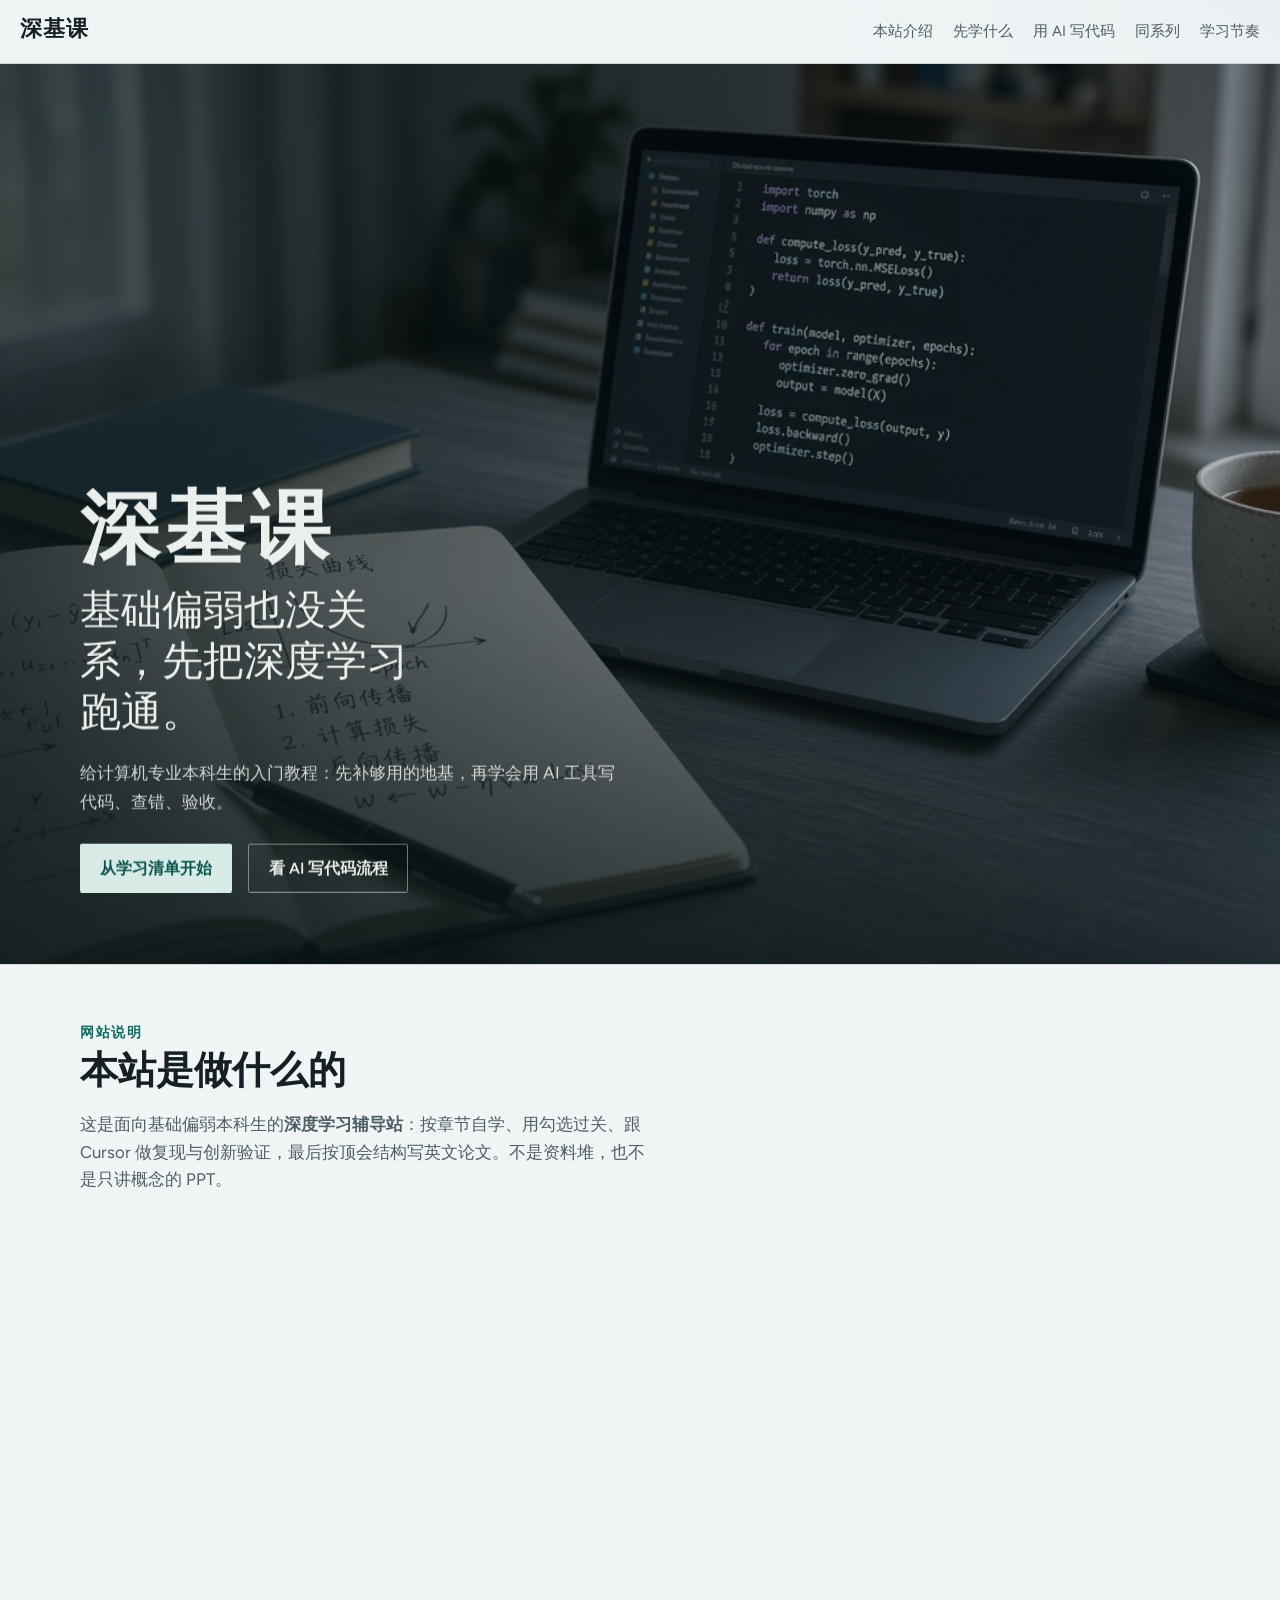
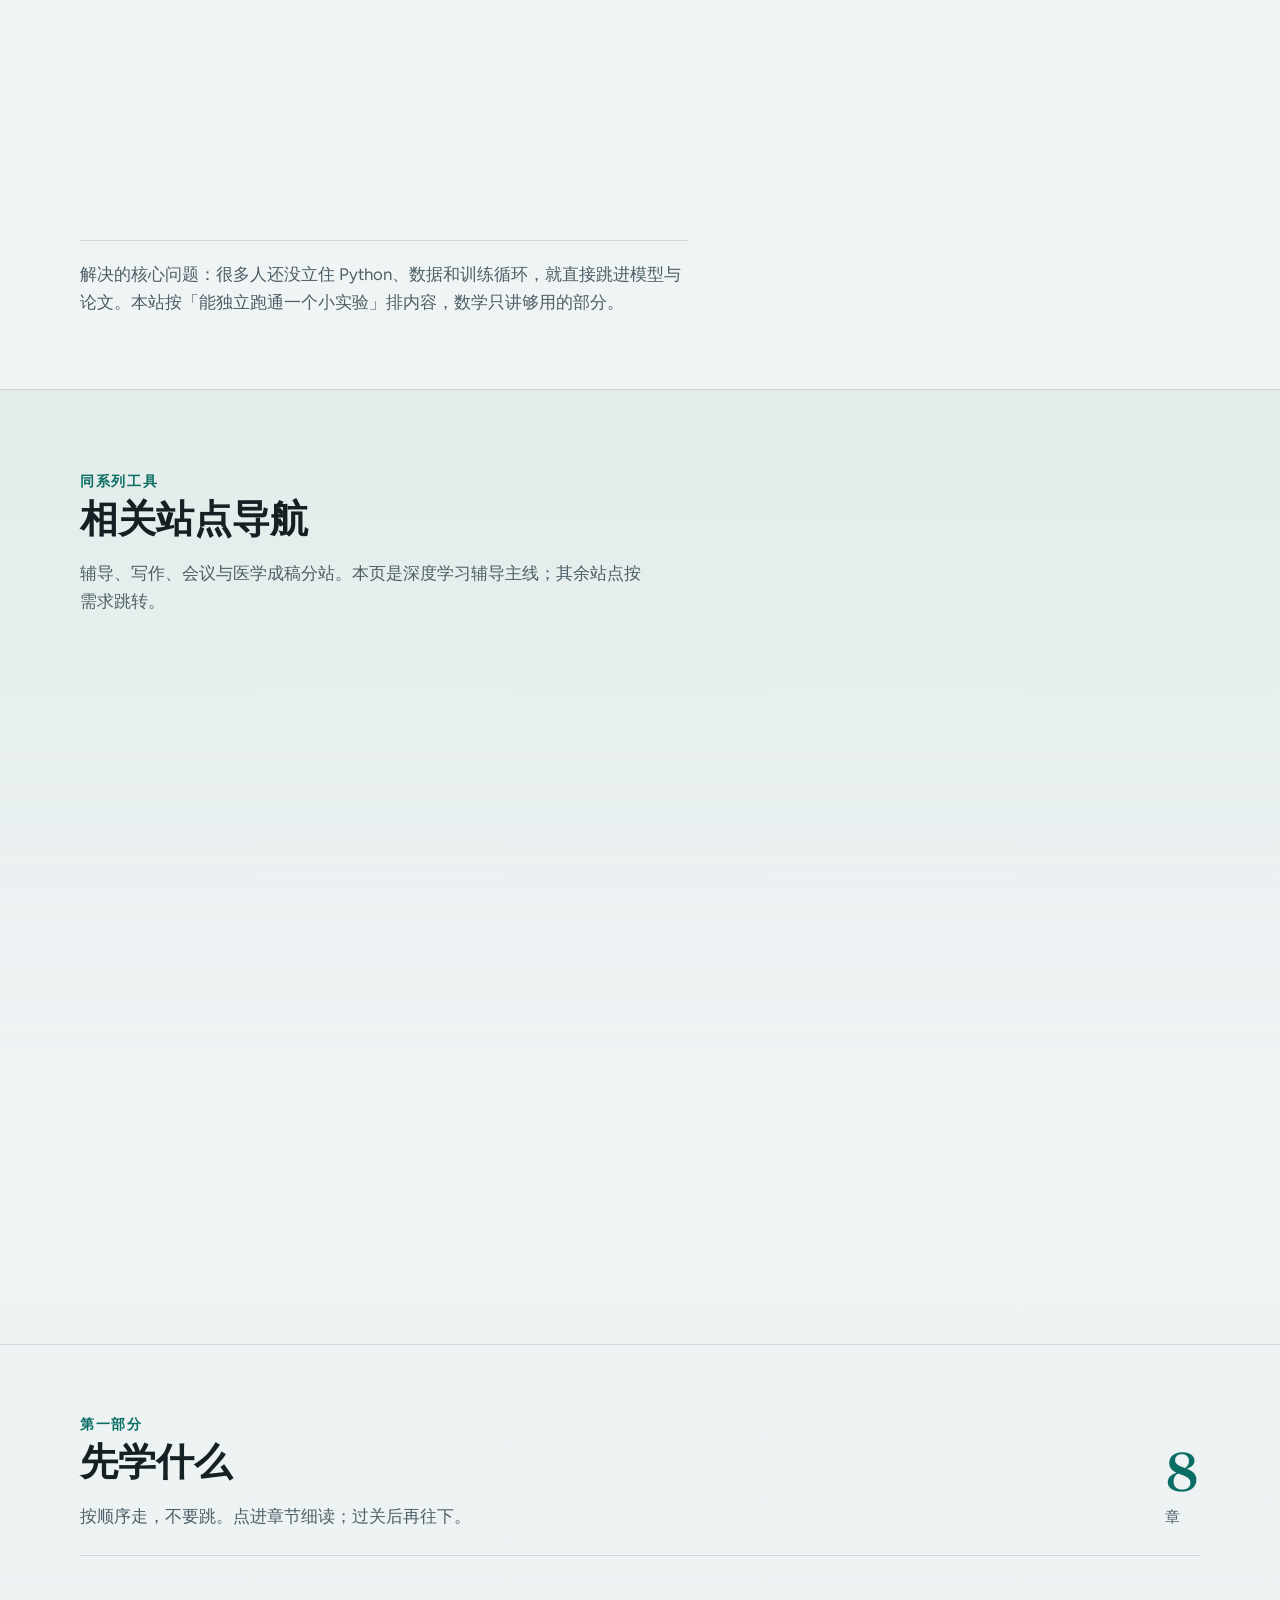
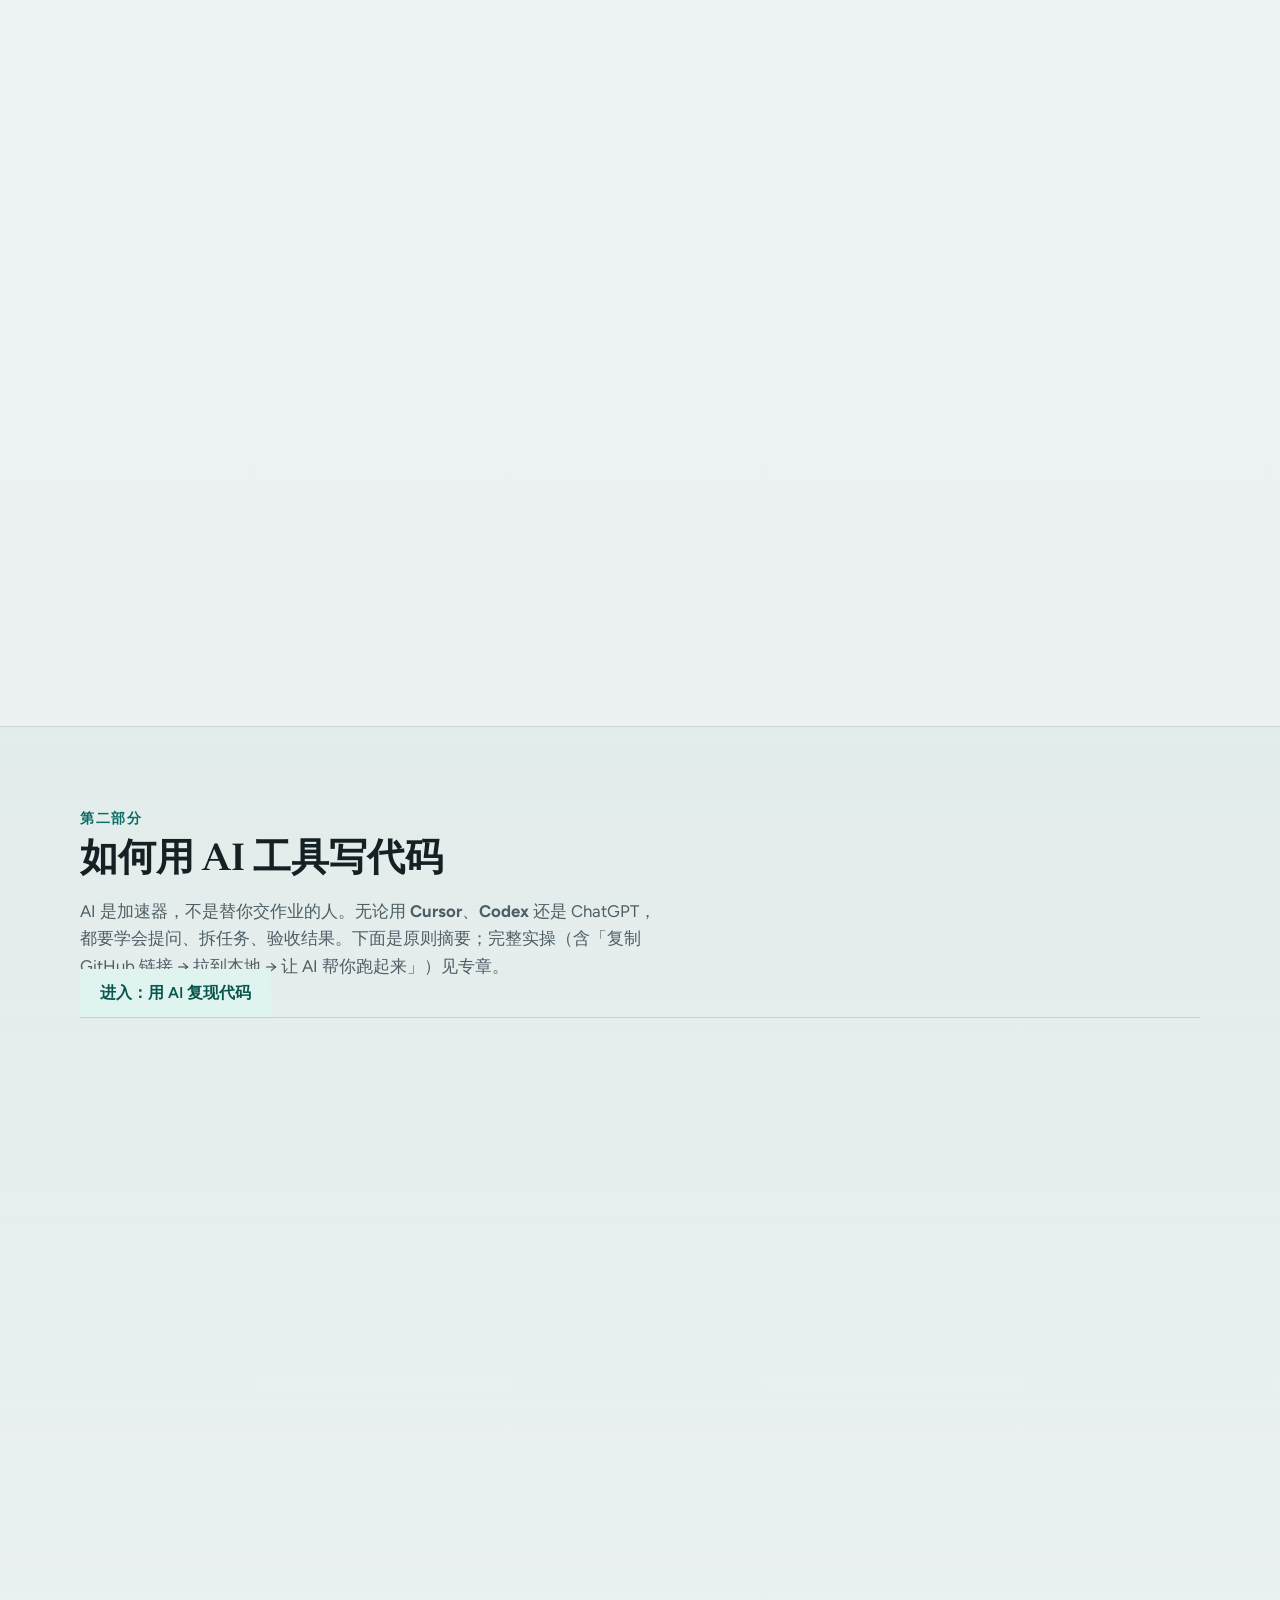
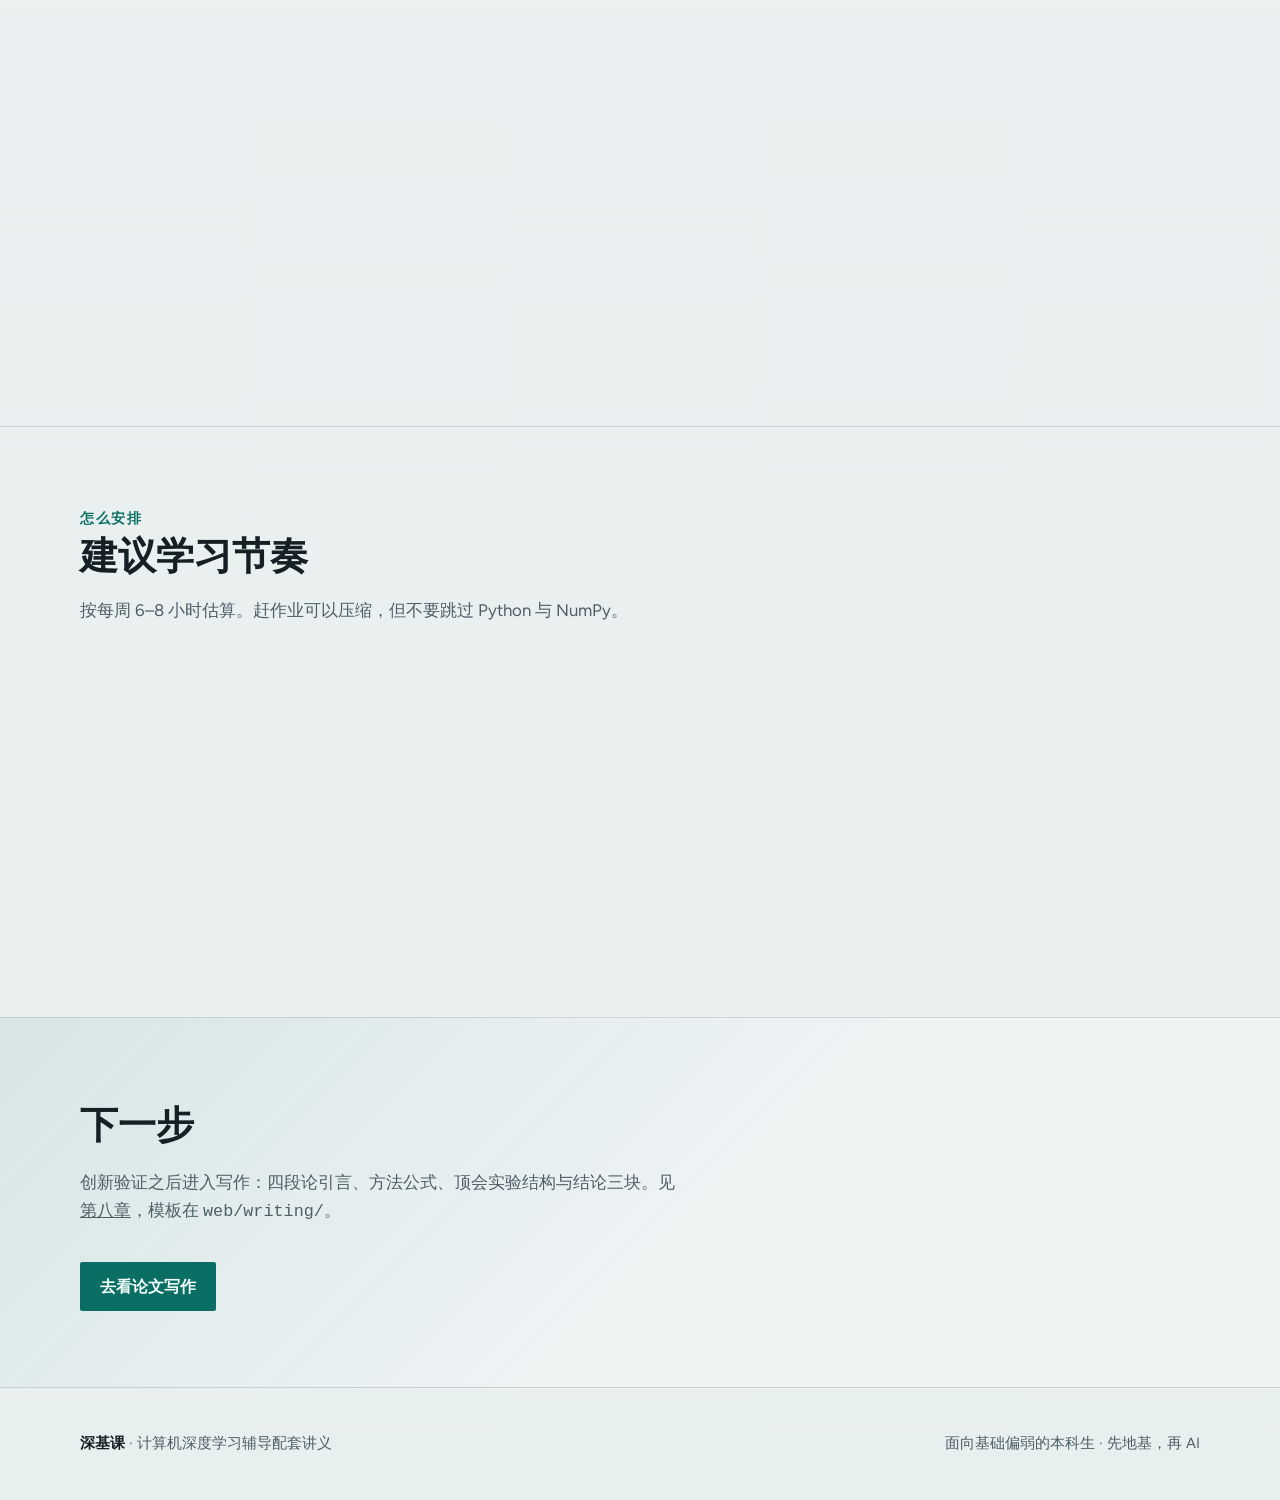
<file: index.html>
<!DOCTYPE html>
<html lang="zh-CN">
<head>
  <meta charset="UTF-8" />
  <meta http-equiv="refresh" content="0; url=web/index.html" />
  <link rel="canonical" href="web/index.html" />
  <title>深基课</title>
</head>
<body>
  <p><a href="web/index.html">进入深基课</a></p>
</body>
</html>
</file>
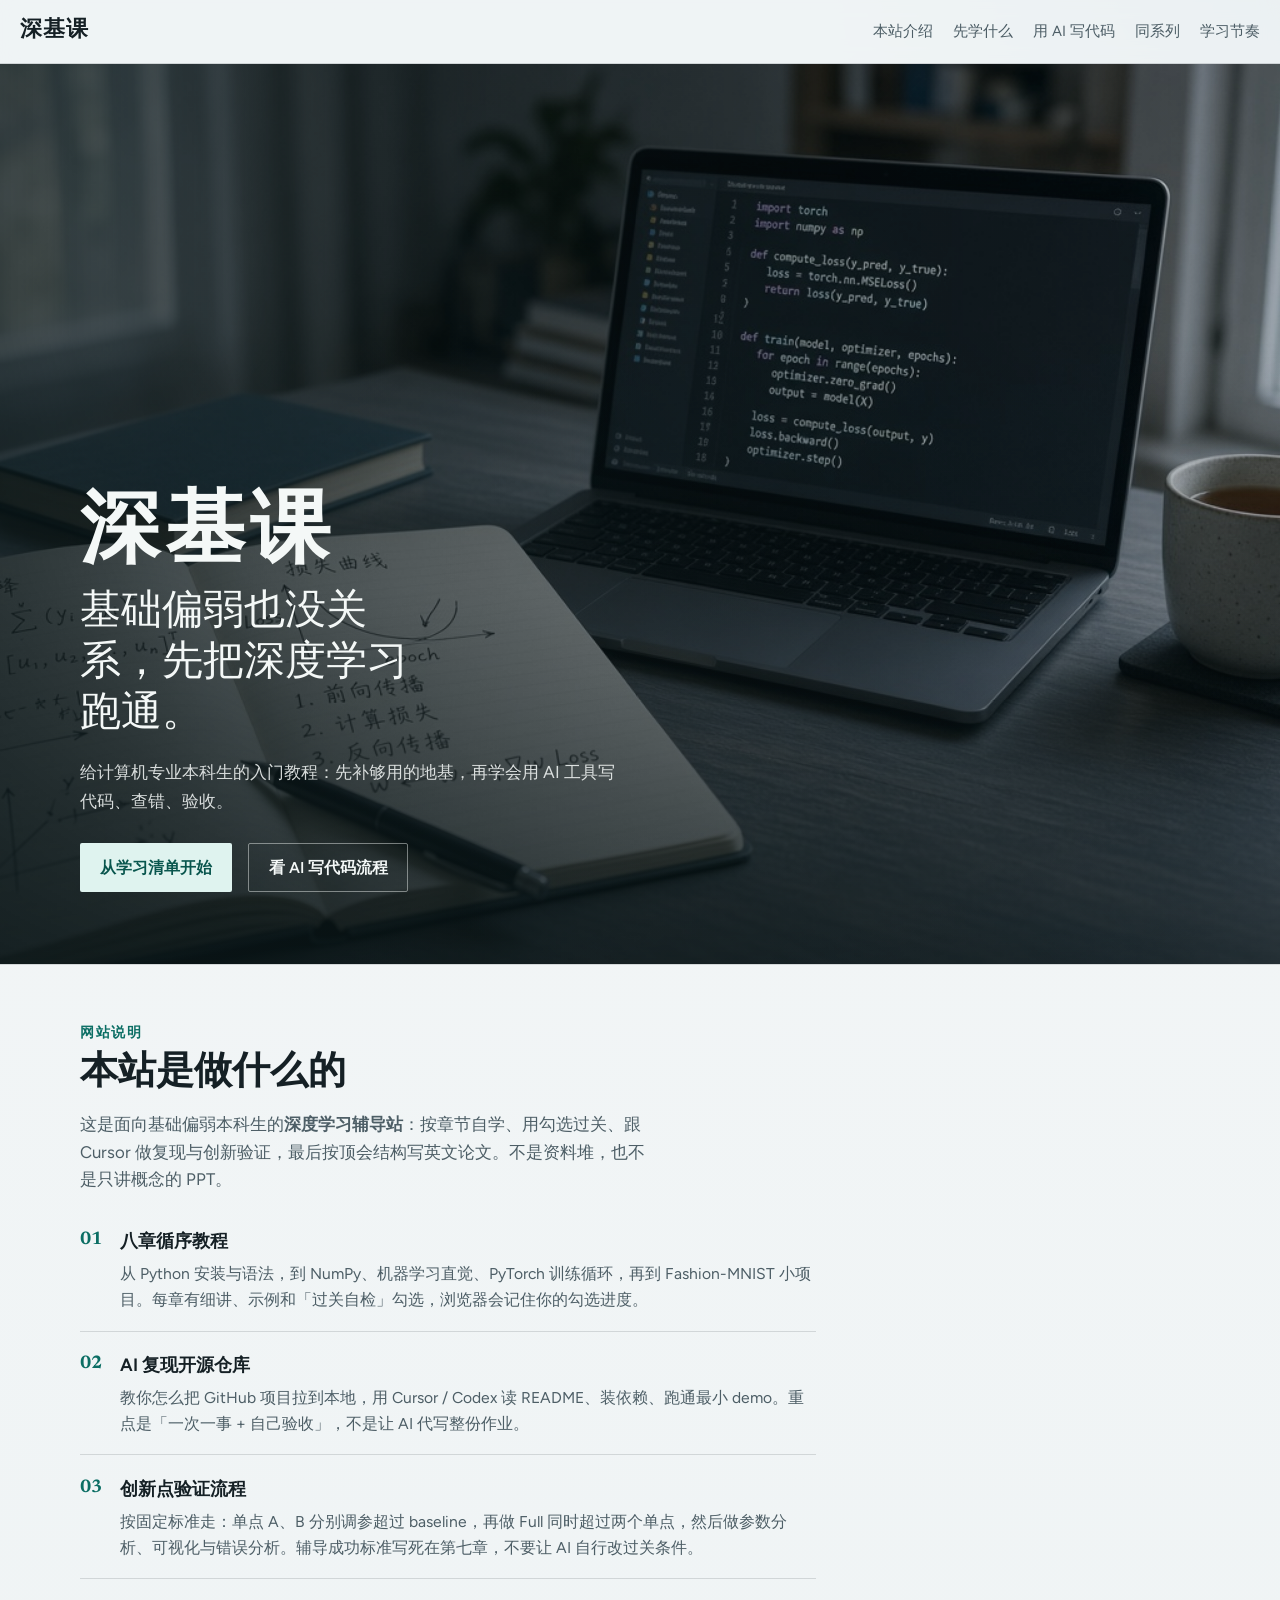
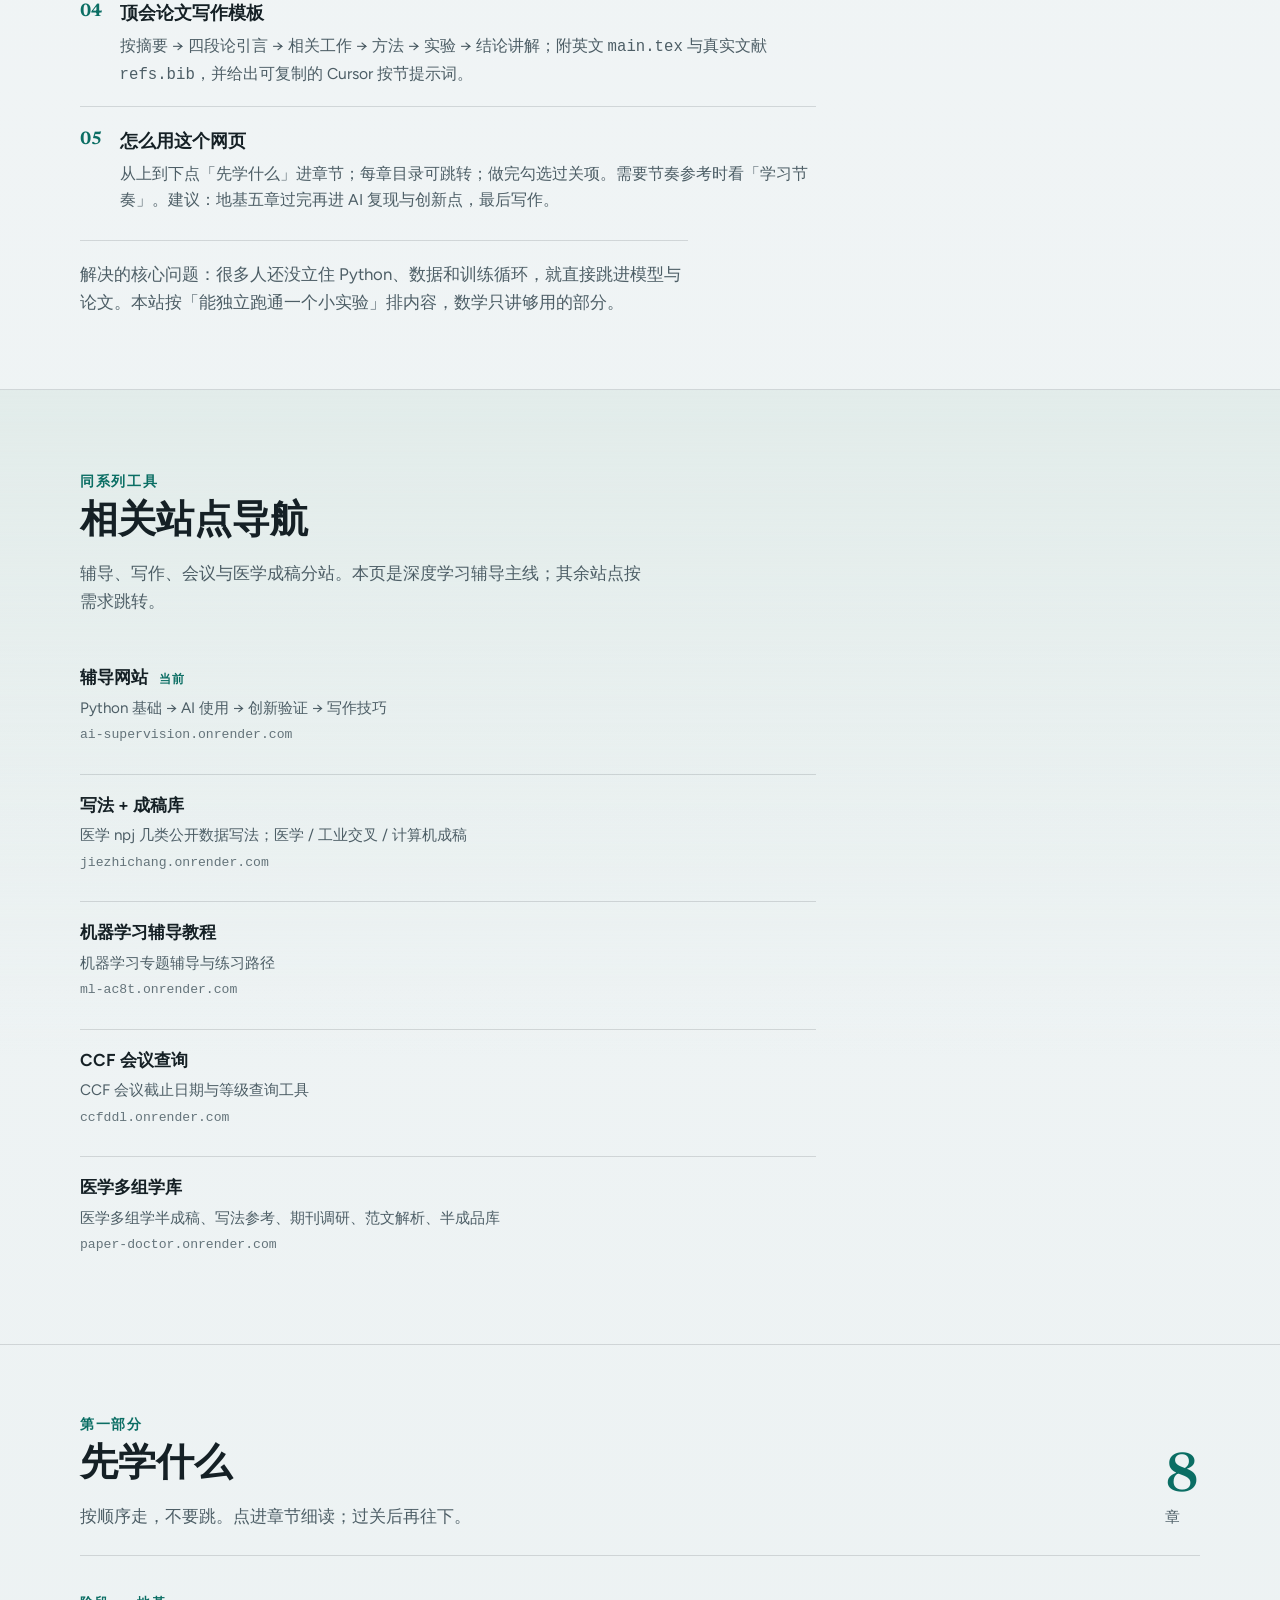
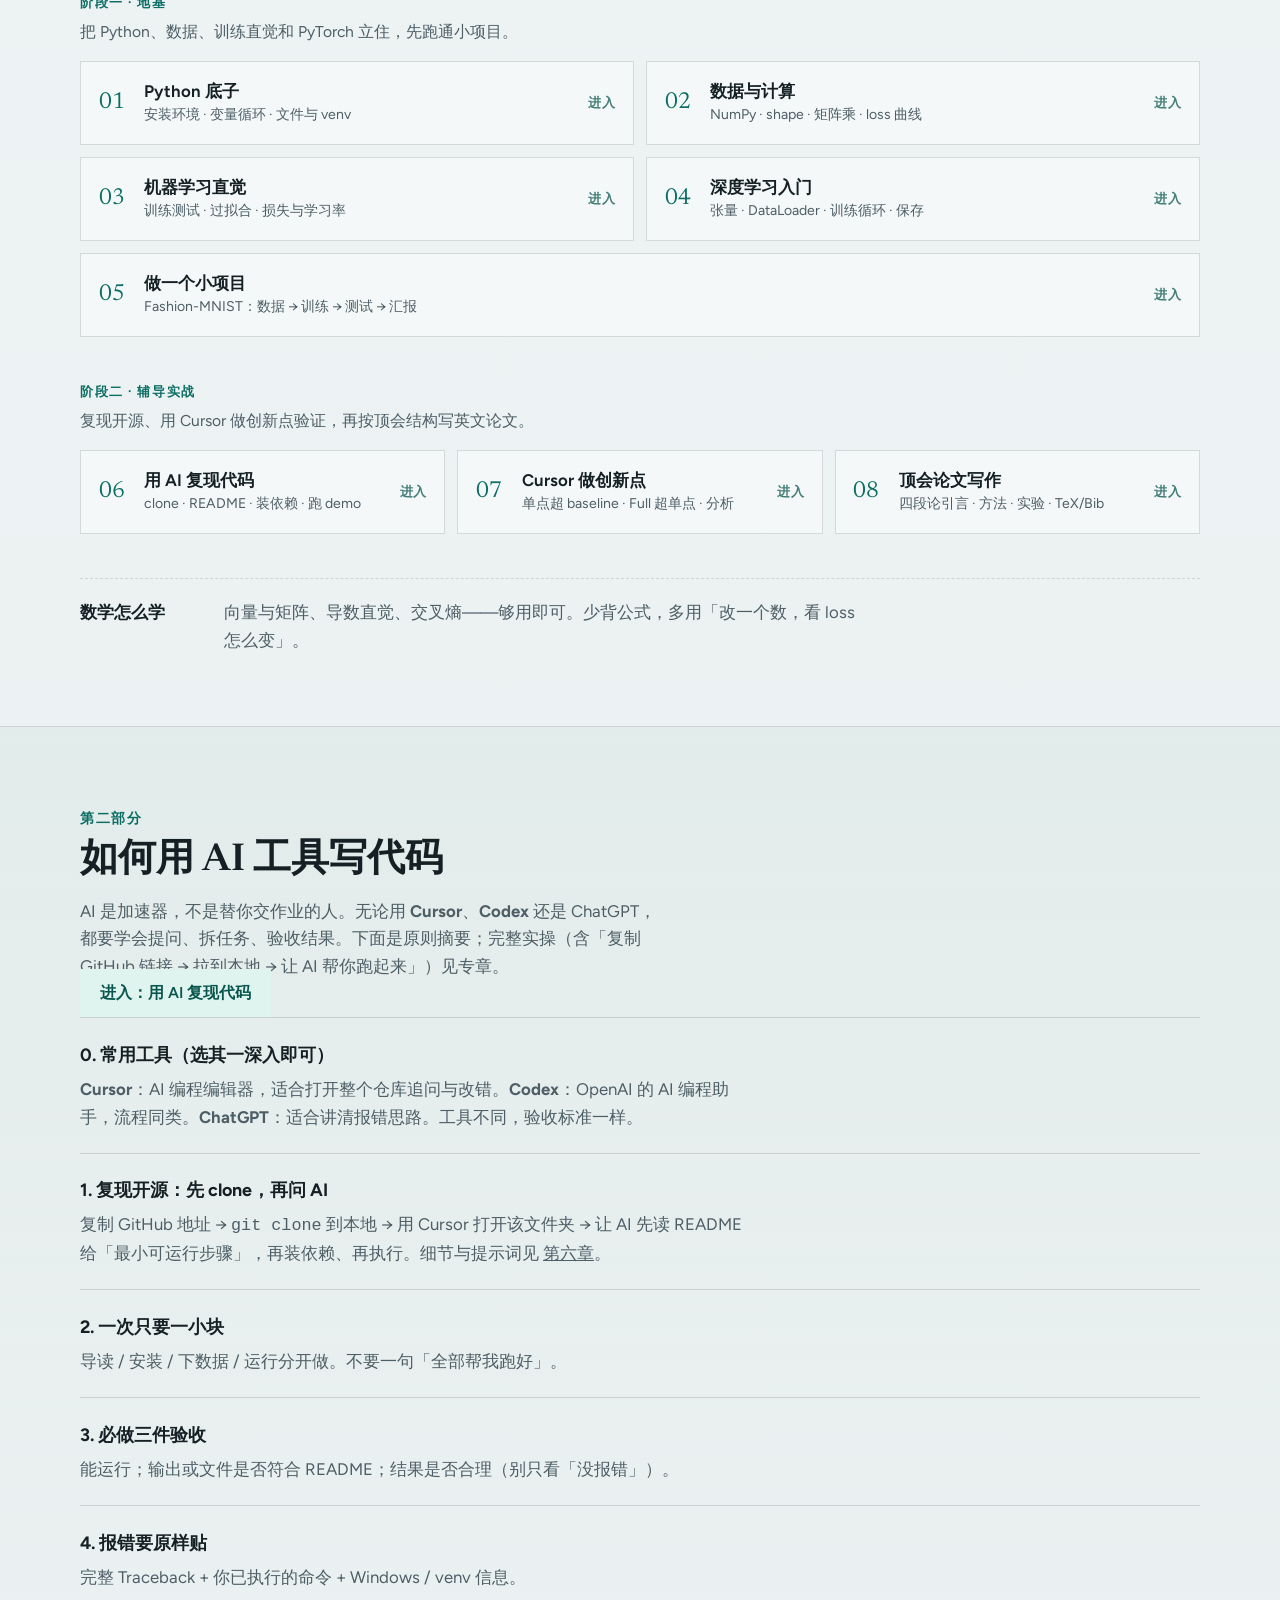
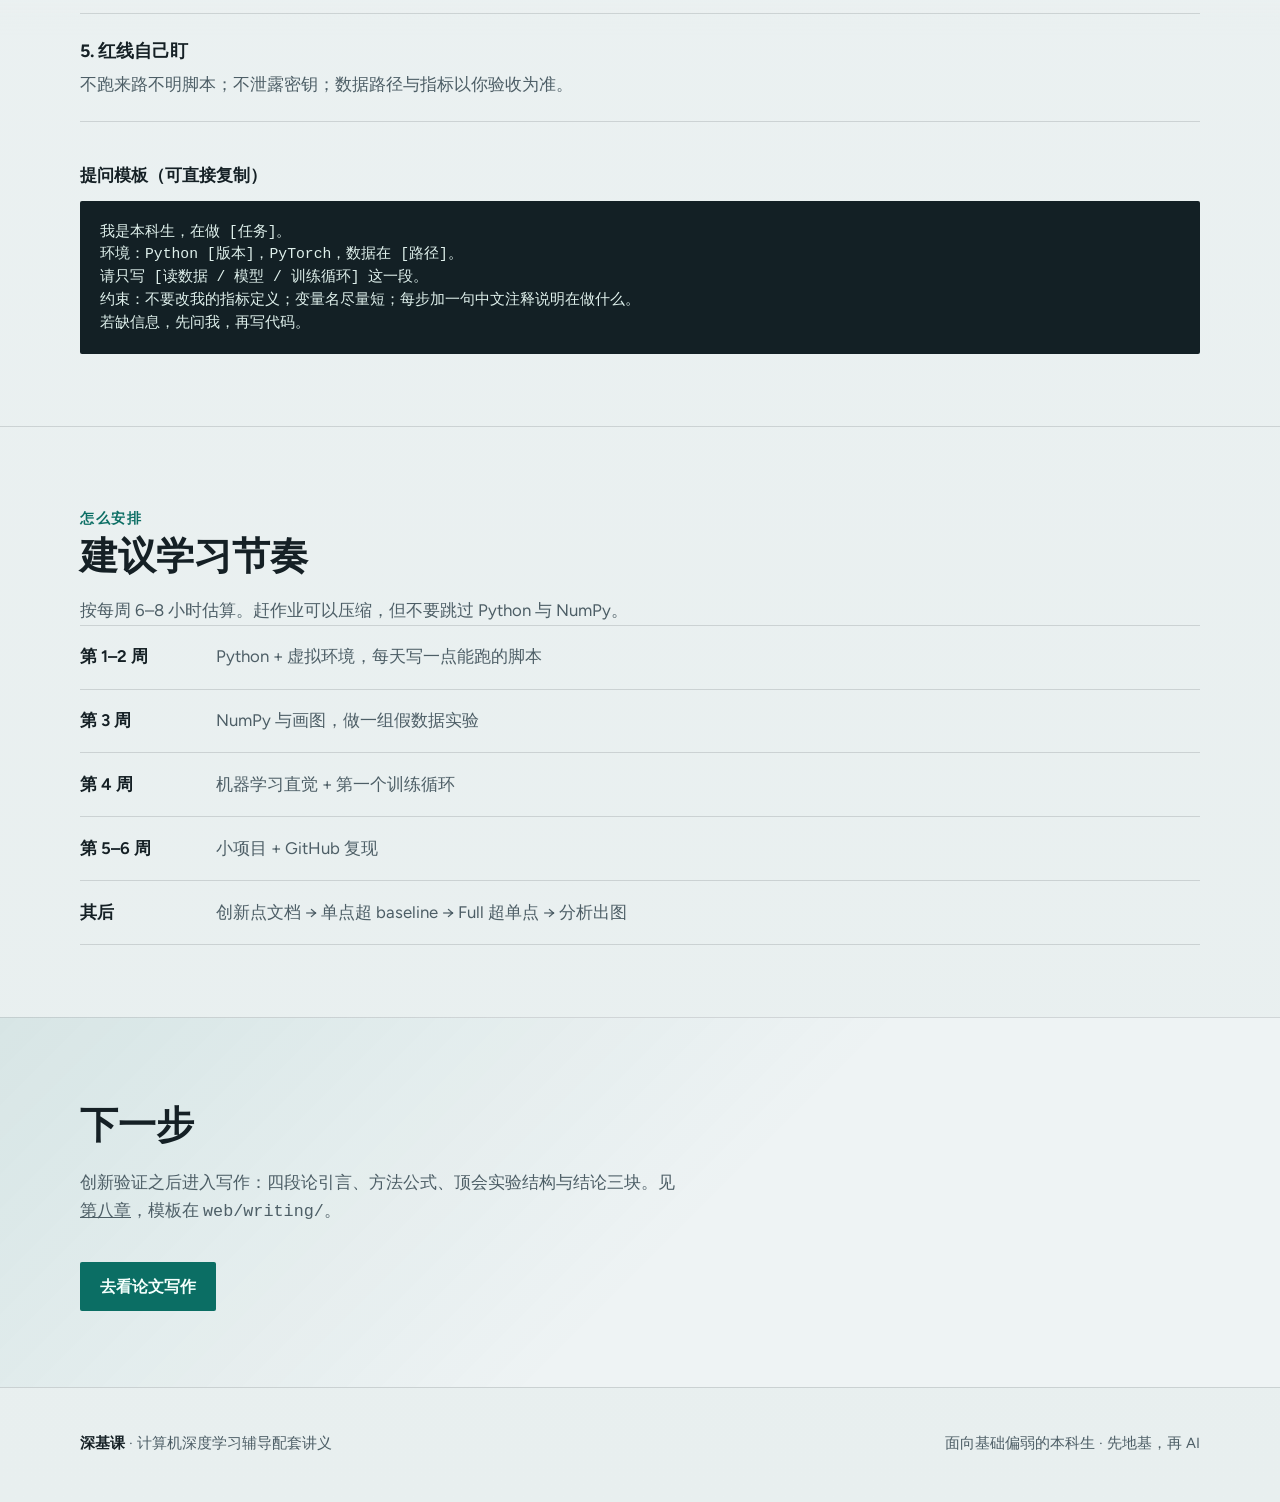
<file: web/index.html>
<!DOCTYPE html>
<html lang="zh-CN">
<head>
  <meta charset="UTF-8" />
  <meta name="viewport" content="width=device-width, initial-scale=1" />
  <title>深基课 · 本科深度学习入门</title>
  <meta name="description" content="给基础偏弱本科生的深度学习入门教程：先补地基，再用 AI 工具写代码。" />
  <link rel="preconnect" href="https://fonts.googleapis.com" />
  <link rel="preconnect" href="https://fonts.gstatic.com" crossorigin />
  <link href="https://fonts.googleapis.com/css2?family=Figtree:wght@400;500;600;700&family=Newsreader:opsz,wght@6..72,500;6..72,600;6..72,700&display=swap" rel="stylesheet" />
  <link rel="stylesheet" href="styles.css" />
</head>
<body>
  <a class="skip" href="#main">跳到正文</a>

  <header class="top">
    <a class="brand-mark" href="#top" aria-label="深基课首页">深基课</a>
    <nav class="nav" aria-label="页面导航">
      <a href="#about">本站介绍</a>
      <a href="#learn">先学什么</a>
      <a href="#ai">用 AI 写代码</a>
      <a href="#sites">同系列</a>
      <a href="#plan">学习节奏</a>
    </nav>
  </header>

  <main id="main">
    <section class="hero" id="top" aria-labelledby="hero-brand">
      <div class="hero-media" aria-hidden="true">
        <img src="assets/hero-desk.jpg" alt="" width="1600" height="900" />
      </div>
      <div class="hero-veil"></div>
      <div class="hero-copy">
        <p class="brand" id="hero-brand">深基课</p>
        <h1>基础偏弱也没关系，先把深度学习跑通。</h1>
        <p class="lede">给计算机专业本科生的入门教程：先补够用的地基，再学会用 AI 工具写代码、查错、验收。</p>
        <div class="cta-row">
          <a class="btn btn-primary" href="#learn">从学习清单开始</a>
          <a class="btn btn-ghost" href="#ai">看 AI 写代码流程</a>
        </div>
      </div>
    </section>

    <section class="band intro" id="about" aria-labelledby="about-title">
      <div class="wrap">
        <p class="section-kicker">网站说明</p>
        <h2 id="about-title">本站是做什么的</h2>
        <p class="section-lead measure">这是面向基础偏弱本科生的<strong>深度学习辅导站</strong>：按章节自学、用勾选过关、跟 Cursor 做复现与创新验证，最后按顶会结构写英文论文。不是资料堆，也不是只讲概念的 PPT。</p>

        <ol class="site-guide">
          <li class="reveal">
            <span class="site-guide-num" aria-hidden="true">01</span>
            <div>
              <h3>八章循序教程</h3>
              <p>从 Python 安装与语法，到 NumPy、机器学习直觉、PyTorch 训练循环，再到 Fashion-MNIST 小项目。每章有细讲、示例和「过关自检」勾选，浏览器会记住你的勾选进度。</p>
            </div>
          </li>
          <li class="reveal">
            <span class="site-guide-num" aria-hidden="true">02</span>
            <div>
              <h3>AI 复现开源仓库</h3>
              <p>教你怎么把 GitHub 项目拉到本地，用 Cursor / Codex 读 README、装依赖、跑通最小 demo。重点是「一次一事 + 自己验收」，不是让 AI 代写整份作业。</p>
            </div>
          </li>
          <li class="reveal">
            <span class="site-guide-num" aria-hidden="true">03</span>
            <div>
              <h3>创新点验证流程</h3>
              <p>按固定标准走：单点 A、B 分别调参超过 baseline，再做 Full 同时超过两个单点，然后做参数分析、可视化与错误分析。辅导成功标准写死在第七章，不要让 AI 自行改过关条件。</p>
            </div>
          </li>
          <li class="reveal">
            <span class="site-guide-num" aria-hidden="true">04</span>
            <div>
              <h3>顶会论文写作模板</h3>
              <p>按摘要 → 四段论引言 → 相关工作 → 方法 → 实验 → 结论讲解；附英文 <code>main.tex</code> 与真实文献 <code>refs.bib</code>，并给出可复制的 Cursor 按节提示词。</p>
            </div>
          </li>
          <li class="reveal">
            <span class="site-guide-num" aria-hidden="true">05</span>
            <div>
              <h3>怎么用这个网页</h3>
              <p>从上到下点「先学什么」进章节；每章目录可跳转；做完勾选过关项。需要节奏参考时看「学习节奏」。建议：地基五章过完再进 AI 复现与创新点，最后写作。</p>
            </div>
          </li>
        </ol>

        <p class="site-guide-foot measure">解决的核心问题：很多人还没立住 Python、数据和训练循环，就直接跳进模型与论文。本站按「能独立跑通一个小实验」排内容，数学只讲够用的部分。</p>
      </div>
    </section>

    <section class="band band-tint" id="sites" aria-labelledby="sites-title">
      <div class="wrap">
        <p class="section-kicker">同系列工具</p>
        <h2 id="sites-title">相关站点导航</h2>
        <p class="section-lead measure">辅导、写作、会议与医学成稿分站。本页是深度学习辅导主线；其余站点按需求跳转。</p>

        <ul class="sister-list">
          <li class="reveal sister-current">
            <p class="sister-name">辅导网站 <span class="sister-tag">当前</span></p>
            <p class="sister-desc">Python 基础 → AI 使用 → 创新验证 → 写作技巧</p>
            <p class="sister-url">ai-supervision.onrender.com</p>
          </li>
          <li class="reveal">
            <a class="sister-hit" href="https://jiezhichang.onrender.com" target="_blank" rel="noopener noreferrer">
              <p class="sister-name">写法 + 成稿库</p>
              <p class="sister-desc">医学 npj 几类公开数据写法；医学 / 工业交叉 / 计算机成稿</p>
              <p class="sister-url">jiezhichang.onrender.com</p>
            </a>
          </li>
          <li class="reveal">
            <a class="sister-hit" href="https://ml-ac8t.onrender.com" target="_blank" rel="noopener noreferrer">
              <p class="sister-name">机器学习辅导教程</p>
              <p class="sister-desc">机器学习专题辅导与练习路径</p>
              <p class="sister-url">ml-ac8t.onrender.com</p>
            </a>
          </li>
          <li class="reveal">
            <a class="sister-hit" href="https://ccfddl.onrender.com/" target="_blank" rel="noopener noreferrer">
              <p class="sister-name">CCF 会议查询</p>
              <p class="sister-desc">CCF 会议截止日期与等级查询工具</p>
              <p class="sister-url">ccfddl.onrender.com</p>
            </a>
          </li>
          <li class="reveal">
            <a class="sister-hit" href="https://paper-doctor.onrender.com/" target="_blank" rel="noopener noreferrer">
              <p class="sister-name">医学多组学库</p>
              <p class="sister-desc">医学多组学半成稿、写法参考、期刊调研、范文解析、半成品库</p>
              <p class="sister-url">paper-doctor.onrender.com</p>
            </a>
          </li>
        </ul>
      </div>
    </section>

    <section class="band learn-band" id="learn" aria-labelledby="learn-title">
      <div class="wrap">
        <header class="learn-head">
          <div>
            <p class="section-kicker">第一部分</p>
            <h2 id="learn-title">先学什么</h2>
            <p class="section-lead">按顺序走，不要跳。点进章节细读；过关后再往下。</p>
          </div>
          <p class="learn-count" aria-hidden="true"><span>8</span> 章</p>
        </header>

        <div class="learn-stages">
          <div class="learn-stage reveal">
            <div class="learn-stage-head">
              <p class="learn-stage-label">阶段一 · 地基</p>
              <p class="learn-stage-desc">把 Python、数据、训练直觉和 PyTorch 立住，先跑通小项目。</p>
            </div>
            <ol class="path-grid">
              <li>
                <a class="path-tile" href="python-basics.html">
                  <span class="path-num">01</span>
                  <span class="path-body">
                    <span class="path-title">Python 底子</span>
                    <span class="path-sum">安装环境 · 变量循环 · 文件与 venv</span>
                  </span>
                  <span class="path-go">进入</span>
                </a>
              </li>
              <li>
                <a class="path-tile" href="data-computing.html">
                  <span class="path-num">02</span>
                  <span class="path-body">
                    <span class="path-title">数据与计算</span>
                    <span class="path-sum">NumPy · shape · 矩阵乘 · loss 曲线</span>
                  </span>
                  <span class="path-go">进入</span>
                </a>
              </li>
              <li>
                <a class="path-tile" href="ml-intuition.html">
                  <span class="path-num">03</span>
                  <span class="path-body">
                    <span class="path-title">机器学习直觉</span>
                    <span class="path-sum">训练测试 · 过拟合 · 损失与学习率</span>
                  </span>
                  <span class="path-go">进入</span>
                </a>
              </li>
              <li>
                <a class="path-tile" href="pytorch-intro.html">
                  <span class="path-num">04</span>
                  <span class="path-body">
                    <span class="path-title">深度学习入门</span>
                    <span class="path-sum">张量 · DataLoader · 训练循环 · 保存</span>
                  </span>
                  <span class="path-go">进入</span>
                </a>
              </li>
              <li class="path-span">
                <a class="path-tile" href="project-mini.html">
                  <span class="path-num">05</span>
                  <span class="path-body">
                    <span class="path-title">做一个小项目</span>
                    <span class="path-sum">Fashion-MNIST：数据 → 训练 → 测试 → 汇报</span>
                  </span>
                  <span class="path-go">进入</span>
                </a>
              </li>
            </ol>
          </div>

          <div class="learn-stage reveal">
            <div class="learn-stage-head">
              <p class="learn-stage-label">阶段二 · 辅导实战</p>
              <p class="learn-stage-desc">复现开源、用 Cursor 做创新点验证，再按顶会结构写英文论文。</p>
            </div>
            <ol class="path-grid path-grid-3">
              <li>
                <a class="path-tile" href="ai-tools.html">
                  <span class="path-num">06</span>
                  <span class="path-body">
                    <span class="path-title">用 AI 复现代码</span>
                    <span class="path-sum">clone · README · 装依赖 · 跑 demo</span>
                  </span>
                  <span class="path-go">进入</span>
                </a>
              </li>
              <li>
                <a class="path-tile" href="innovation-pipeline.html">
                  <span class="path-num">07</span>
                  <span class="path-body">
                    <span class="path-title">Cursor 做创新点</span>
                    <span class="path-sum">单点超 baseline · Full 超单点 · 分析</span>
                  </span>
                  <span class="path-go">进入</span>
                </a>
              </li>
              <li>
                <a class="path-tile" href="paper-writing.html">
                  <span class="path-num">08</span>
                  <span class="path-body">
                    <span class="path-title">顶会论文写作</span>
                    <span class="path-sum">四段论引言 · 方法 · 实验 · TeX/Bib</span>
                  </span>
                  <span class="path-go">进入</span>
                </a>
              </li>
            </ol>
          </div>
        </div>

        <aside class="note learn-note reveal">
          <h3>数学怎么学</h3>
          <p>向量与矩阵、导数直觉、交叉熵——够用即可。少背公式，多用「改一个数，看 loss 怎么变」。</p>
        </aside>
      </div>
    </section>

    <section class="band band-tint" id="ai" aria-labelledby="ai-title">
      <div class="wrap">
        <p class="section-kicker">第二部分</p>
        <h2 id="ai-title">如何用 AI 工具写代码</h2>
        <p class="section-lead measure">AI 是加速器，不是替你交作业的人。无论用 <strong>Cursor</strong>、<strong>Codex</strong> 还是 ChatGPT，都要学会提问、拆任务、验收结果。下面是原则摘要；完整实操（含「复制 GitHub 链接 → 拉到本地 → 让 AI 帮你跑起来」）见专章。</p>
        <p class="section-lead measure" style="margin-top:-1.25rem"><a class="btn btn-primary" href="ai-tools.html" style="display:inline-flex;margin-top:0.5rem">进入：用 AI 复现代码</a></p>

        <div class="flow">
          <article class="flow-step reveal">
            <h3>0. 常用工具（选其一深入即可）</h3>
            <p><strong>Cursor</strong>：AI 编程编辑器，适合打开整个仓库追问与改错。<strong>Codex</strong>：OpenAI 的 AI 编程助手，流程同类。<strong>ChatGPT</strong>：适合讲清报错思路。工具不同，验收标准一样。</p>
          </article>
          <article class="flow-step reveal">
            <h3>1. 复现开源：先 clone，再问 AI</h3>
            <p>复制 GitHub 地址 → <code>git clone</code> 到本地 → 用 Cursor 打开该文件夹 → 让 AI 先读 README 给「最小可运行步骤」，再装依赖、再执行。细节与提示词见 <a href="ai-tools.html">第六章</a>。</p>
          </article>
          <article class="flow-step reveal">
            <h3>2. 一次只要一小块</h3>
            <p>导读 / 安装 / 下数据 / 运行分开做。不要一句「全部帮我跑好」。</p>
          </article>
          <article class="flow-step reveal">
            <h3>3. 必做三件验收</h3>
            <p>能运行；输出或文件是否符合 README；结果是否合理（别只看「没报错」）。</p>
          </article>
          <article class="flow-step reveal">
            <h3>4. 报错要原样贴</h3>
            <p>完整 Traceback + 你已执行的命令 + Windows / venv 信息。</p>
          </article>
          <article class="flow-step reveal">
            <h3>5. 红线自己盯</h3>
            <p>不跑来路不明脚本；不泄露密钥；数据路径与指标以你验收为准。</p>
          </article>
        </div>

        <div class="prompt-block reveal">
          <h3>提问模板（可直接复制）</h3>
          <pre><code>我是本科生，在做 [任务]。
环境：Python [版本]，PyTorch，数据在 [路径]。
请只写 [读数据 / 模型 / 训练循环] 这一段。
约束：不要改我的指标定义；变量名尽量短；每步加一句中文注释说明在做什么。
若缺信息，先问我，再写代码。</code></pre>
        </div>
      </div>
    </section>

    <section class="band" id="plan" aria-labelledby="plan-title">
      <div class="wrap">
        <p class="section-kicker">怎么安排</p>
        <h2 id="plan-title">建议学习节奏</h2>
        <p class="section-lead measure">按每周 6–8 小时估算。赶作业可以压缩，但不要跳过 Python 与 NumPy。</p>

        <ul class="weeks">
          <li class="reveal"><strong>第 1–2 周</strong><span>Python + 虚拟环境，每天写一点能跑的脚本</span></li>
          <li class="reveal"><strong>第 3 周</strong><span>NumPy 与画图，做一组假数据实验</span></li>
          <li class="reveal"><strong>第 4 周</strong><span>机器学习直觉 + 第一个训练循环</span></li>
          <li class="reveal"><strong>第 5–6 周</strong><span>小项目 + GitHub 复现</span></li>
          <li class="reveal"><strong>其后</strong><span>创新点文档 → 单点超 baseline → Full 超单点 → 分析出图</span></li>
        </ul>
      </div>
    </section>

    <section class="band close" aria-labelledby="close-title">
      <div class="wrap close-inner">
        <h2 id="close-title">下一步</h2>
        <p class="measure">创新验证之后进入写作：四段论引言、方法公式、顶会实验结构与结论三块。见 <a href="paper-writing.html">第八章</a>，模板在 <code>web/writing/</code>。</p>
        <a class="btn btn-primary" href="paper-writing.html">去看论文写作</a>
      </div>
    </section>
  </main>

  <footer class="foot">
    <div class="wrap foot-inner">
      <p><span class="brand-inline">深基课</span> · 计算机深度学习辅导配套讲义</p>
      <p class="muted">面向基础偏弱的本科生 · 先地基，再 AI</p>
    </div>
  </footer>

  <script src="main.js"></script>
</body>
</html>
</file>
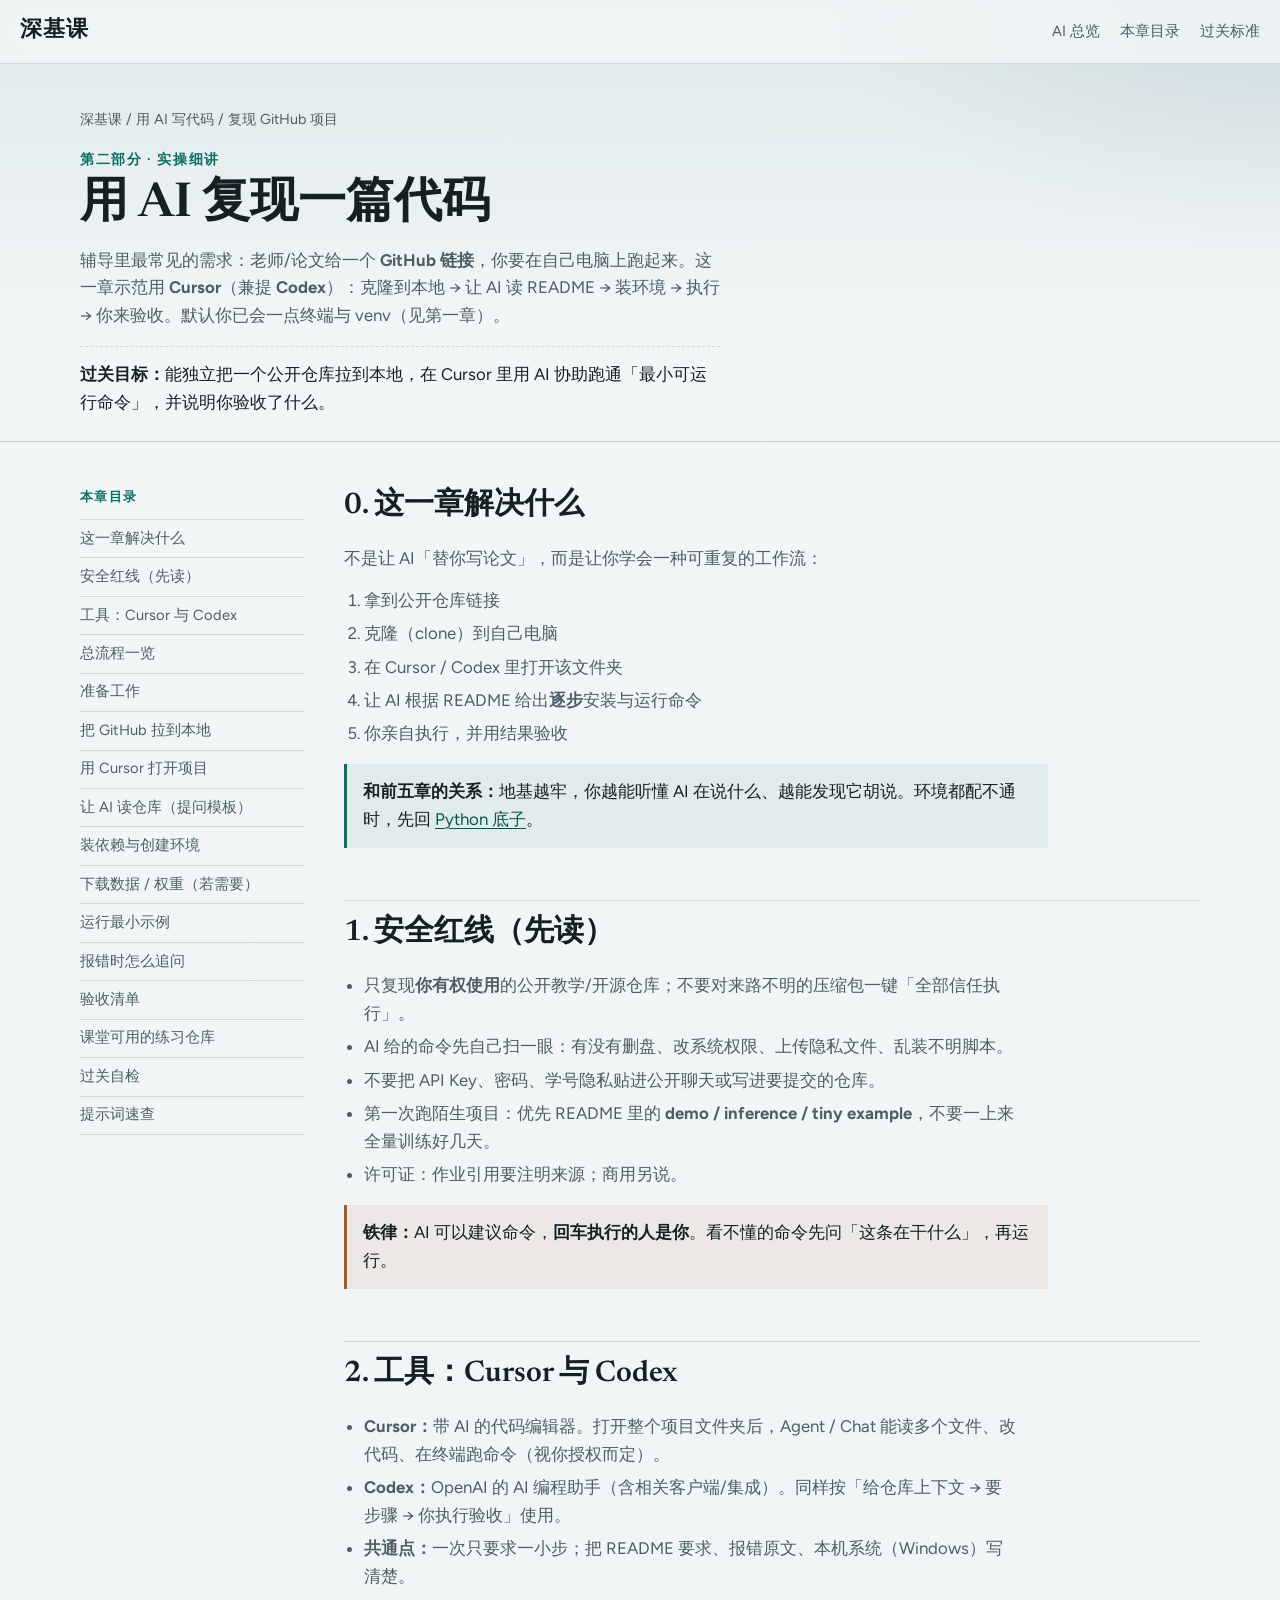
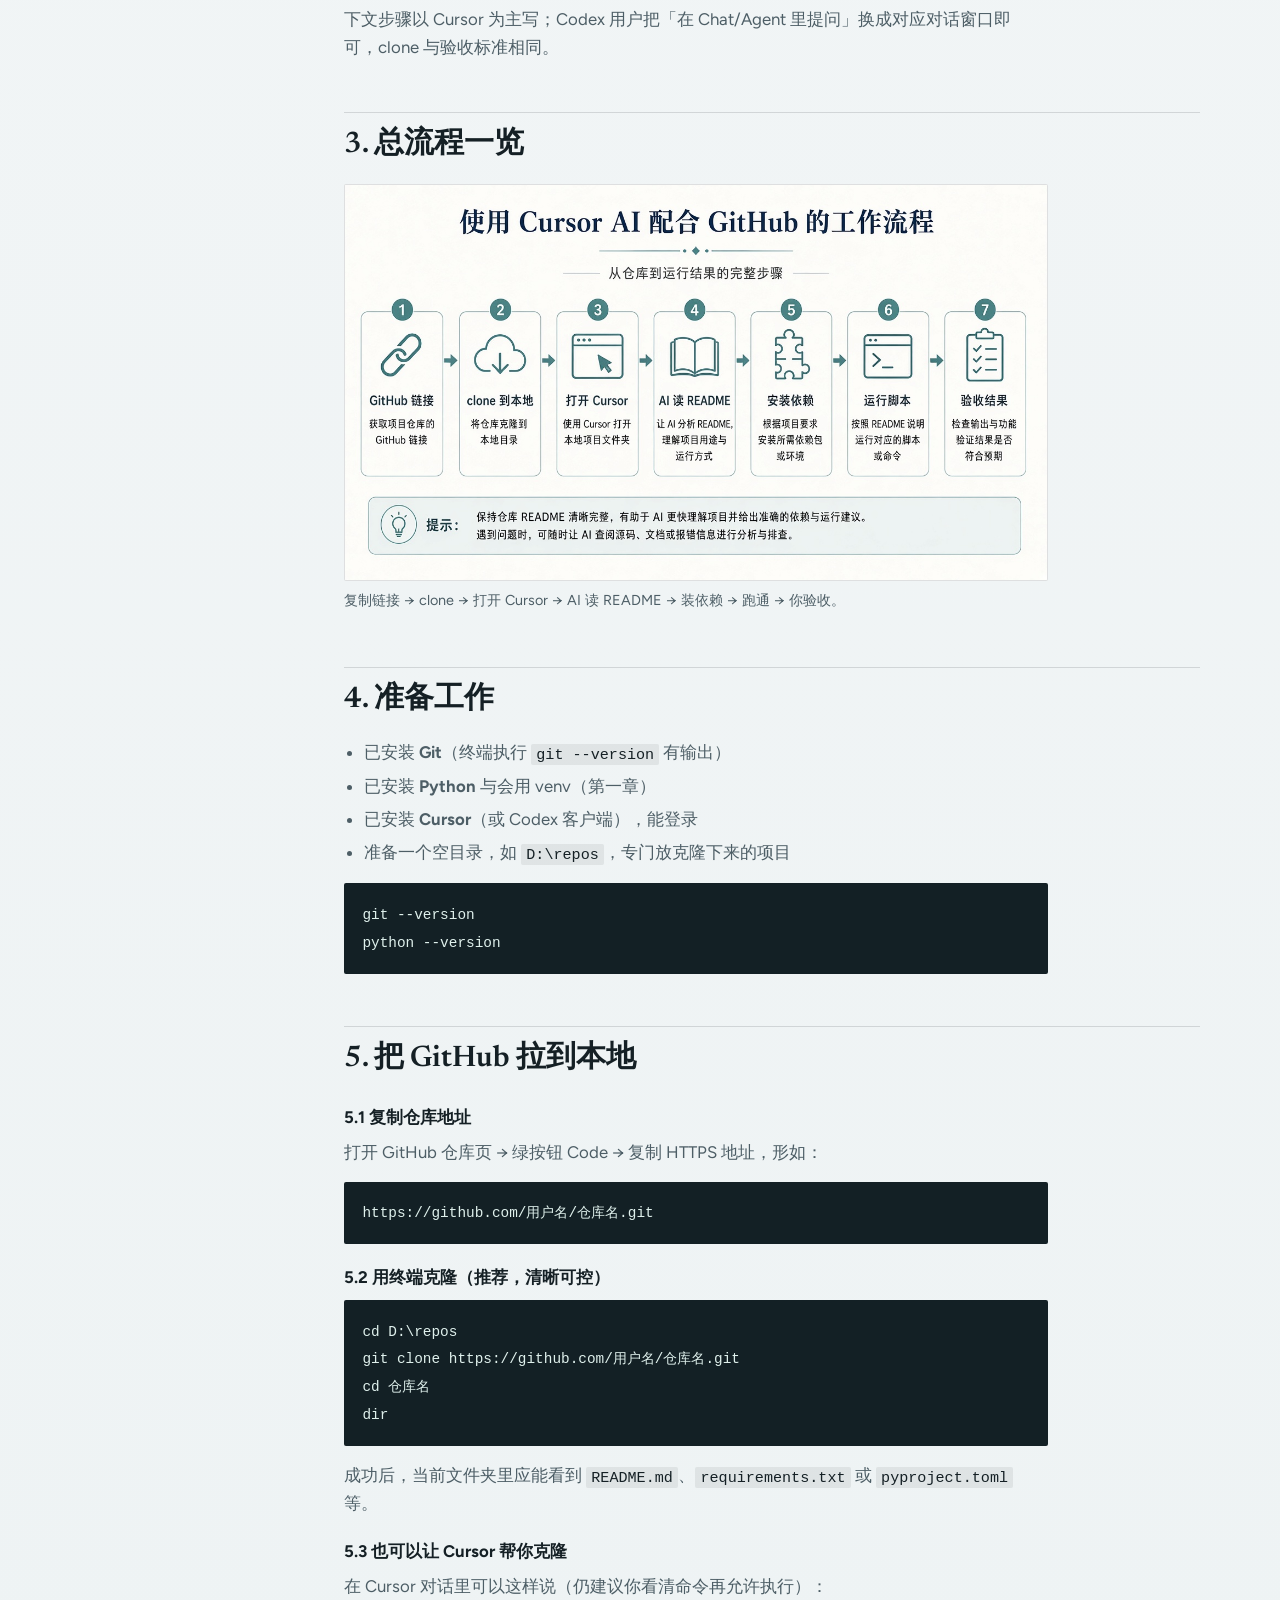
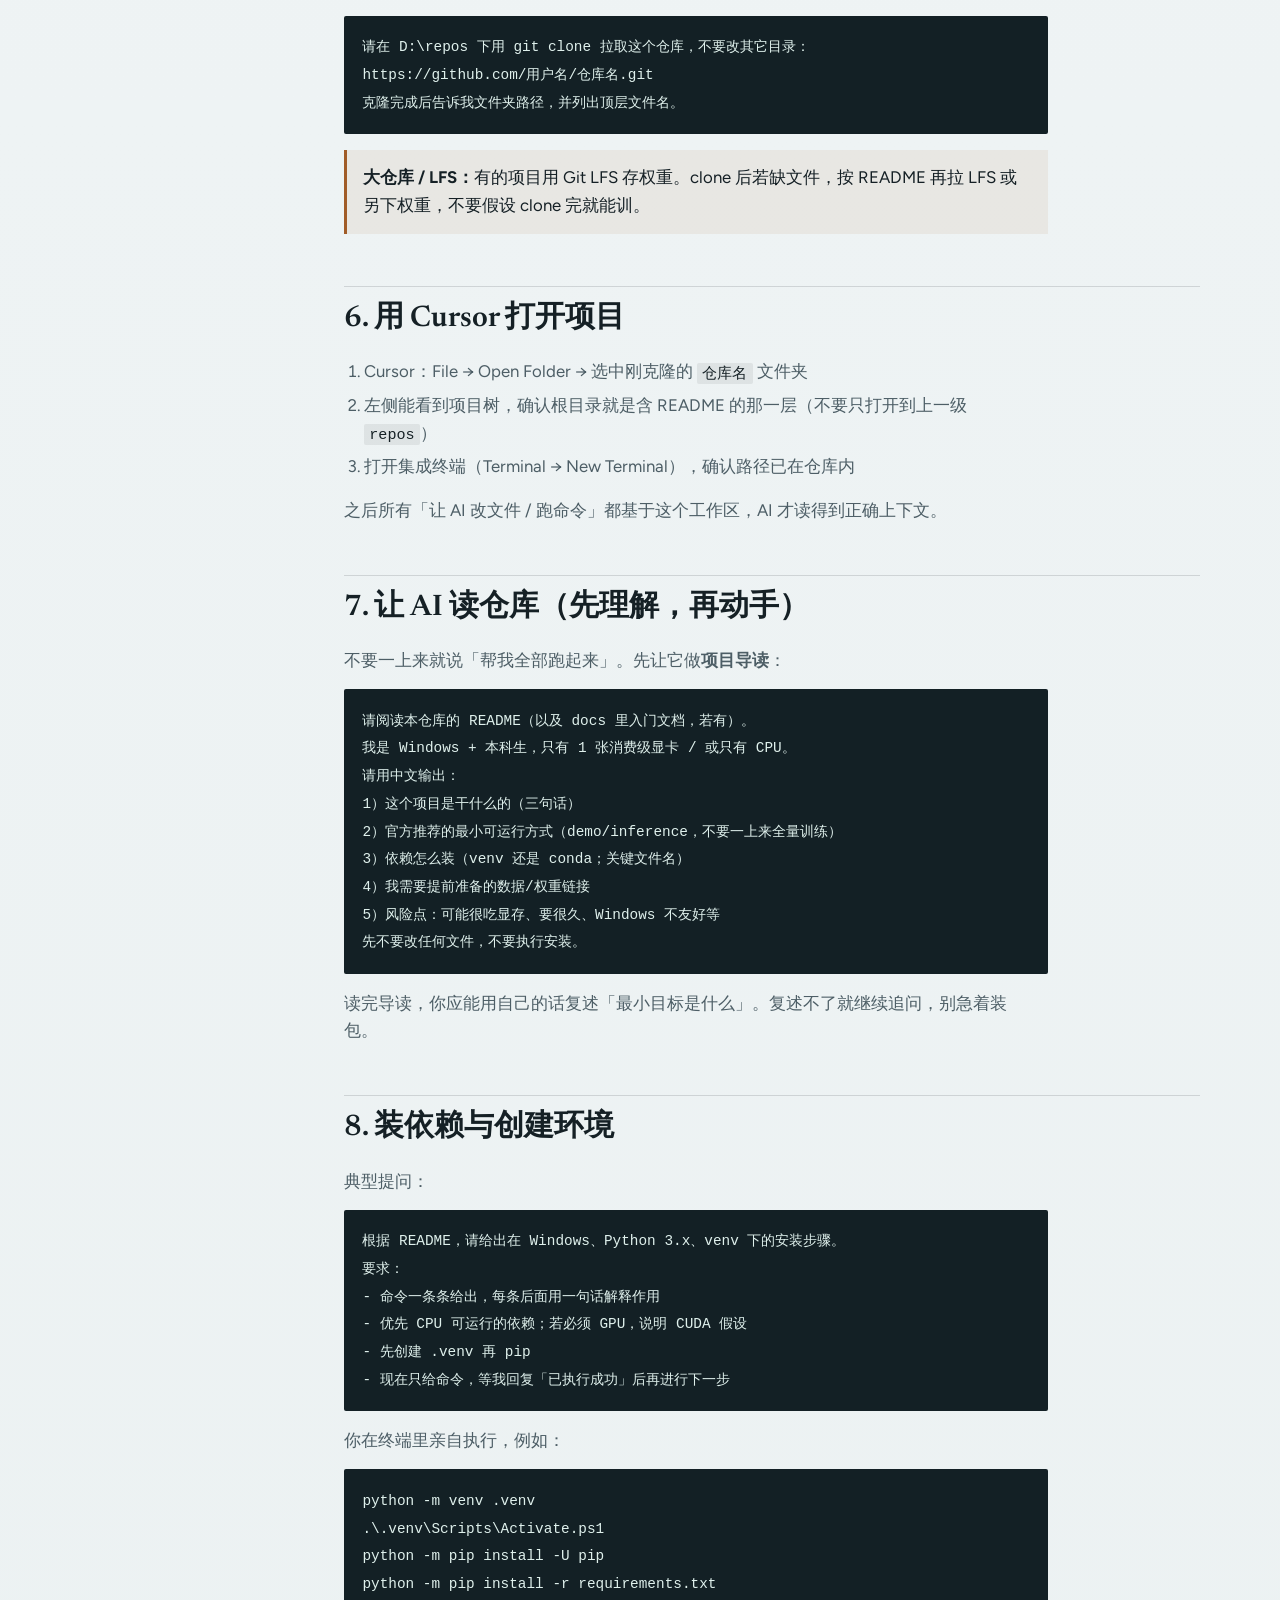
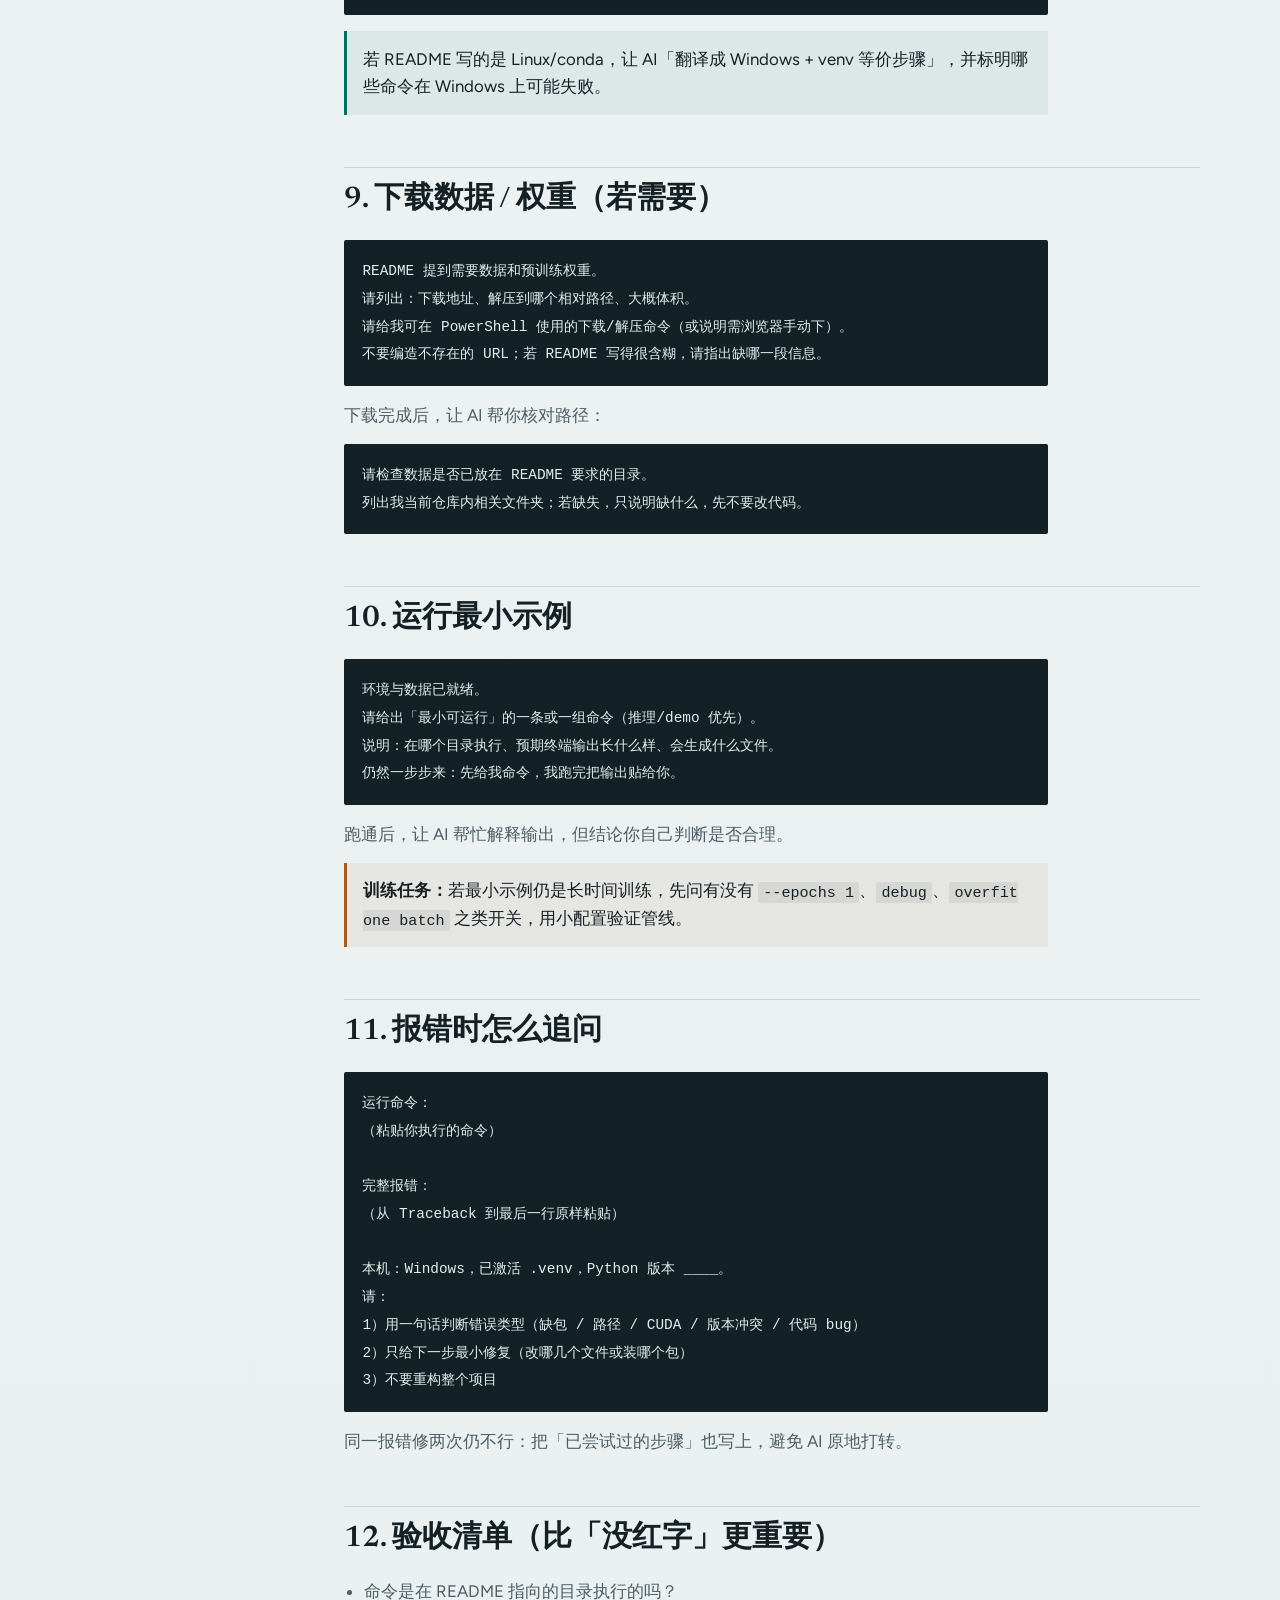
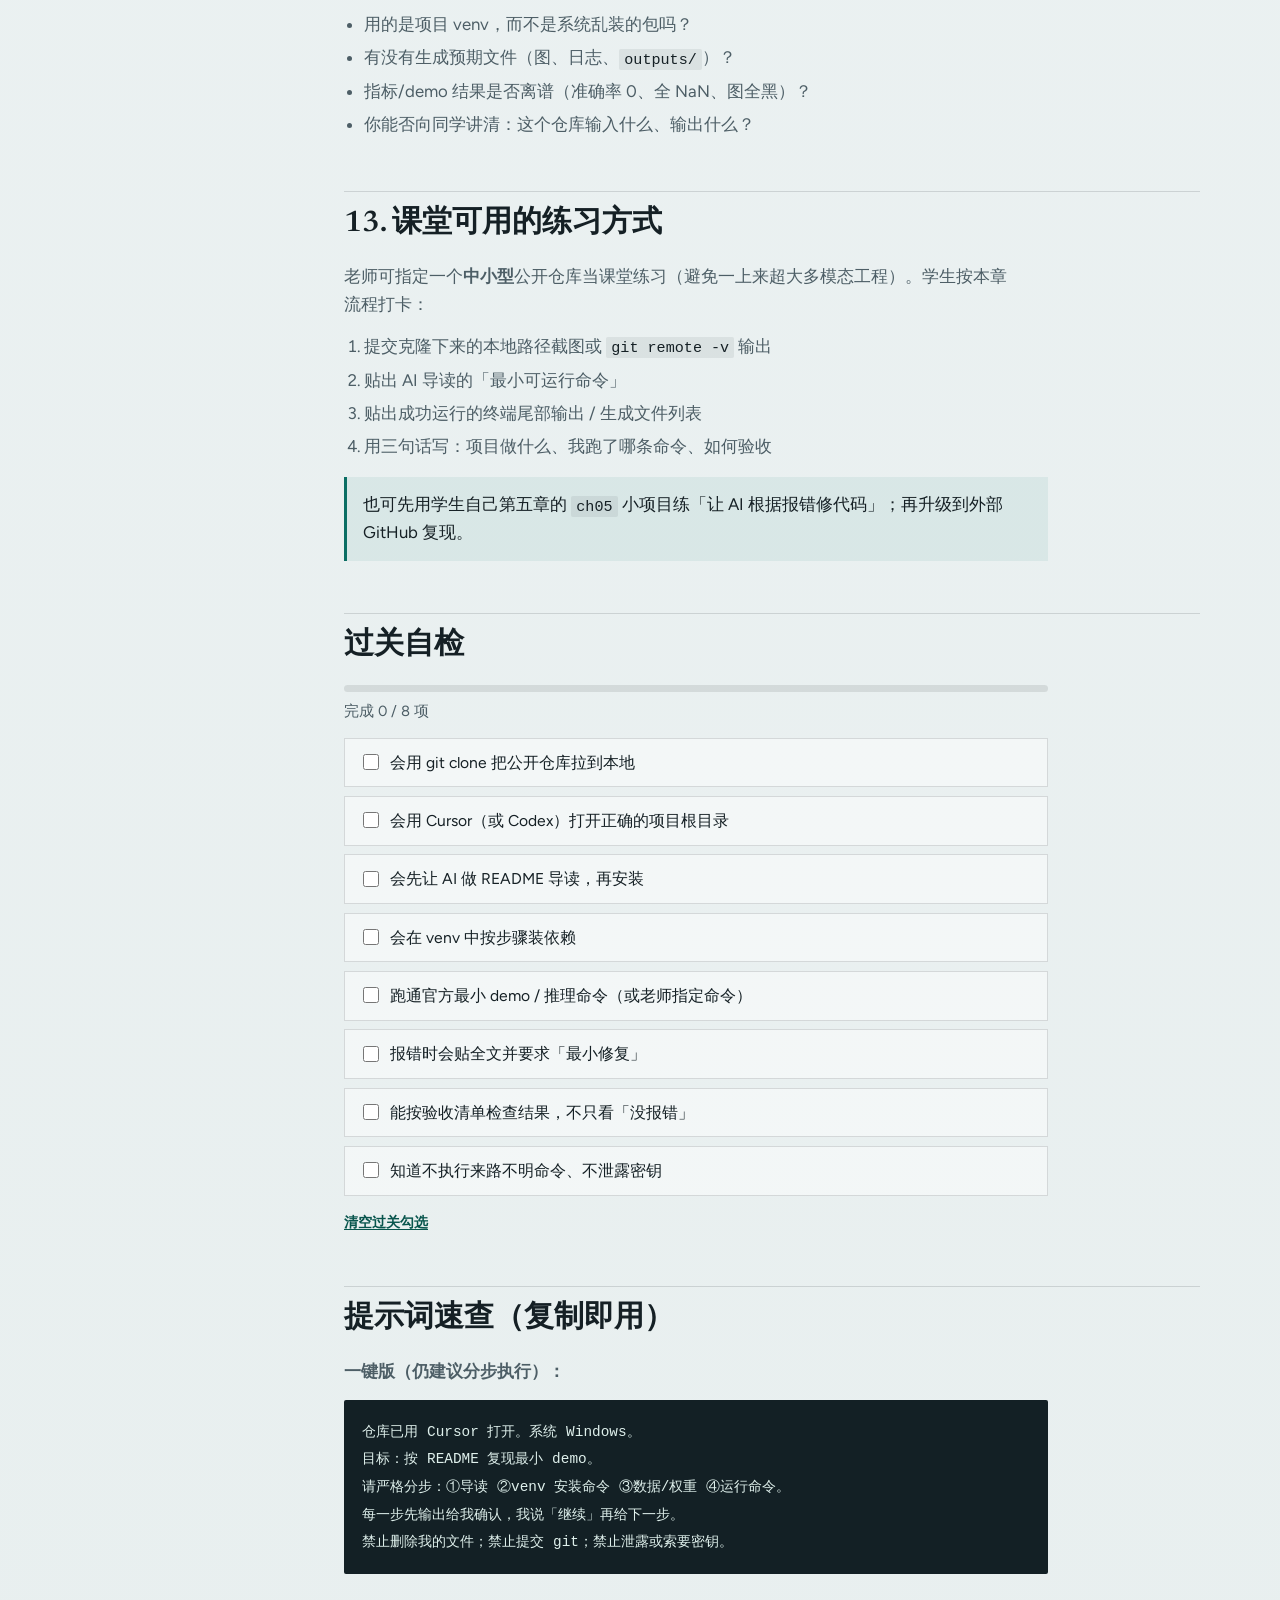
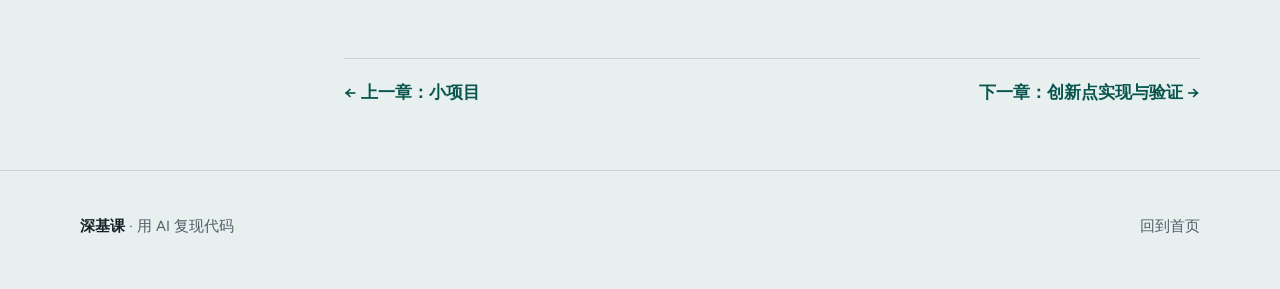
<file: web/ai-tools.html>
<!DOCTYPE html>
<html lang="zh-CN">
<head>
  <meta charset="UTF-8" />
  <meta name="viewport" content="width=device-width, initial-scale=1" />
  <title>用 AI 复现代码 · 深基课</title>
  <meta name="description" content="深基课：用 Cursor / Codex 从 GitHub 链接克隆到本地、读 README、装依赖、运行并验收。面向本科生。" />
  <link rel="preconnect" href="https://fonts.googleapis.com" />
  <link rel="preconnect" href="https://fonts.gstatic.com" crossorigin />
  <link href="https://fonts.googleapis.com/css2?family=Figtree:wght@400;500;600;700&family=Newsreader:opsz,wght@6..72,500;6..72,600;6..72,700&display=swap" rel="stylesheet" />
  <link rel="stylesheet" href="styles.css" />
</head>
<body class="page-chapter">
  <a class="skip" href="#chapter-main">跳到正文</a>

  <header class="top">
    <a class="brand-mark" href="index.html">深基课</a>
    <nav class="nav" aria-label="页面导航">
      <a href="index.html#ai">AI 总览</a>
      <a href="#toc">本章目录</a>
      <a href="#ch-pass">过关标准</a>
    </nav>
  </header>

  <main id="chapter-main">
    <header class="chapter-hero">
      <div class="wrap">
        <p class="crumb"><a href="index.html">深基课</a> / <a href="index.html#ai">用 AI 写代码</a> / 复现 GitHub 项目</p>
        <p class="section-kicker">第二部分 · 实操细讲</p>
        <h1>用 AI 复现一篇代码</h1>
        <p class="chapter-lead">辅导里最常见的需求：老师/论文给一个 <strong>GitHub 链接</strong>，你要在自己电脑上跑起来。这一章示范用 <strong>Cursor</strong>（兼提 <strong>Codex</strong>）：克隆到本地 → 让 AI 读 README → 装环境 → 执行 → 你来验收。默认你已会一点终端与 venv（见第一章）。</p>
        <p class="chapter-goal"><strong>过关目标：</strong>能独立把一个公开仓库拉到本地，在 Cursor 里用 AI 协助跑通「最小可运行命令」，并说明你验收了什么。</p>
      </div>
    </header>

    <div class="chapter-layout wrap">
      <nav class="toc" id="toc" aria-label="章节目录">
        <p class="toc-title">本章目录</p>
        <ol>
          <li><a href="#ch-0">这一章解决什么</a></li>
          <li><a href="#ch-1">安全红线（先读）</a></li>
          <li><a href="#ch-2">工具：Cursor 与 Codex</a></li>
          <li><a href="#ch-3">总流程一览</a></li>
          <li><a href="#ch-4">准备工作</a></li>
          <li><a href="#ch-5">把 GitHub 拉到本地</a></li>
          <li><a href="#ch-6">用 Cursor 打开项目</a></li>
          <li><a href="#ch-7">让 AI 读仓库（提问模板）</a></li>
          <li><a href="#ch-8">装依赖与创建环境</a></li>
          <li><a href="#ch-9">下载数据 / 权重（若需要）</a></li>
          <li><a href="#ch-10">运行最小示例</a></li>
          <li><a href="#ch-11">报错时怎么追问</a></li>
          <li><a href="#ch-12">验收清单</a></li>
          <li><a href="#ch-13">课堂可用的练习仓库</a></li>
          <li><a href="#ch-pass">过关自检</a></li>
          <li><a href="#ch-ai">提示词速查</a></li>
        </ol>
      </nav>

      <article class="prose">

        <section id="ch-0" class="chapter-block reveal">
          <h2>0. 这一章解决什么</h2>
          <p>不是让 AI「替你写论文」，而是让你学会一种可重复的工作流：</p>
          <ol>
            <li>拿到公开仓库链接</li>
            <li>克隆（clone）到自己电脑</li>
            <li>在 Cursor / Codex 里打开该文件夹</li>
            <li>让 AI 根据 README 给出<strong>逐步</strong>安装与运行命令</li>
            <li>你亲自执行，并用结果验收</li>
          </ol>
          <div class="callout">
            <p><strong>和前五章的关系：</strong>地基越牢，你越能听懂 AI 在说什么、越能发现它胡说。环境都配不通时，先回 <a href="python-basics.html">Python 底子</a>。</p>
          </div>
        </section>

        <section id="ch-1" class="chapter-block reveal">
          <h2>1. 安全红线（先读）</h2>
          <ul>
            <li>只复现<strong>你有权使用</strong>的公开教学/开源仓库；不要对来路不明的压缩包一键「全部信任执行」。</li>
            <li>AI 给的命令先自己扫一眼：有没有删盘、改系统权限、上传隐私文件、乱装不明脚本。</li>
            <li>不要把 API Key、密码、学号隐私贴进公开聊天或写进要提交的仓库。</li>
            <li>第一次跑陌生项目：优先 README 里的 <strong>demo / inference / tiny example</strong>，不要一上来全量训练好几天。</li>
            <li>许可证：作业引用要注明来源；商用另说。</li>
          </ul>
          <div class="callout callout-warn">
            <p><strong>铁律：</strong>AI 可以建议命令，<strong>回车执行的人是你</strong>。看不懂的命令先问「这条在干什么」，再运行。</p>
          </div>
        </section>

        <section id="ch-2" class="chapter-block reveal">
          <h2>2. 工具：Cursor 与 Codex</h2>
          <ul>
            <li><strong>Cursor：</strong>带 AI 的代码编辑器。打开整个项目文件夹后，Agent / Chat 能读多个文件、改代码、在终端跑命令（视你授权而定）。</li>
            <li><strong>Codex：</strong>OpenAI 的 AI 编程助手（含相关客户端/集成）。同样按「给仓库上下文 → 要步骤 → 你执行验收」使用。</li>
            <li><strong>共通点：</strong>一次只要求一小步；把 README 要求、报错原文、本机系统（Windows）写清楚。</li>
          </ul>
          <p>下文步骤以 Cursor 为主写；Codex 用户把「在 Chat/Agent 里提问」换成对应对话窗口即可，clone 与验收标准相同。</p>
        </section>

        <section id="ch-3" class="chapter-block reveal">
          <h2>3. 总流程一览</h2>
          <figure class="figure">
            <img src="assets/ai-cursor-workflow.png" alt="GitHub 链接到 Cursor 运行验收的流程图" width="1600" height="900" loading="lazy" />
            <figcaption>复制链接 → clone → 打开 Cursor → AI 读 README → 装依赖 → 跑通 → 你验收。</figcaption>
          </figure>
        </section>

        <section id="ch-4" class="chapter-block reveal">
          <h2>4. 准备工作</h2>
          <ul>
            <li>已安装 <strong>Git</strong>（终端执行 <code>git --version</code> 有输出）</li>
            <li>已安装 <strong>Python</strong> 与会用 venv（第一章）</li>
            <li>已安装 <strong>Cursor</strong>（或 Codex 客户端），能登录</li>
            <li>准备一个空目录，如 <code>D:\repos</code>，专门放克隆下来的项目</li>
          </ul>
          <pre><code>git --version
python --version</code></pre>
        </section>

        <section id="ch-5" class="chapter-block reveal">
          <h2>5. 把 GitHub 拉到本地</h2>
          <h3>5.1 复制仓库地址</h3>
          <p>打开 GitHub 仓库页 → 绿按钮 Code → 复制 HTTPS 地址，形如：</p>
          <pre><code>https://github.com/用户名/仓库名.git</code></pre>
          <h3>5.2 用终端克隆（推荐，清晰可控）</h3>
          <pre><code>cd D:\repos
git clone https://github.com/用户名/仓库名.git
cd 仓库名
dir</code></pre>
          <p>成功后，当前文件夹里应能看到 <code>README.md</code>、<code>requirements.txt</code> 或 <code>pyproject.toml</code> 等。</p>
          <h3>5.3 也可以让 Cursor 帮你克隆</h3>
          <p>在 Cursor 对话里可以这样说（仍建议你看清命令再允许执行）：</p>
          <pre><code>请在 D:\repos 下用 git clone 拉取这个仓库，不要改其它目录：
https://github.com/用户名/仓库名.git
克隆完成后告诉我文件夹路径，并列出顶层文件名。</code></pre>
          <div class="callout callout-warn">
            <p><strong>大仓库 / LFS：</strong>有的项目用 Git LFS 存权重。clone 后若缺文件，按 README 再拉 LFS 或另下权重，不要假设 clone 完就能训。</p>
          </div>
        </section>

        <section id="ch-6" class="chapter-block reveal">
          <h2>6. 用 Cursor 打开项目</h2>
          <ol>
            <li>Cursor：File → Open Folder → 选中刚克隆的 <code>仓库名</code> 文件夹</li>
            <li>左侧能看到项目树，确认根目录就是含 README 的那一层（不要只打开到上一级 <code>repos</code>）</li>
            <li>打开集成终端（Terminal → New Terminal），确认路径已在仓库内</li>
          </ol>
          <p>之后所有「让 AI 改文件 / 跑命令」都基于这个工作区，AI 才读得到正确上下文。</p>
        </section>

        <section id="ch-7" class="chapter-block reveal">
          <h2>7. 让 AI 读仓库（先理解，再动手）</h2>
          <p>不要一上来就说「帮我全部跑起来」。先让它做<strong>项目导读</strong>：</p>
          <pre><code>请阅读本仓库的 README（以及 docs 里入门文档，若有）。
我是 Windows + 本科生，只有 1 张消费级显卡 / 或只有 CPU。
请用中文输出：
1）这个项目是干什么的（三句话）
2）官方推荐的最小可运行方式（demo/inference，不要一上来全量训练）
3）依赖怎么装（venv 还是 conda；关键文件名）
4）我需要提前准备的数据/权重链接
5）风险点：可能很吃显存、要很久、Windows 不友好等
先不要改任何文件，不要执行安装。</code></pre>
          <p>读完导读，你应能用自己的话复述「最小目标是什么」。复述不了就继续追问，别急着装包。</p>
        </section>

        <section id="ch-8" class="chapter-block reveal">
          <h2>8. 装依赖与创建环境</h2>
          <p>典型提问：</p>
          <pre><code>根据 README，请给出在 Windows、Python 3.x、venv 下的安装步骤。
要求：
- 命令一条条给出，每条后面用一句话解释作用
- 优先 CPU 可运行的依赖；若必须 GPU，说明 CUDA 假设
- 先创建 .venv 再 pip
- 现在只给命令，等我回复「已执行成功」后再进行下一步</code></pre>
          <p>你在终端里亲自执行，例如：</p>
          <pre><code>python -m venv .venv
.\.venv\Scripts\Activate.ps1
python -m pip install -U pip
python -m pip install -r requirements.txt</code></pre>
          <div class="callout">
            <p>若 README 写的是 Linux/conda，让 AI「翻译成 Windows + venv 等价步骤」，并标明哪些命令在 Windows 上可能失败。</p>
          </div>
        </section>

        <section id="ch-9" class="chapter-block reveal">
          <h2>9. 下载数据 / 权重（若需要）</h2>
          <pre><code>README 提到需要数据和预训练权重。
请列出：下载地址、解压到哪个相对路径、大概体积。
请给我可在 PowerShell 使用的下载/解压命令（或说明需浏览器手动下）。
不要编造不存在的 URL；若 README 写得很含糊，请指出缺哪一段信息。</code></pre>
          <p>下载完成后，让 AI 帮你核对路径：</p>
          <pre><code>请检查数据是否已放在 README 要求的目录。
列出我当前仓库内相关文件夹；若缺失，只说明缺什么，先不要改代码。</code></pre>
        </section>

        <section id="ch-10" class="chapter-block reveal">
          <h2>10. 运行最小示例</h2>
          <pre><code>环境与数据已就绪。
请给出「最小可运行」的一条或一组命令（推理/demo 优先）。
说明：在哪个目录执行、预期终端输出长什么样、会生成什么文件。
仍然一步步来：先给我命令，我跑完把输出贴给你。</code></pre>
          <p>跑通后，让 AI 帮忙解释输出，但结论你自己判断是否合理。</p>
          <div class="callout callout-warn">
            <p><strong>训练任务：</strong>若最小示例仍是长时间训练，先问有没有 <code>--epochs 1</code>、<code>debug</code>、<code>overfit one batch</code> 之类开关，用小配置验证管线。</p>
          </div>
        </section>

        <section id="ch-11" class="chapter-block reveal">
          <h2>11. 报错时怎么追问</h2>
          <pre><code>运行命令：
（粘贴你执行的命令）

完整报错：
（从 Traceback 到最后一行原样粘贴）

本机：Windows，已激活 .venv，Python 版本 ____。
请：
1）用一句话判断错误类型（缺包 / 路径 / CUDA / 版本冲突 / 代码 bug）
2）只给下一步最小修复（改哪几个文件或装哪个包）
3）不要重构整个项目</code></pre>
          <p>同一报错修两次仍不行：把「已尝试过的步骤」也写上，避免 AI 原地打转。</p>
        </section>

        <section id="ch-12" class="chapter-block reveal">
          <h2>12. 验收清单（比「没红字」更重要）</h2>
          <ul>
            <li>命令是在 README 指向的目录执行的吗？</li>
            <li>用的是项目 venv，而不是系统乱装的包吗？</li>
            <li>有没有生成预期文件（图、日志、<code>outputs/</code>）？</li>
            <li>指标/demo 结果是否离谱（准确率 0、全 NaN、图全黑）？</li>
            <li>你能否向同学讲清：这个仓库输入什么、输出什么？</li>
          </ul>
        </section>

        <section id="ch-13" class="chapter-block reveal">
          <h2>13. 课堂可用的练习方式</h2>
          <p>老师可指定一个<strong>中小型</strong>公开仓库当课堂练习（避免一上来超大多模态工程）。学生按本章流程打卡：</p>
          <ol>
            <li>提交克隆下来的本地路径截图或 <code>git remote -v</code> 输出</li>
            <li>贴出 AI 导读的「最小可运行命令」</li>
            <li>贴出成功运行的终端尾部输出 / 生成文件列表</li>
            <li>用三句话写：项目做什么、我跑了哪条命令、如何验收</li>
          </ol>
          <div class="callout">
            <p>也可先用学生自己第五章的 <code>ch05</code> 小项目练「让 AI 根据报错修代码」；再升级到外部 GitHub 复现。</p>
          </div>
        </section>

        <section id="ch-pass" class="chapter-block reveal">
          <h2>过关自检</h2>
          <div class="progress-bar" data-progress-for="ai-pass" aria-hidden="true"><div class="progress-fill"></div></div>
          <p class="progress-text" data-progress-text-for="ai-pass">完成 0 / 8 项</p>
          <div class="check-panel" data-check-group="ai-pass">
            <label class="check-item"><input type="checkbox" data-key="ai-p1" /><span>会用 git clone 把公开仓库拉到本地</span></label>
            <label class="check-item"><input type="checkbox" data-key="ai-p2" /><span>会用 Cursor（或 Codex）打开正确的项目根目录</span></label>
            <label class="check-item"><input type="checkbox" data-key="ai-p3" /><span>会先让 AI 做 README 导读，再安装</span></label>
            <label class="check-item"><input type="checkbox" data-key="ai-p4" /><span>会在 venv 中按步骤装依赖</span></label>
            <label class="check-item"><input type="checkbox" data-key="ai-p5" /><span>跑通官方最小 demo / 推理命令（或老师指定命令）</span></label>
            <label class="check-item"><input type="checkbox" data-key="ai-p6" /><span>报错时会贴全文并要求「最小修复」</span></label>
            <label class="check-item"><input type="checkbox" data-key="ai-p7" /><span>能按验收清单检查结果，不只看「没报错」</span></label>
            <label class="check-item"><input type="checkbox" data-key="ai-p8" /><span>知道不执行来路不明命令、不泄露密钥</span></label>
          </div>
          <p class="panel-actions"><button type="button" class="btn-text" data-reset-group="ai-pass">清空过关勾选</button></p>
        </section>

        <section id="ch-ai" class="chapter-block reveal">
          <h2>提示词速查（复制即用）</h2>
          <p><strong>一键版（仍建议分步执行）：</strong></p>
          <pre><code>仓库已用 Cursor 打开。系统 Windows。
目标：按 README 复现最小 demo。
请严格分步：①导读 ②venv 安装命令 ③数据/权重 ④运行命令。
每一步先输出给我确认，我说「继续」再给下一步。
禁止删除我的文件；禁止提交 git；禁止泄露或索要密钥。</code></pre>
        </section>

        <nav class="chapter-pager" aria-label="章节翻页">
          <a class="pager-link" href="project-mini.html">← 上一章：小项目</a>
          <a class="pager-link" href="innovation-pipeline.html">下一章：创新点实现与验证 →</a>
        </nav>
      </article>
    </div>
  </main>

  <footer class="foot">
    <div class="wrap foot-inner">
      <p><span class="brand-inline">深基课</span> · 用 AI 复现代码</p>
      <p class="muted"><a href="index.html">回到首页</a></p>
    </div>
  </footer>

  <script src="main.js"></script>
</body>
</html>
</file>
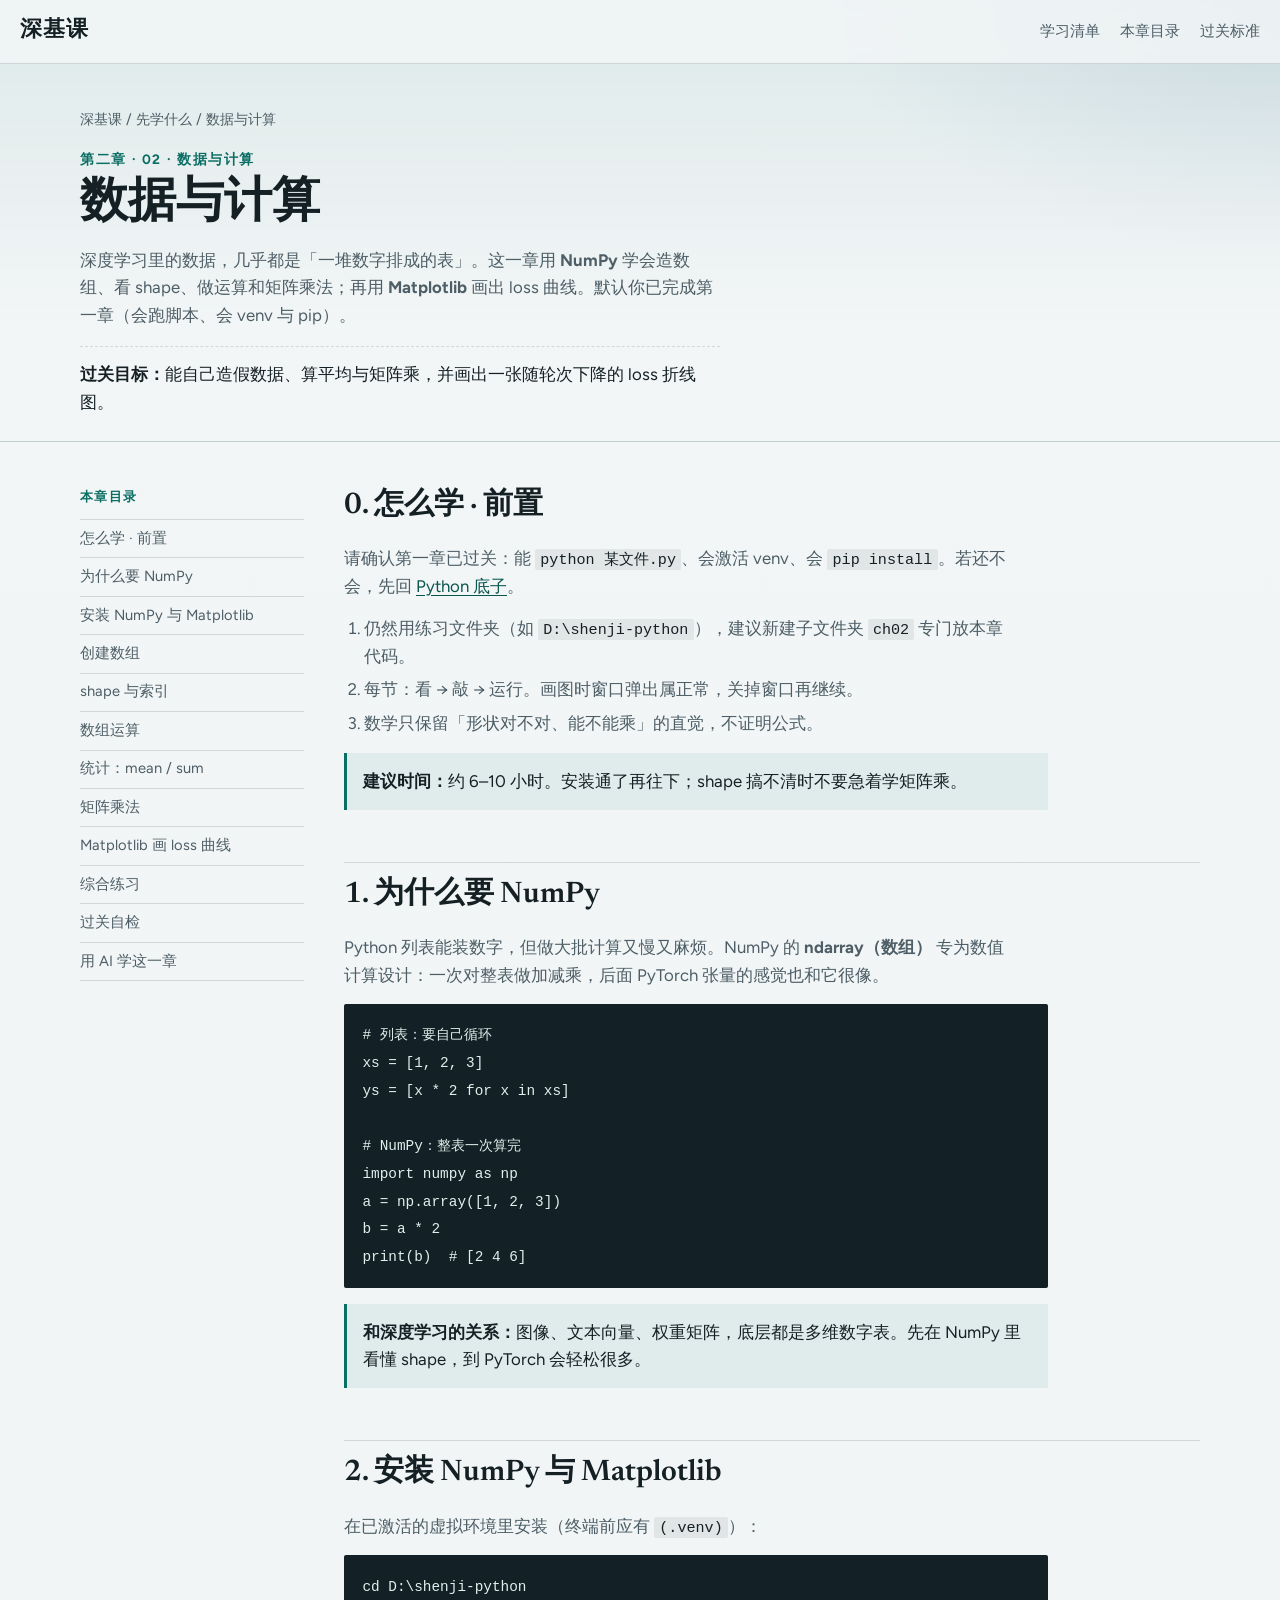
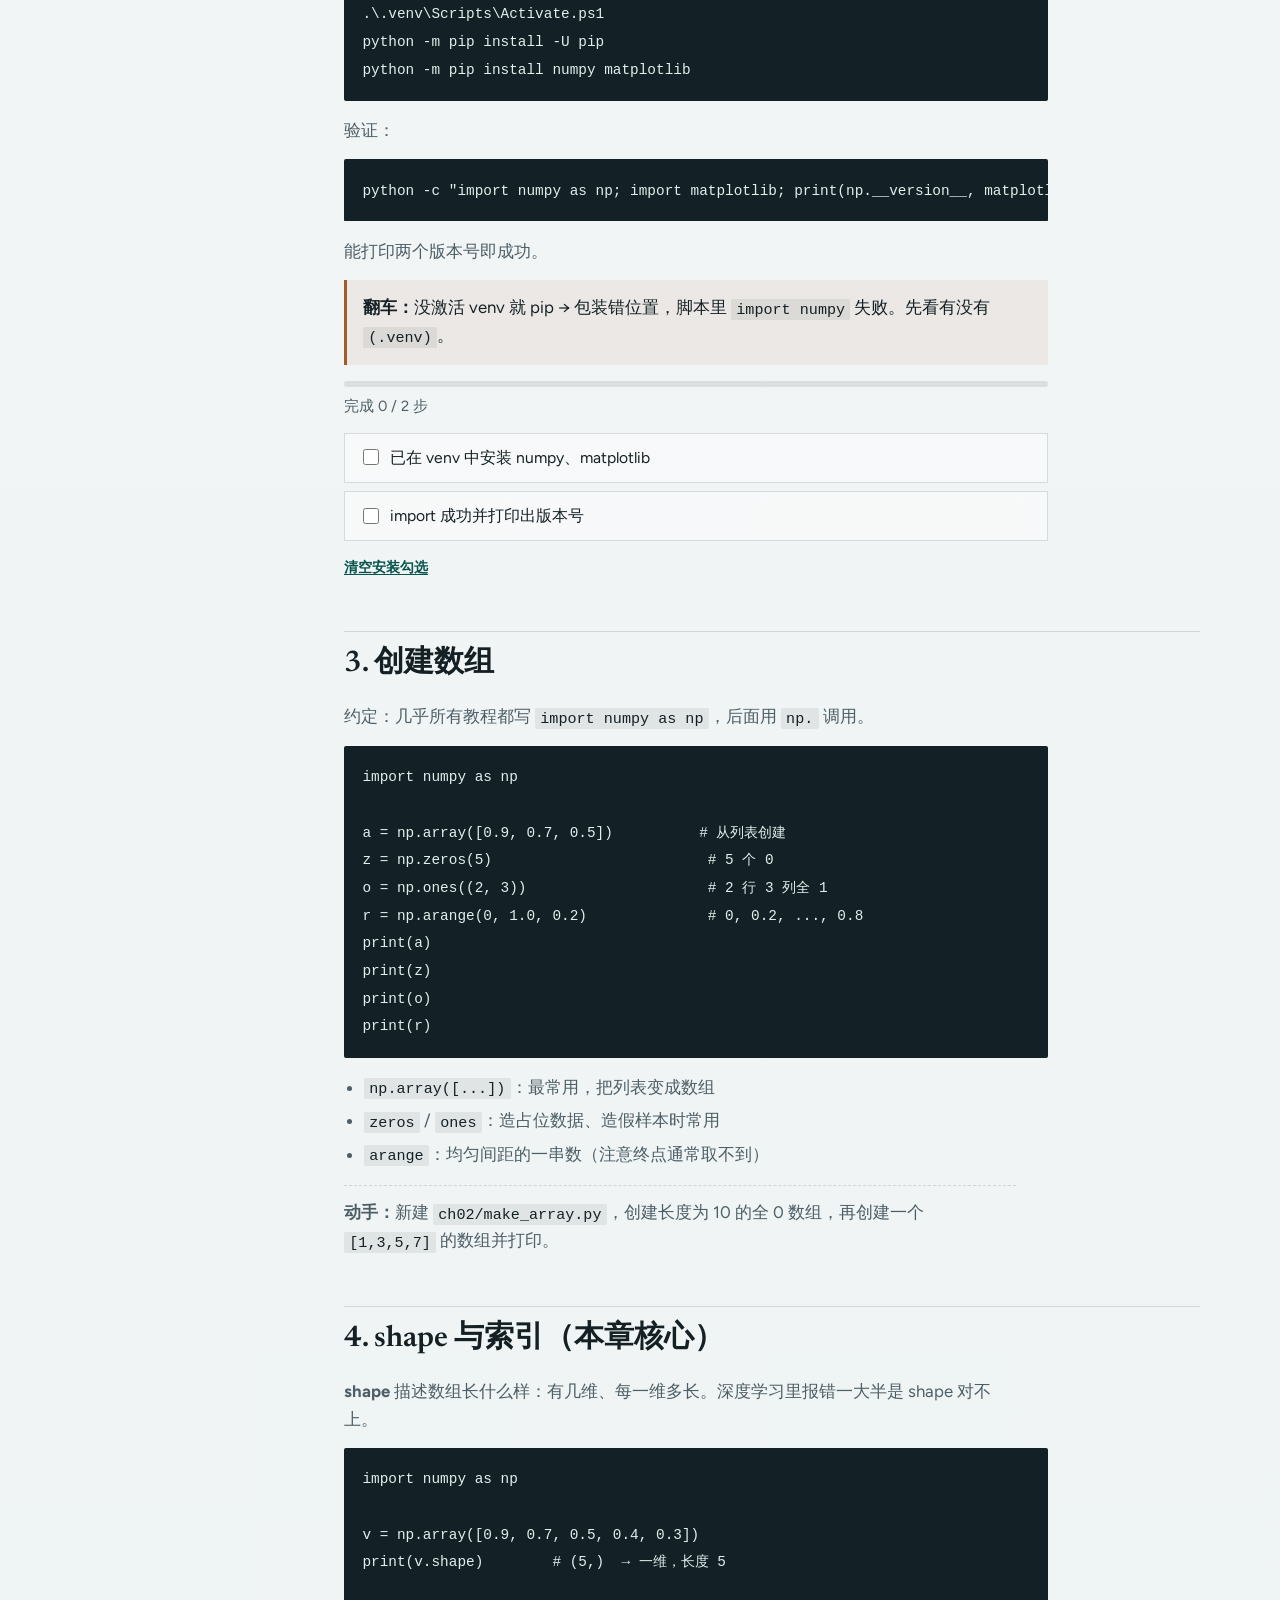
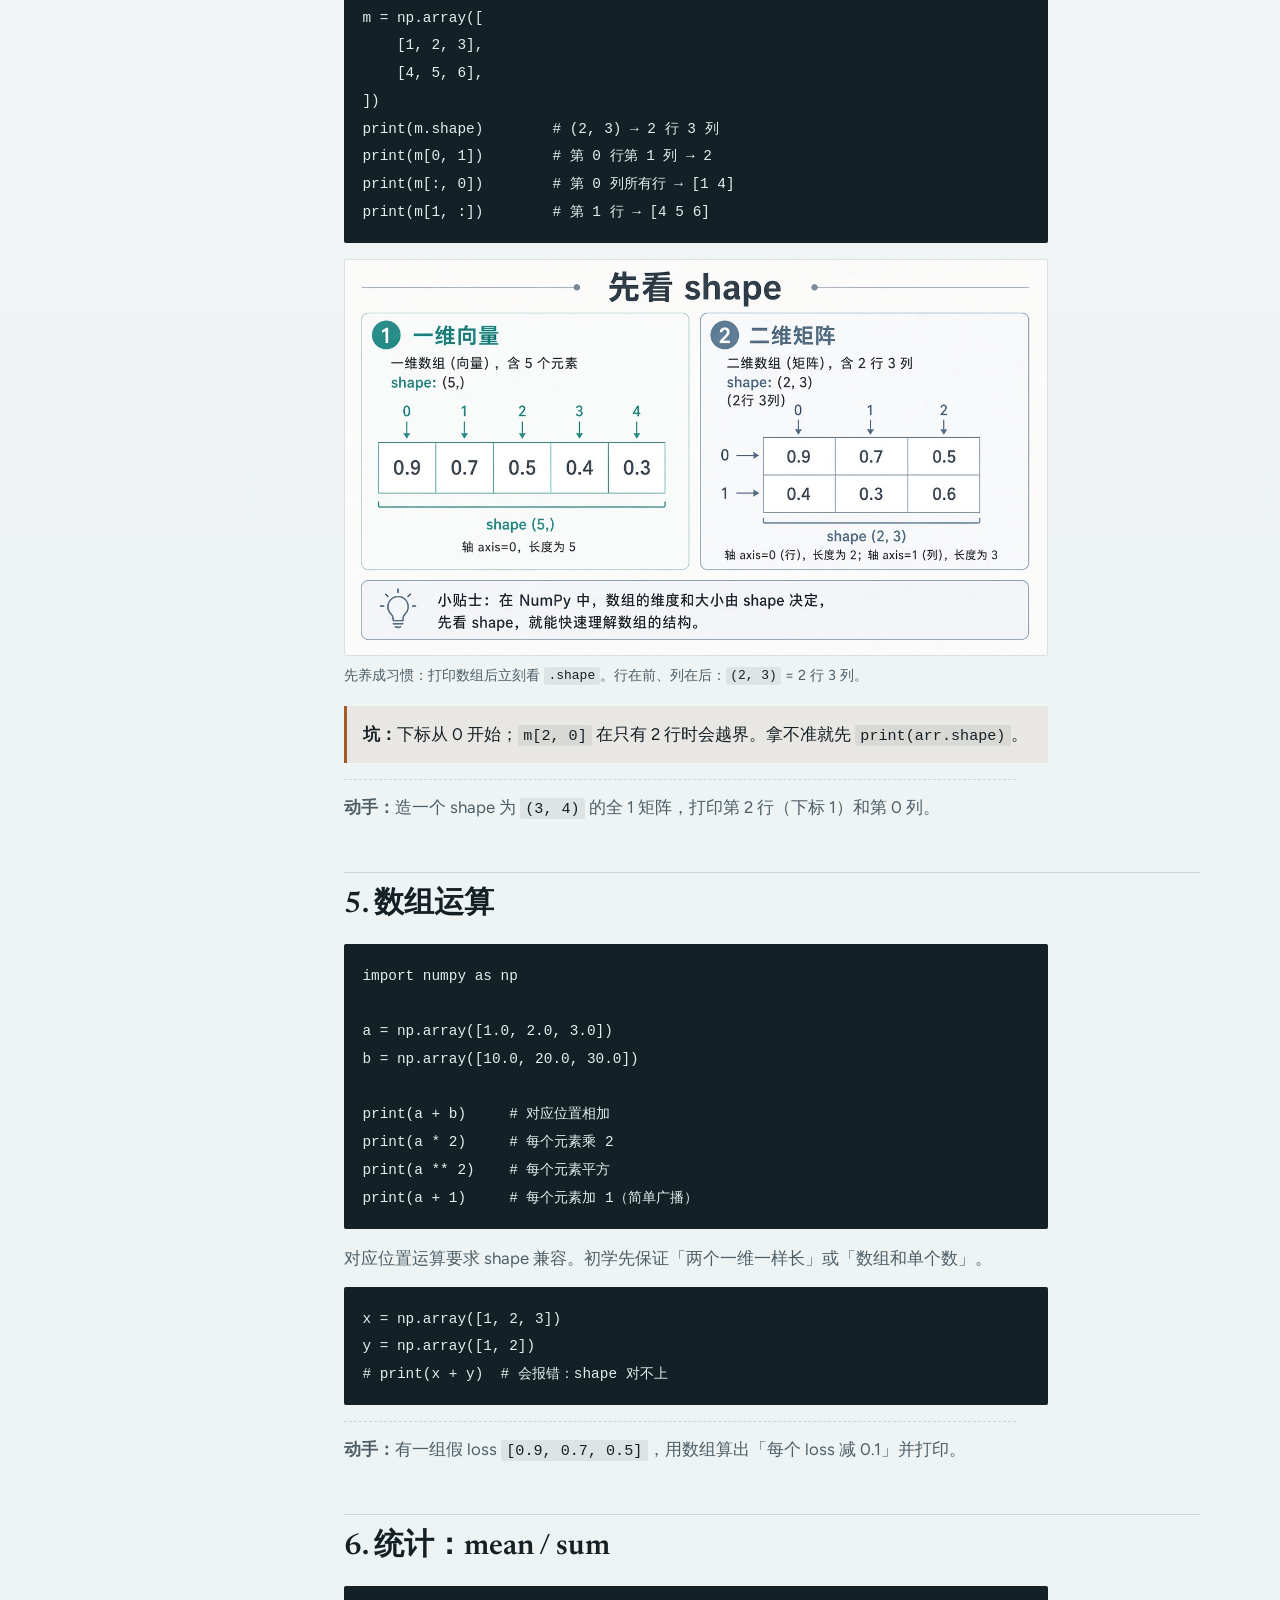
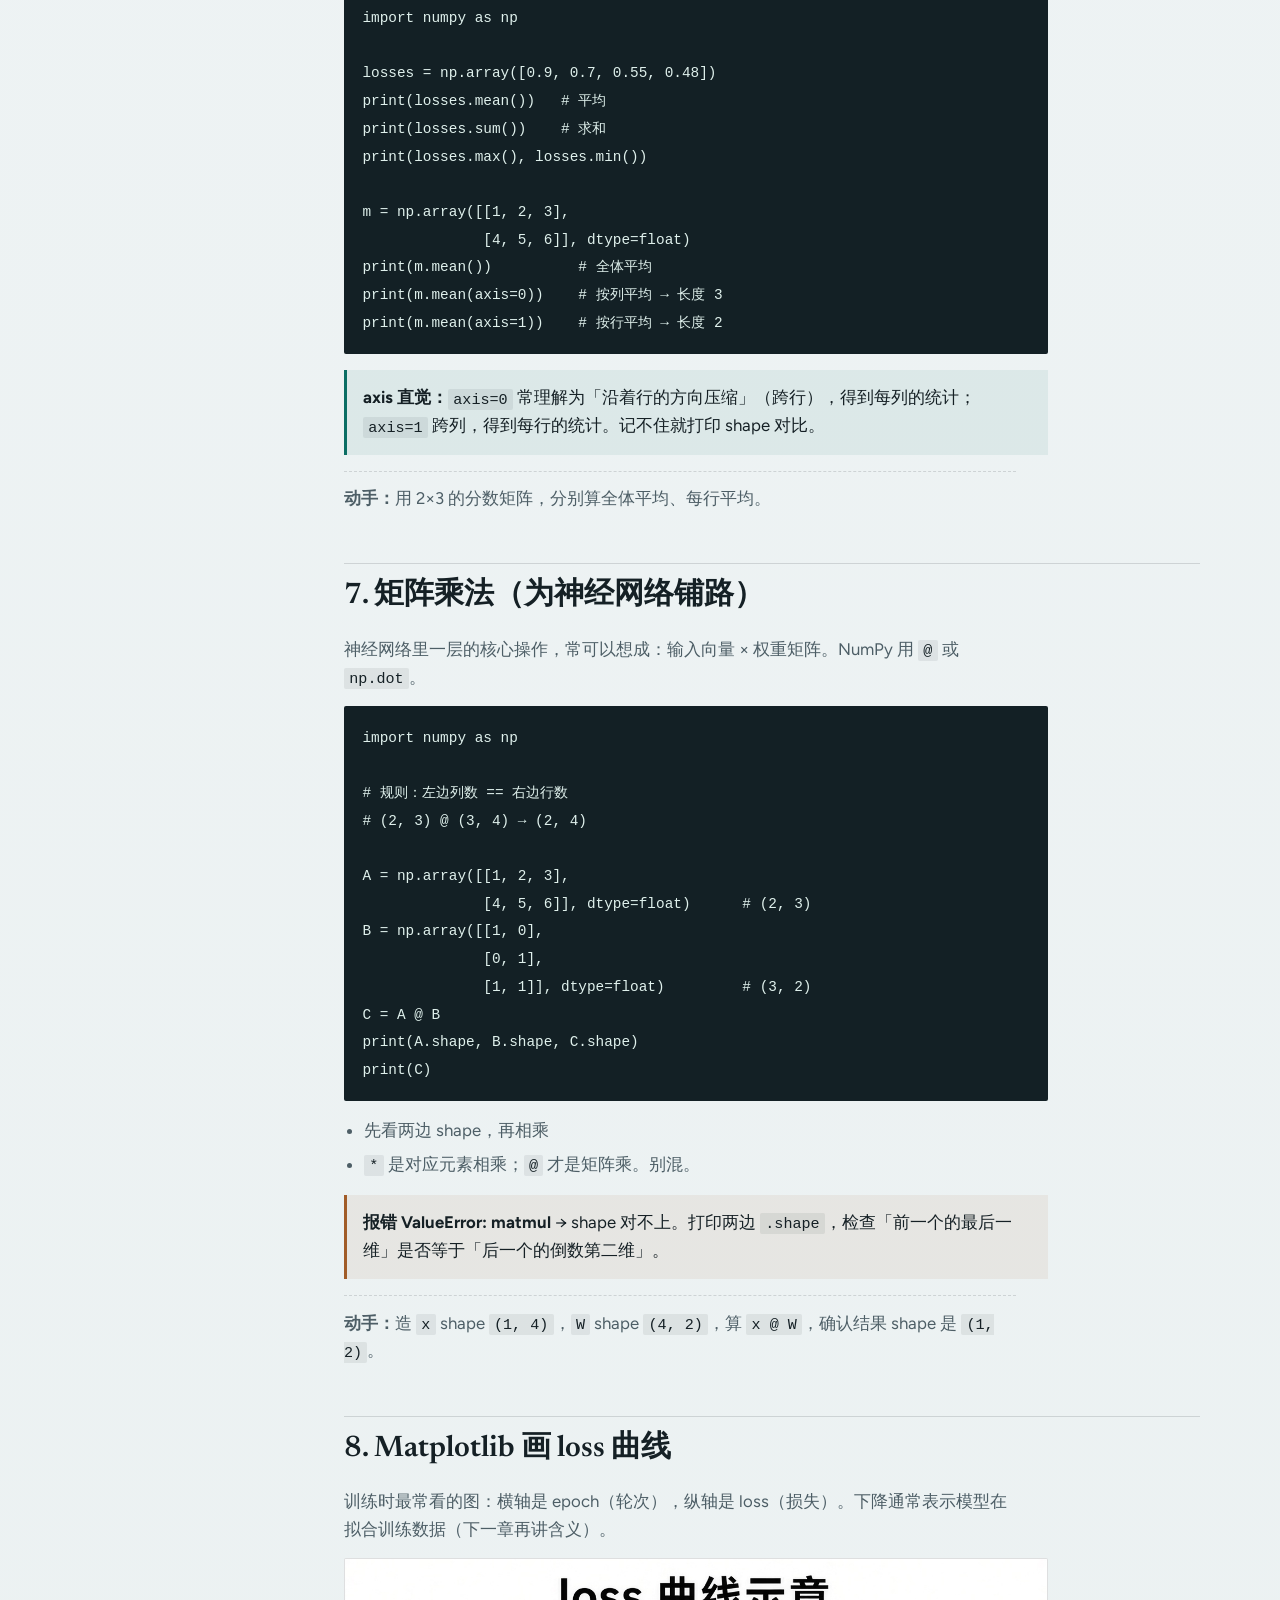
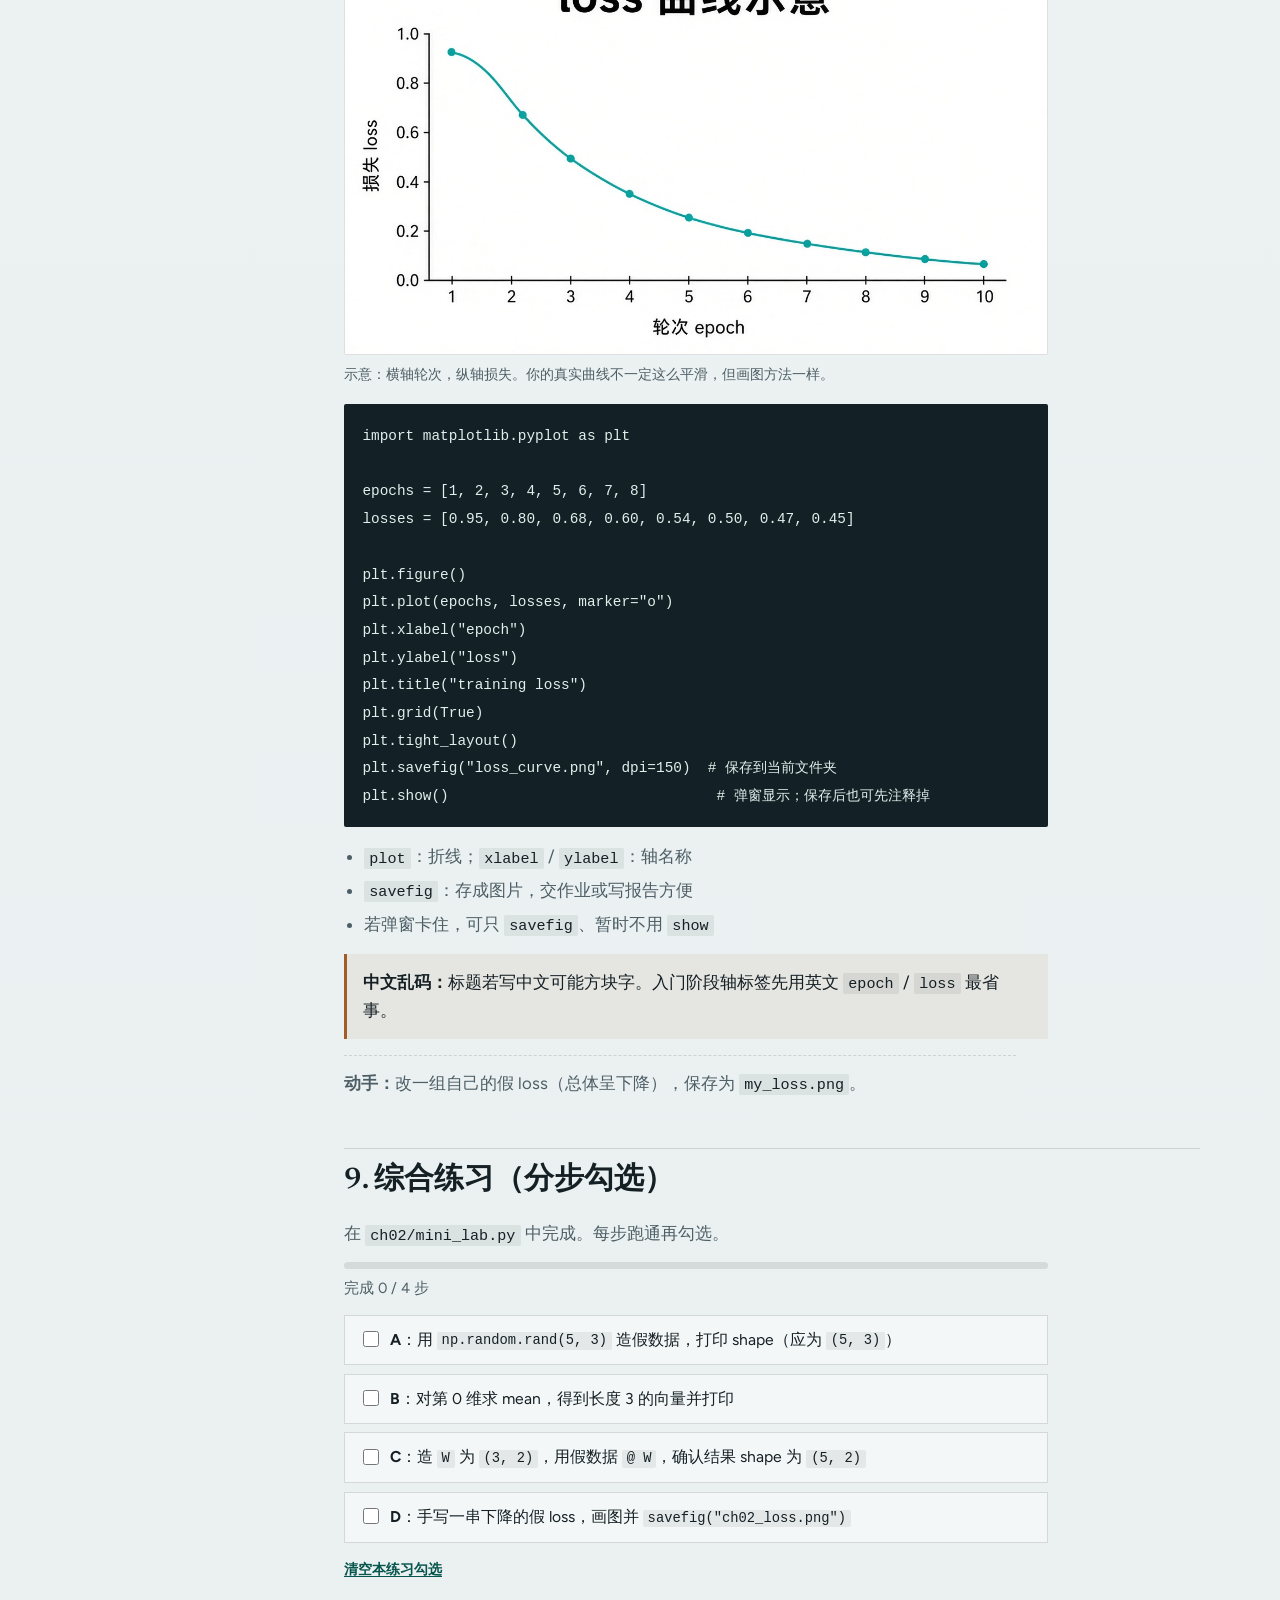
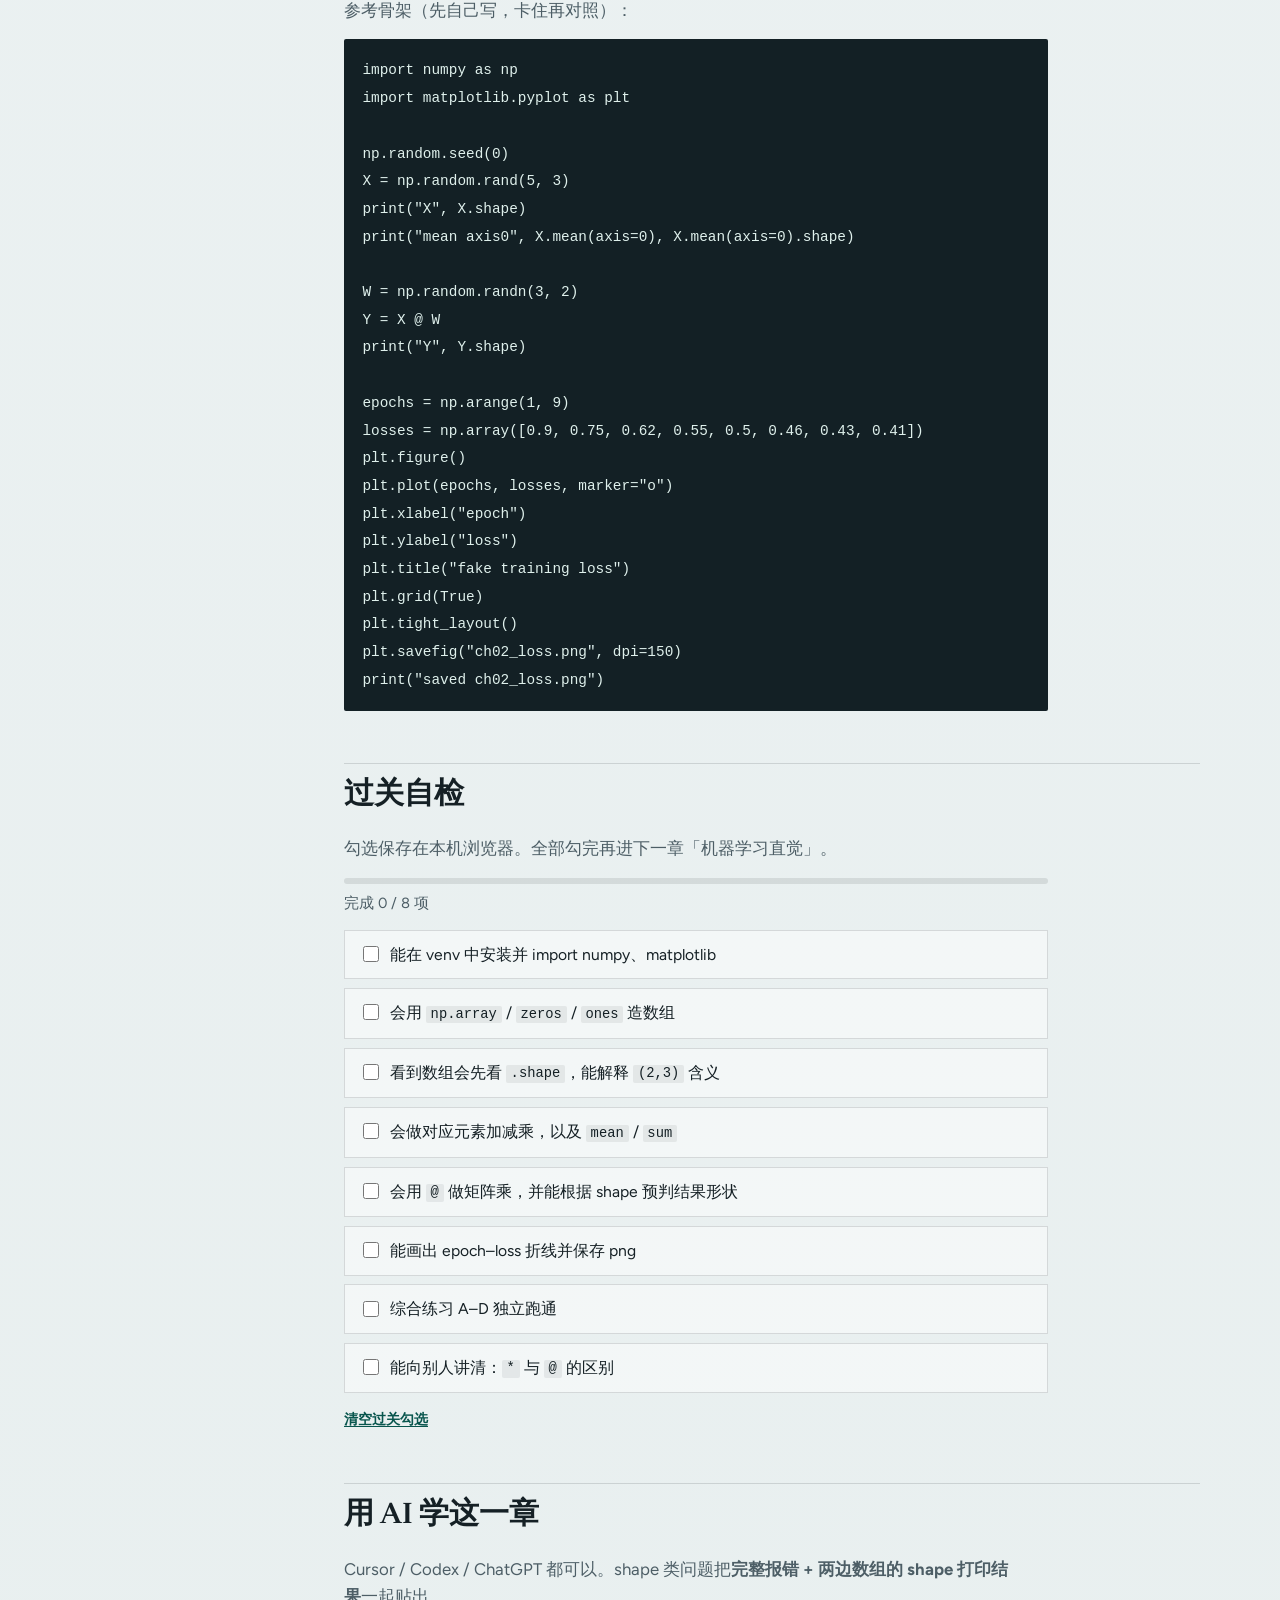
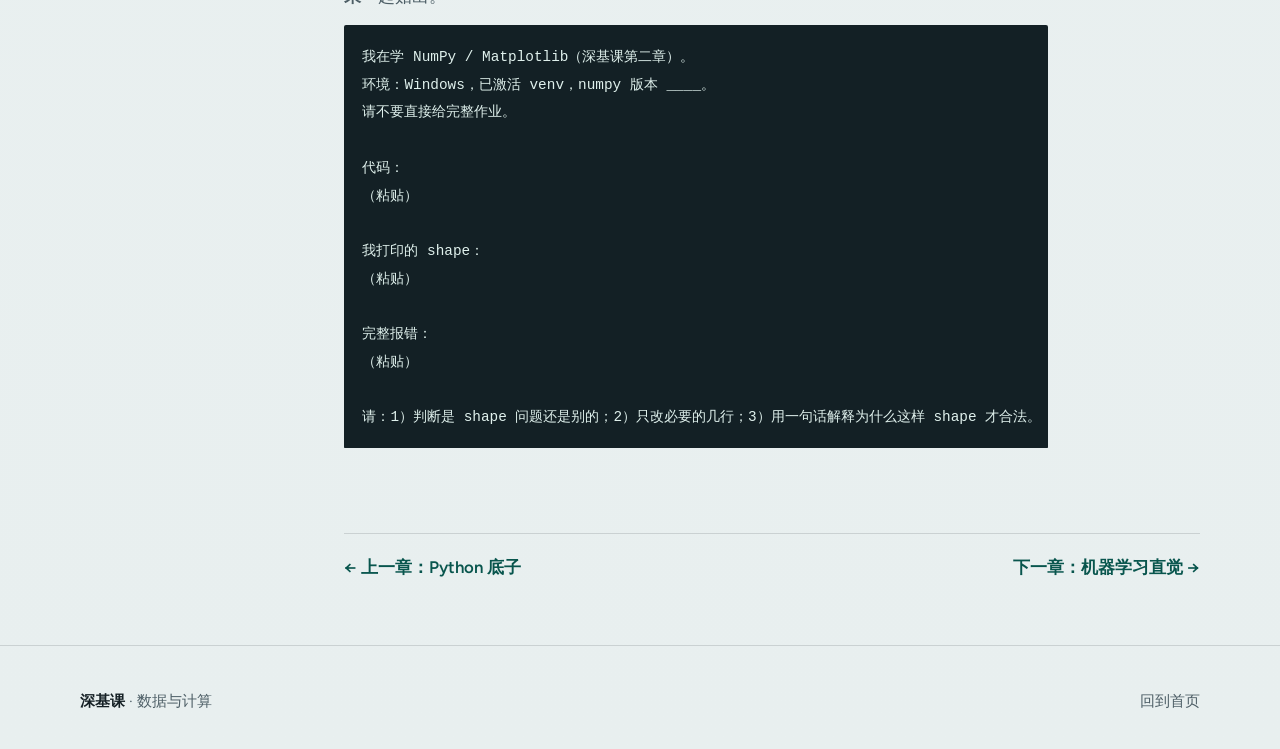
<file: web/data-computing.html>
<!DOCTYPE html>
<html lang="zh-CN">
<head>
  <meta charset="UTF-8" />
  <meta name="viewport" content="width=device-width, initial-scale=1" />
  <title>数据与计算 · 深基课</title>
  <meta name="description" content="深基课第二章：NumPy 数组、shape、运算与矩阵乘法，Matplotlib 画 loss 曲线。面向刚学完 Python 底子的本科生。" />
  <link rel="preconnect" href="https://fonts.googleapis.com" />
  <link rel="preconnect" href="https://fonts.gstatic.com" crossorigin />
  <link href="https://fonts.googleapis.com/css2?family=Figtree:wght@400;500;600;700&family=Newsreader:opsz,wght@6..72,500;6..72,600;6..72,700&display=swap" rel="stylesheet" />
  <link rel="stylesheet" href="styles.css" />
</head>
<body class="page-chapter">
  <a class="skip" href="#chapter-main">跳到正文</a>

  <header class="top">
    <a class="brand-mark" href="index.html">深基课</a>
    <nav class="nav" aria-label="页面导航">
      <a href="index.html#learn">学习清单</a>
      <a href="#toc">本章目录</a>
      <a href="#ch-pass">过关标准</a>
    </nav>
  </header>

  <main id="chapter-main">
    <header class="chapter-hero">
      <div class="wrap">
        <p class="crumb"><a href="index.html">深基课</a> / <a href="index.html#learn">先学什么</a> / 数据与计算</p>
        <p class="section-kicker">第二章 · 02 · 数据与计算</p>
        <h1>数据与计算</h1>
        <p class="chapter-lead">深度学习里的数据，几乎都是「一堆数字排成的表」。这一章用 <strong>NumPy</strong> 学会造数组、看 shape、做运算和矩阵乘法；再用 <strong>Matplotlib</strong> 画出 loss 曲线。默认你已完成第一章（会跑脚本、会 venv 与 pip）。</p>
        <p class="chapter-goal"><strong>过关目标：</strong>能自己造假数据、算平均与矩阵乘，并画出一张随轮次下降的 loss 折线图。</p>
      </div>
    </header>

    <div class="chapter-layout wrap">
      <nav class="toc" id="toc" aria-label="章节目录">
        <p class="toc-title">本章目录</p>
        <ol>
          <li><a href="#ch-0">怎么学 · 前置</a></li>
          <li><a href="#ch-1">为什么要 NumPy</a></li>
          <li><a href="#ch-2">安装 NumPy 与 Matplotlib</a></li>
          <li><a href="#ch-3">创建数组</a></li>
          <li><a href="#ch-4">shape 与索引</a></li>
          <li><a href="#ch-5">数组运算</a></li>
          <li><a href="#ch-6">统计：mean / sum</a></li>
          <li><a href="#ch-7">矩阵乘法</a></li>
          <li><a href="#ch-8">Matplotlib 画 loss 曲线</a></li>
          <li><a href="#ch-9">综合练习</a></li>
          <li><a href="#ch-pass">过关自检</a></li>
          <li><a href="#ch-ai">用 AI 学这一章</a></li>
        </ol>
      </nav>

      <article class="prose">

        <section id="ch-0" class="chapter-block reveal">
          <h2>0. 怎么学 · 前置</h2>
          <p>请确认第一章已过关：能 <code>python 某文件.py</code>、会激活 venv、会 <code>pip install</code>。若还不会，先回 <a href="python-basics.html">Python 底子</a>。</p>
          <ol>
            <li>仍然用练习文件夹（如 <code>D:\shenji-python</code>），建议新建子文件夹 <code>ch02</code> 专门放本章代码。</li>
            <li>每节：看 → 敲 → 运行。画图时窗口弹出属正常，关掉窗口再继续。</li>
            <li>数学只保留「形状对不对、能不能乘」的直觉，不证明公式。</li>
          </ol>
          <div class="callout">
            <p><strong>建议时间：</strong>约 6–10 小时。安装通了再往下；shape 搞不清时不要急着学矩阵乘。</p>
          </div>
        </section>

        <section id="ch-1" class="chapter-block reveal">
          <h2>1. 为什么要 NumPy</h2>
          <p>Python 列表能装数字，但做大批计算又慢又麻烦。NumPy 的 <strong>ndarray（数组）</strong> 专为数值计算设计：一次对整表做加减乘，后面 PyTorch 张量的感觉也和它很像。</p>
          <pre><code># 列表：要自己循环
xs = [1, 2, 3]
ys = [x * 2 for x in xs]

# NumPy：整表一次算完
import numpy as np
a = np.array([1, 2, 3])
b = a * 2
print(b)  # [2 4 6]</code></pre>
          <div class="callout">
            <p><strong>和深度学习的关系：</strong>图像、文本向量、权重矩阵，底层都是多维数字表。先在 NumPy 里看懂 shape，到 PyTorch 会轻松很多。</p>
          </div>
        </section>

        <section id="ch-2" class="chapter-block reveal">
          <h2>2. 安装 NumPy 与 Matplotlib</h2>
          <p>在已激活的虚拟环境里安装（终端前应有 <code>(.venv)</code>）：</p>
          <pre><code>cd D:\shenji-python
.\.venv\Scripts\Activate.ps1
python -m pip install -U pip
python -m pip install numpy matplotlib</code></pre>
          <p>验证：</p>
          <pre><code>python -c "import numpy as np; import matplotlib; print(np.__version__, matplotlib.__version__)"</code></pre>
          <p>能打印两个版本号即成功。</p>
          <div class="callout callout-warn">
            <p><strong>翻车：</strong>没激活 venv 就 pip → 包装错位置，脚本里 <code>import numpy</code> 失败。先看有没有 <code>(.venv)</code>。</p>
          </div>

          <div class="progress-bar" data-progress-for="np-install" aria-hidden="true"><div class="progress-fill"></div></div>
          <p class="progress-text" data-progress-text-for="np-install">完成 0 / 2 步</p>
          <div class="check-panel" data-check-group="np-install">
            <label class="check-item">
              <input type="checkbox" data-key="np-pip" />
              <span>已在 venv 中安装 numpy、matplotlib</span>
            </label>
            <label class="check-item">
              <input type="checkbox" data-key="np-import" />
              <span>import 成功并打印出版本号</span>
            </label>
          </div>
          <p class="panel-actions"><button type="button" class="btn-text" data-reset-group="np-install">清空安装勾选</button></p>
        </section>

        <section id="ch-3" class="chapter-block reveal">
          <h2>3. 创建数组</h2>
          <p>约定：几乎所有教程都写 <code>import numpy as np</code>，后面用 <code>np.</code> 调用。</p>
          <pre><code>import numpy as np

a = np.array([0.9, 0.7, 0.5])          # 从列表创建
z = np.zeros(5)                         # 5 个 0
o = np.ones((2, 3))                     # 2 行 3 列全 1
r = np.arange(0, 1.0, 0.2)              # 0, 0.2, ..., 0.8
print(a)
print(z)
print(o)
print(r)</code></pre>
          <ul>
            <li><code>np.array([...])</code>：最常用，把列表变成数组</li>
            <li><code>zeros</code> / <code>ones</code>：造占位数据、造假样本时常用</li>
            <li><code>arange</code>：均匀间距的一串数（注意终点通常取不到）</li>
          </ul>
          <p class="tip"><strong>动手：</strong>新建 <code>ch02/make_array.py</code>，创建长度为 10 的全 0 数组，再创建一个 <code>[1,3,5,7]</code> 的数组并打印。</p>
        </section>

        <section id="ch-4" class="chapter-block reveal">
          <h2>4. shape 与索引（本章核心）</h2>
          <p><strong>shape</strong> 描述数组长什么样：有几维、每一维多长。深度学习里报错一大半是 shape 对不上。</p>
          <pre><code>import numpy as np

v = np.array([0.9, 0.7, 0.5, 0.4, 0.3])
print(v.shape)        # (5,)  → 一维，长度 5

m = np.array([
    [1, 2, 3],
    [4, 5, 6],
])
print(m.shape)        # (2, 3) → 2 行 3 列
print(m[0, 1])        # 第 0 行第 1 列 → 2
print(m[:, 0])        # 第 0 列所有行 → [1 4]
print(m[1, :])        # 第 1 行 → [4 5 6]</code></pre>
          <figure class="figure">
            <img src="assets/numpy-shape.png" alt="一维 shape (5,) 与二维 shape (2,3) 示意图" width="1600" height="900" loading="lazy" />
            <figcaption>先养成习惯：打印数组后立刻看 <code>.shape</code>。行在前、列在后：<code>(2, 3)</code> = 2 行 3 列。</figcaption>
          </figure>
          <div class="callout callout-warn">
            <p><strong>坑：</strong>下标从 0 开始；<code>m[2, 0]</code> 在只有 2 行时会越界。拿不准就先 <code>print(arr.shape)</code>。</p>
          </div>
          <p class="tip"><strong>动手：</strong>造一个 shape 为 <code>(3, 4)</code> 的全 1 矩阵，打印第 2 行（下标 1）和第 0 列。</p>
        </section>

        <section id="ch-5" class="chapter-block reveal">
          <h2>5. 数组运算</h2>
          <pre><code>import numpy as np

a = np.array([1.0, 2.0, 3.0])
b = np.array([10.0, 20.0, 30.0])

print(a + b)     # 对应位置相加
print(a * 2)     # 每个元素乘 2
print(a ** 2)    # 每个元素平方
print(a + 1)     # 每个元素加 1（简单广播）</code></pre>
          <p>对应位置运算要求 shape 兼容。初学先保证「两个一维一样长」或「数组和单个数」。</p>
          <pre><code>x = np.array([1, 2, 3])
y = np.array([1, 2])
# print(x + y)  # 会报错：shape 对不上</code></pre>
          <p class="tip"><strong>动手：</strong>有一组假 loss <code>[0.9, 0.7, 0.5]</code>，用数组算出「每个 loss 减 0.1」并打印。</p>
        </section>

        <section id="ch-6" class="chapter-block reveal">
          <h2>6. 统计：mean / sum</h2>
          <pre><code>import numpy as np

losses = np.array([0.9, 0.7, 0.55, 0.48])
print(losses.mean())   # 平均
print(losses.sum())    # 求和
print(losses.max(), losses.min())

m = np.array([[1, 2, 3],
              [4, 5, 6]], dtype=float)
print(m.mean())          # 全体平均
print(m.mean(axis=0))    # 按列平均 → 长度 3
print(m.mean(axis=1))    # 按行平均 → 长度 2</code></pre>
          <div class="callout">
            <p><strong>axis 直觉：</strong><code>axis=0</code> 常理解为「沿着行的方向压缩」（跨行），得到每列的统计；<code>axis=1</code> 跨列，得到每行的统计。记不住就打印 shape 对比。</p>
          </div>
          <p class="tip"><strong>动手：</strong>用 2×3 的分数矩阵，分别算全体平均、每行平均。</p>
        </section>

        <section id="ch-7" class="chapter-block reveal">
          <h2>7. 矩阵乘法（为神经网络铺路）</h2>
          <p>神经网络里一层的核心操作，常可以想成：输入向量 × 权重矩阵。NumPy 用 <code>@</code> 或 <code>np.dot</code>。</p>
          <pre><code>import numpy as np

# 规则：左边列数 == 右边行数
# (2, 3) @ (3, 4) → (2, 4)

A = np.array([[1, 2, 3],
              [4, 5, 6]], dtype=float)      # (2, 3)
B = np.array([[1, 0],
              [0, 1],
              [1, 1]], dtype=float)         # (3, 2)
C = A @ B
print(A.shape, B.shape, C.shape)
print(C)</code></pre>
          <ul>
            <li>先看两边 shape，再相乘</li>
            <li><code>*</code> 是对应元素相乘；<code>@</code> 才是矩阵乘。别混。</li>
          </ul>
          <div class="callout callout-warn">
            <p><strong>报错 ValueError: matmul</strong> → shape 对不上。打印两边 <code>.shape</code>，检查「前一个的最后一维」是否等于「后一个的倒数第二维」。</p>
          </div>
          <p class="tip"><strong>动手：</strong>造 <code>x</code> shape <code>(1, 4)</code>，<code>W</code> shape <code>(4, 2)</code>，算 <code>x @ W</code>，确认结果 shape 是 <code>(1, 2)</code>。</p>
        </section>

        <section id="ch-8" class="chapter-block reveal">
          <h2>8. Matplotlib 画 loss 曲线</h2>
          <p>训练时最常看的图：横轴是 epoch（轮次），纵轴是 loss（损失）。下降通常表示模型在拟合训练数据（下一章再讲含义）。</p>
          <figure class="figure">
            <img src="assets/loss-curve.png" alt="loss 随 epoch 下降的折线示意" width="1600" height="900" loading="lazy" />
            <figcaption>示意：横轴轮次，纵轴损失。你的真实曲线不一定这么平滑，但画图方法一样。</figcaption>
          </figure>
          <pre><code>import matplotlib.pyplot as plt

epochs = [1, 2, 3, 4, 5, 6, 7, 8]
losses = [0.95, 0.80, 0.68, 0.60, 0.54, 0.50, 0.47, 0.45]

plt.figure()
plt.plot(epochs, losses, marker="o")
plt.xlabel("epoch")
plt.ylabel("loss")
plt.title("training loss")
plt.grid(True)
plt.tight_layout()
plt.savefig("loss_curve.png", dpi=150)  # 保存到当前文件夹
plt.show()                               # 弹窗显示；保存后也可先注释掉</code></pre>
          <ul>
            <li><code>plot</code>：折线；<code>xlabel</code> / <code>ylabel</code>：轴名称</li>
            <li><code>savefig</code>：存成图片，交作业或写报告方便</li>
            <li>若弹窗卡住，可只 <code>savefig</code>、暂时不用 <code>show</code></li>
          </ul>
          <div class="callout callout-warn">
            <p><strong>中文乱码：</strong>标题若写中文可能方块字。入门阶段轴标签先用英文 <code>epoch</code> / <code>loss</code> 最省事。</p>
          </div>
          <p class="tip"><strong>动手：</strong>改一组自己的假 loss（总体呈下降），保存为 <code>my_loss.png</code>。</p>
        </section>

        <section id="ch-9" class="chapter-block reveal">
          <h2>9. 综合练习（分步勾选）</h2>
          <p>在 <code>ch02/mini_lab.py</code> 中完成。每步跑通再勾选。</p>

          <div class="progress-bar" data-progress-for="np-practice" aria-hidden="true"><div class="progress-fill"></div></div>
          <p class="progress-text" data-progress-text-for="np-practice">完成 0 / 4 步</p>
          <div class="check-panel" data-check-group="np-practice">
            <label class="check-item">
              <input type="checkbox" data-key="np-p-a" />
              <span><strong>A</strong>：用 <code>np.random.rand(5, 3)</code> 造假数据，打印 shape（应为 <code>(5, 3)</code>）</span>
            </label>
            <label class="check-item">
              <input type="checkbox" data-key="np-p-b" />
              <span><strong>B</strong>：对第 0 维求 mean，得到长度 3 的向量并打印</span>
            </label>
            <label class="check-item">
              <input type="checkbox" data-key="np-p-c" />
              <span><strong>C</strong>：造 <code>W</code> 为 <code>(3, 2)</code>，用假数据 <code>@ W</code>，确认结果 shape 为 <code>(5, 2)</code></span>
            </label>
            <label class="check-item">
              <input type="checkbox" data-key="np-p-d" />
              <span><strong>D</strong>：手写一串下降的假 loss，画图并 <code>savefig("ch02_loss.png")</code></span>
            </label>
          </div>
          <p class="panel-actions"><button type="button" class="btn-text" data-reset-group="np-practice">清空本练习勾选</button></p>

          <p>参考骨架（先自己写，卡住再对照）：</p>
          <pre><code>import numpy as np
import matplotlib.pyplot as plt

np.random.seed(0)
X = np.random.rand(5, 3)
print("X", X.shape)
print("mean axis0", X.mean(axis=0), X.mean(axis=0).shape)

W = np.random.randn(3, 2)
Y = X @ W
print("Y", Y.shape)

epochs = np.arange(1, 9)
losses = np.array([0.9, 0.75, 0.62, 0.55, 0.5, 0.46, 0.43, 0.41])
plt.figure()
plt.plot(epochs, losses, marker="o")
plt.xlabel("epoch")
plt.ylabel("loss")
plt.title("fake training loss")
plt.grid(True)
plt.tight_layout()
plt.savefig("ch02_loss.png", dpi=150)
print("saved ch02_loss.png")</code></pre>
        </section>

        <section id="ch-pass" class="chapter-block reveal">
          <h2>过关自检</h2>
          <p>勾选保存在本机浏览器。全部勾完再进下一章「机器学习直觉」。</p>
          <div class="progress-bar" data-progress-for="np-pass" aria-hidden="true"><div class="progress-fill"></div></div>
          <p class="progress-text" data-progress-text-for="np-pass">完成 0 / 8 项</p>
          <div class="check-panel" data-check-group="np-pass">
            <label class="check-item">
              <input type="checkbox" data-key="np-pass-1" />
              <span>能在 venv 中安装并 import numpy、matplotlib</span>
            </label>
            <label class="check-item">
              <input type="checkbox" data-key="np-pass-2" />
              <span>会用 <code>np.array</code> / <code>zeros</code> / <code>ones</code> 造数组</span>
            </label>
            <label class="check-item">
              <input type="checkbox" data-key="np-pass-3" />
              <span>看到数组会先看 <code>.shape</code>，能解释 <code>(2,3)</code> 含义</span>
            </label>
            <label class="check-item">
              <input type="checkbox" data-key="np-pass-4" />
              <span>会做对应元素加减乘，以及 <code>mean</code> / <code>sum</code></span>
            </label>
            <label class="check-item">
              <input type="checkbox" data-key="np-pass-5" />
              <span>会用 <code>@</code> 做矩阵乘，并能根据 shape 预判结果形状</span>
            </label>
            <label class="check-item">
              <input type="checkbox" data-key="np-pass-6" />
              <span>能画出 epoch–loss 折线并保存 png</span>
            </label>
            <label class="check-item">
              <input type="checkbox" data-key="np-pass-7" />
              <span>综合练习 A–D 独立跑通</span>
            </label>
            <label class="check-item">
              <input type="checkbox" data-key="np-pass-8" />
              <span>能向别人讲清：<code>*</code> 与 <code>@</code> 的区别</span>
            </label>
          </div>
          <p class="panel-actions"><button type="button" class="btn-text" data-reset-group="np-pass">清空过关勾选</button></p>
        </section>

        <section id="ch-ai" class="chapter-block reveal">
          <h2>用 AI 学这一章</h2>
          <p>Cursor / Codex / ChatGPT 都可以。shape 类问题把<strong>完整报错 + 两边数组的 shape 打印结果</strong>一起贴出。</p>
          <pre><code>我在学 NumPy / Matplotlib（深基课第二章）。
环境：Windows，已激活 venv，numpy 版本 ____。
请不要直接给完整作业。

代码：
（粘贴）

我打印的 shape：
（粘贴）

完整报错：
（粘贴）

请：1）判断是 shape 问题还是别的；2）只改必要的几行；3）用一句话解释为什么这样 shape 才合法。</code></pre>
        </section>

        <nav class="chapter-pager" aria-label="章节翻页">
          <a class="pager-link" href="python-basics.html">← 上一章：Python 底子</a>
          <a class="pager-link" href="ml-intuition.html">下一章：机器学习直觉 →</a>
        </nav>
      </article>
    </div>
  </main>

  <footer class="foot">
    <div class="wrap foot-inner">
      <p><span class="brand-inline">深基课</span> · 数据与计算</p>
      <p class="muted"><a href="index.html">回到首页</a></p>
    </div>
  </footer>

  <script src="main.js"></script>
</body>
</html>
</file>
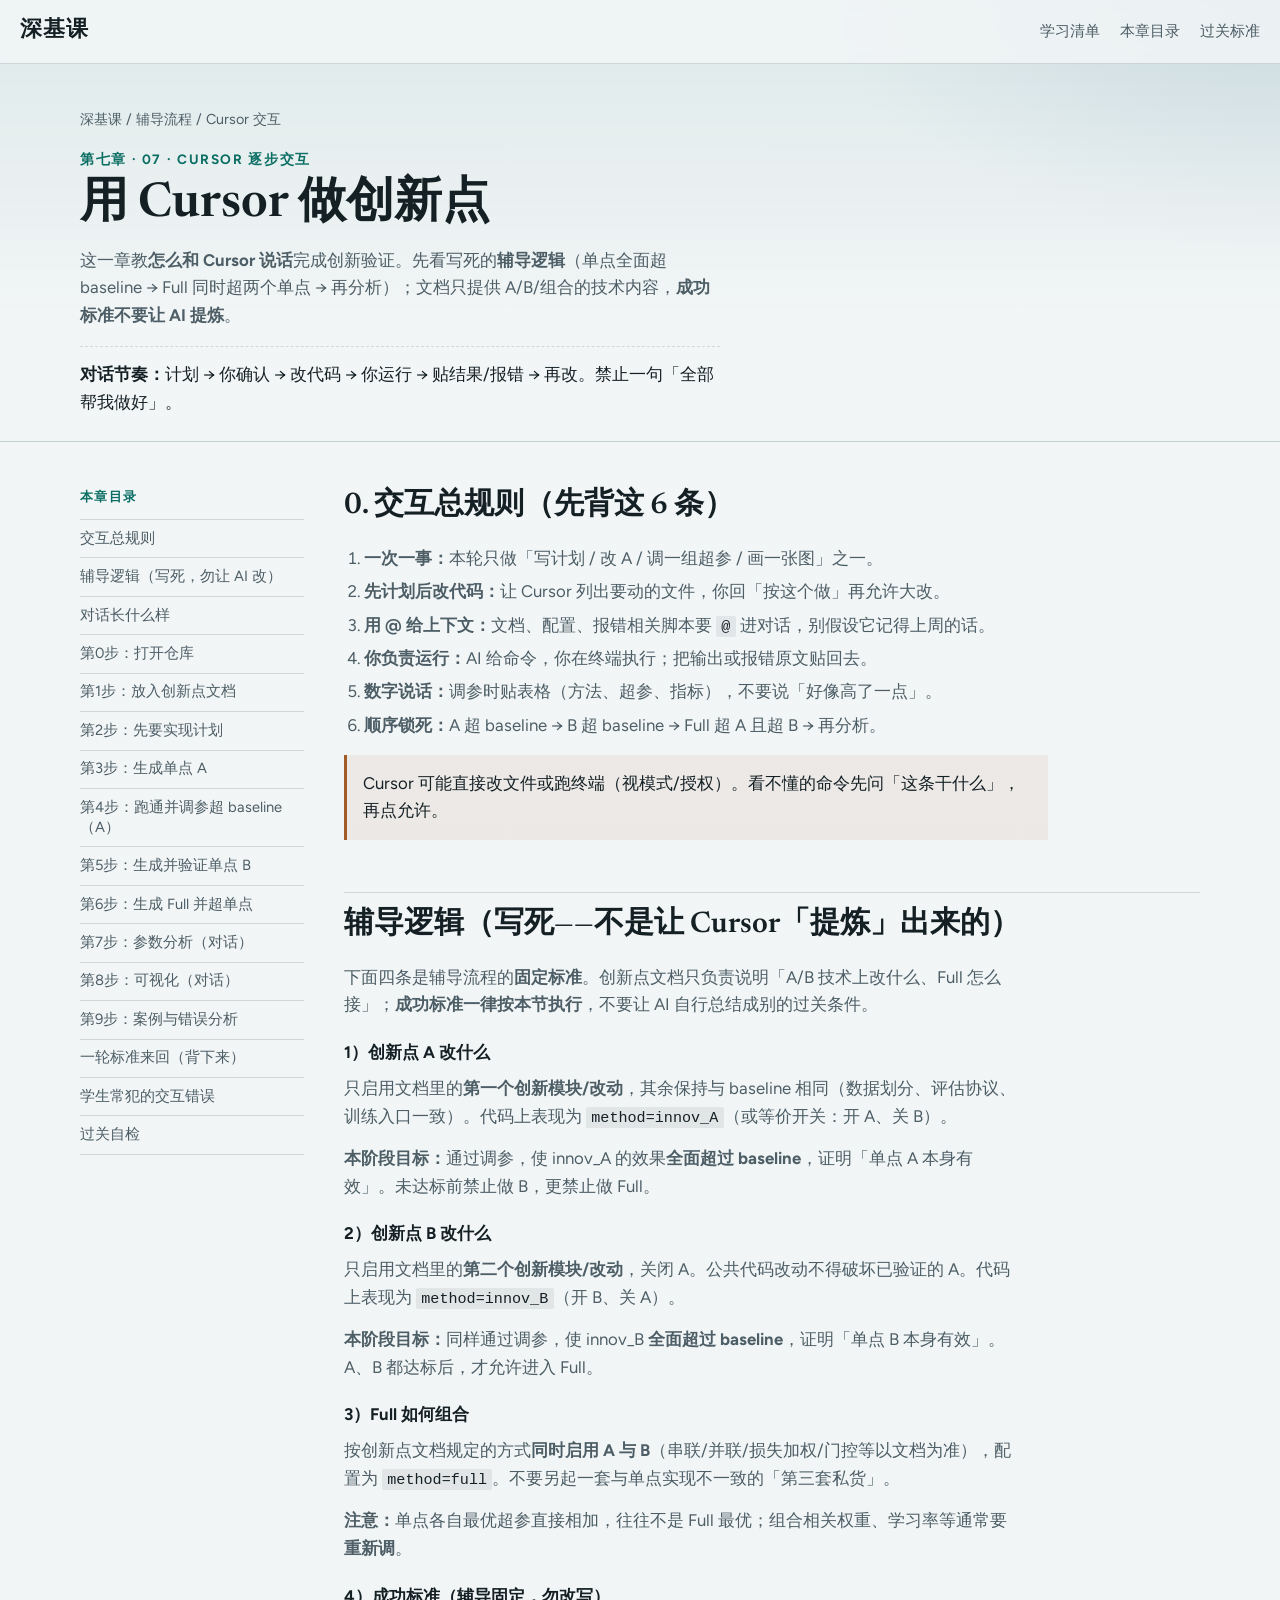
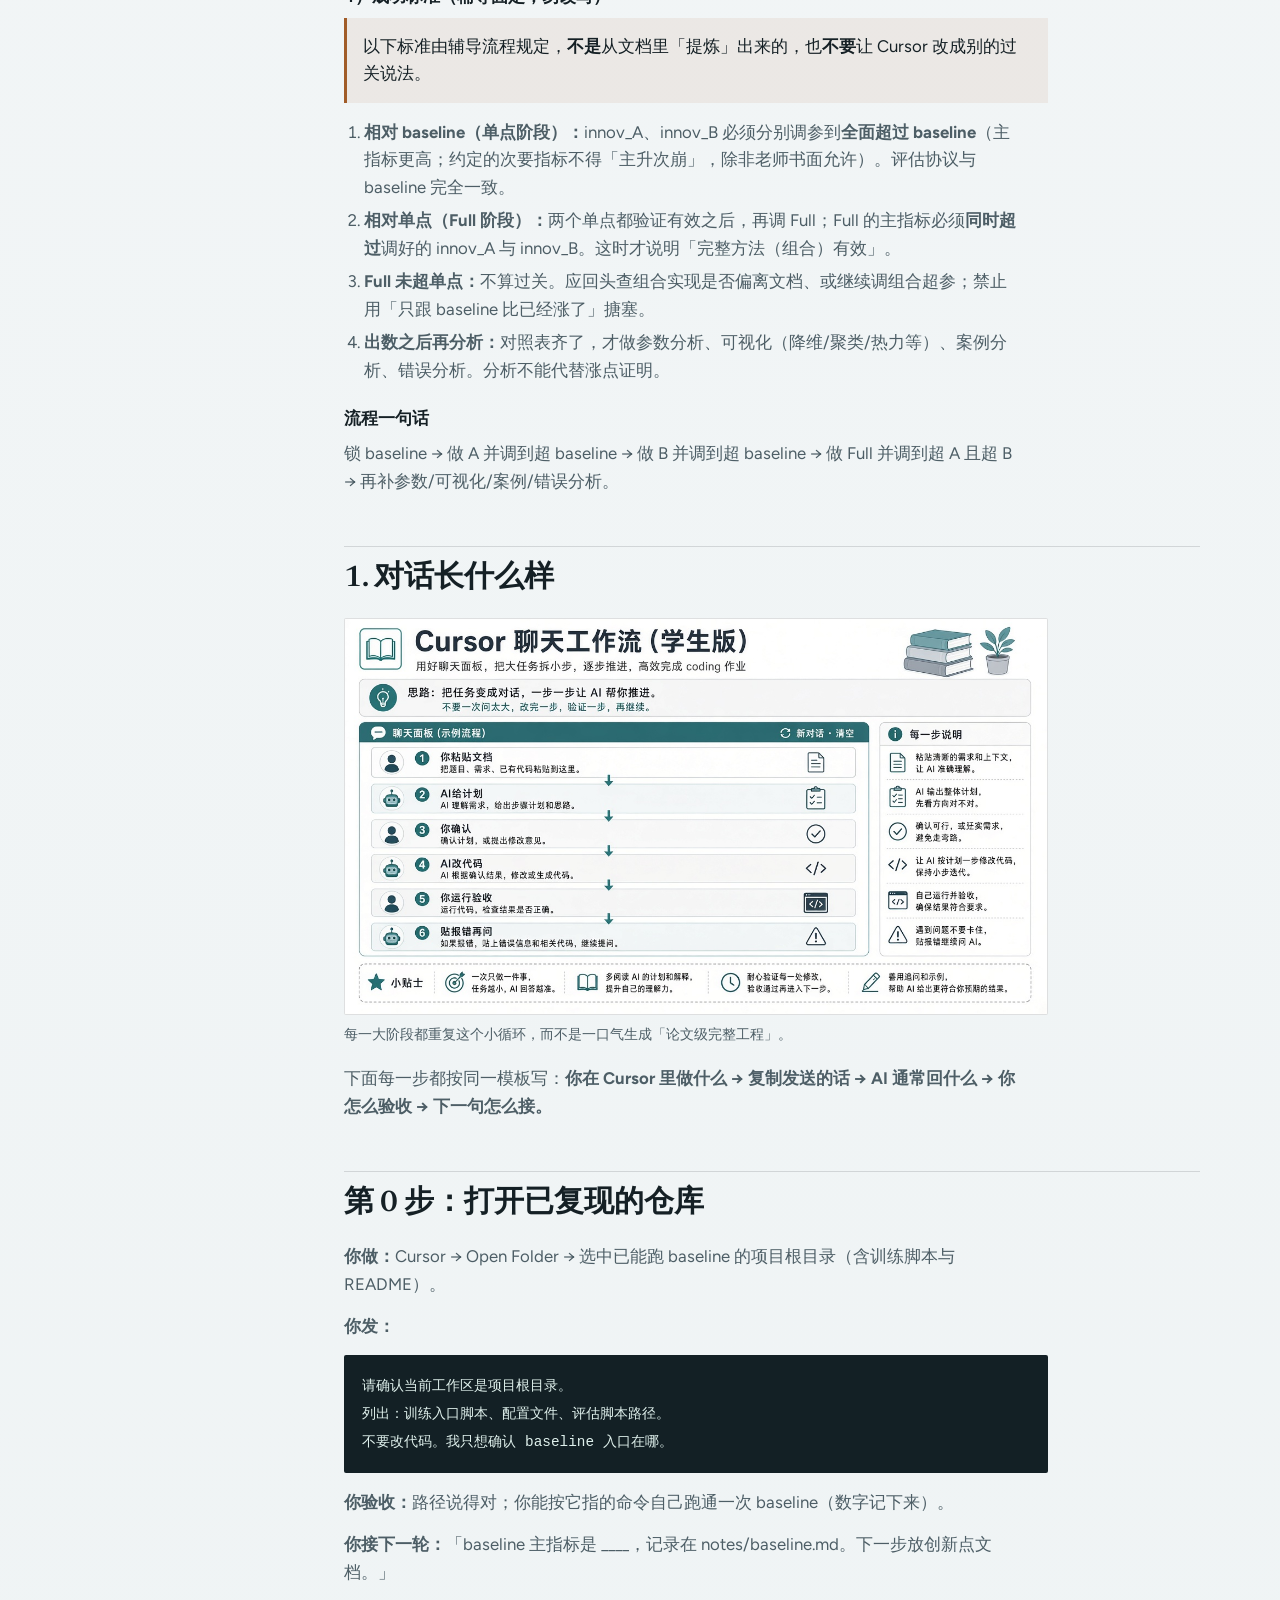
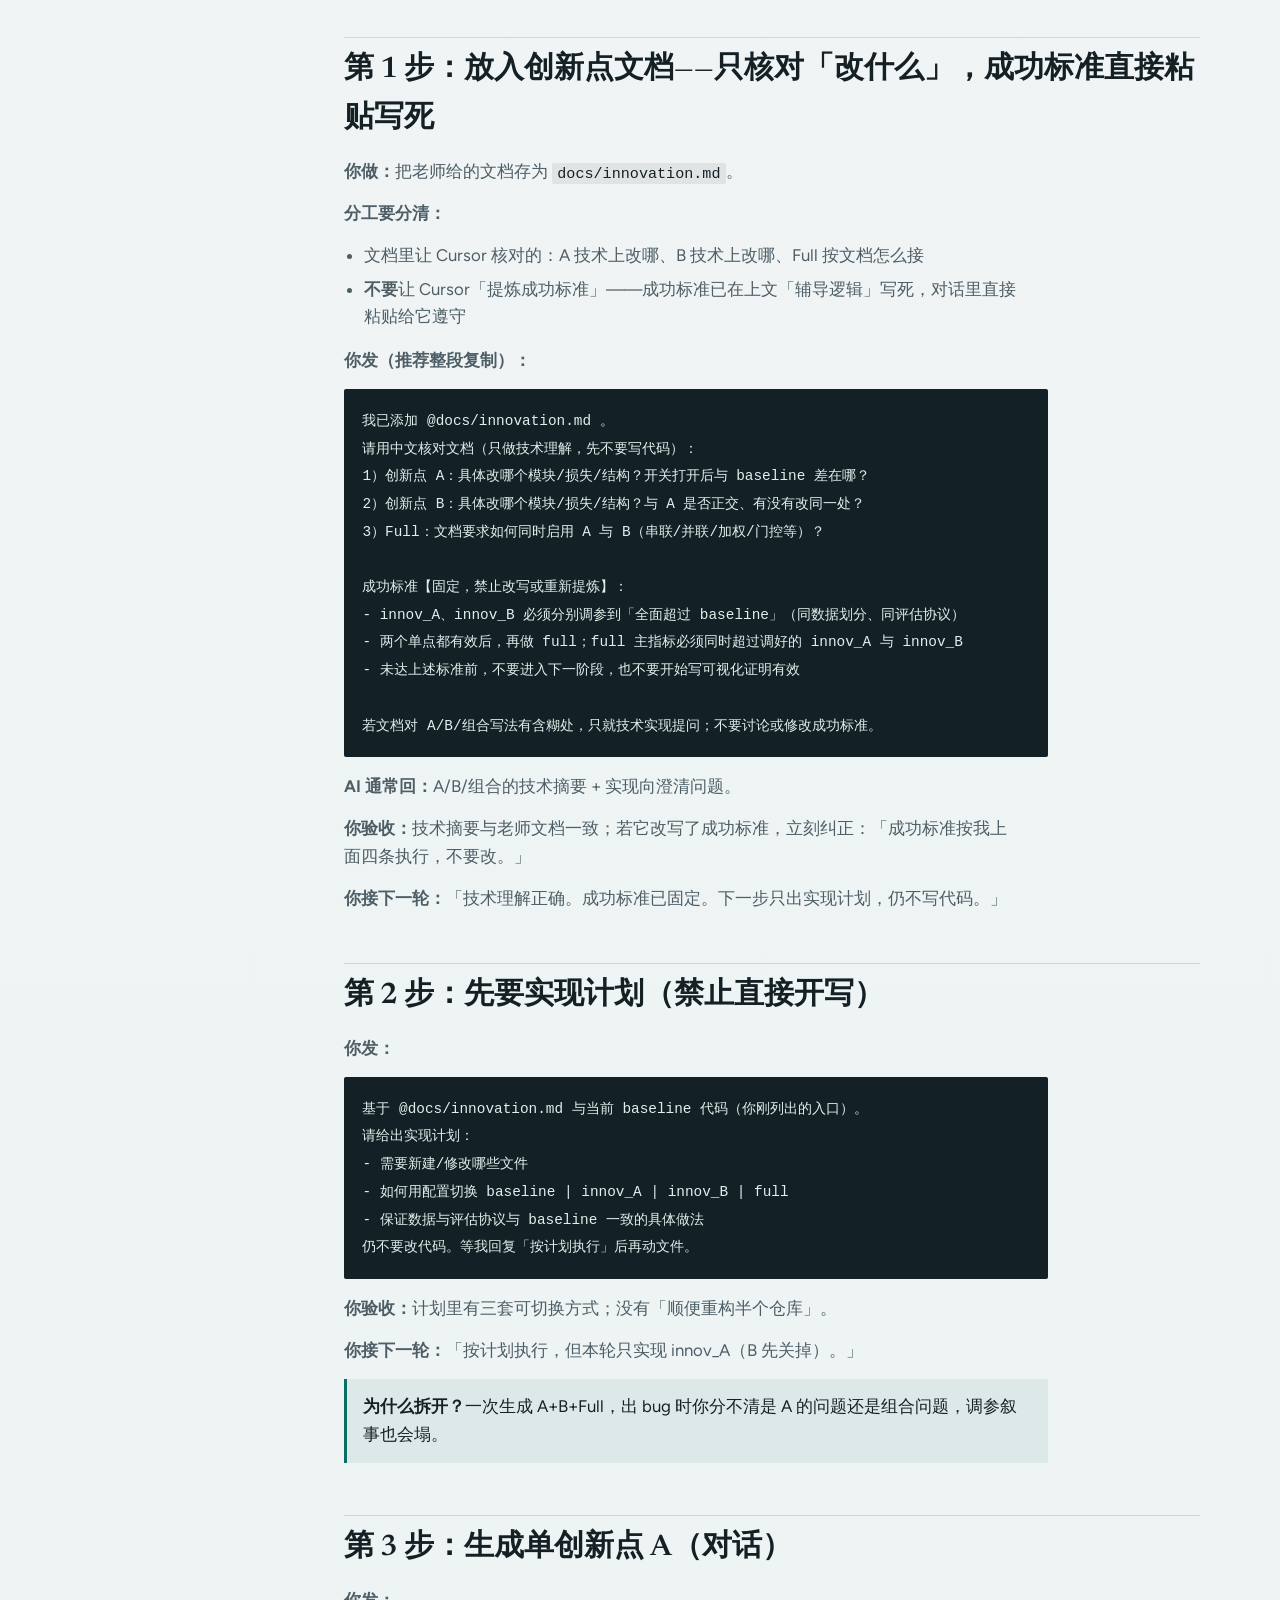
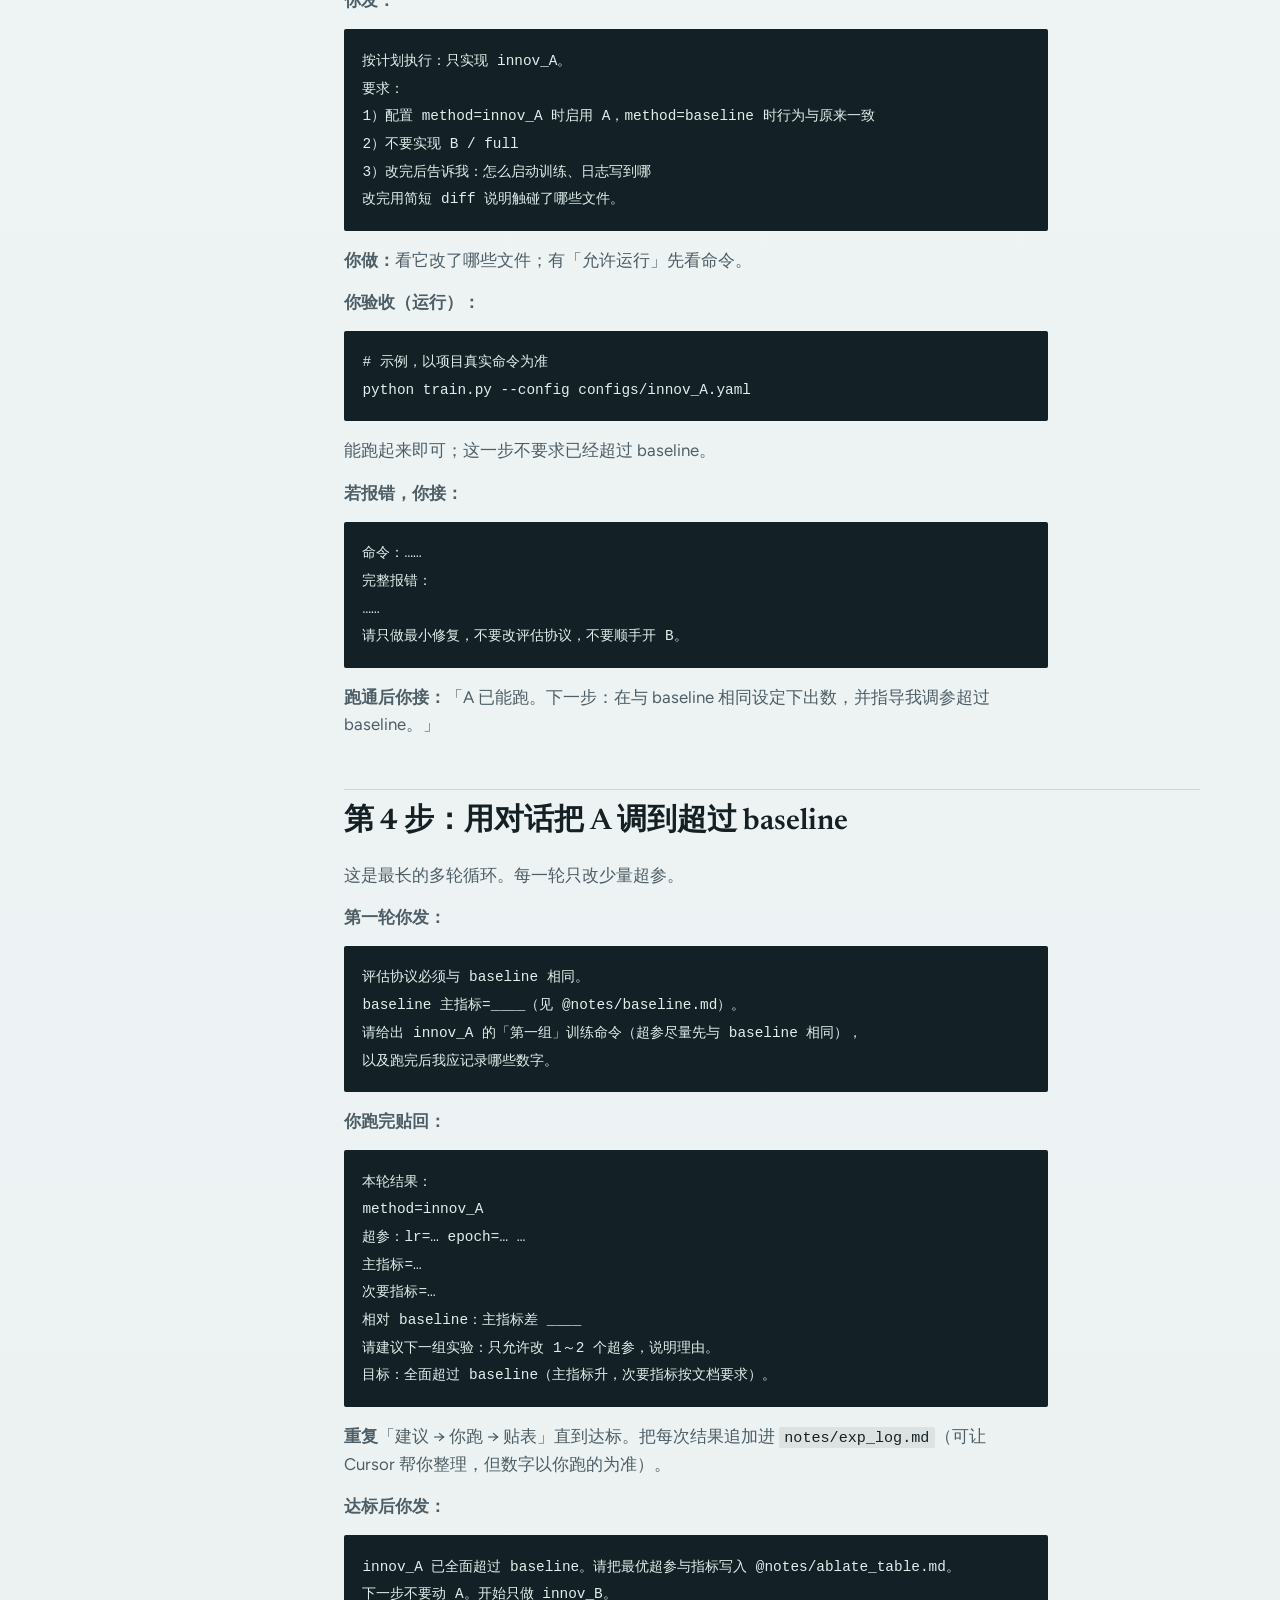
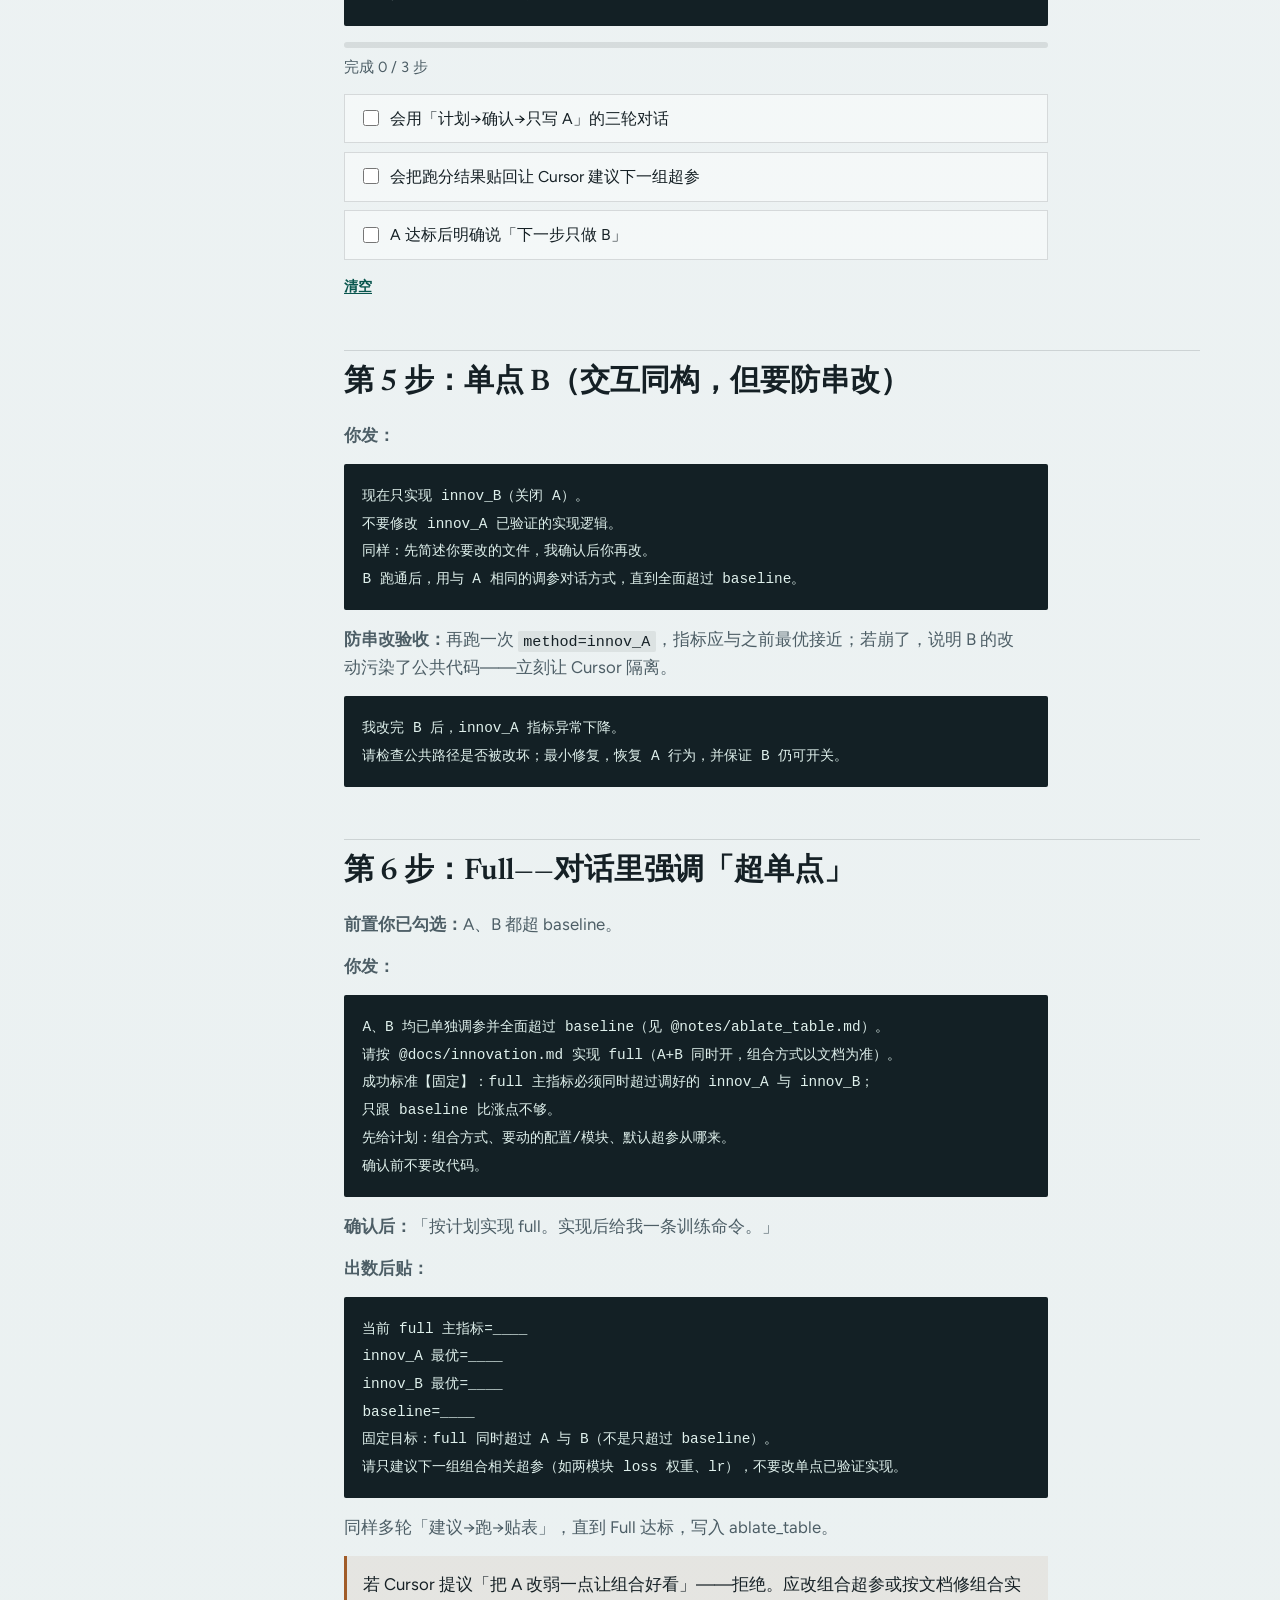
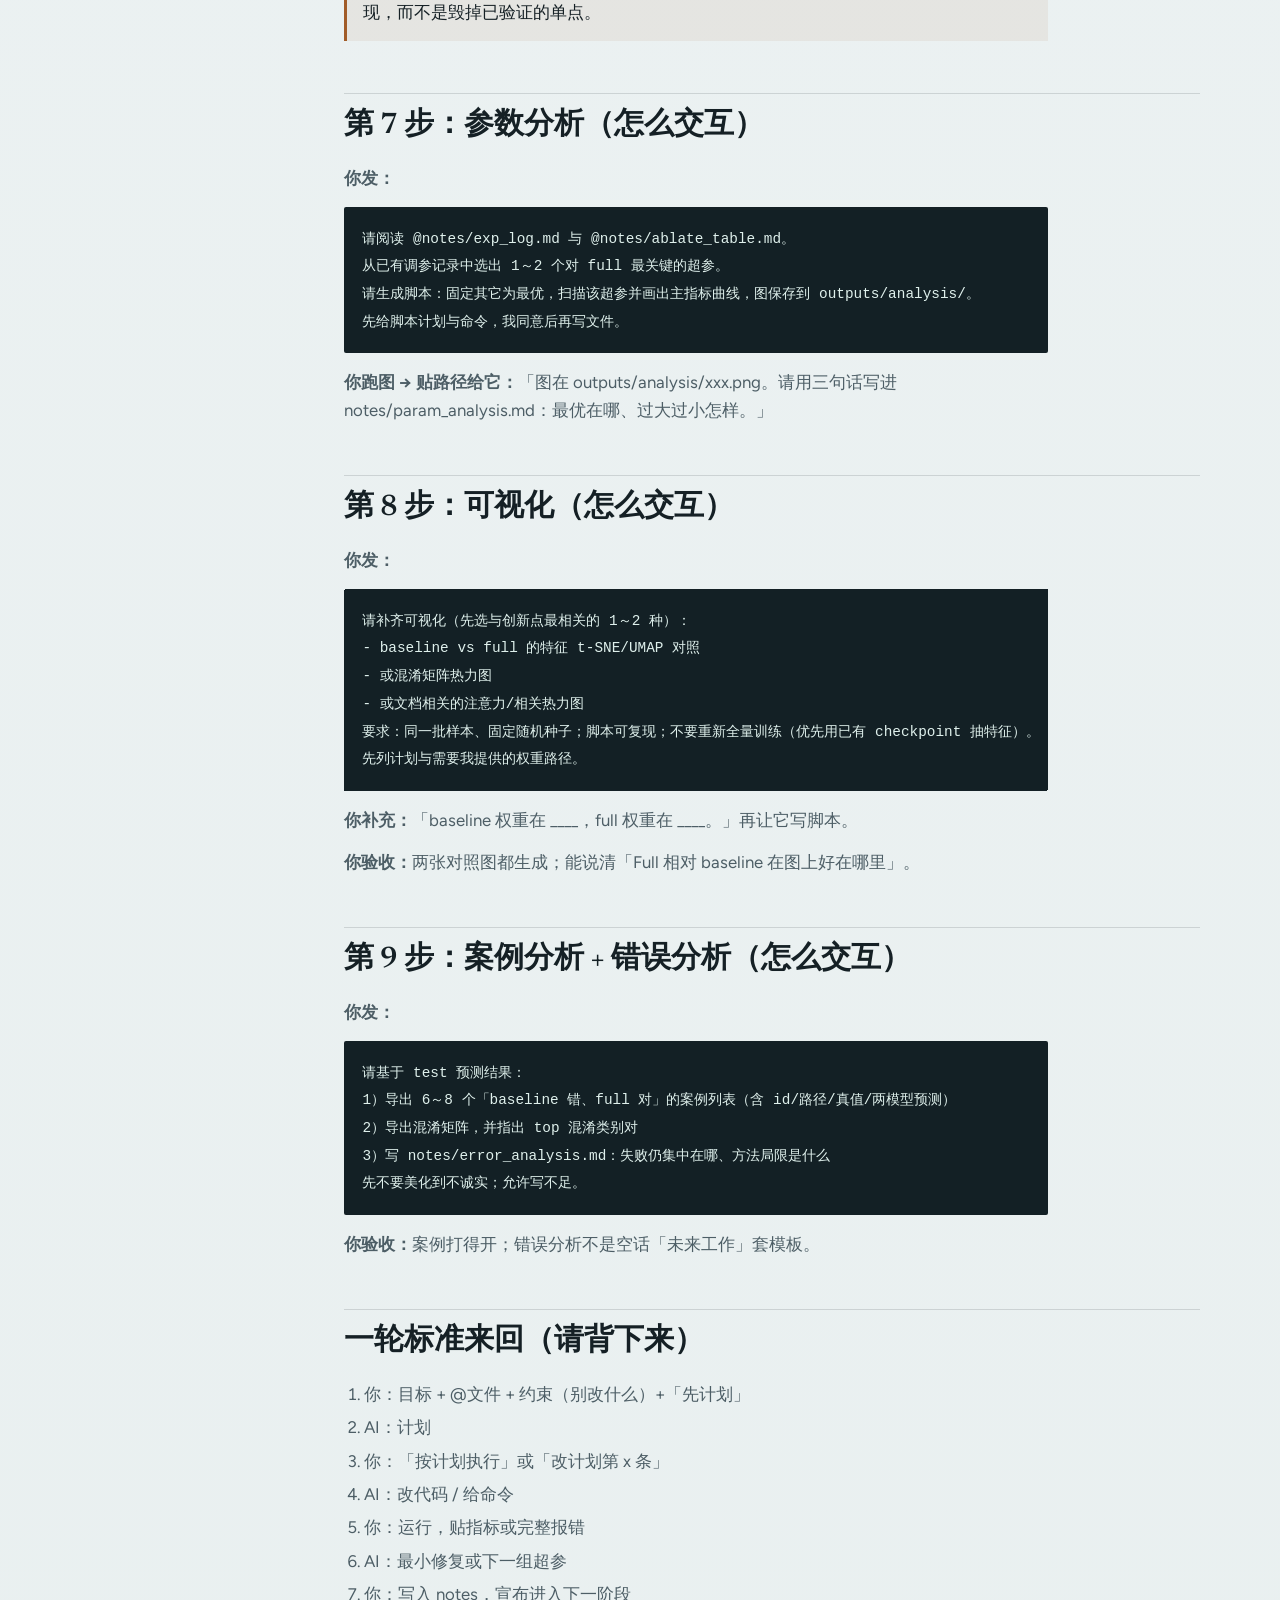
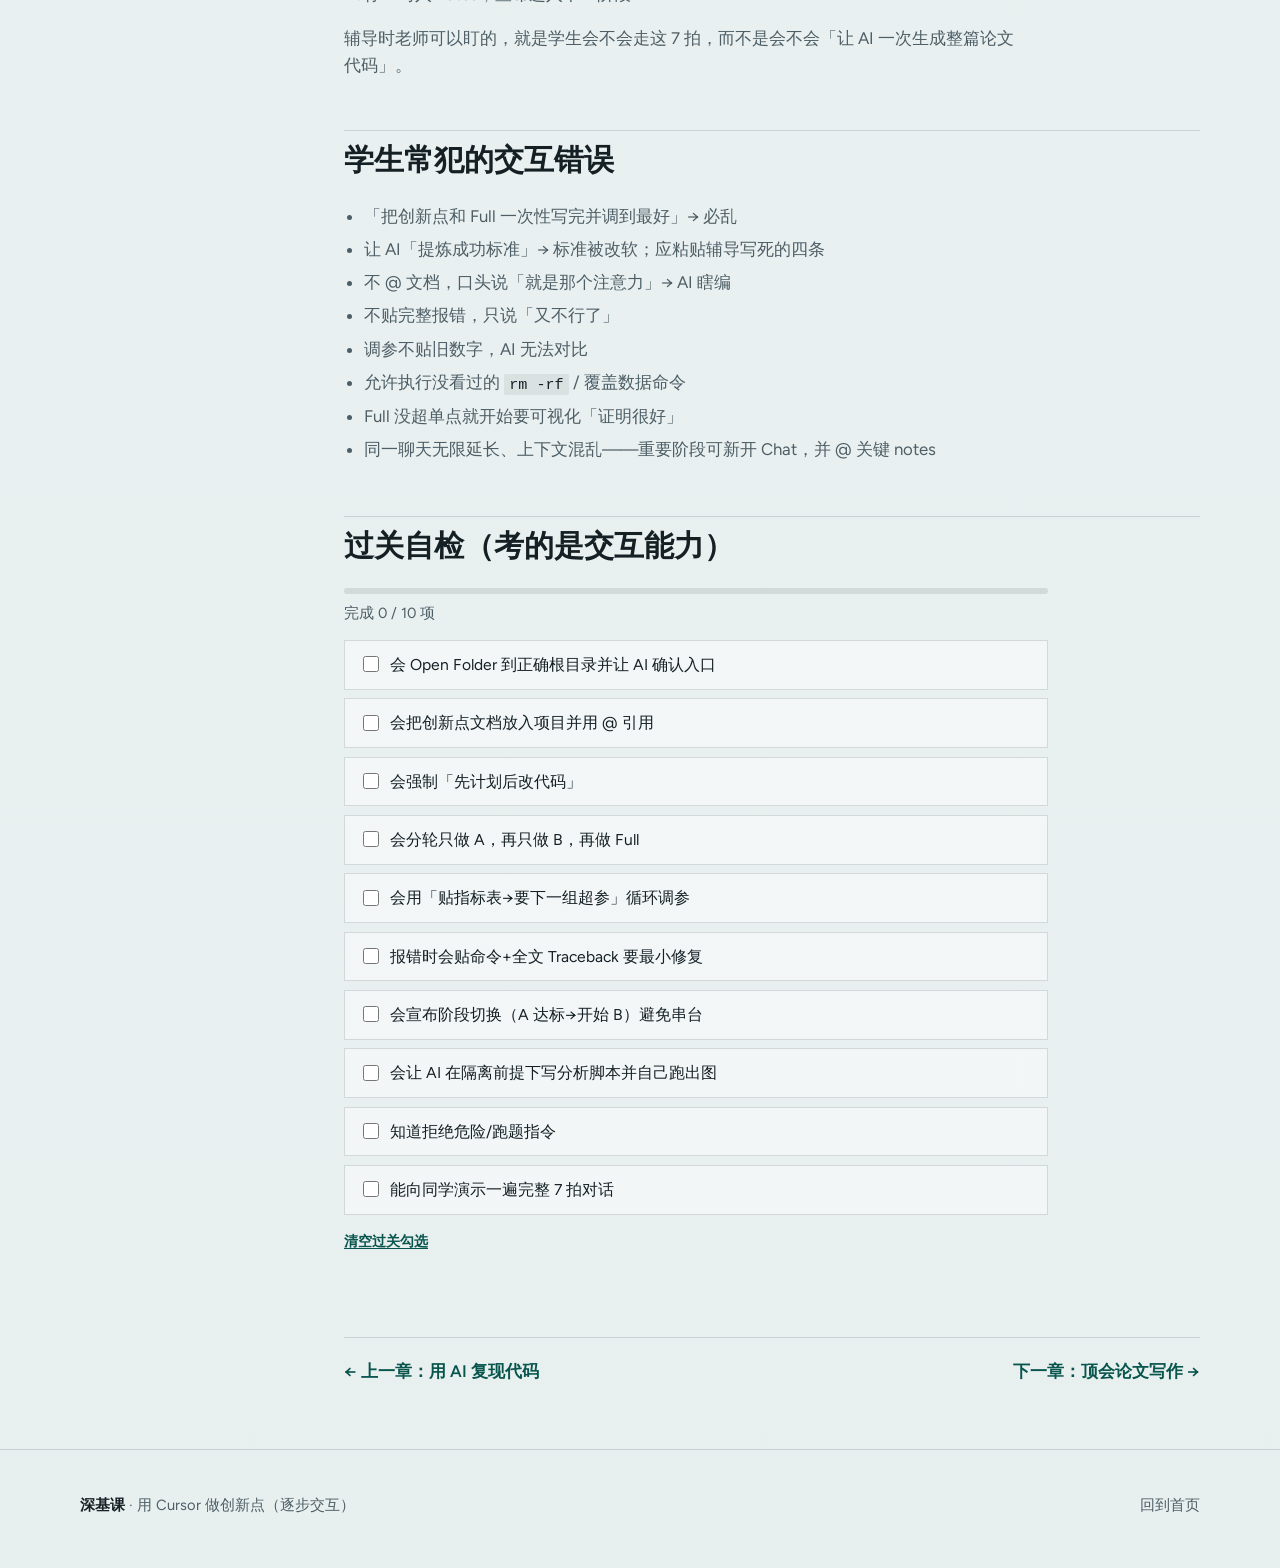
<file: web/innovation-pipeline.html>
<!DOCTYPE html>
<html lang="zh-CN">
<head>
  <meta charset="UTF-8" />
  <meta name="viewport" content="width=device-width, initial-scale=1" />
  <title>用 Cursor 做创新点：逐步交互教程 · 深基课</title>
  <meta name="description" content="教学生逐步用 Cursor 对话完成：创新点文档、单点A/B与Full、调参超baseline、Full超单点、参数与可视化分析。" />
  <link rel="preconnect" href="https://fonts.googleapis.com" />
  <link rel="preconnect" href="https://fonts.gstatic.com" crossorigin />
  <link href="https://fonts.googleapis.com/css2?family=Figtree:wght@400;500;600;700&family=Newsreader:opsz,wght@6..72,500;6..72,600;6..72,700&display=swap" rel="stylesheet" />
  <link rel="stylesheet" href="styles.css" />
</head>
<body class="page-chapter">
  <a class="skip" href="#chapter-main">跳到正文</a>

  <header class="top">
    <a class="brand-mark" href="index.html">深基课</a>
    <nav class="nav" aria-label="页面导航">
      <a href="index.html#learn">学习清单</a>
      <a href="#toc">本章目录</a>
      <a href="#ch-pass">过关标准</a>
    </nav>
  </header>

  <main id="chapter-main">
    <header class="chapter-hero">
      <div class="wrap">
        <p class="crumb"><a href="index.html">深基课</a> / 辅导流程 / Cursor 交互</p>
        <p class="section-kicker">第七章 · 07 · Cursor 逐步交互</p>
        <h1>用 Cursor 做创新点</h1>
        <p class="chapter-lead">这一章教<strong>怎么和 Cursor 说话</strong>完成创新验证。先看写死的<strong>辅导逻辑</strong>（单点全面超 baseline → Full 同时超两个单点 → 再分析）；文档只提供 A/B/组合的技术内容，<strong>成功标准不要让 AI 提炼</strong>。</p>
        <p class="chapter-goal"><strong>对话节奏：</strong>计划 → 你确认 → 改代码 → 你运行 → 贴结果/报错 → 再改。禁止一句「全部帮我做好」。</p>
      </div>
    </header>

    <div class="chapter-layout wrap">
      <nav class="toc" id="toc" aria-label="章节目录">
        <p class="toc-title">本章目录</p>
        <ol>
          <li><a href="#ch-0">交互总规则</a></li>
          <li><a href="#ch-logic">辅导逻辑（写死，勿让 AI 改）</a></li>
          <li><a href="#ch-1">对话长什么样</a></li>
          <li><a href="#ch-2">第0步：打开仓库</a></li>
          <li><a href="#ch-3">第1步：放入创新点文档</a></li>
          <li><a href="#ch-4">第2步：先要实现计划</a></li>
          <li><a href="#ch-5">第3步：生成单点 A</a></li>
          <li><a href="#ch-6">第4步：跑通并调参超 baseline（A）</a></li>
          <li><a href="#ch-7">第5步：生成并验证单点 B</a></li>
          <li><a href="#ch-8">第6步：生成 Full 并超单点</a></li>
          <li><a href="#ch-9">第7步：参数分析（对话）</a></li>
          <li><a href="#ch-10">第8步：可视化（对话）</a></li>
          <li><a href="#ch-11">第9步：案例与错误分析</a></li>
          <li><a href="#ch-12">一轮标准来回（背下来）</a></li>
          <li><a href="#ch-13">学生常犯的交互错误</a></li>
          <li><a href="#ch-pass">过关自检</a></li>
        </ol>
      </nav>

      <article class="prose">

        <section id="ch-0" class="chapter-block reveal">
          <h2>0. 交互总规则（先背这 6 条）</h2>
          <ol>
            <li><strong>一次一事：</strong>本轮只做「写计划 / 改 A / 调一组超参 / 画一张图」之一。</li>
            <li><strong>先计划后改代码：</strong>让 Cursor 列出要动的文件，你回「按这个做」再允许大改。</li>
            <li><strong>用 @ 给上下文：</strong>文档、配置、报错相关脚本要 <code>@</code> 进对话，别假设它记得上周的话。</li>
            <li><strong>你负责运行：</strong>AI 给命令，你在终端执行；把输出或报错原文贴回去。</li>
            <li><strong>数字说话：</strong>调参时贴表格（方法、超参、指标），不要说「好像高了一点」。</li>
            <li><strong>顺序锁死：</strong>A 超 baseline → B 超 baseline → Full 超 A 且超 B → 再分析。</li>
          </ol>
          <div class="callout callout-warn">
            <p>Cursor 可能直接改文件或跑终端（视模式/授权）。看不懂的命令先问「这条干什么」，再点允许。</p>
          </div>
        </section>

        <section id="ch-logic" class="chapter-block reveal">
          <h2>辅导逻辑（写死——不是让 Cursor「提炼」出来的）</h2>
          <p>下面四条是辅导流程的<strong>固定标准</strong>。创新点文档只负责说明「A/B 技术上改什么、Full 怎么接」；<strong>成功标准一律按本节执行</strong>，不要让 AI 自行总结成别的过关条件。</p>

          <h3>1）创新点 A 改什么</h3>
          <p>只启用文档里的<strong>第一个创新模块/改动</strong>，其余保持与 baseline 相同（数据划分、评估协议、训练入口一致）。代码上表现为 <code>method=innov_A</code>（或等价开关：开 A、关 B）。</p>
          <p><strong>本阶段目标：</strong>通过调参，使 innov_A 的效果<strong>全面超过 baseline</strong>，证明「单点 A 本身有效」。未达标前禁止做 B，更禁止做 Full。</p>

          <h3>2）创新点 B 改什么</h3>
          <p>只启用文档里的<strong>第二个创新模块/改动</strong>，关闭 A。公共代码改动不得破坏已验证的 A。代码上表现为 <code>method=innov_B</code>（开 B、关 A）。</p>
          <p><strong>本阶段目标：</strong>同样通过调参，使 innov_B <strong>全面超过 baseline</strong>，证明「单点 B 本身有效」。A、B 都达标后，才允许进入 Full。</p>

          <h3>3）Full 如何组合</h3>
          <p>按创新点文档规定的方式<strong>同时启用 A 与 B</strong>（串联/并联/损失加权/门控等以文档为准），配置为 <code>method=full</code>。不要另起一套与单点实现不一致的「第三套私货」。</p>
          <p><strong>注意：</strong>单点各自最优超参直接相加，往往不是 Full 最优；组合相关权重、学习率等通常要<strong>重新调</strong>。</p>

          <h3>4）成功标准（辅导固定，勿改写）</h3>
          <div class="callout callout-warn">
            <p>以下标准由辅导流程规定，<strong>不是</strong>从文档里「提炼」出来的，也<strong>不要</strong>让 Cursor 改成别的过关说法。</p>
          </div>
          <ol>
            <li><strong>相对 baseline（单点阶段）：</strong>innov_A、innov_B 必须分别调参到<strong>全面超过 baseline</strong>（主指标更高；约定的次要指标不得「主升次崩」，除非老师书面允许）。评估协议与 baseline 完全一致。</li>
            <li><strong>相对单点（Full 阶段）：</strong>两个单点都验证有效之后，再调 Full；Full 的主指标必须<strong>同时超过</strong>调好的 innov_A 与 innov_B。这时才说明「完整方法（组合）有效」。</li>
            <li><strong>Full 未超单点：</strong>不算过关。应回头查组合实现是否偏离文档、或继续调组合超参；禁止用「只跟 baseline 比已经涨了」搪塞。</li>
            <li><strong>出数之后再分析：</strong>对照表齐了，才做参数分析、可视化（降维/聚类/热力等）、案例分析、错误分析。分析不能代替涨点证明。</li>
          </ol>

          <h3>流程一句话</h3>
          <p>锁 baseline → 做 A 并调到超 baseline → 做 B 并调到超 baseline → 做 Full 并调到超 A 且超 B → 再补参数/可视化/案例/错误分析。</p>
        </section>

        <section id="ch-1" class="chapter-block reveal">
          <h2>1. 对话长什么样</h2>
          <figure class="figure">
            <img src="assets/cursor-dialogue.png" alt="Cursor 多轮对话：计划确认改代码运行贴报错" width="1600" height="900" loading="lazy" />
            <figcaption>每一大阶段都重复这个小循环，而不是一口气生成「论文级完整工程」。</figcaption>
          </figure>
          <p>下面每一步都按同一模板写：<strong>你在 Cursor 里做什么 → 复制发送的话 → AI 通常回什么 → 你怎么验收 → 下一句怎么接。</strong></p>
        </section>

        <section id="ch-2" class="chapter-block reveal">
          <h2>第 0 步：打开已复现的仓库</h2>
          <p><strong>你做：</strong>Cursor → Open Folder → 选中已能跑 baseline 的项目根目录（含训练脚本与 README）。</p>
          <p><strong>你发：</strong></p>
          <pre><code>请确认当前工作区是项目根目录。
列出：训练入口脚本、配置文件、评估脚本路径。
不要改代码。我只想确认 baseline 入口在哪。</code></pre>
          <p><strong>你验收：</strong>路径说得对；你能按它指的命令自己跑通一次 baseline（数字记下来）。</p>
          <p><strong>你接下一轮：</strong>「baseline 主指标是 ____，记录在 notes/baseline.md。下一步放创新点文档。」</p>
        </section>

        <section id="ch-3" class="chapter-block reveal">
          <h2>第 1 步：放入创新点文档——只核对「改什么」，成功标准直接粘贴写死</h2>
          <p><strong>你做：</strong>把老师给的文档存为 <code>docs/innovation.md</code>。</p>
          <p><strong>分工要分清：</strong></p>
          <ul>
            <li>文档里让 Cursor 核对的：A 技术上改哪、B 技术上改哪、Full 按文档怎么接</li>
            <li><strong>不要</strong>让 Cursor「提炼成功标准」——成功标准已在上文「辅导逻辑」写死，对话里直接粘贴给它遵守</li>
          </ul>
          <p><strong>你发（推荐整段复制）：</strong></p>
          <pre><code>我已添加 @docs/innovation.md 。
请用中文核对文档（只做技术理解，先不要写代码）：
1）创新点 A：具体改哪个模块/损失/结构？开关打开后与 baseline 差在哪？
2）创新点 B：具体改哪个模块/损失/结构？与 A 是否正交、有没有改同一处？
3）Full：文档要求如何同时启用 A 与 B（串联/并联/加权/门控等）？

成功标准【固定，禁止改写或重新提炼】：
- innov_A、innov_B 必须分别调参到「全面超过 baseline」（同数据划分、同评估协议）
- 两个单点都有效后，再做 full；full 主指标必须同时超过调好的 innov_A 与 innov_B
- 未达上述标准前，不要进入下一阶段，也不要开始写可视化证明有效

若文档对 A/B/组合写法有含糊处，只就技术实现提问；不要讨论或修改成功标准。</code></pre>
          <p><strong>AI 通常回：</strong>A/B/组合的技术摘要 + 实现向澄清问题。</p>
          <p><strong>你验收：</strong>技术摘要与老师文档一致；若它改写了成功标准，立刻纠正：「成功标准按我上面四条执行，不要改。」</p>
          <p><strong>你接下一轮：</strong>「技术理解正确。成功标准已固定。下一步只出实现计划，仍不写代码。」</p>
        </section>

        <section id="ch-4" class="chapter-block reveal">
          <h2>第 2 步：先要实现计划（禁止直接开写）</h2>
          <p><strong>你发：</strong></p>
          <pre><code>基于 @docs/innovation.md 与当前 baseline 代码（你刚列出的入口）。
请给出实现计划：
- 需要新建/修改哪些文件
- 如何用配置切换 baseline | innov_A | innov_B | full
- 保证数据与评估协议与 baseline 一致的具体做法
仍不要改代码。等我回复「按计划执行」后再动文件。</code></pre>
          <p><strong>你验收：</strong>计划里有三套可切换方式；没有「顺便重构半个仓库」。</p>
          <p><strong>你接下一轮：</strong>「按计划执行，但本轮只实现 innov_A（B 先关掉）。」</p>
          <div class="callout">
            <p><strong>为什么拆开？</strong>一次生成 A+B+Full，出 bug 时你分不清是 A 的问题还是组合问题，调参叙事也会塌。</p>
          </div>
        </section>

        <section id="ch-5" class="chapter-block reveal">
          <h2>第 3 步：生成单创新点 A（对话）</h2>
          <p><strong>你发：</strong></p>
          <pre><code>按计划执行：只实现 innov_A。
要求：
1）配置 method=innov_A 时启用 A，method=baseline 时行为与原来一致
2）不要实现 B / full
3）改完后告诉我：怎么启动训练、日志写到哪
改完用简短 diff 说明触碰了哪些文件。</code></pre>
          <p><strong>你做：</strong>看它改了哪些文件；有「允许运行」先看命令。</p>
          <p><strong>你验收（运行）：</strong></p>
          <pre><code># 示例，以项目真实命令为准
python train.py --config configs/innov_A.yaml</code></pre>
          <p>能跑起来即可；这一步不要求已经超过 baseline。</p>
          <p><strong>若报错，你接：</strong></p>
          <pre><code>命令：……
完整报错：
……
请只做最小修复，不要改评估协议，不要顺手开 B。</code></pre>
          <p><strong>跑通后你接：</strong>「A 已能跑。下一步：在与 baseline 相同设定下出数，并指导我调参超过 baseline。」</p>
        </section>

        <section id="ch-6" class="chapter-block reveal">
          <h2>第 4 步：用对话把 A 调到超过 baseline</h2>
          <p>这是最长的多轮循环。每一轮只改少量超参。</p>
          <p><strong>第一轮你发：</strong></p>
          <pre><code>评估协议必须与 baseline 相同。
baseline 主指标=____（见 @notes/baseline.md）。
请给出 innov_A 的「第一组」训练命令（超参尽量先与 baseline 相同），
以及跑完后我应记录哪些数字。</code></pre>
          <p><strong>你跑完贴回：</strong></p>
          <pre><code>本轮结果：
method=innov_A
超参：lr=… epoch=… …
主指标=…
次要指标=…
相对 baseline：主指标差 ____
请建议下一组实验：只允许改 1～2 个超参，说明理由。
目标：全面超过 baseline（主指标升，次要指标按文档要求）。</code></pre>
          <p><strong>重复</strong>「建议 → 你跑 → 贴表」直到达标。把每次结果追加进 <code>notes/exp_log.md</code>（可让 Cursor 帮你整理，但数字以你跑的为准）。</p>
          <p><strong>达标后你发：</strong></p>
          <pre><code>innov_A 已全面超过 baseline。请把最优超参与指标写入 @notes/ablate_table.md。
下一步不要动 A。开始只做 innov_B。</code></pre>

          <div class="progress-bar" data-progress-for="cur-a" aria-hidden="true"><div class="progress-fill"></div></div>
          <p class="progress-text" data-progress-text-for="cur-a">完成 0 / 3 步</p>
          <div class="check-panel" data-check-group="cur-a">
            <label class="check-item"><input type="checkbox" data-key="cur-a1" /><span>会用「计划→确认→只写 A」的三轮对话</span></label>
            <label class="check-item"><input type="checkbox" data-key="cur-a2" /><span>会把跑分结果贴回让 Cursor 建议下一组超参</span></label>
            <label class="check-item"><input type="checkbox" data-key="cur-a3" /><span>A 达标后明确说「下一步只做 B」</span></label>
          </div>
          <p class="panel-actions"><button type="button" class="btn-text" data-reset-group="cur-a">清空</button></p>
        </section>

        <section id="ch-7" class="chapter-block reveal">
          <h2>第 5 步：单点 B（交互同构，但要防串改）</h2>
          <p><strong>你发：</strong></p>
          <pre><code>现在只实现 innov_B（关闭 A）。
不要修改 innov_A 已验证的实现逻辑。
同样：先简述你要改的文件，我确认后你再改。
B 跑通后，用与 A 相同的调参对话方式，直到全面超过 baseline。</code></pre>
          <p><strong>防串改验收：</strong>再跑一次 <code>method=innov_A</code>，指标应与之前最优接近；若崩了，说明 B 的改动污染了公共代码——立刻让 Cursor 隔离。</p>
          <pre><code>我改完 B 后，innov_A 指标异常下降。
请检查公共路径是否被改坏；最小修复，恢复 A 行为，并保证 B 仍可开关。</code></pre>
        </section>

        <section id="ch-8" class="chapter-block reveal">
          <h2>第 6 步：Full——对话里强调「超单点」</h2>
          <p><strong>前置你已勾选：</strong>A、B 都超 baseline。</p>
          <p><strong>你发：</strong></p>
          <pre><code>A、B 均已单独调参并全面超过 baseline（见 @notes/ablate_table.md）。
请按 @docs/innovation.md 实现 full（A+B 同时开，组合方式以文档为准）。
成功标准【固定】：full 主指标必须同时超过调好的 innov_A 与 innov_B；
只跟 baseline 比涨点不够。
先给计划：组合方式、要动的配置/模块、默认超参从哪来。
确认前不要改代码。</code></pre>
          <p><strong>确认后：</strong>「按计划实现 full。实现后给我一条训练命令。」</p>
          <p><strong>出数后贴：</strong></p>
          <pre><code>当前 full 主指标=____
innov_A 最优=____
innov_B 最优=____
baseline=____
固定目标：full 同时超过 A 与 B（不是只超过 baseline）。
请只建议下一组组合相关超参（如两模块 loss 权重、lr），不要改单点已验证实现。</code></pre>
          <p>同样多轮「建议→跑→贴表」，直到 Full 达标，写入 ablate_table。</p>
          <div class="callout callout-warn">
            <p>若 Cursor 提议「把 A 改弱一点让组合好看」——拒绝。应改组合超参或按文档修组合实现，而不是毁掉已验证的单点。</p>
          </div>
        </section>

        <section id="ch-9" class="chapter-block reveal">
          <h2>第 7 步：参数分析（怎么交互）</h2>
          <p><strong>你发：</strong></p>
          <pre><code>请阅读 @notes/exp_log.md 与 @notes/ablate_table.md。
从已有调参记录中选出 1～2 个对 full 最关键的超参。
请生成脚本：固定其它为最优，扫描该超参并画出主指标曲线，图保存到 outputs/analysis/。
先给脚本计划与命令，我同意后再写文件。</code></pre>
          <p><strong>你跑图 → 贴路径给它：</strong>「图在 outputs/analysis/xxx.png。请用三句话写进 notes/param_analysis.md：最优在哪、过大过小怎样。」</p>
        </section>

        <section id="ch-10" class="chapter-block reveal">
          <h2>第 8 步：可视化（怎么交互）</h2>
          <p><strong>你发：</strong></p>
          <pre><code>请补齐可视化（先选与创新点最相关的 1～2 种）：
- baseline vs full 的特征 t-SNE/UMAP 对照
- 或混淆矩阵热力图
- 或文档相关的注意力/相关热力图
要求：同一批样本、固定随机种子；脚本可复现；不要重新全量训练（优先用已有 checkpoint 抽特征）。
先列计划与需要我提供的权重路径。</code></pre>
          <p><strong>你补充：</strong>「baseline 权重在 ____，full 权重在 ____。」再让它写脚本。</p>
          <p><strong>你验收：</strong>两张对照图都生成；能说清「Full 相对 baseline 在图上好在哪里」。</p>
        </section>

        <section id="ch-11" class="chapter-block reveal">
          <h2>第 9 步：案例分析 + 错误分析（怎么交互）</h2>
          <p><strong>你发：</strong></p>
          <pre><code>请基于 test 预测结果：
1）导出 6～8 个「baseline 错、full 对」的案例列表（含 id/路径/真值/两模型预测）
2）导出混淆矩阵，并指出 top 混淆类别对
3）写 notes/error_analysis.md：失败仍集中在哪、方法局限是什么
先不要美化到不诚实；允许写不足。</code></pre>
          <p><strong>你验收：</strong>案例打得开；错误分析不是空话「未来工作」套模板。</p>
        </section>

        <section id="ch-12" class="chapter-block reveal">
          <h2>一轮标准来回（请背下来）</h2>
          <ol>
            <li>你：目标 + @文件 + 约束（别改什么）+「先计划」</li>
            <li>AI：计划</li>
            <li>你：「按计划执行」或「改计划第 x 条」</li>
            <li>AI：改代码 / 给命令</li>
            <li>你：运行，贴指标或完整报错</li>
            <li>AI：最小修复或下一组超参</li>
            <li>你：写入 notes，宣布进入下一阶段</li>
          </ol>
          <p>辅导时老师可以盯的，就是学生会不会走这 7 拍，而不是会不会「让 AI 一次生成整篇论文代码」。</p>
        </section>

        <section id="ch-13" class="chapter-block reveal">
          <h2>学生常犯的交互错误</h2>
          <ul>
            <li>「把创新点和 Full 一次性写完并调到最好」→ 必乱</li>
            <li>让 AI「提炼成功标准」→ 标准被改软；应粘贴辅导写死的四条</li>
            <li>不 @ 文档，口头说「就是那个注意力」→ AI 瞎编</li>
            <li>不贴完整报错，只说「又不行了」</li>
            <li>调参不贴旧数字，AI 无法对比</li>
            <li>允许执行没看过的 <code>rm -rf</code> / 覆盖数据命令</li>
            <li>Full 没超单点就开始要可视化「证明很好」</li>
            <li>同一聊天无限延长、上下文混乱——重要阶段可新开 Chat，并 @ 关键 notes</li>
          </ul>
        </section>

        <section id="ch-pass" class="chapter-block reveal">
          <h2>过关自检（考的是交互能力）</h2>
          <div class="progress-bar" data-progress-for="cur-pass" aria-hidden="true"><div class="progress-fill"></div></div>
          <p class="progress-text" data-progress-text-for="cur-pass">完成 0 / 10 项</p>
          <div class="check-panel" data-check-group="cur-pass">
            <label class="check-item"><input type="checkbox" data-key="cur-p1" /><span>会 Open Folder 到正确根目录并让 AI 确认入口</span></label>
            <label class="check-item"><input type="checkbox" data-key="cur-p2" /><span>会把创新点文档放入项目并用 @ 引用</span></label>
            <label class="check-item"><input type="checkbox" data-key="cur-p3" /><span>会强制「先计划后改代码」</span></label>
            <label class="check-item"><input type="checkbox" data-key="cur-p4" /><span>会分轮只做 A，再只做 B，再做 Full</span></label>
            <label class="check-item"><input type="checkbox" data-key="cur-p5" /><span>会用「贴指标表→要下一组超参」循环调参</span></label>
            <label class="check-item"><input type="checkbox" data-key="cur-p6" /><span>报错时会贴命令+全文 Traceback 要最小修复</span></label>
            <label class="check-item"><input type="checkbox" data-key="cur-p7" /><span>会宣布阶段切换（A 达标→开始 B）避免串台</span></label>
            <label class="check-item"><input type="checkbox" data-key="cur-p8" /><span>会让 AI 在隔离前提下写分析脚本并自己跑出图</span></label>
            <label class="check-item"><input type="checkbox" data-key="cur-p9" /><span>知道拒绝危险/跑题指令</span></label>
            <label class="check-item"><input type="checkbox" data-key="cur-p10" /><span>能向同学演示一遍完整 7 拍对话</span></label>
          </div>
          <p class="panel-actions"><button type="button" class="btn-text" data-reset-group="cur-pass">清空过关勾选</button></p>
        </section>

        <nav class="chapter-pager" aria-label="章节翻页">
          <a class="pager-link" href="ai-tools.html">← 上一章：用 AI 复现代码</a>
          <a class="pager-link" href="paper-writing.html">下一章：顶会论文写作 →</a>
        </nav>
      </article>
    </div>
  </main>

  <footer class="foot">
    <div class="wrap foot-inner">
      <p><span class="brand-inline">深基课</span> · 用 Cursor 做创新点（逐步交互）</p>
      <p class="muted"><a href="index.html">回到首页</a></p>
    </div>
  </footer>

  <script src="main.js"></script>
</body>
</html>
</file>
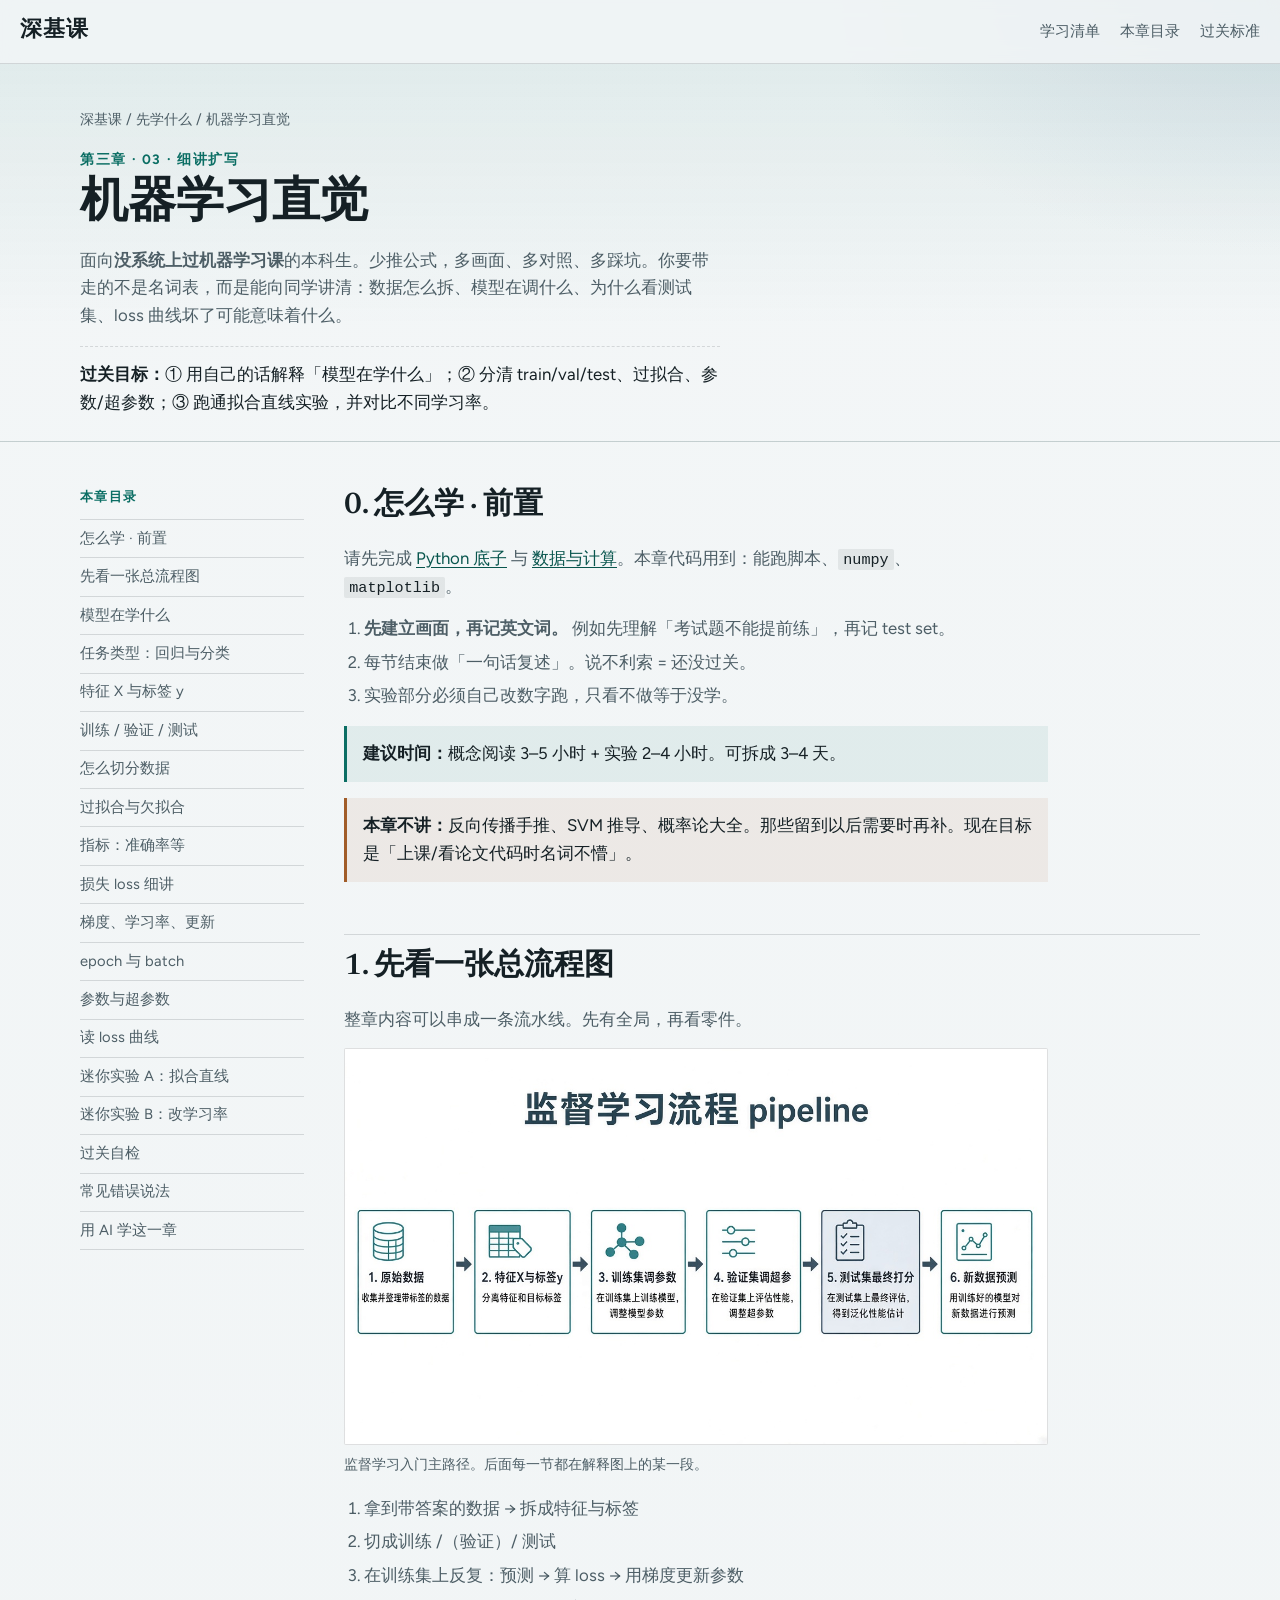
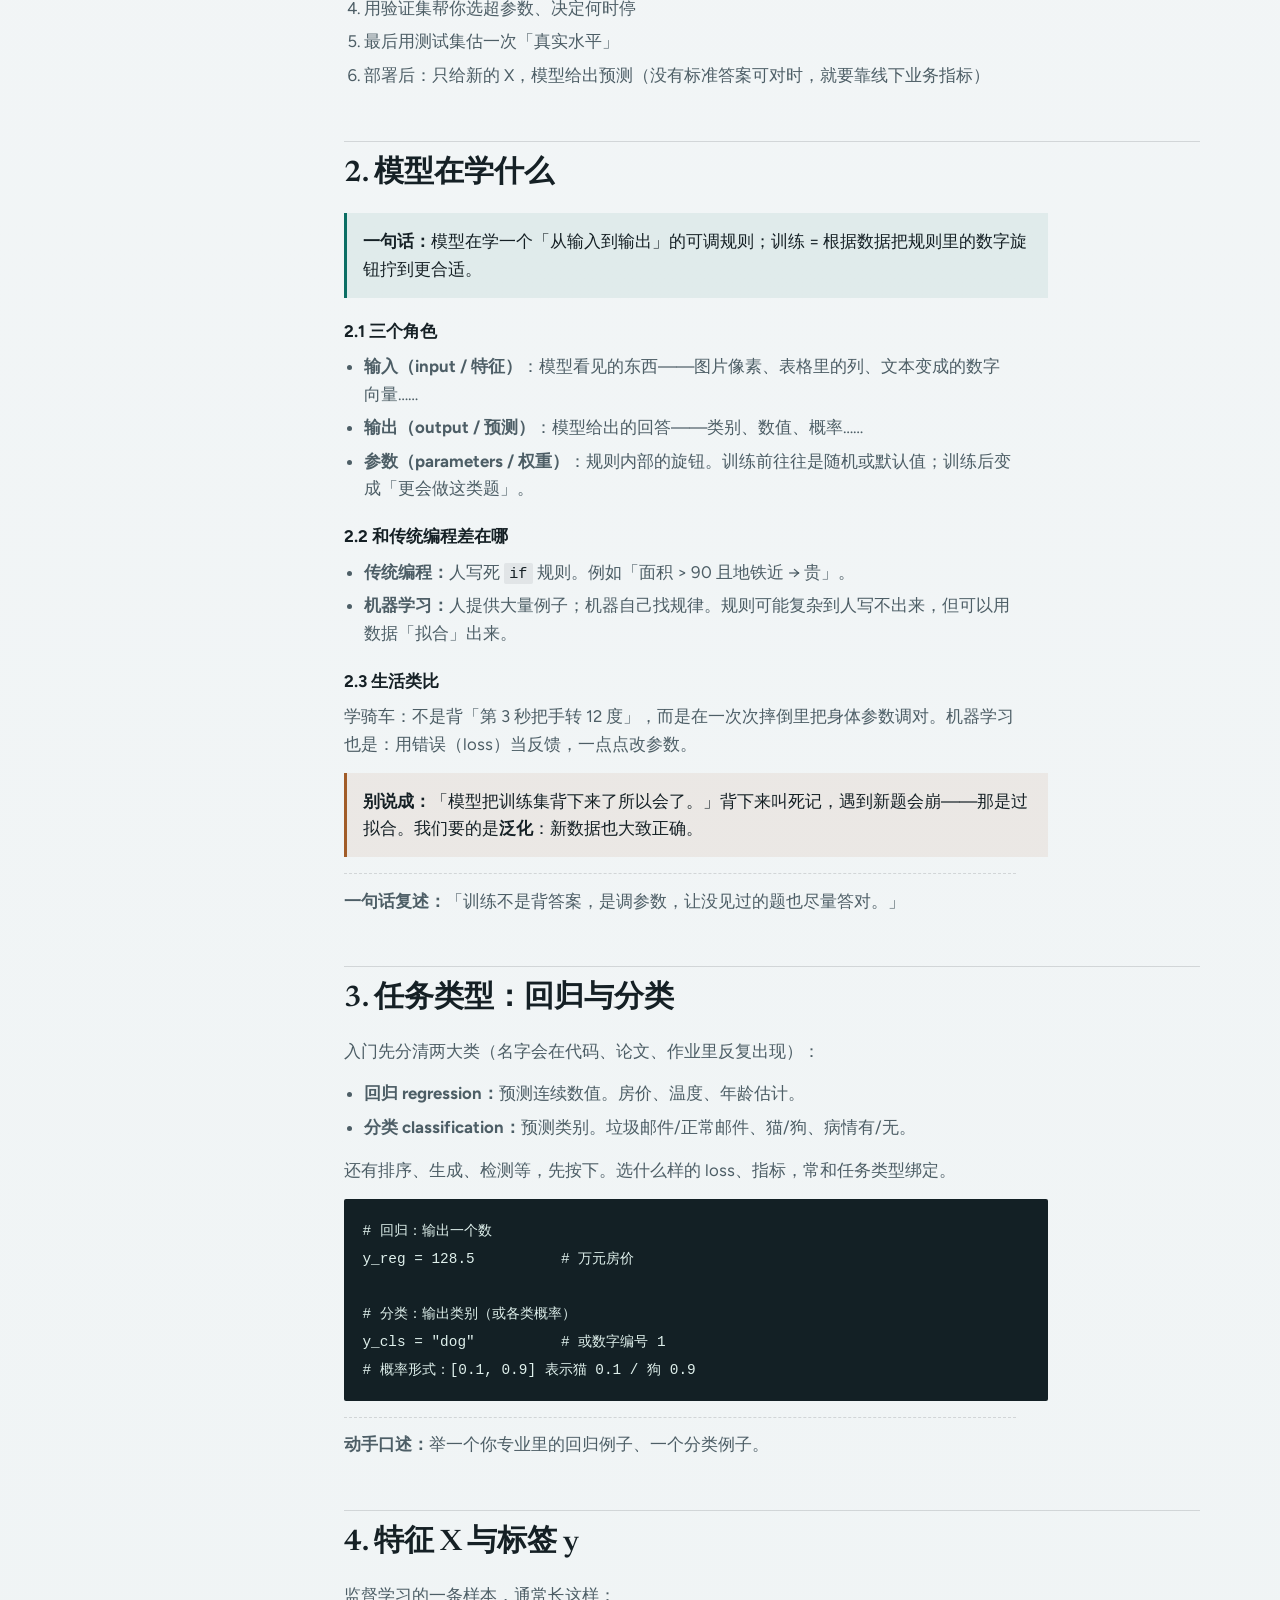
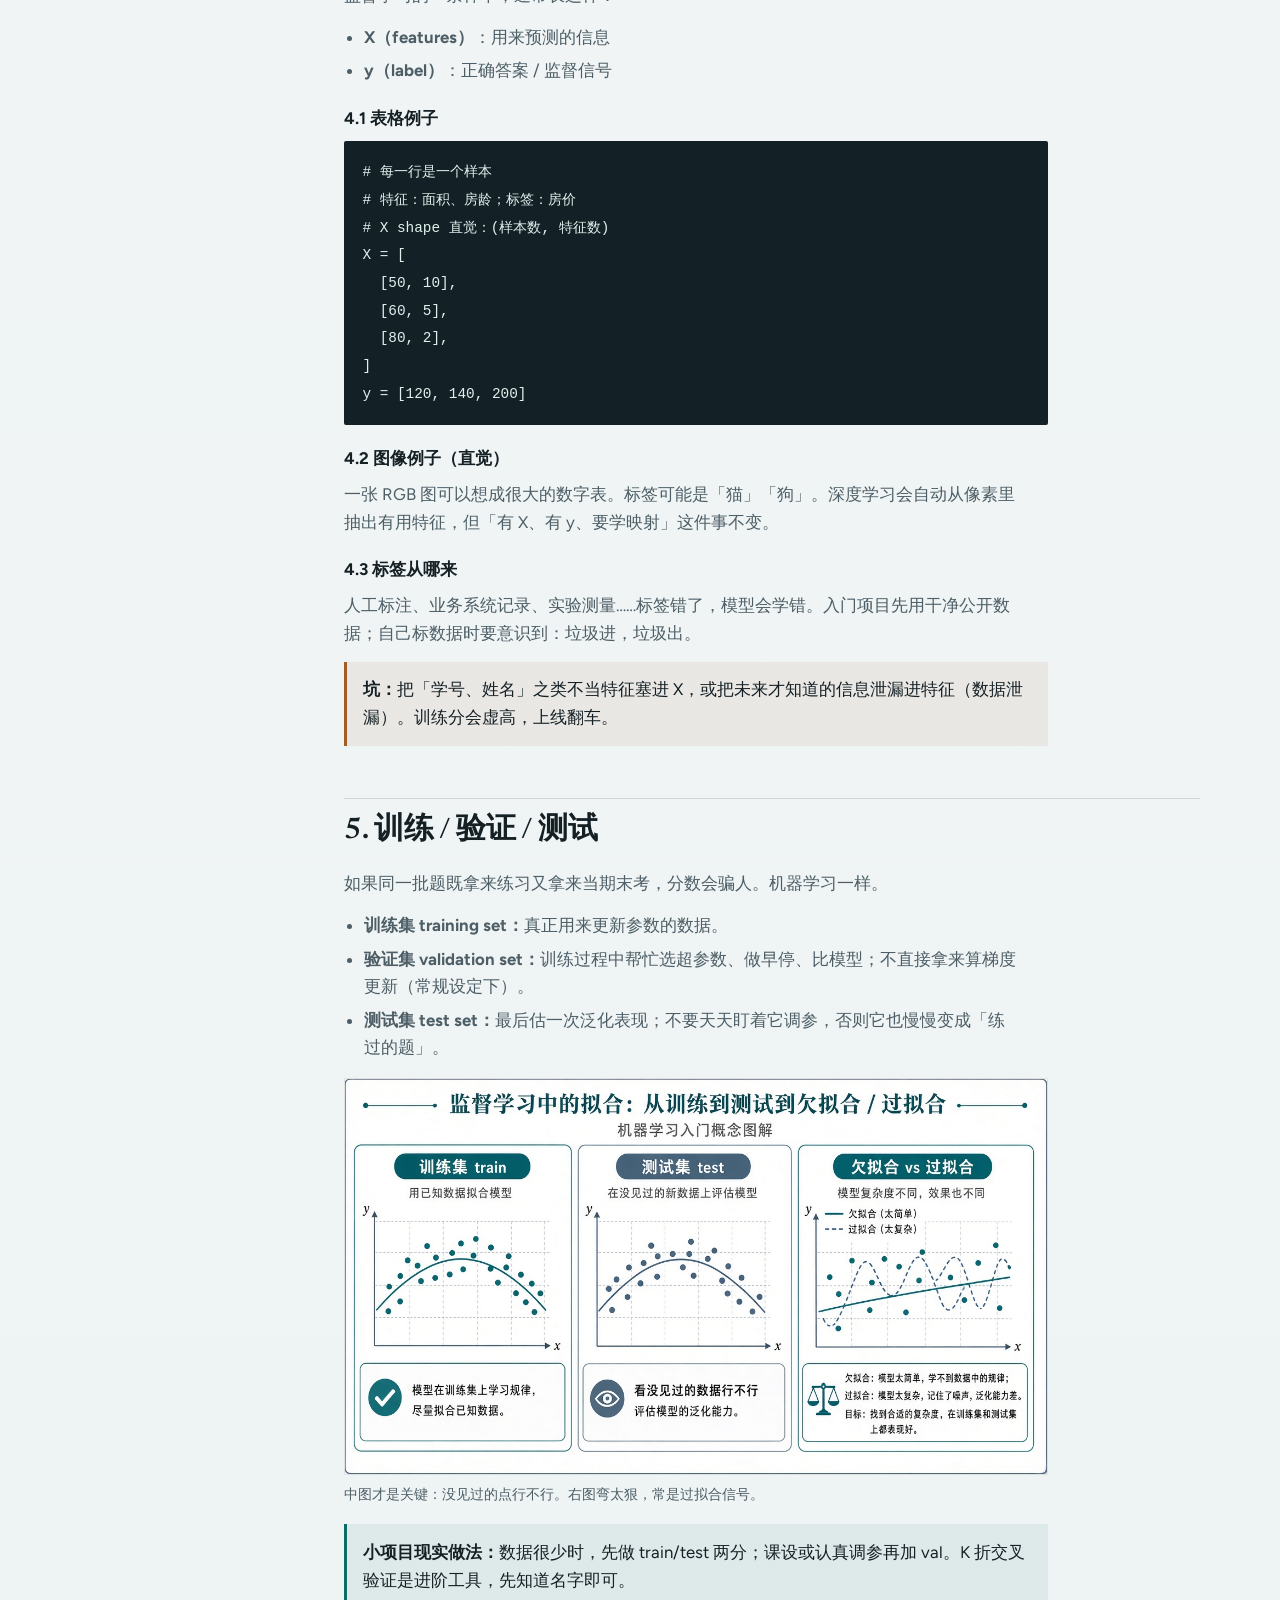
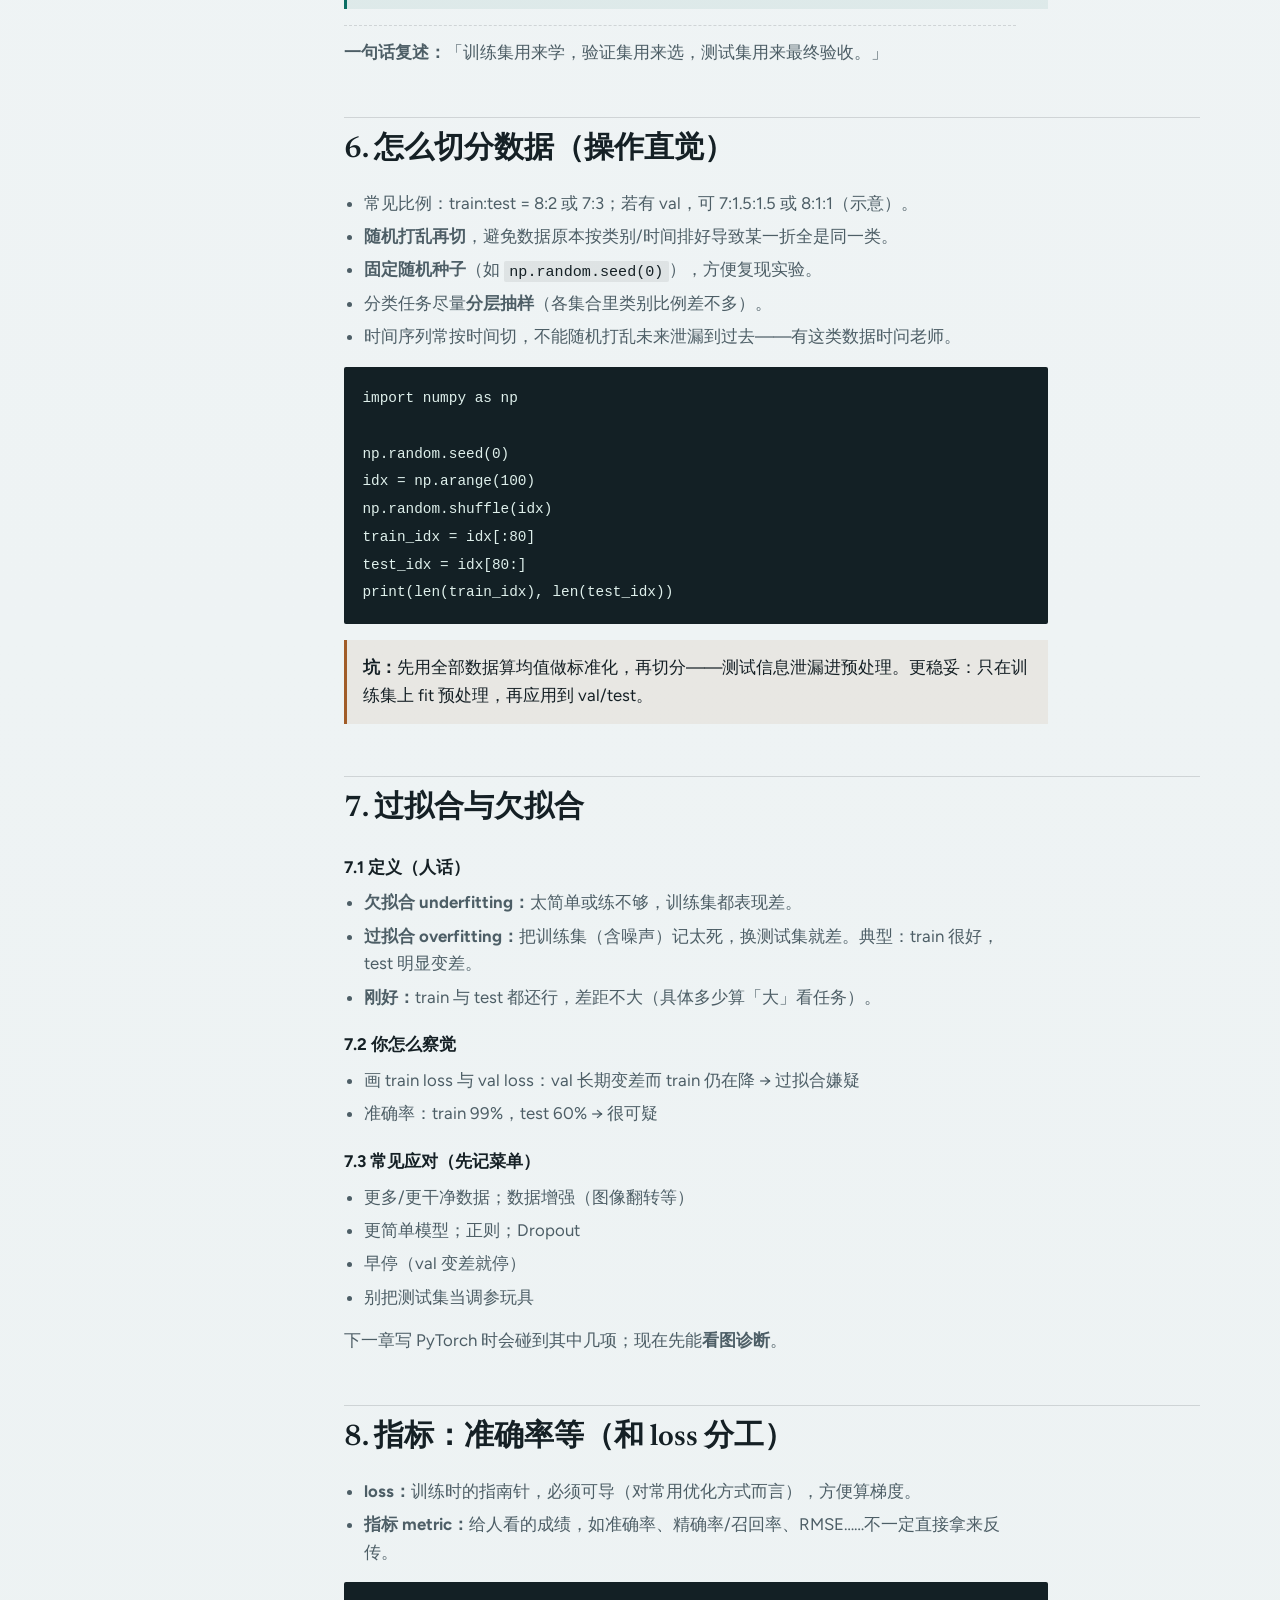
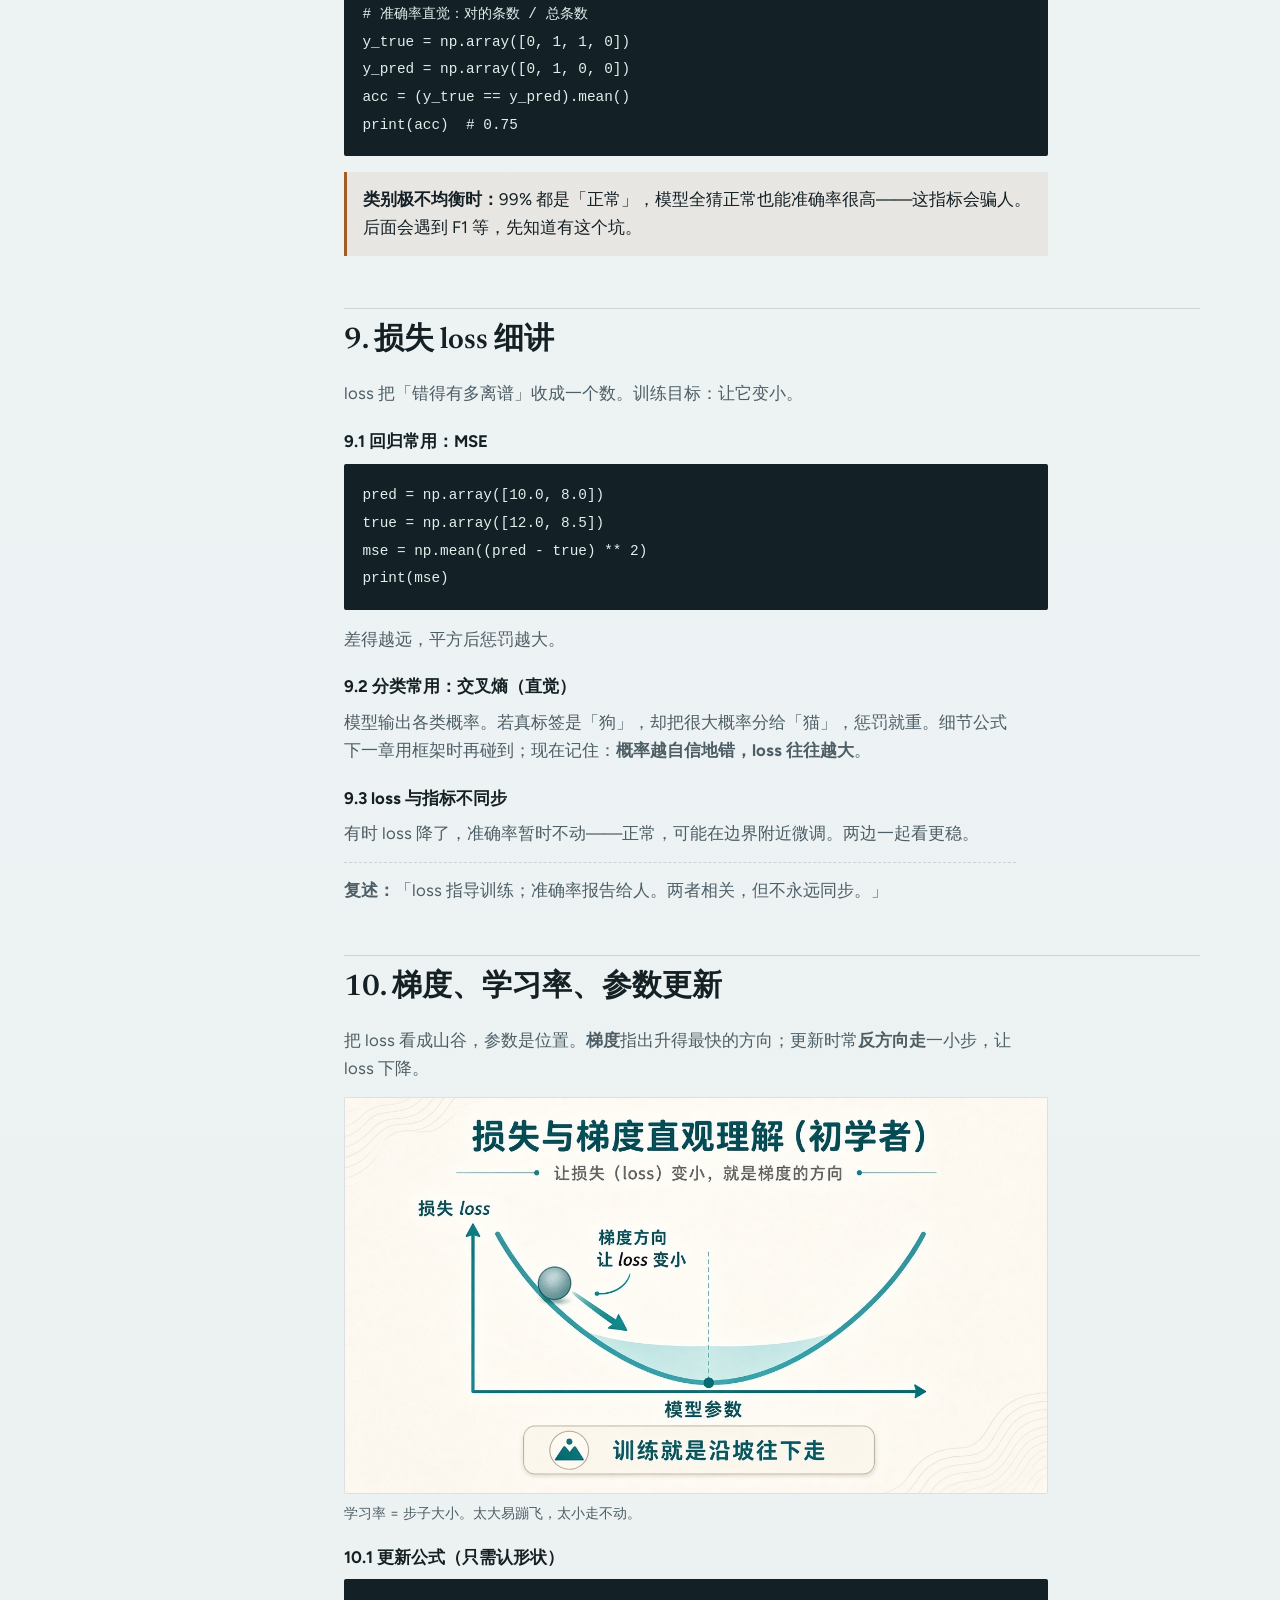
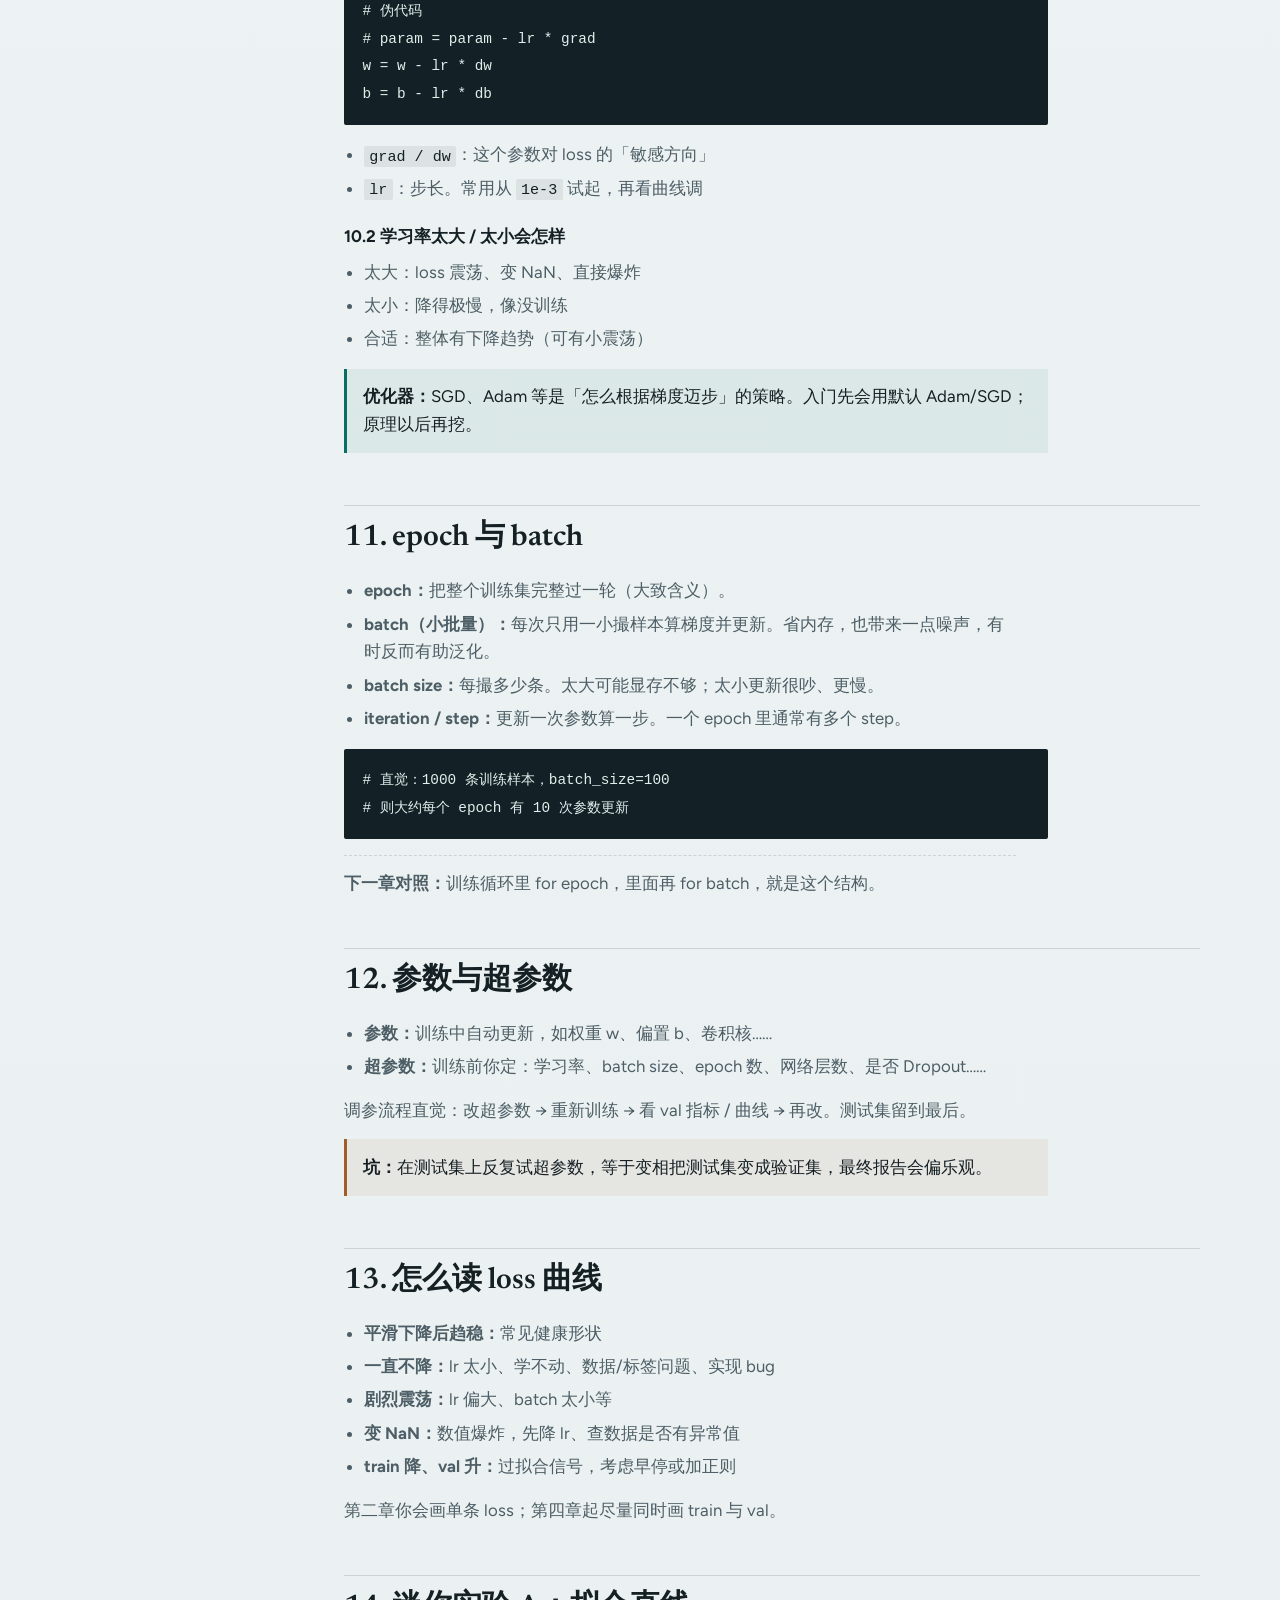
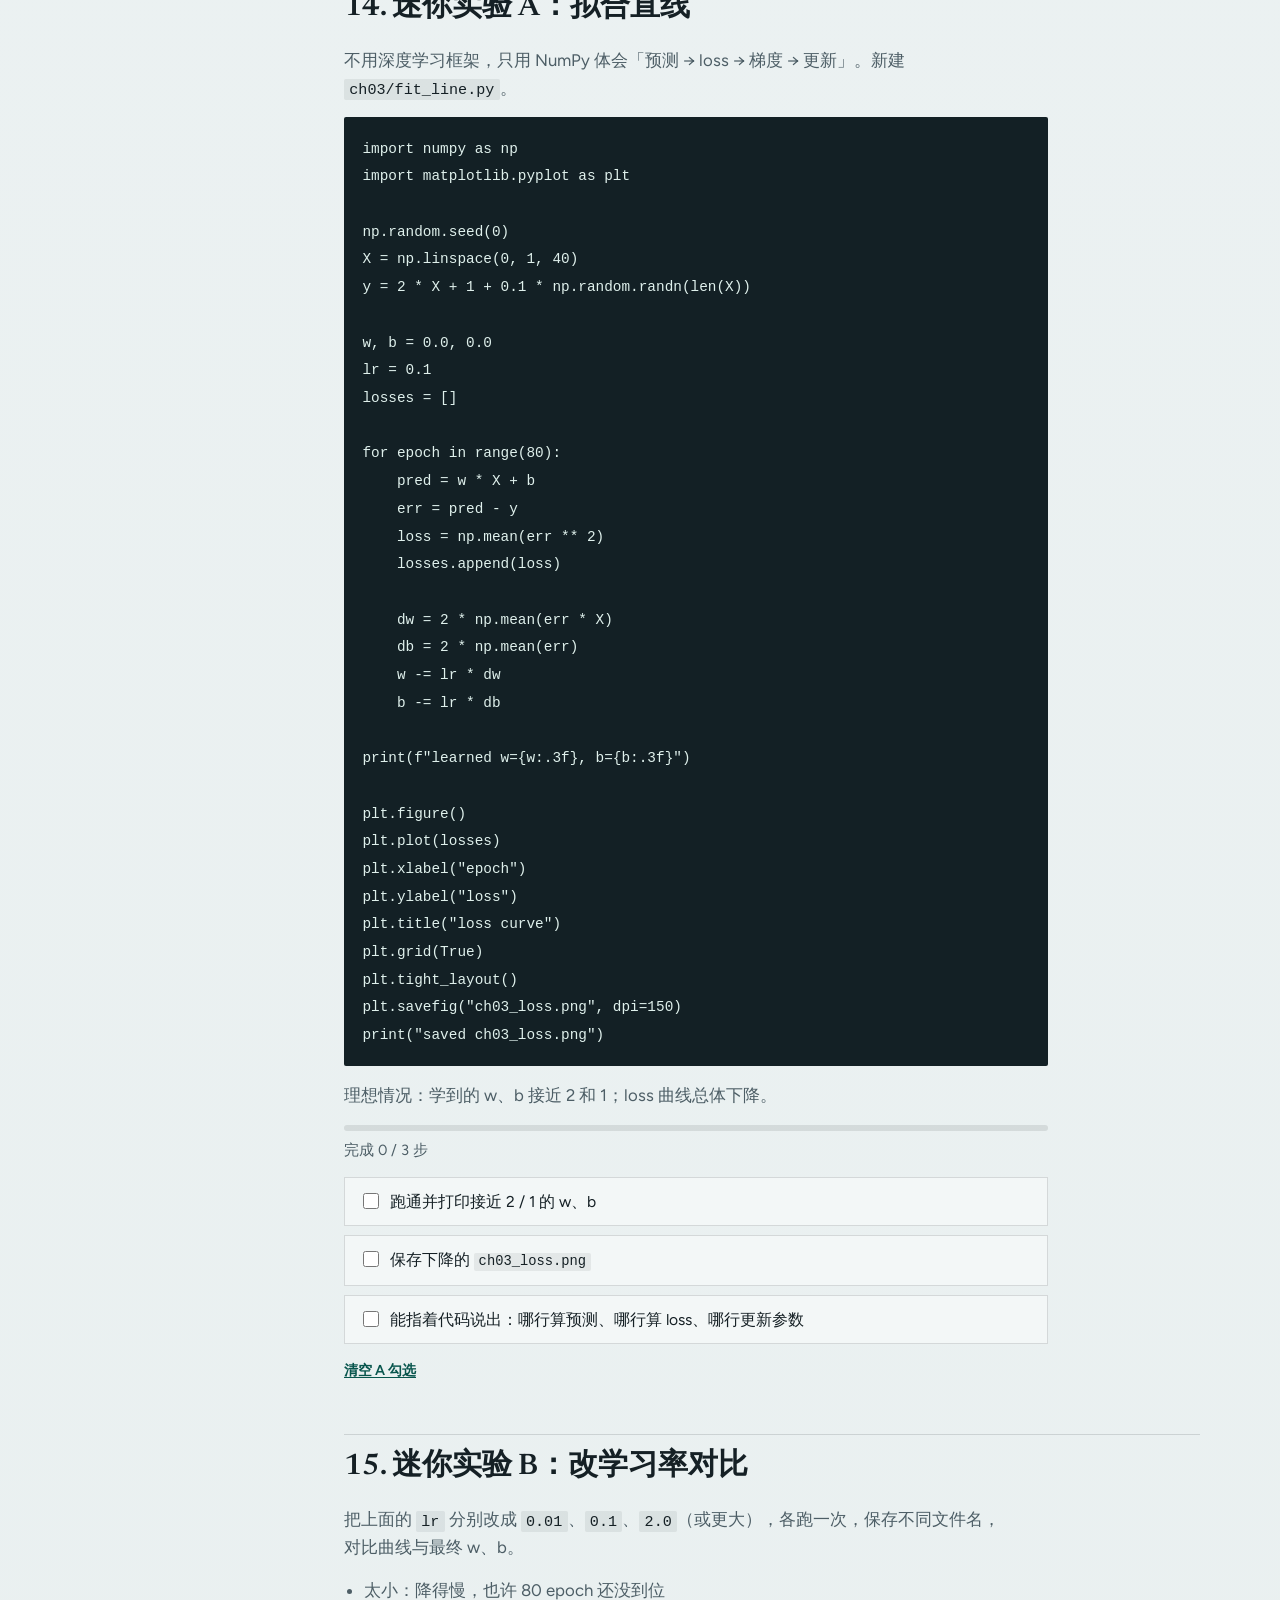
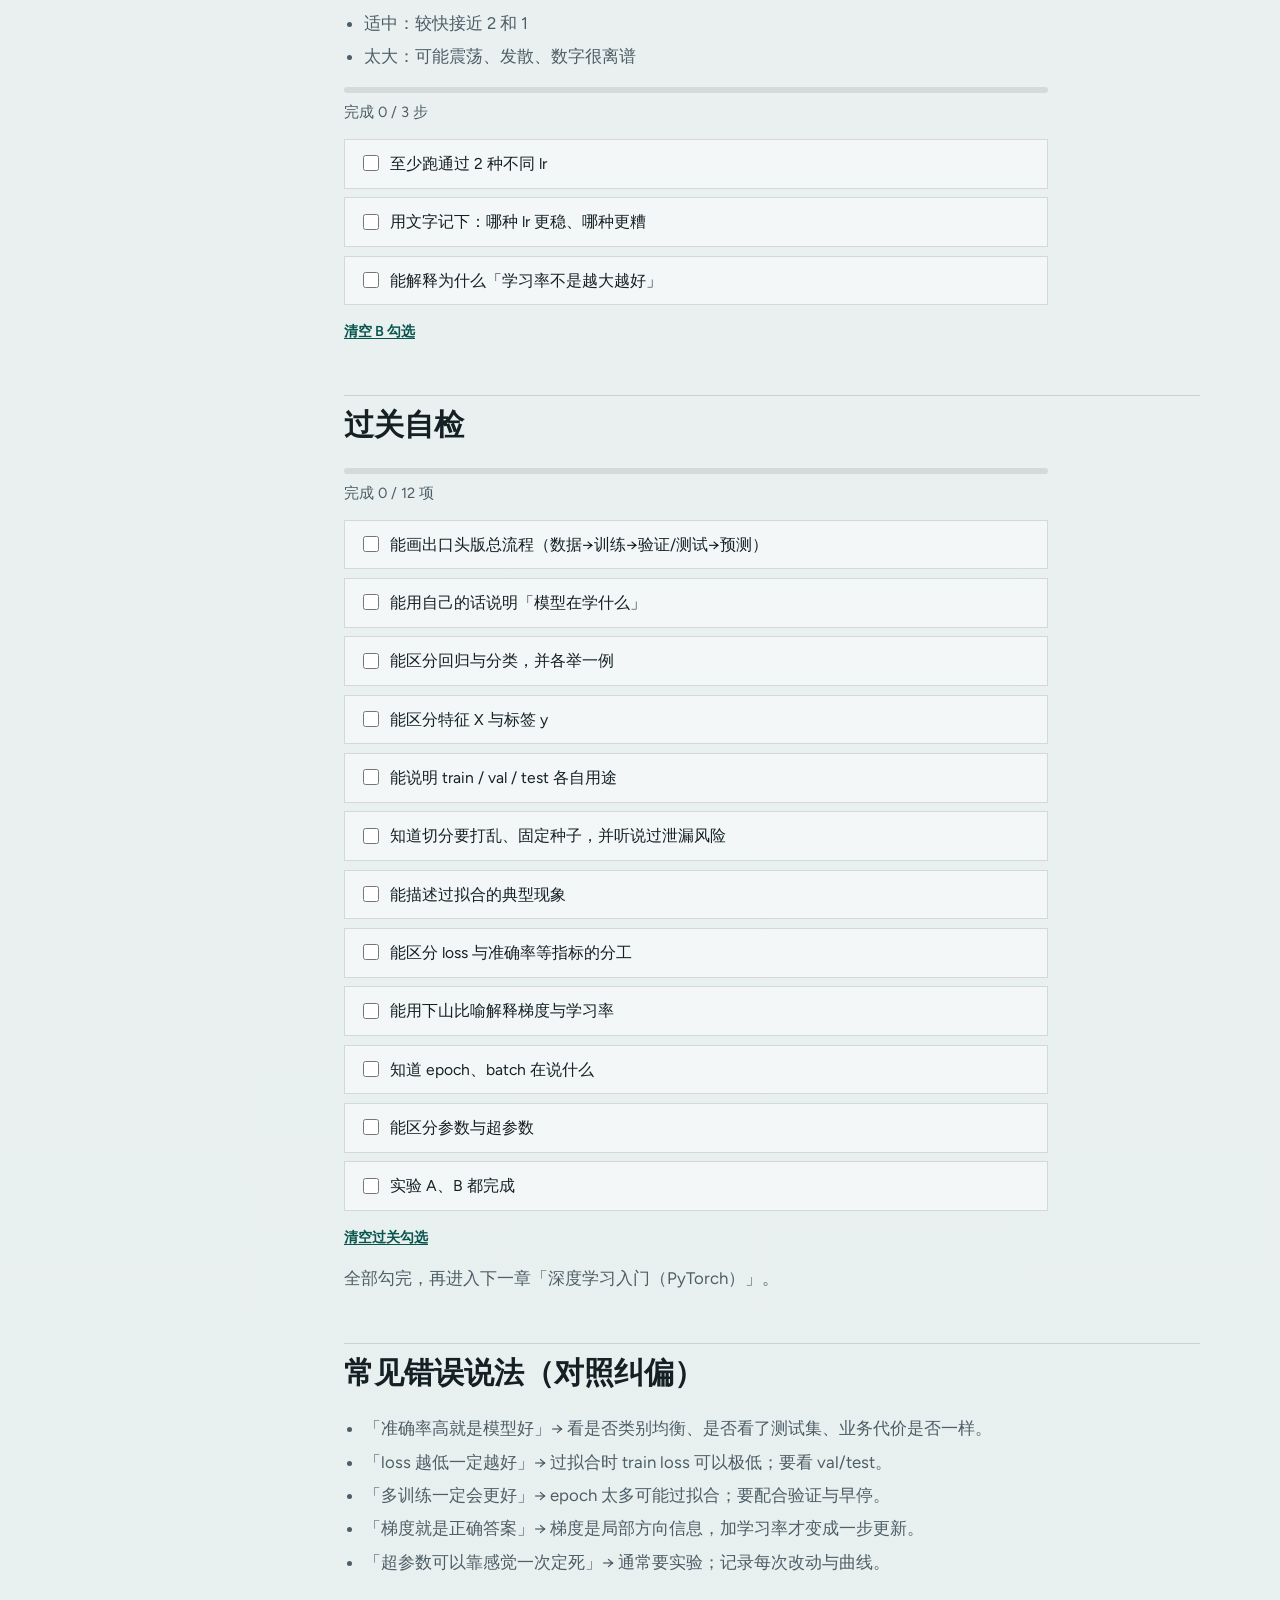
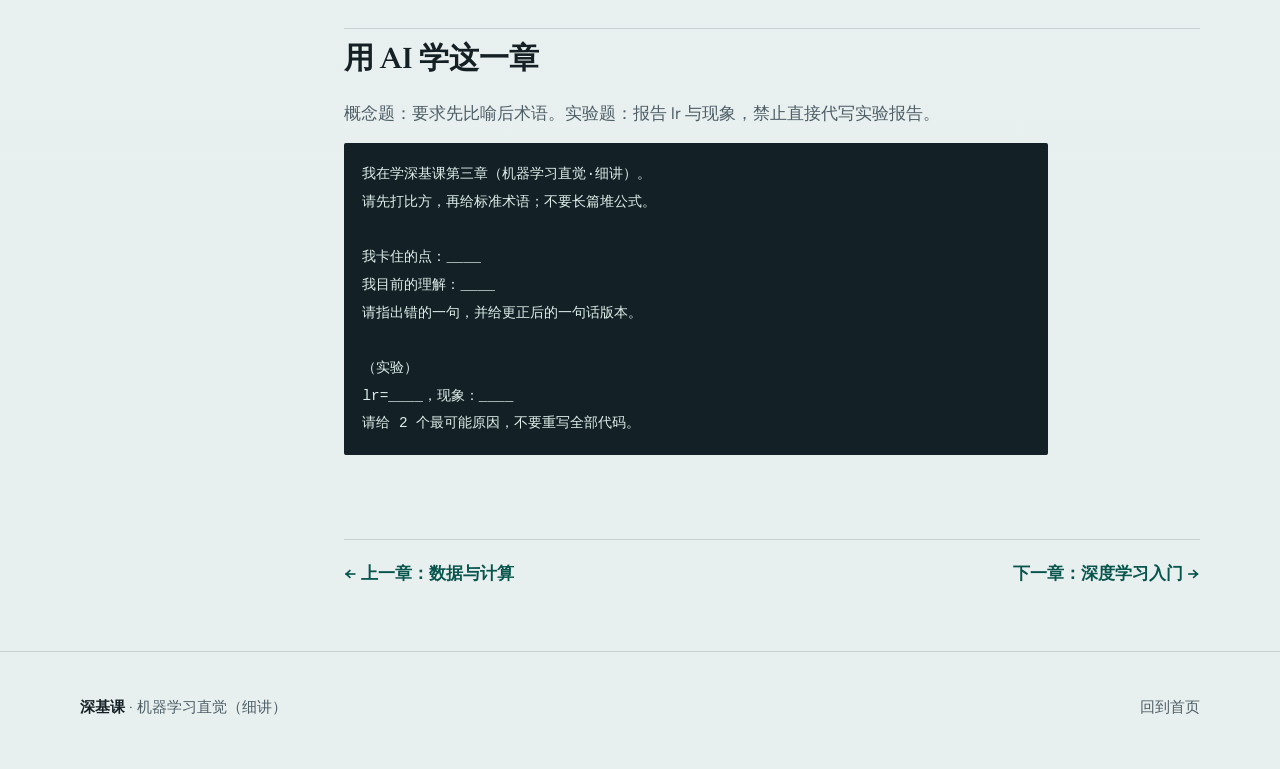
<file: web/ml-intuition.html>
<!DOCTYPE html>
<html lang="zh-CN">
<head>
  <meta charset="UTF-8" />
  <meta name="viewport" content="width=device-width, initial-scale=1" />
  <title>机器学习直觉（细讲）· 深基课</title>
  <meta name="description" content="深基课第三章细讲：模型在学什么、特征与标签、训练验证测试、过拟合、指标、loss、梯度学习率、batch、超参数，含 NumPy 实验。" />
  <link rel="preconnect" href="https://fonts.googleapis.com" />
  <link rel="preconnect" href="https://fonts.gstatic.com" crossorigin />
  <link href="https://fonts.googleapis.com/css2?family=Figtree:wght@400;500;600;700&family=Newsreader:opsz,wght@6..72,500;6..72,600;6..72,700&display=swap" rel="stylesheet" />
  <link rel="stylesheet" href="styles.css" />
</head>
<body class="page-chapter">
  <a class="skip" href="#chapter-main">跳到正文</a>

  <header class="top">
    <a class="brand-mark" href="index.html">深基课</a>
    <nav class="nav" aria-label="页面导航">
      <a href="index.html#learn">学习清单</a>
      <a href="#toc">本章目录</a>
      <a href="#ch-pass">过关标准</a>
    </nav>
  </header>

  <main id="chapter-main">
    <header class="chapter-hero">
      <div class="wrap">
        <p class="crumb"><a href="index.html">深基课</a> / <a href="index.html#learn">先学什么</a> / 机器学习直觉</p>
        <p class="section-kicker">第三章 · 03 · 细讲扩写</p>
        <h1>机器学习直觉</h1>
        <p class="chapter-lead">面向<strong>没系统上过机器学习课</strong>的本科生。少推公式，多画面、多对照、多踩坑。你要带走的不是名词表，而是能向同学讲清：数据怎么拆、模型在调什么、为什么看测试集、loss 曲线坏了可能意味着什么。</p>
        <p class="chapter-goal"><strong>过关目标：</strong>① 用自己的话解释「模型在学什么」；② 分清 train/val/test、过拟合、参数/超参数；③ 跑通拟合直线实验，并对比不同学习率。</p>
      </div>
    </header>

    <div class="chapter-layout wrap">
      <nav class="toc" id="toc" aria-label="章节目录">
        <p class="toc-title">本章目录</p>
        <ol>
          <li><a href="#ch-0">怎么学 · 前置</a></li>
          <li><a href="#ch-1">先看一张总流程图</a></li>
          <li><a href="#ch-2">模型在学什么</a></li>
          <li><a href="#ch-3">任务类型：回归与分类</a></li>
          <li><a href="#ch-4">特征 X 与标签 y</a></li>
          <li><a href="#ch-5">训练 / 验证 / 测试</a></li>
          <li><a href="#ch-6">怎么切分数据</a></li>
          <li><a href="#ch-7">过拟合与欠拟合</a></li>
          <li><a href="#ch-8">指标：准确率等</a></li>
          <li><a href="#ch-9">损失 loss 细讲</a></li>
          <li><a href="#ch-10">梯度、学习率、更新</a></li>
          <li><a href="#ch-11">epoch 与 batch</a></li>
          <li><a href="#ch-12">参数与超参数</a></li>
          <li><a href="#ch-13">读 loss 曲线</a></li>
          <li><a href="#ch-14">迷你实验 A：拟合直线</a></li>
          <li><a href="#ch-15">迷你实验 B：改学习率</a></li>
          <li><a href="#ch-pass">过关自检</a></li>
          <li><a href="#ch-wrong">常见错误说法</a></li>
          <li><a href="#ch-ai">用 AI 学这一章</a></li>
        </ol>
      </nav>

      <article class="prose">

        <section id="ch-0" class="chapter-block reveal">
          <h2>0. 怎么学 · 前置</h2>
          <p>请先完成 <a href="python-basics.html">Python 底子</a> 与 <a href="data-computing.html">数据与计算</a>。本章代码用到：能跑脚本、<code>numpy</code>、<code>matplotlib</code>。</p>
          <ol>
            <li><strong>先建立画面，再记英文词。</strong> 例如先理解「考试题不能提前练」，再记 test set。</li>
            <li>每节结束做「一句话复述」。说不利索 = 还没过关。</li>
            <li>实验部分必须自己改数字跑，只看不做等于没学。</li>
          </ol>
          <div class="callout">
            <p><strong>建议时间：</strong>概念阅读 3–5 小时 + 实验 2–4 小时。可拆成 3–4 天。</p>
          </div>
          <div class="callout callout-warn">
            <p><strong>本章不讲：</strong>反向传播手推、SVM 推导、概率论大全。那些留到以后需要时再补。现在目标是「上课/看论文代码时名词不懵」。</p>
          </div>
        </section>

        <section id="ch-1" class="chapter-block reveal">
          <h2>1. 先看一张总流程图</h2>
          <p>整章内容可以串成一条流水线。先有全局，再看零件。</p>
          <figure class="figure">
            <img src="assets/ml-pipeline.png" alt="监督学习流程：数据到训练验证测试再到预测" width="1600" height="900" loading="lazy" />
            <figcaption>监督学习入门主路径。后面每一节都在解释图上的某一段。</figcaption>
          </figure>
          <ol>
            <li>拿到带答案的数据 → 拆成特征与标签</li>
            <li>切成训练 /（验证）/ 测试</li>
            <li>在训练集上反复：预测 → 算 loss → 用梯度更新参数</li>
            <li>用验证集帮你选超参数、决定何时停</li>
            <li>最后用测试集估一次「真实水平」</li>
            <li>部署后：只给新的 X，模型给出预测（没有标准答案可对时，就要靠线下业务指标）</li>
          </ol>
        </section>

        <section id="ch-2" class="chapter-block reveal">
          <h2>2. 模型在学什么</h2>
          <div class="callout">
            <p><strong>一句话：</strong>模型在学一个「从输入到输出」的可调规则；训练 = 根据数据把规则里的数字旋钮拧到更合适。</p>
          </div>
          <h3>2.1 三个角色</h3>
          <ul>
            <li><strong>输入（input / 特征）</strong>：模型看见的东西——图片像素、表格里的列、文本变成的数字向量……</li>
            <li><strong>输出（output / 预测）</strong>：模型给出的回答——类别、数值、概率……</li>
            <li><strong>参数（parameters / 权重）</strong>：规则内部的旋钮。训练前往往是随机或默认值；训练后变成「更会做这类题」。</li>
          </ul>
          <h3>2.2 和传统编程差在哪</h3>
          <ul>
            <li><strong>传统编程：</strong>人写死 <code>if</code> 规则。例如「面积 &gt; 90 且地铁近 → 贵」。</li>
            <li><strong>机器学习：</strong>人提供大量例子；机器自己找规律。规则可能复杂到人写不出来，但可以用数据「拟合」出来。</li>
          </ul>
          <h3>2.3 生活类比</h3>
          <p>学骑车：不是背「第 3 秒把手转 12 度」，而是在一次次摔倒里把身体参数调对。机器学习也是：用错误（loss）当反馈，一点点改参数。</p>
          <div class="callout callout-warn">
            <p><strong>别说成：</strong>「模型把训练集背下来了所以会了。」背下来叫死记，遇到新题会崩——那是过拟合。我们要的是<strong>泛化</strong>：新数据也大致正确。</p>
          </div>
          <p class="tip"><strong>一句话复述：</strong>「训练不是背答案，是调参数，让没见过的题也尽量答对。」</p>
        </section>

        <section id="ch-3" class="chapter-block reveal">
          <h2>3. 任务类型：回归与分类</h2>
          <p>入门先分清两大类（名字会在代码、论文、作业里反复出现）：</p>
          <ul>
            <li><strong>回归 regression：</strong>预测连续数值。房价、温度、年龄估计。</li>
            <li><strong>分类 classification：</strong>预测类别。垃圾邮件/正常邮件、猫/狗、病情有/无。</li>
          </ul>
          <p>还有排序、生成、检测等，先按下。选什么样的 loss、指标，常和任务类型绑定。</p>
          <pre><code># 回归：输出一个数
y_reg = 128.5          # 万元房价

# 分类：输出类别（或各类概率）
y_cls = "dog"          # 或数字编号 1
# 概率形式：[0.1, 0.9] 表示猫 0.1 / 狗 0.9</code></pre>
          <p class="tip"><strong>动手口述：</strong>举一个你专业里的回归例子、一个分类例子。</p>
        </section>

        <section id="ch-4" class="chapter-block reveal">
          <h2>4. 特征 X 与标签 y</h2>
          <p>监督学习的一条样本，通常长这样：</p>
          <ul>
            <li><strong>X（features）</strong>：用来预测的信息</li>
            <li><strong>y（label）</strong>：正确答案 / 监督信号</li>
          </ul>
          <h3>4.1 表格例子</h3>
          <pre><code># 每一行是一个样本
# 特征：面积、房龄；标签：房价
# X shape 直觉：(样本数, 特征数)
X = [
  [50, 10],
  [60, 5],
  [80, 2],
]
y = [120, 140, 200]</code></pre>
          <h3>4.2 图像例子（直觉）</h3>
          <p>一张 RGB 图可以想成很大的数字表。标签可能是「猫」「狗」。深度学习会自动从像素里抽出有用特征，但「有 X、有 y、要学映射」这件事不变。</p>
          <h3>4.3 标签从哪来</h3>
          <p>人工标注、业务系统记录、实验测量……标签错了，模型会学错。入门项目先用干净公开数据；自己标数据时要意识到：垃圾进，垃圾出。</p>
          <div class="callout callout-warn">
            <p><strong>坑：</strong>把「学号、姓名」之类不当特征塞进 X，或把未来才知道的信息泄漏进特征（数据泄漏）。训练分会虚高，上线翻车。</p>
          </div>
        </section>

        <section id="ch-5" class="chapter-block reveal">
          <h2>5. 训练 / 验证 / 测试</h2>
          <p>如果同一批题既拿来练习又拿来当期末考，分数会骗人。机器学习一样。</p>
          <ul>
            <li><strong>训练集 training set：</strong>真正用来更新参数的数据。</li>
            <li><strong>验证集 validation set：</strong>训练过程中帮忙选超参数、做早停、比模型；不直接拿来算梯度更新（常规设定下）。</li>
            <li><strong>测试集 test set：</strong>最后估一次泛化表现；不要天天盯着它调参，否则它也慢慢变成「练过的题」。</li>
          </ul>
          <figure class="figure">
            <img src="assets/ml-split-overfit.png" alt="训练拟合、测试泛化与过拟合示意" width="1600" height="900" loading="lazy" />
            <figcaption>中图才是关键：没见过的点行不行。右图弯太狠，常是过拟合信号。</figcaption>
          </figure>
          <div class="callout">
            <p><strong>小项目现实做法：</strong>数据很少时，先做 train/test 两分；课设或认真调参再加 val。K 折交叉验证是进阶工具，先知道名字即可。</p>
          </div>
          <p class="tip"><strong>一句话复述：</strong>「训练集用来学，验证集用来选，测试集用来最终验收。」</p>
        </section>

        <section id="ch-6" class="chapter-block reveal">
          <h2>6. 怎么切分数据（操作直觉）</h2>
          <ul>
            <li>常见比例：train:test = 8:2 或 7:3；若有 val，可 7:1.5:1.5 或 8:1:1（示意）。</li>
            <li><strong>随机打乱再切</strong>，避免数据原本按类别/时间排好导致某一折全是同一类。</li>
            <li><strong>固定随机种子</strong>（如 <code>np.random.seed(0)</code>），方便复现实验。</li>
            <li>分类任务尽量<strong>分层抽样</strong>（各集合里类别比例差不多）。</li>
            <li>时间序列常按时间切，不能随机打乱未来泄漏到过去——有这类数据时问老师。</li>
          </ul>
          <pre><code>import numpy as np

np.random.seed(0)
idx = np.arange(100)
np.random.shuffle(idx)
train_idx = idx[:80]
test_idx = idx[80:]
print(len(train_idx), len(test_idx))</code></pre>
          <div class="callout callout-warn">
            <p><strong>坑：</strong>先用全部数据算均值做标准化，再切分——测试信息泄漏进预处理。更稳妥：只在训练集上 fit 预处理，再应用到 val/test。</p>
          </div>
        </section>

        <section id="ch-7" class="chapter-block reveal">
          <h2>7. 过拟合与欠拟合</h2>
          <h3>7.1 定义（人话）</h3>
          <ul>
            <li><strong>欠拟合 underfitting：</strong>太简单或练不够，训练集都表现差。</li>
            <li><strong>过拟合 overfitting：</strong>把训练集（含噪声）记太死，换测试集就差。典型：train 很好，test 明显变差。</li>
            <li><strong>刚好：</strong>train 与 test 都还行，差距不大（具体多少算「大」看任务）。</li>
          </ul>
          <h3>7.2 你怎么察觉</h3>
          <ul>
            <li>画 train loss 与 val loss：val 长期变差而 train 仍在降 → 过拟合嫌疑</li>
            <li>准确率：train 99%，test 60% → 很可疑</li>
          </ul>
          <h3>7.3 常见应对（先记菜单）</h3>
          <ul>
            <li>更多/更干净数据；数据增强（图像翻转等）</li>
            <li>更简单模型；正则；Dropout</li>
            <li>早停（val 变差就停）</li>
            <li>别把测试集当调参玩具</li>
          </ul>
          <p>下一章写 PyTorch 时会碰到其中几项；现在先能<strong>看图诊断</strong>。</p>
        </section>

        <section id="ch-8" class="chapter-block reveal">
          <h2>8. 指标：准确率等（和 loss 分工）</h2>
          <ul>
            <li><strong>loss：</strong>训练时的指南针，必须可导（对常用优化方式而言），方便算梯度。</li>
            <li><strong>指标 metric：</strong>给人看的成绩，如准确率、精确率/召回率、RMSE……不一定直接拿来反传。</li>
          </ul>
          <pre><code># 准确率直觉：对的条数 / 总条数
y_true = np.array([0, 1, 1, 0])
y_pred = np.array([0, 1, 0, 0])
acc = (y_true == y_pred).mean()
print(acc)  # 0.75</code></pre>
          <div class="callout callout-warn">
            <p><strong>类别极不均衡时：</strong>99% 都是「正常」，模型全猜正常也能准确率很高——这指标会骗人。后面会遇到 F1 等，先知道有这个坑。</p>
          </div>
        </section>

        <section id="ch-9" class="chapter-block reveal">
          <h2>9. 损失 loss 细讲</h2>
          <p>loss 把「错得有多离谱」收成一个数。训练目标：让它变小。</p>
          <h3>9.1 回归常用：MSE</h3>
          <pre><code>pred = np.array([10.0, 8.0])
true = np.array([12.0, 8.5])
mse = np.mean((pred - true) ** 2)
print(mse)</code></pre>
          <p>差得越远，平方后惩罚越大。</p>
          <h3>9.2 分类常用：交叉熵（直觉）</h3>
          <p>模型输出各类概率。若真标签是「狗」，却把很大概率分给「猫」，惩罚就重。细节公式下一章用框架时再碰到；现在记住：<strong>概率越自信地错，loss 往往越大</strong>。</p>
          <h3>9.3 loss 与指标不同步</h3>
          <p>有时 loss 降了，准确率暂时不动——正常，可能在边界附近微调。两边一起看更稳。</p>
          <p class="tip"><strong>复述：</strong>「loss 指导训练；准确率报告给人。两者相关，但不永远同步。」</p>
        </section>

        <section id="ch-10" class="chapter-block reveal">
          <h2>10. 梯度、学习率、参数更新</h2>
          <p>把 loss 看成山谷，参数是位置。<strong>梯度</strong>指出升得最快的方向；更新时常<strong>反方向走</strong>一小步，让 loss 下降。</p>
          <figure class="figure">
            <img src="assets/ml-loss-gradient.png" alt="损失山谷与梯度下山示意" width="1600" height="900" loading="lazy" />
            <figcaption>学习率 = 步子大小。太大易蹦飞，太小走不动。</figcaption>
          </figure>
          <h3>10.1 更新公式（只需认形状）</h3>
          <pre><code># 伪代码
# param = param - lr * grad
w = w - lr * dw
b = b - lr * db</code></pre>
          <ul>
            <li><code>grad / dw</code>：这个参数对 loss 的「敏感方向」</li>
            <li><code>lr</code>：步长。常用从 <code>1e-3</code> 试起，再看曲线调</li>
          </ul>
          <h3>10.2 学习率太大 / 太小会怎样</h3>
          <ul>
            <li>太大：loss 震荡、变 NaN、直接爆炸</li>
            <li>太小：降得极慢，像没训练</li>
            <li>合适：整体有下降趋势（可有小震荡）</li>
          </ul>
          <div class="callout">
            <p><strong>优化器：</strong>SGD、Adam 等是「怎么根据梯度迈步」的策略。入门先会用默认 Adam/SGD；原理以后再挖。</p>
          </div>
        </section>

        <section id="ch-11" class="chapter-block reveal">
          <h2>11. epoch 与 batch</h2>
          <ul>
            <li><strong>epoch：</strong>把整个训练集完整过一轮（大致含义）。</li>
            <li><strong>batch（小批量）：</strong>每次只用一小撮样本算梯度并更新。省内存，也带来一点噪声，有时反而有助泛化。</li>
            <li><strong>batch size：</strong>每撮多少条。太大可能显存不够；太小更新很吵、更慢。</li>
            <li><strong>iteration / step：</strong>更新一次参数算一步。一个 epoch 里通常有多个 step。</li>
          </ul>
          <pre><code># 直觉：1000 条训练样本，batch_size=100
# 则大约每个 epoch 有 10 次参数更新</code></pre>
          <p class="tip"><strong>下一章对照：</strong>训练循环里 for epoch，里面再 for batch，就是这个结构。</p>
        </section>

        <section id="ch-12" class="chapter-block reveal">
          <h2>12. 参数与超参数</h2>
          <ul>
            <li><strong>参数：</strong>训练中自动更新，如权重 w、偏置 b、卷积核……</li>
            <li><strong>超参数：</strong>训练前你定：学习率、batch size、epoch 数、网络层数、是否 Dropout……</li>
          </ul>
          <p>调参流程直觉：改超参数 → 重新训练 → 看 val 指标 / 曲线 → 再改。测试集留到最后。</p>
          <div class="callout callout-warn">
            <p><strong>坑：</strong>在测试集上反复试超参数，等于变相把测试集变成验证集，最终报告会偏乐观。</p>
          </div>
        </section>

        <section id="ch-13" class="chapter-block reveal">
          <h2>13. 怎么读 loss 曲线</h2>
          <ul>
            <li><strong>平滑下降后趋稳：</strong>常见健康形状</li>
            <li><strong>一直不降：</strong>lr 太小、学不动、数据/标签问题、实现 bug</li>
            <li><strong>剧烈震荡：</strong>lr 偏大、batch 太小等</li>
            <li><strong>变 NaN：</strong>数值爆炸，先降 lr、查数据是否有异常值</li>
            <li><strong>train 降、val 升：</strong>过拟合信号，考虑早停或加正则</li>
          </ul>
          <p>第二章你会画单条 loss；第四章起尽量同时画 train 与 val。</p>
        </section>

        <section id="ch-14" class="chapter-block reveal">
          <h2>14. 迷你实验 A：拟合直线</h2>
          <p>不用深度学习框架，只用 NumPy 体会「预测 → loss → 梯度 → 更新」。新建 <code>ch03/fit_line.py</code>。</p>
          <pre><code>import numpy as np
import matplotlib.pyplot as plt

np.random.seed(0)
X = np.linspace(0, 1, 40)
y = 2 * X + 1 + 0.1 * np.random.randn(len(X))

w, b = 0.0, 0.0
lr = 0.1
losses = []

for epoch in range(80):
    pred = w * X + b
    err = pred - y
    loss = np.mean(err ** 2)
    losses.append(loss)

    dw = 2 * np.mean(err * X)
    db = 2 * np.mean(err)
    w -= lr * dw
    b -= lr * db

print(f"learned w={w:.3f}, b={b:.3f}")

plt.figure()
plt.plot(losses)
plt.xlabel("epoch")
plt.ylabel("loss")
plt.title("loss curve")
plt.grid(True)
plt.tight_layout()
plt.savefig("ch03_loss.png", dpi=150)
print("saved ch03_loss.png")</code></pre>
          <p>理想情况：学到的 w、b 接近 2 和 1；loss 曲线总体下降。</p>

          <div class="progress-bar" data-progress-for="ml-lab-a" aria-hidden="true"><div class="progress-fill"></div></div>
          <p class="progress-text" data-progress-text-for="ml-lab-a">完成 0 / 3 步</p>
          <div class="check-panel" data-check-group="ml-lab-a">
            <label class="check-item">
              <input type="checkbox" data-key="ml-a1" />
              <span>跑通并打印接近 2 / 1 的 w、b</span>
            </label>
            <label class="check-item">
              <input type="checkbox" data-key="ml-a2" />
              <span>保存下降的 <code>ch03_loss.png</code></span>
            </label>
            <label class="check-item">
              <input type="checkbox" data-key="ml-a3" />
              <span>能指着代码说出：哪行算预测、哪行算 loss、哪行更新参数</span>
            </label>
          </div>
          <p class="panel-actions"><button type="button" class="btn-text" data-reset-group="ml-lab-a">清空 A 勾选</button></p>
        </section>

        <section id="ch-15" class="chapter-block reveal">
          <h2>15. 迷你实验 B：改学习率对比</h2>
          <p>把上面的 <code>lr</code> 分别改成 <code>0.01</code>、<code>0.1</code>、<code>2.0</code>（或更大），各跑一次，保存不同文件名，对比曲线与最终 w、b。</p>
          <ul>
            <li>太小：降得慢，也许 80 epoch 还没到位</li>
            <li>适中：较快接近 2 和 1</li>
            <li>太大：可能震荡、发散、数字很离谱</li>
          </ul>

          <div class="progress-bar" data-progress-for="ml-lab-b" aria-hidden="true"><div class="progress-fill"></div></div>
          <p class="progress-text" data-progress-text-for="ml-lab-b">完成 0 / 3 步</p>
          <div class="check-panel" data-check-group="ml-lab-b">
            <label class="check-item">
              <input type="checkbox" data-key="ml-b1" />
              <span>至少跑通过 2 种不同 lr</span>
            </label>
            <label class="check-item">
              <input type="checkbox" data-key="ml-b2" />
              <span>用文字记下：哪种 lr 更稳、哪种更糟</span>
            </label>
            <label class="check-item">
              <input type="checkbox" data-key="ml-b3" />
              <span>能解释为什么「学习率不是越大越好」</span>
            </label>
          </div>
          <p class="panel-actions"><button type="button" class="btn-text" data-reset-group="ml-lab-b">清空 B 勾选</button></p>
        </section>

        <section id="ch-pass" class="chapter-block reveal">
          <h2>过关自检</h2>
          <div class="progress-bar" data-progress-for="ml-pass" aria-hidden="true"><div class="progress-fill"></div></div>
          <p class="progress-text" data-progress-text-for="ml-pass">完成 0 / 12 项</p>
          <div class="check-panel" data-check-group="ml-pass">
            <label class="check-item"><input type="checkbox" data-key="ml-p1" /><span>能画出口头版总流程（数据→训练→验证/测试→预测）</span></label>
            <label class="check-item"><input type="checkbox" data-key="ml-p2" /><span>能用自己的话说明「模型在学什么」</span></label>
            <label class="check-item"><input type="checkbox" data-key="ml-p3" /><span>能区分回归与分类，并各举一例</span></label>
            <label class="check-item"><input type="checkbox" data-key="ml-p4" /><span>能区分特征 X 与标签 y</span></label>
            <label class="check-item"><input type="checkbox" data-key="ml-p5" /><span>能说明 train / val / test 各自用途</span></label>
            <label class="check-item"><input type="checkbox" data-key="ml-p6" /><span>知道切分要打乱、固定种子，并听说过泄漏风险</span></label>
            <label class="check-item"><input type="checkbox" data-key="ml-p7" /><span>能描述过拟合的典型现象</span></label>
            <label class="check-item"><input type="checkbox" data-key="ml-p8" /><span>能区分 loss 与准确率等指标的分工</span></label>
            <label class="check-item"><input type="checkbox" data-key="ml-p9" /><span>能用下山比喻解释梯度与学习率</span></label>
            <label class="check-item"><input type="checkbox" data-key="ml-p10" /><span>知道 epoch、batch 在说什么</span></label>
            <label class="check-item"><input type="checkbox" data-key="ml-p11" /><span>能区分参数与超参数</span></label>
            <label class="check-item"><input type="checkbox" data-key="ml-p12" /><span>实验 A、B 都完成</span></label>
          </div>
          <p class="panel-actions"><button type="button" class="btn-text" data-reset-group="ml-pass">清空过关勾选</button></p>
          <p>全部勾完，再进入下一章「深度学习入门（PyTorch）」。</p>
        </section>

        <section id="ch-wrong" class="chapter-block reveal">
          <h2>常见错误说法（对照纠偏）</h2>
          <ul>
            <li>「准确率高就是模型好」→ 看是否类别均衡、是否看了测试集、业务代价是否一样。</li>
            <li>「loss 越低一定越好」→ 过拟合时 train loss 可以极低；要看 val/test。</li>
            <li>「多训练一定会更好」→ epoch 太多可能过拟合；要配合验证与早停。</li>
            <li>「梯度就是正确答案」→ 梯度是局部方向信息，加学习率才变成一步更新。</li>
            <li>「超参数可以靠感觉一次定死」→ 通常要实验；记录每次改动与曲线。</li>
          </ul>
        </section>

        <section id="ch-ai" class="chapter-block reveal">
          <h2>用 AI 学这一章</h2>
          <p>概念题：要求先比喻后术语。实验题：报告 lr 与现象，禁止直接代写实验报告。</p>
          <pre><code>我在学深基课第三章（机器学习直觉·细讲）。
请先打比方，再给标准术语；不要长篇堆公式。

我卡住的点：____
我目前的理解：____
请指出错的一句，并给更正后的一句话版本。

（实验）
lr=____，现象：____
请给 2 个最可能原因，不要重写全部代码。</code></pre>
        </section>

        <nav class="chapter-pager" aria-label="章节翻页">
          <a class="pager-link" href="data-computing.html">← 上一章：数据与计算</a>
          <a class="pager-link" href="pytorch-intro.html">下一章：深度学习入门 →</a>
        </nav>
      </article>
    </div>
  </main>

  <footer class="foot">
    <div class="wrap foot-inner">
      <p><span class="brand-inline">深基课</span> · 机器学习直觉（细讲）</p>
      <p class="muted"><a href="index.html">回到首页</a></p>
    </div>
  </footer>

  <script src="main.js"></script>
</body>
</html>
</file>
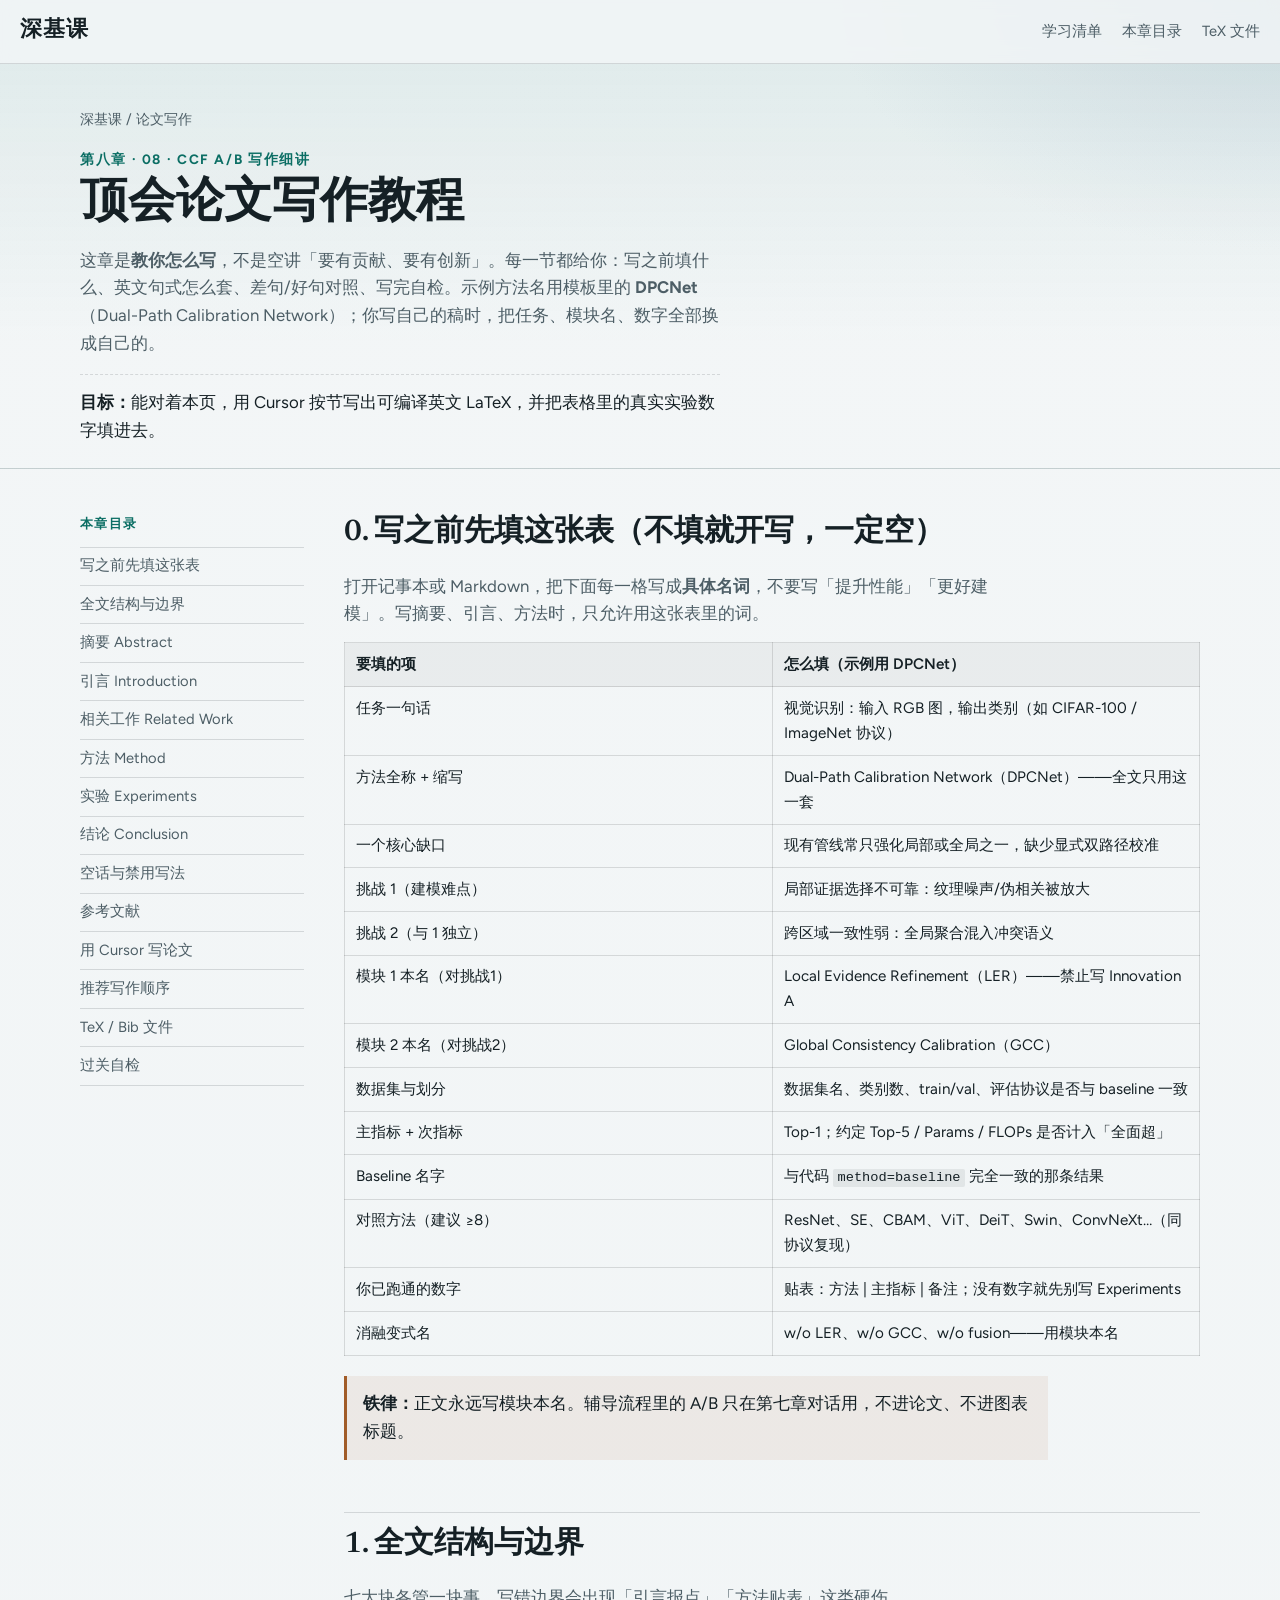
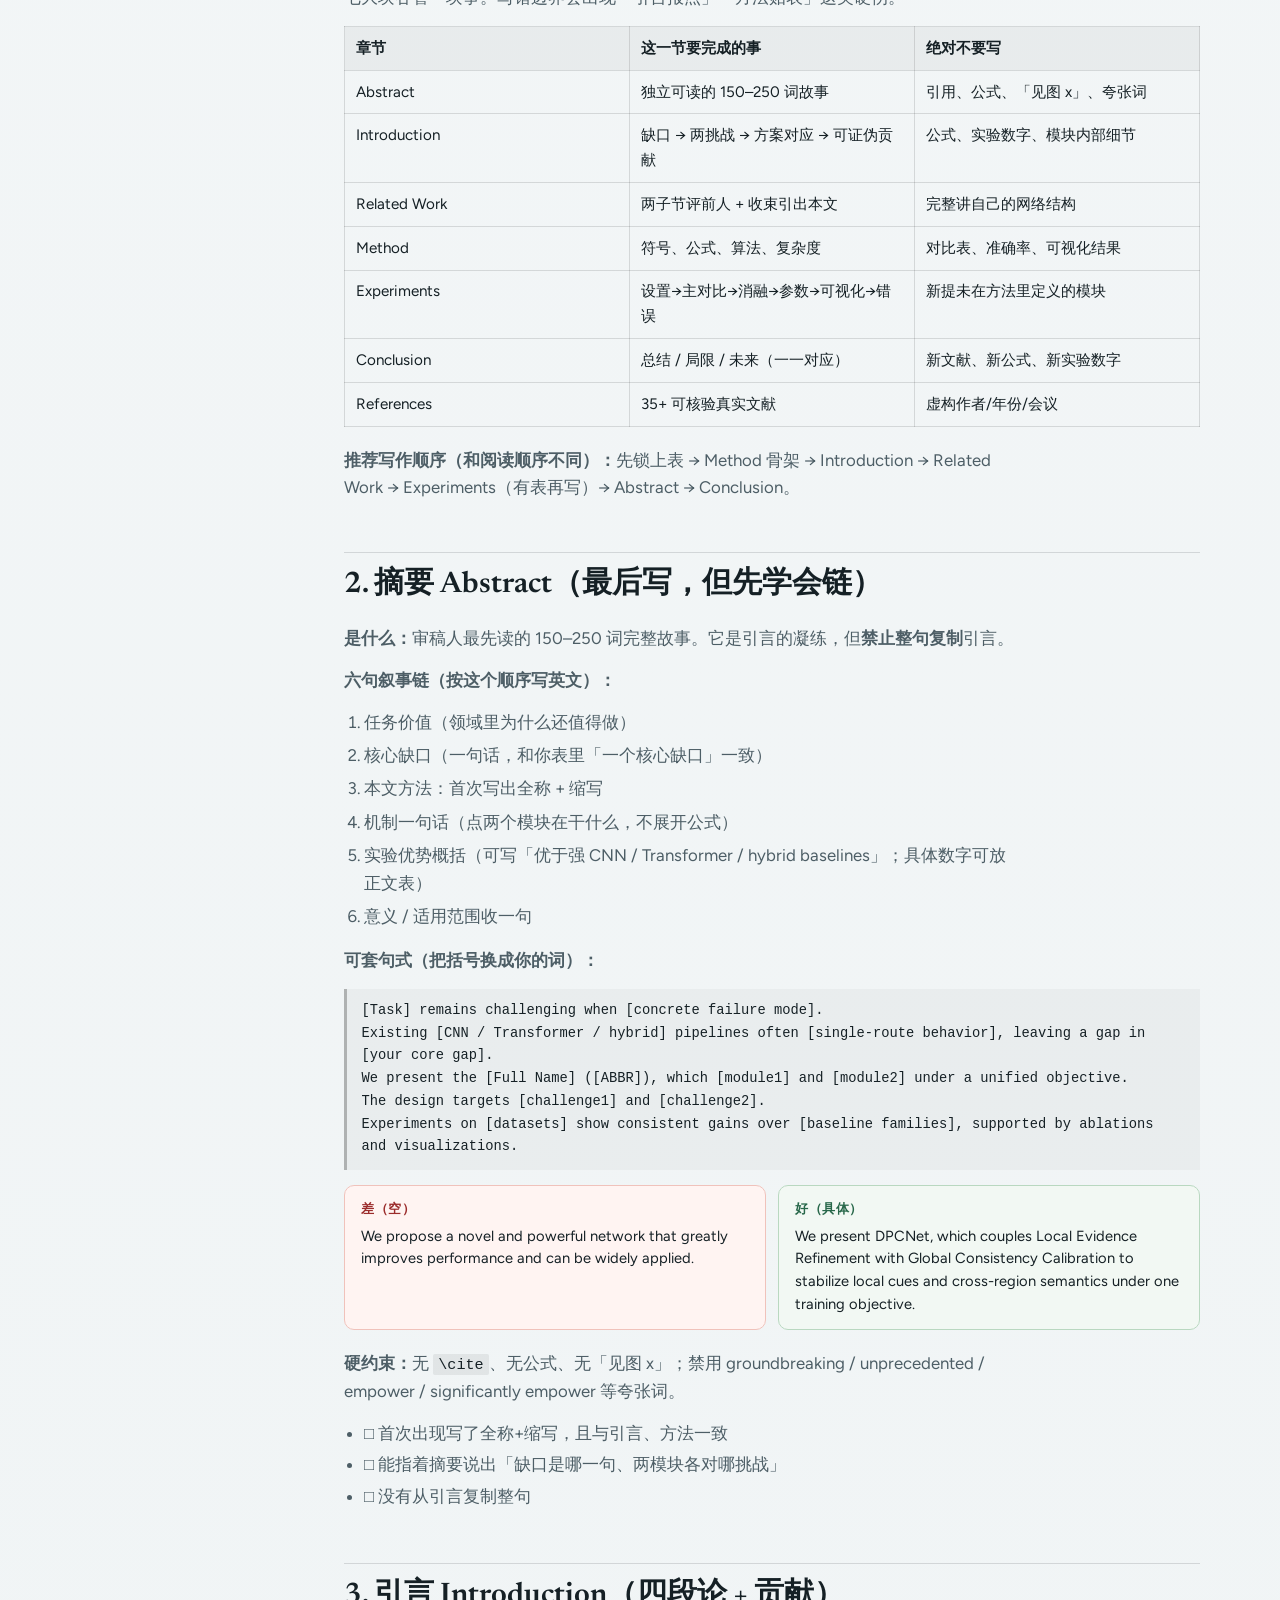
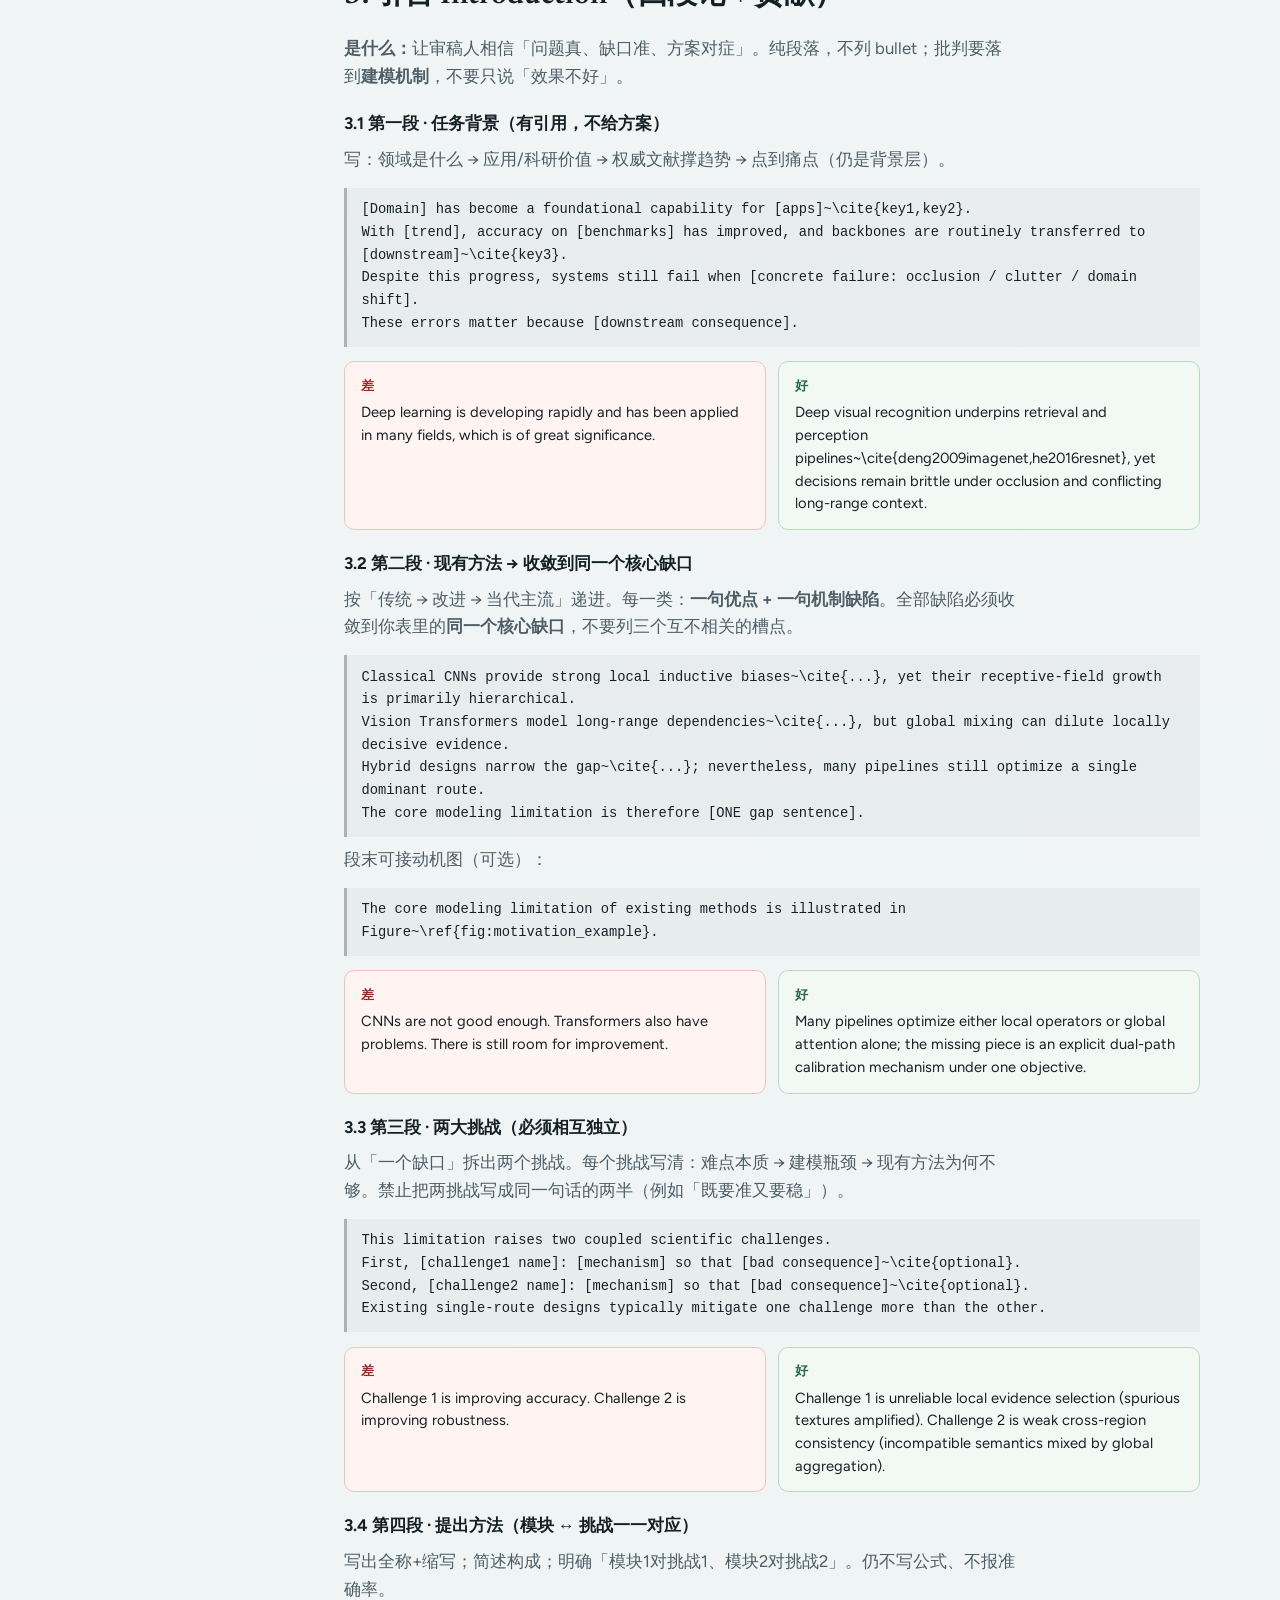
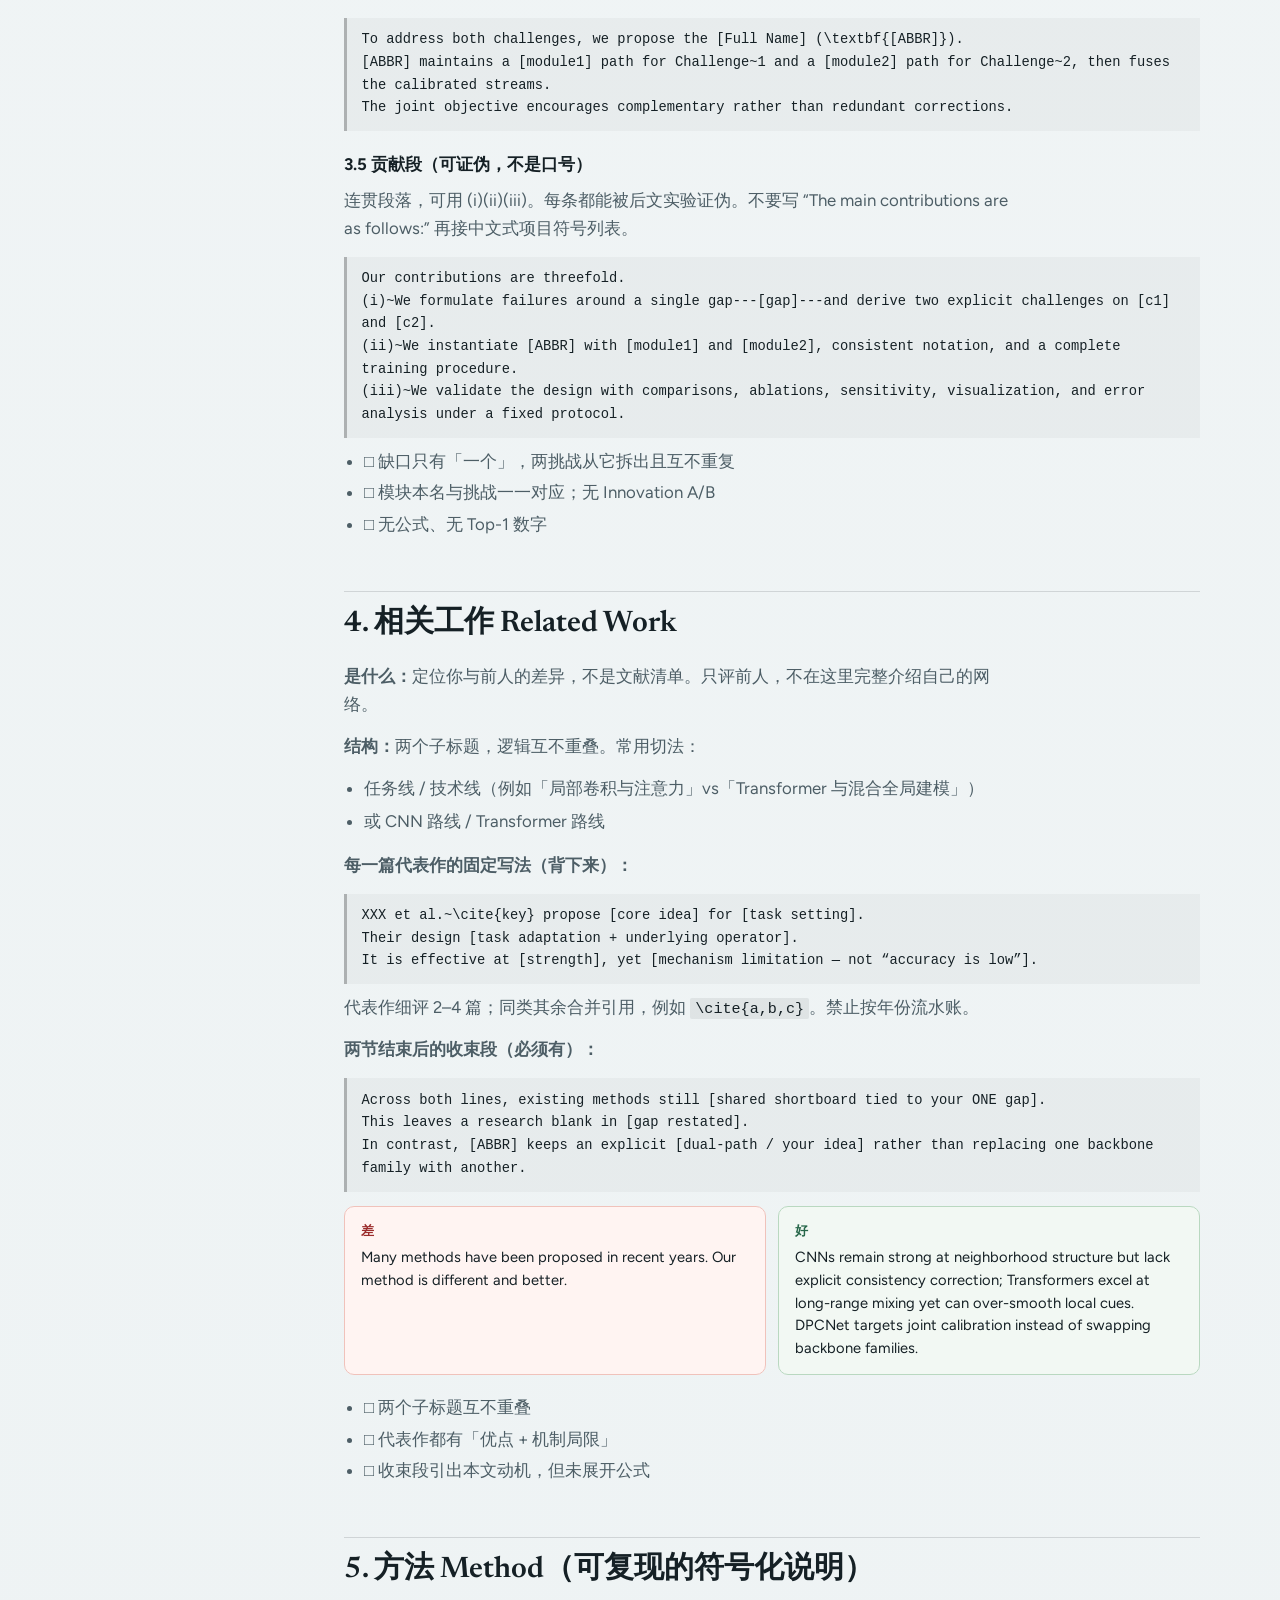
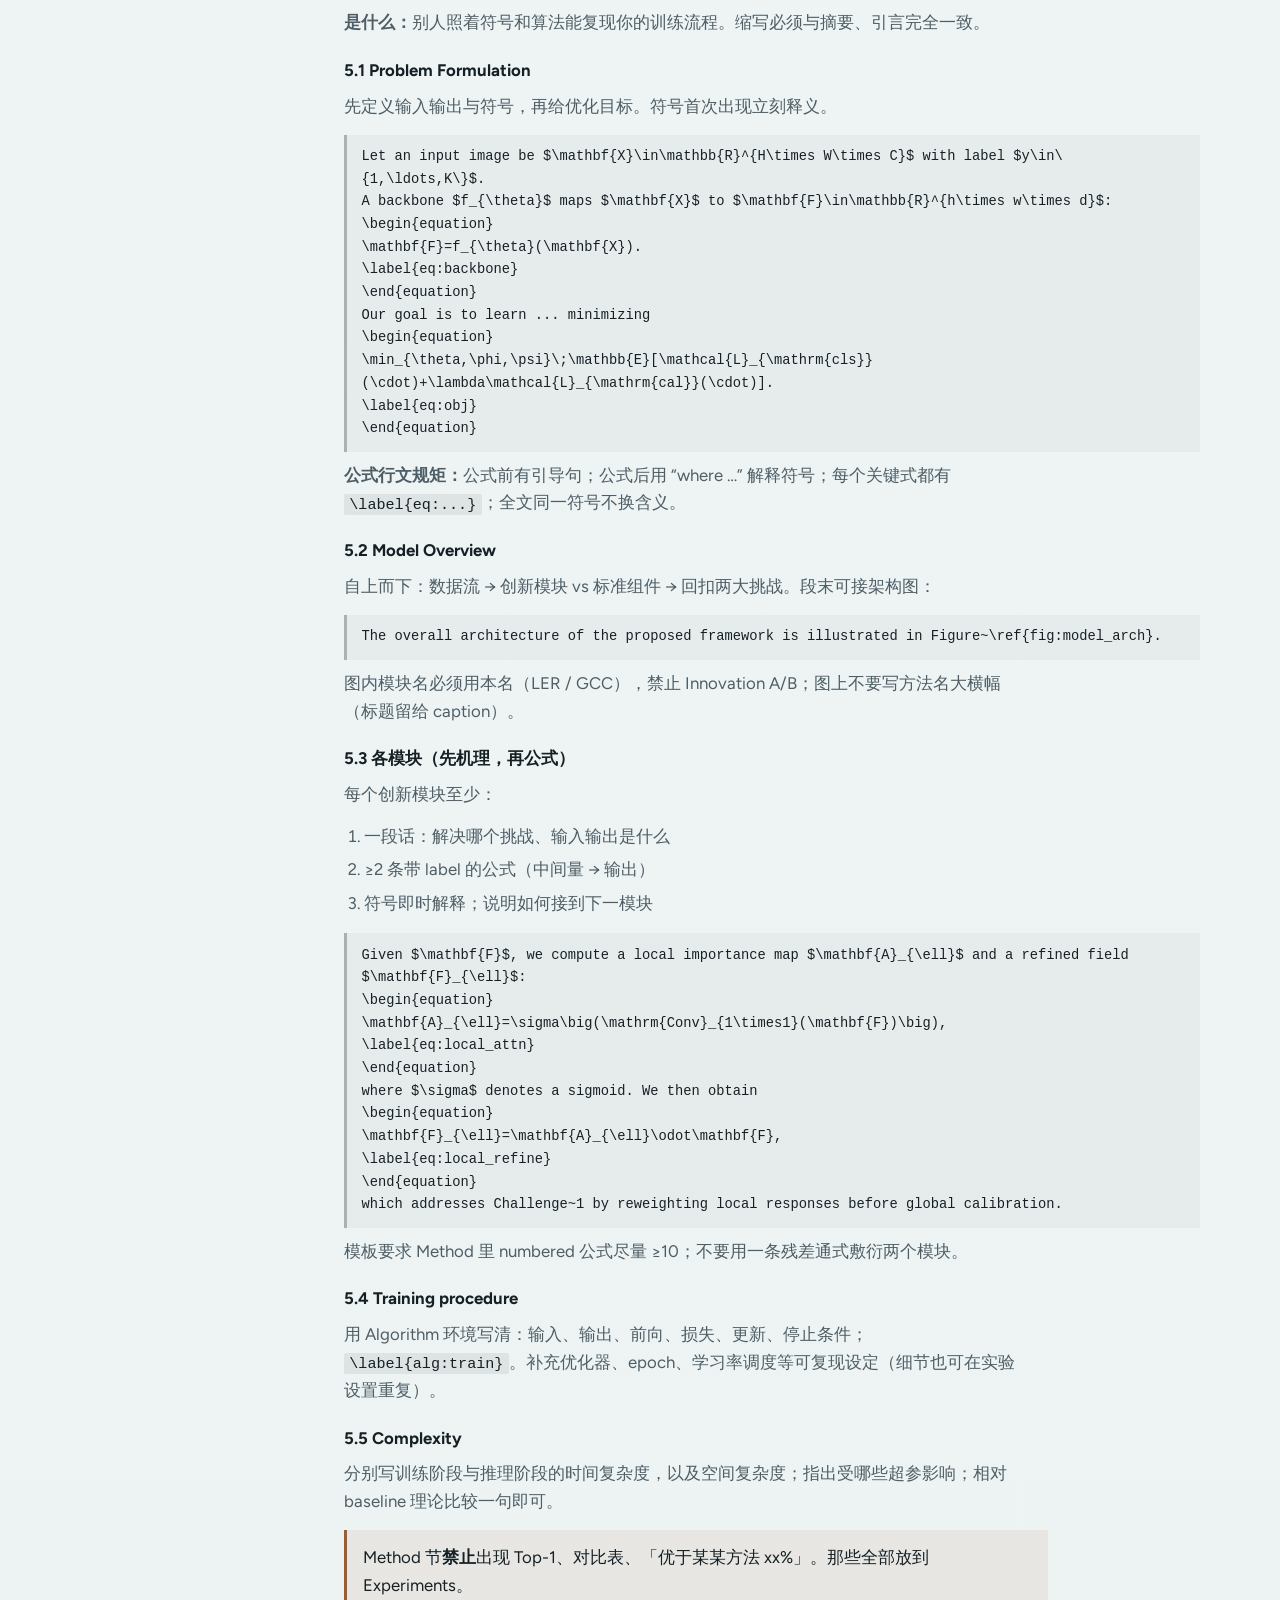
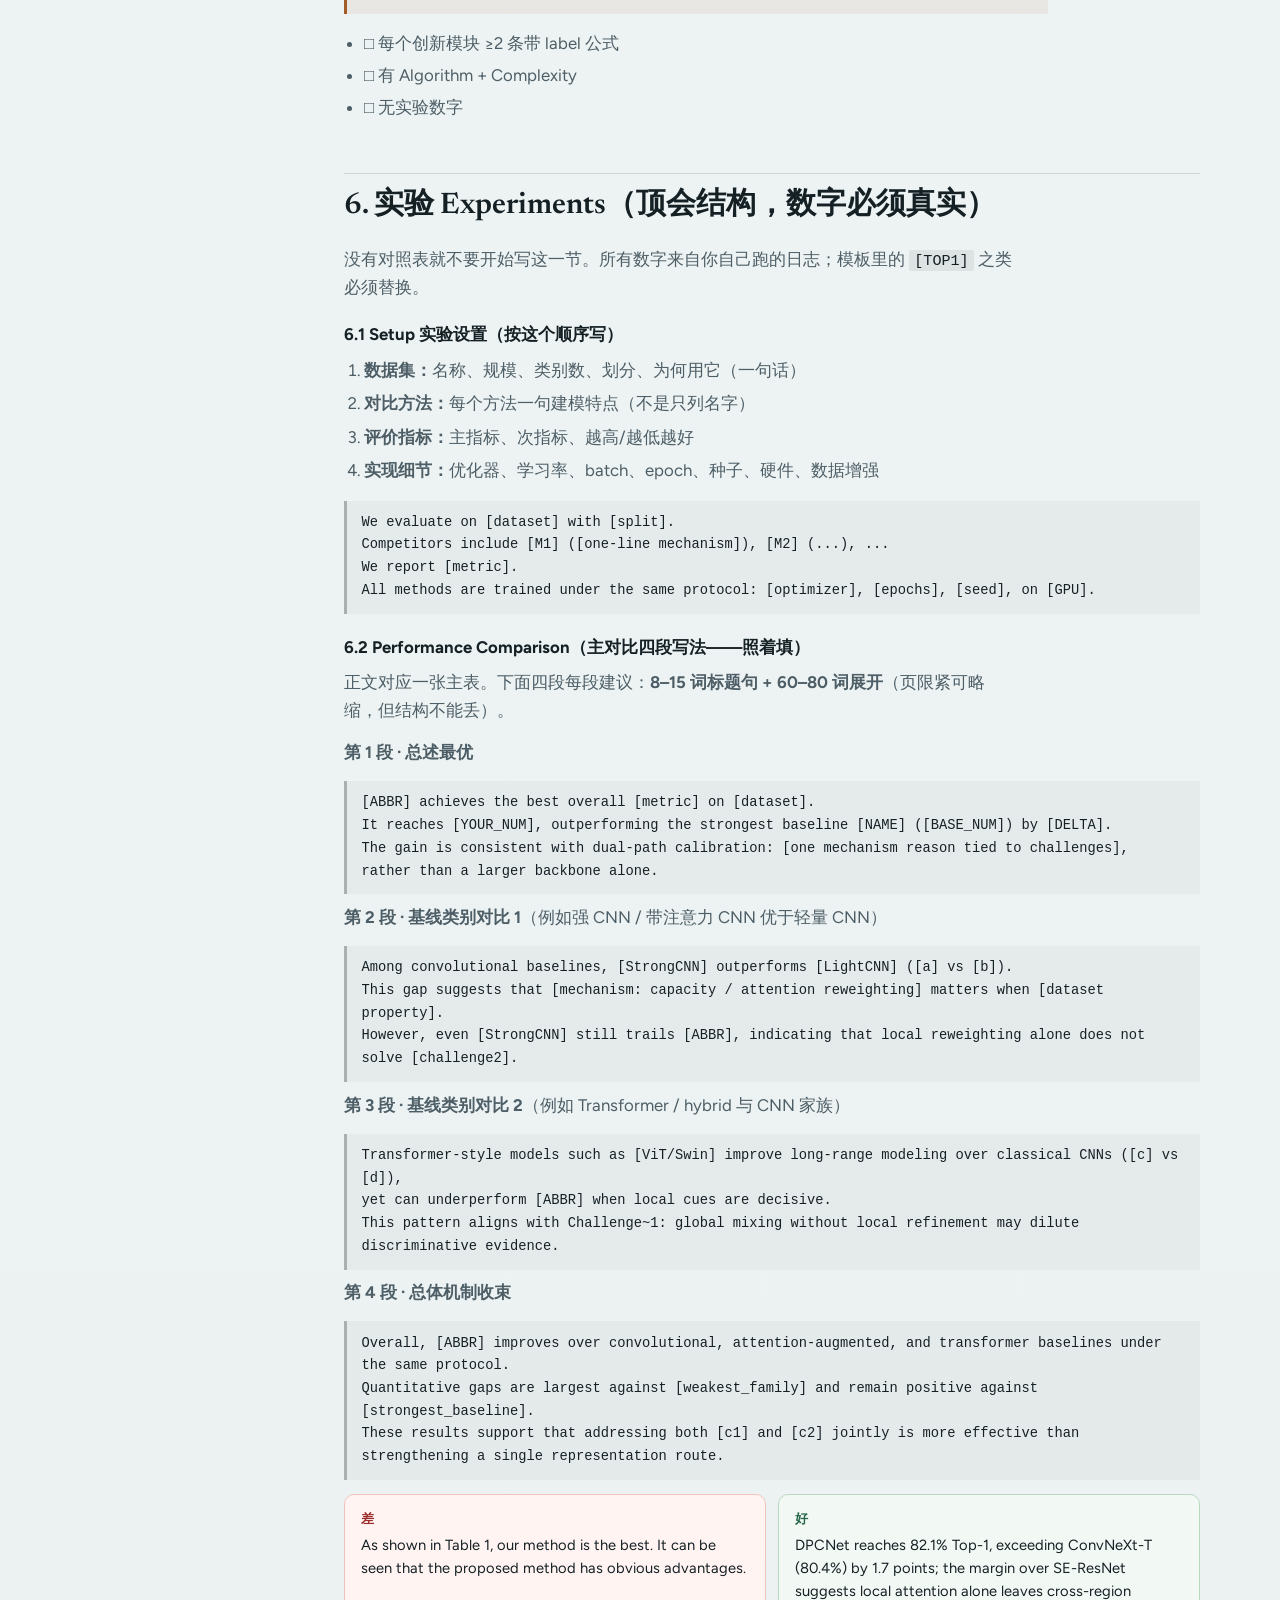
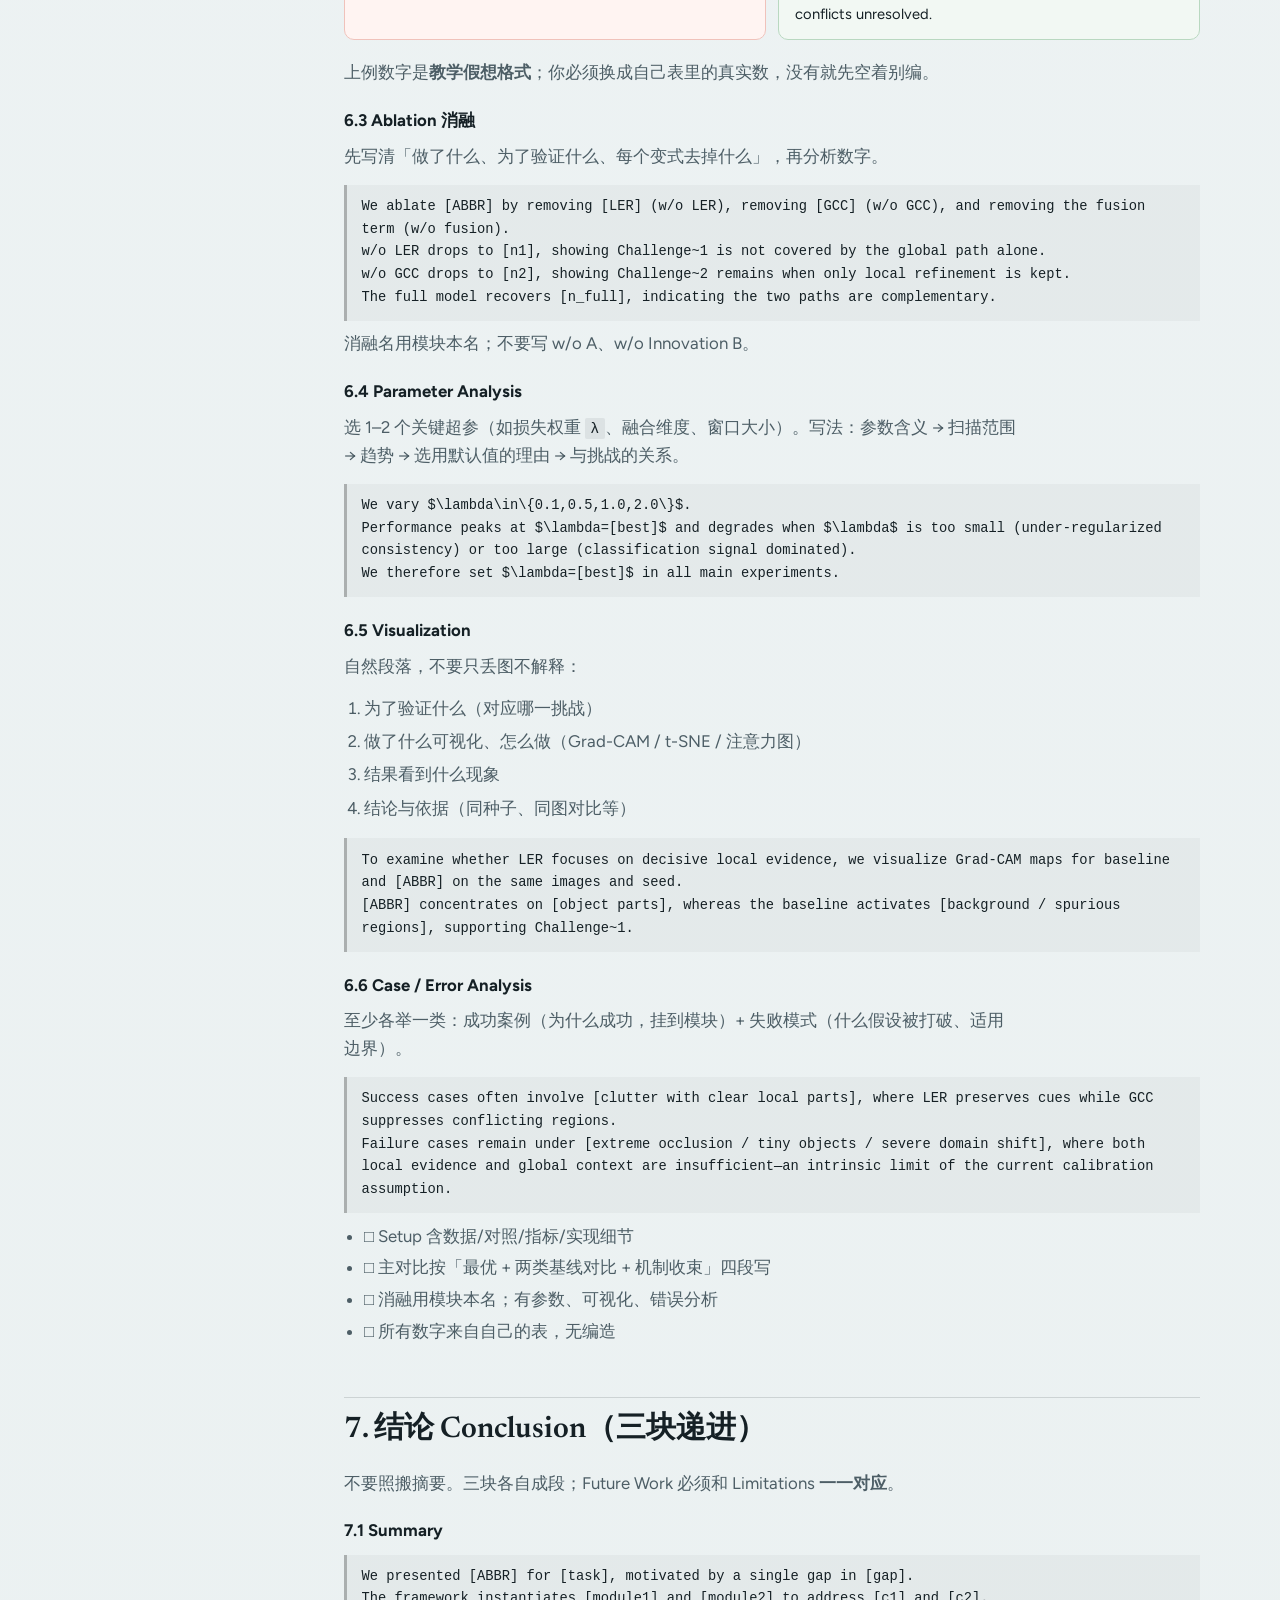
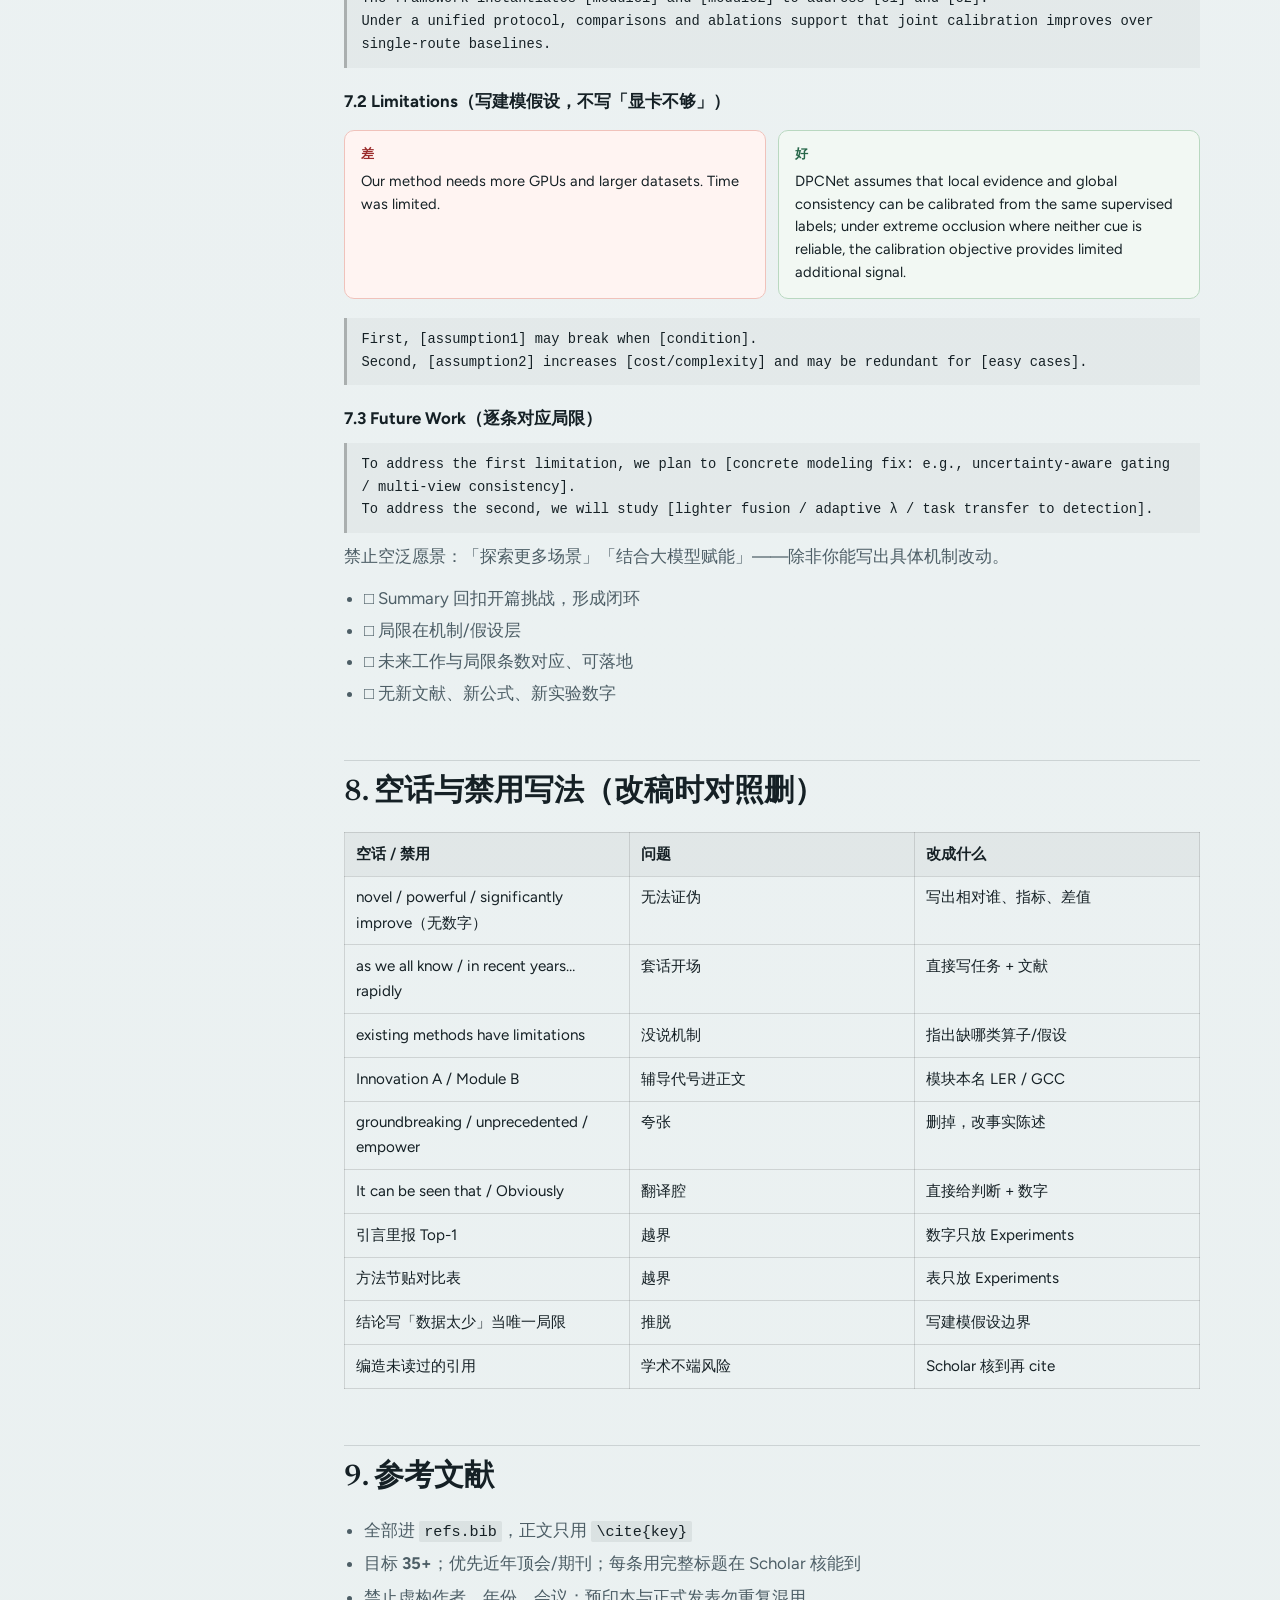
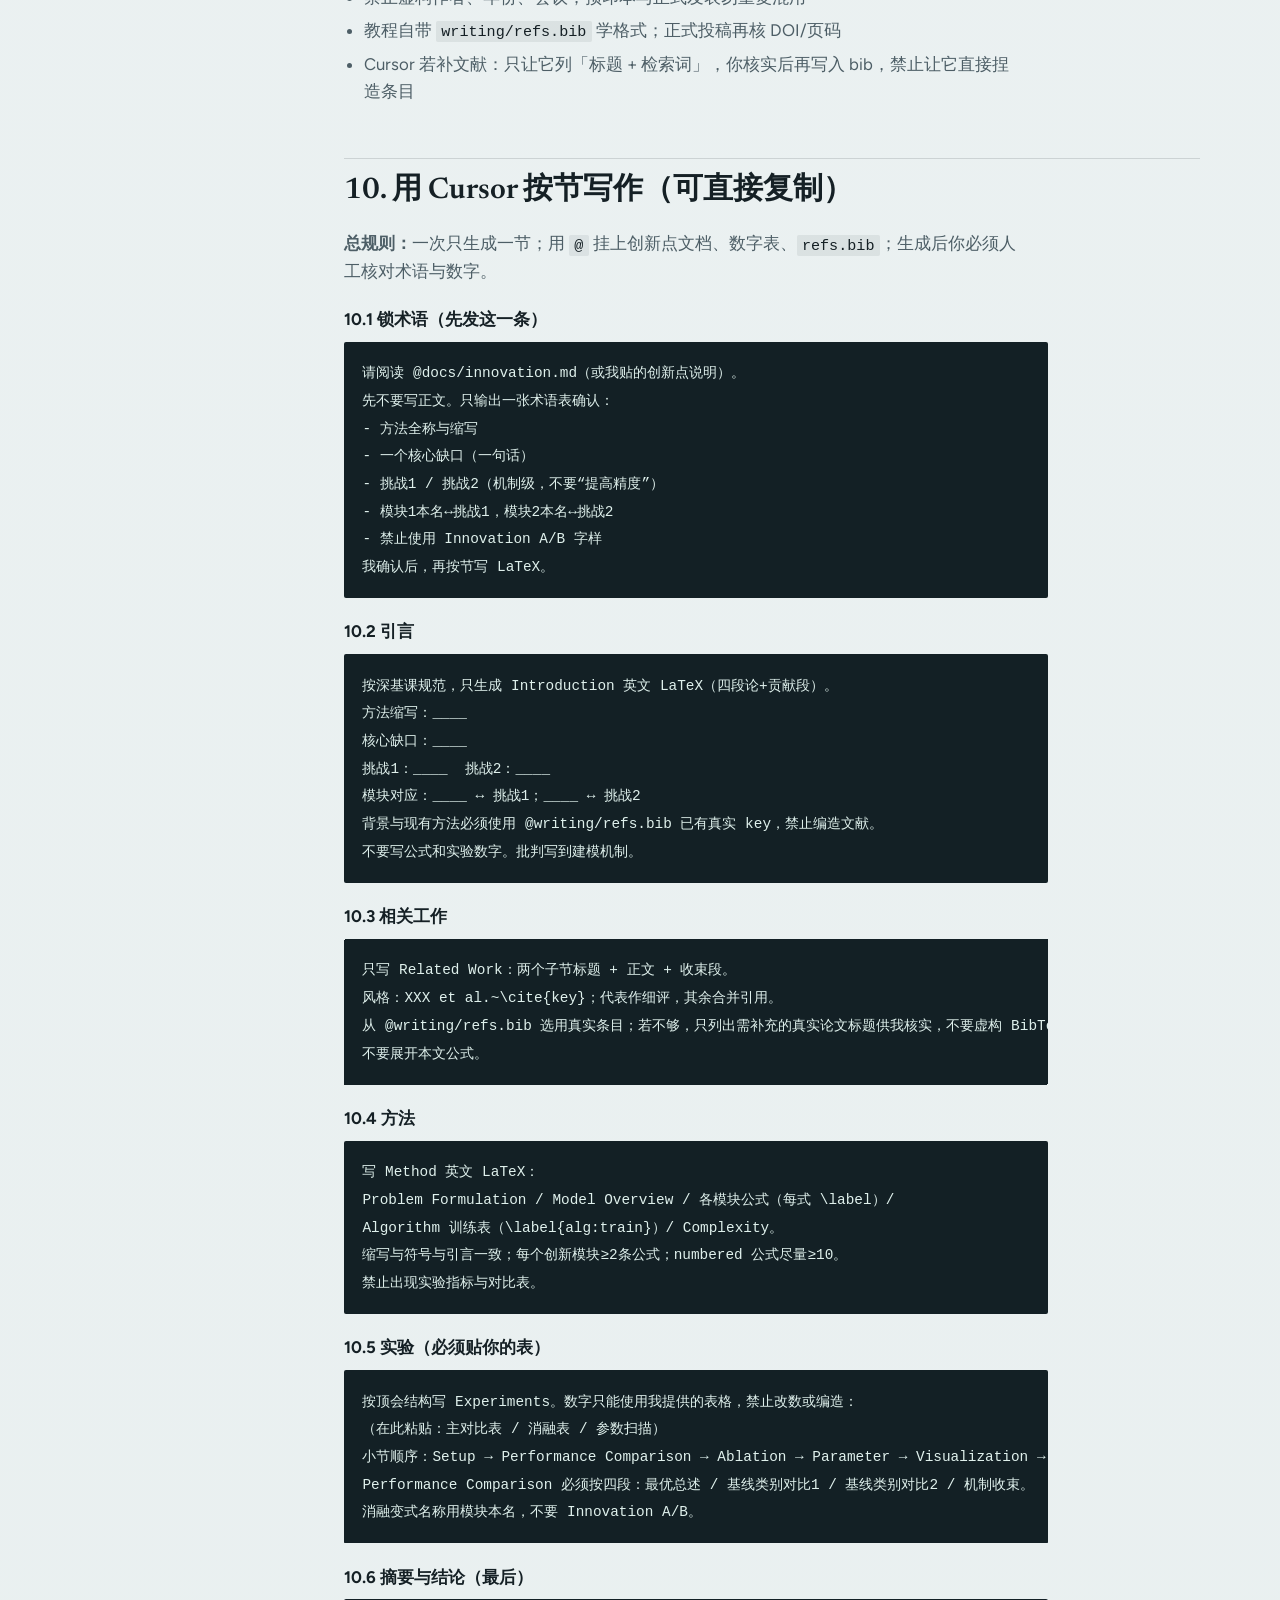
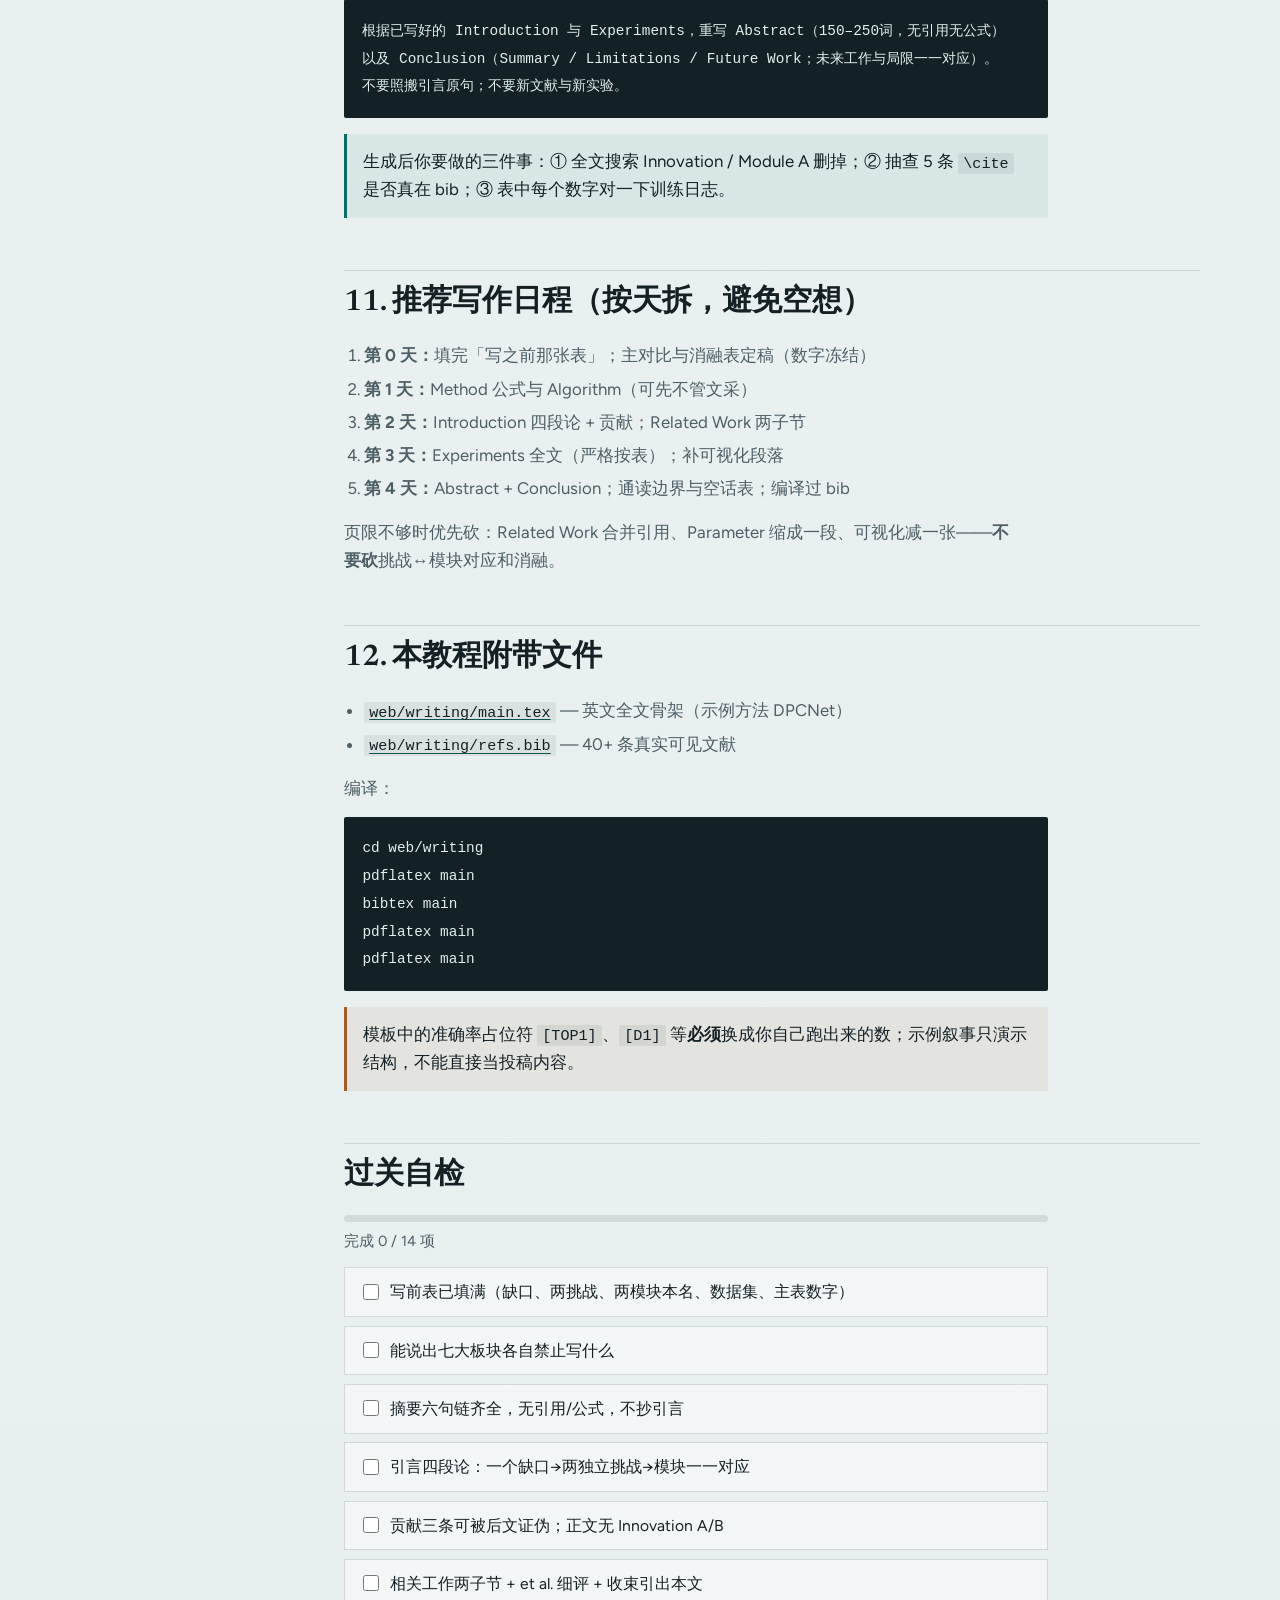
<file: web/paper-writing.html>
<!DOCTYPE html>
<html lang="zh-CN">
<head>
  <meta charset="UTF-8" />
  <meta name="viewport" content="width=device-width, initial-scale=1" />
  <title>顶会论文写作教程 · 深基课</title>
  <meta name="description" content="可照着写的 CCF A/B 写作细讲：填空清单、英文句式、正反例、实验四段写法、空话表、Cursor 提示词；附 TeX/Bib。" />
  <link rel="preconnect" href="https://fonts.googleapis.com" />
  <link rel="preconnect" href="https://fonts.gstatic.com" crossorigin />
  <link href="https://fonts.googleapis.com/css2?family=Figtree:wght@400;500;600;700&family=Newsreader:opsz,wght@6..72,500;6..72,600;6..72,700&display=swap" rel="stylesheet" />
  <link rel="stylesheet" href="styles.css" />
  <style>
    .fill-table { width:100%; border-collapse:collapse; font-size:0.95rem; margin:0.75rem 0 1.25rem; }
    .fill-table th, .fill-table td { border:1px solid rgba(0,0,0,.12); padding:0.55rem 0.7rem; vertical-align:top; text-align:left; }
    .fill-table th { background:rgba(0,0,0,.04); font-weight:600; width:28%; }
    .pair { display:grid; gap:0.75rem; margin:0.9rem 0 1.2rem; }
    @media (min-width:820px){ .pair { grid-template-columns:1fr 1fr; } }
    .pair .bad, .pair .good { border-radius:10px; padding:0.85rem 1rem; font-size:0.92rem; line-height:1.55; }
    .pair .bad { background:#fff4f2; border:1px solid #f0c2bb; }
    .pair .good { background:#f2f8f3; border:1px solid #b9d8c0; }
    .pair .lab { display:block; font-weight:700; font-size:0.8rem; letter-spacing:.04em; margin-bottom:0.35rem; text-transform:uppercase; }
    .pair .bad .lab { color:#9b2c2c; }
    .pair .good .lab { color:#276749; }
    .sent { background:rgba(0,0,0,.03); border-left:3px solid rgba(0,0,0,.25); padding:0.7rem 0.9rem; margin:0.6rem 0; font-family:ui-monospace,Consolas,monospace; font-size:0.86rem; white-space:pre-wrap; }
    .mini-check { margin:0.4rem 0 0.9rem; padding-left:1.1rem; }
    .mini-check li { margin:0.25rem 0; }
  </style>
</head>
<body class="page-chapter">
  <a class="skip" href="#chapter-main">跳到正文</a>

  <header class="top">
    <a class="brand-mark" href="index.html">深基课</a>
    <nav class="nav" aria-label="页面导航">
      <a href="index.html#learn">学习清单</a>
      <a href="#toc">本章目录</a>
      <a href="#ch-files">TeX 文件</a>
    </nav>
  </header>

  <main id="chapter-main">
    <header class="chapter-hero">
      <div class="wrap">
        <p class="crumb"><a href="index.html">深基课</a> / 论文写作</p>
        <p class="section-kicker">第八章 · 08 · CCF A/B 写作细讲</p>
        <h1>顶会论文写作教程</h1>
        <p class="chapter-lead">这章是<strong>教你怎么写</strong>，不是空讲「要有贡献、要有创新」。每一节都给你：写之前填什么、英文句式怎么套、差句/好句对照、写完自检。示例方法名用模板里的 <strong>DPCNet</strong>（Dual-Path Calibration Network）；你写自己的稿时，把任务、模块名、数字全部换成自己的。</p>
        <p class="chapter-goal"><strong>目标：</strong>能对着本页，用 Cursor 按节写出可编译英文 LaTeX，并把表格里的真实实验数字填进去。</p>
      </div>
    </header>

    <div class="chapter-layout wrap">
      <nav class="toc" id="toc" aria-label="章节目录">
        <p class="toc-title">本章目录</p>
        <ol>
          <li><a href="#ch-prep">写之前先填这张表</a></li>
          <li><a href="#ch-0">全文结构与边界</a></li>
          <li><a href="#ch-abs">摘要 Abstract</a></li>
          <li><a href="#ch-intro">引言 Introduction</a></li>
          <li><a href="#ch-rw">相关工作 Related Work</a></li>
          <li><a href="#ch-method">方法 Method</a></li>
          <li><a href="#ch-exp">实验 Experiments</a></li>
          <li><a href="#ch-concl">结论 Conclusion</a></li>
          <li><a href="#ch-empty">空话与禁用写法</a></li>
          <li><a href="#ch-bib">参考文献</a></li>
          <li><a href="#ch-cursor">用 Cursor 写论文</a></li>
          <li><a href="#ch-order">推荐写作顺序</a></li>
          <li><a href="#ch-files">TeX / Bib 文件</a></li>
          <li><a href="#ch-pass">过关自检</a></li>
        </ol>
      </nav>

      <article class="prose">

        <section id="ch-prep" class="chapter-block reveal">
          <h2>0. 写之前先填这张表（不填就开写，一定空）</h2>
          <p>打开记事本或 Markdown，把下面每一格写成<strong>具体名词</strong>，不要写「提升性能」「更好建模」。写摘要、引言、方法时，只允许用这张表里的词。</p>
          <table class="fill-table">
            <tr><th>要填的项</th><th>怎么填（示例用 DPCNet）</th></tr>
            <tr><td>任务一句话</td><td>视觉识别：输入 RGB 图，输出类别（如 CIFAR-100 / ImageNet 协议）</td></tr>
            <tr><td>方法全称 + 缩写</td><td>Dual-Path Calibration Network（DPCNet）——全文只用这一套</td></tr>
            <tr><td>一个核心缺口</td><td>现有管线常只强化局部或全局之一，缺少显式双路径校准</td></tr>
            <tr><td>挑战 1（建模难点）</td><td>局部证据选择不可靠：纹理噪声/伪相关被放大</td></tr>
            <tr><td>挑战 2（与 1 独立）</td><td>跨区域一致性弱：全局聚合混入冲突语义</td></tr>
            <tr><td>模块 1 本名（对挑战1）</td><td>Local Evidence Refinement（LER）——禁止写 Innovation A</td></tr>
            <tr><td>模块 2 本名（对挑战2）</td><td>Global Consistency Calibration（GCC）</td></tr>
            <tr><td>数据集与划分</td><td>数据集名、类别数、train/val、评估协议是否与 baseline 一致</td></tr>
            <tr><td>主指标 + 次指标</td><td>Top-1；约定 Top-5 / Params / FLOPs 是否计入「全面超」</td></tr>
            <tr><td>Baseline 名字</td><td>与代码 <code>method=baseline</code> 完全一致的那条结果</td></tr>
            <tr><td>对照方法（建议 ≥8）</td><td>ResNet、SE、CBAM、ViT、DeiT、Swin、ConvNeXt…（同协议复现）</td></tr>
            <tr><td>你已跑通的数字</td><td>贴表：方法 | 主指标 | 备注；没有数字就先别写 Experiments</td></tr>
            <tr><td>消融变式名</td><td>w/o LER、w/o GCC、w/o fusion——用模块本名</td></tr>
          </table>
          <div class="callout callout-warn">
            <p><strong>铁律：</strong>正文永远写模块本名。辅导流程里的 A/B 只在第七章对话用，不进论文、不进图表标题。</p>
          </div>
        </section>

        <section id="ch-0" class="chapter-block reveal">
          <h2>1. 全文结构与边界</h2>
          <p>七大块各管一块事。写错边界会出现「引言报点」「方法贴表」这类硬伤。</p>
          <table class="fill-table">
            <tr><th>章节</th><th>这一节要完成的事</th><th>绝对不要写</th></tr>
            <tr><td>Abstract</td><td>独立可读的 150–250 词故事</td><td>引用、公式、「见图 x」、夸张词</td></tr>
            <tr><td>Introduction</td><td>缺口 → 两挑战 → 方案对应 → 可证伪贡献</td><td>公式、实验数字、模块内部细节</td></tr>
            <tr><td>Related Work</td><td>两子节评前人 + 收束引出本文</td><td>完整讲自己的网络结构</td></tr>
            <tr><td>Method</td><td>符号、公式、算法、复杂度</td><td>对比表、准确率、可视化结果</td></tr>
            <tr><td>Experiments</td><td>设置→主对比→消融→参数→可视化→错误</td><td>新提未在方法里定义的模块</td></tr>
            <tr><td>Conclusion</td><td>总结 / 局限 / 未来（一一对应）</td><td>新文献、新公式、新实验数字</td></tr>
            <tr><td>References</td><td>35+ 可核验真实文献</td><td>虚构作者/年份/会议</td></tr>
          </table>
          <p><strong>推荐写作顺序（和阅读顺序不同）：</strong>先锁上表 → Method 骨架 → Introduction → Related Work → Experiments（有表再写）→ Abstract → Conclusion。</p>
        </section>

        <section id="ch-abs" class="chapter-block reveal">
          <h2>2. 摘要 Abstract（最后写，但先学会链）</h2>
          <p><strong>是什么：</strong>审稿人最先读的 150–250 词完整故事。它是引言的凝练，但<strong>禁止整句复制</strong>引言。</p>
          <p><strong>六句叙事链（按这个顺序写英文）：</strong></p>
          <ol>
            <li>任务价值（领域里为什么还值得做）</li>
            <li>核心缺口（一句话，和你表里「一个核心缺口」一致）</li>
            <li>本文方法：首次写出全称 + 缩写</li>
            <li>机制一句话（点两个模块在干什么，不展开公式）</li>
            <li>实验优势概括（可写「优于强 CNN / Transformer / hybrid baselines」；具体数字可放正文表）</li>
            <li>意义 / 适用范围收一句</li>
          </ol>
          <p><strong>可套句式（把括号换成你的词）：</strong></p>
          <div class="sent">[Task] remains challenging when [concrete failure mode].
Existing [CNN / Transformer / hybrid] pipelines often [single-route behavior], leaving a gap in [your core gap].
We present the [Full Name] ([ABBR]), which [module1] and [module2] under a unified objective.
The design targets [challenge1] and [challenge2].
Experiments on [datasets] show consistent gains over [baseline families], supported by ablations and visualizations.</div>
          <div class="pair">
            <div class="bad"><span class="lab">差（空）</span>We propose a novel and powerful network that greatly improves performance and can be widely applied.</div>
            <div class="good"><span class="lab">好（具体）</span>We present DPCNet, which couples Local Evidence Refinement with Global Consistency Calibration to stabilize local cues and cross-region semantics under one training objective.</div>
          </div>
          <p><strong>硬约束：</strong>无 <code>\cite</code>、无公式、无「见图 x」；禁用 groundbreaking / unprecedented / empower / significantly empower 等夸张词。</p>
          <ul class="mini-check">
            <li>□ 首次出现写了全称+缩写，且与引言、方法一致</li>
            <li>□ 能指着摘要说出「缺口是哪一句、两模块各对哪挑战」</li>
            <li>□ 没有从引言复制整句</li>
          </ul>
        </section>

        <section id="ch-intro" class="chapter-block reveal">
          <h2>3. 引言 Introduction（四段论 + 贡献）</h2>
          <p><strong>是什么：</strong>让审稿人相信「问题真、缺口准、方案对症」。纯段落，不列 bullet；批判要落到<strong>建模机制</strong>，不要只说「效果不好」。</p>

          <h3>3.1 第一段 · 任务背景（有引用，不给方案）</h3>
          <p>写：领域是什么 → 应用/科研价值 → 权威文献撑趋势 → 点到痛点（仍是背景层）。</p>
          <div class="sent">[Domain] has become a foundational capability for [apps]~\cite{key1,key2}.
With [trend], accuracy on [benchmarks] has improved, and backbones are routinely transferred to [downstream]~\cite{key3}.
Despite this progress, systems still fail when [concrete failure: occlusion / clutter / domain shift].
These errors matter because [downstream consequence].</div>
          <div class="pair">
            <div class="bad"><span class="lab">差</span>Deep learning is developing rapidly and has been applied in many fields, which is of great significance.</div>
            <div class="good"><span class="lab">好</span>Deep visual recognition underpins retrieval and perception pipelines~\cite{deng2009imagenet,he2016resnet}, yet decisions remain brittle under occlusion and conflicting long-range context.</div>
          </div>

          <h3>3.2 第二段 · 现有方法 → 收敛到同一个核心缺口</h3>
          <p>按「传统 → 改进 → 当代主流」递进。每一类：<strong>一句优点 + 一句机制缺陷</strong>。全部缺陷必须收敛到你表里的<strong>同一个核心缺口</strong>，不要列三个互不相关的槽点。</p>
          <div class="sent">Classical CNNs provide strong local inductive biases~\cite{...}, yet their receptive-field growth is primarily hierarchical.
Vision Transformers model long-range dependencies~\cite{...}, but global mixing can dilute locally decisive evidence.
Hybrid designs narrow the gap~\cite{...}; nevertheless, many pipelines still optimize a single dominant route.
The core modeling limitation is therefore [ONE gap sentence].</div>
          <p>段末可接动机图（可选）：</p>
          <div class="sent">The core modeling limitation of existing methods is illustrated in Figure~\ref{fig:motivation_example}.</div>
          <div class="pair">
            <div class="bad"><span class="lab">差</span>CNNs are not good enough. Transformers also have problems. There is still room for improvement.</div>
            <div class="good"><span class="lab">好</span>Many pipelines optimize either local operators or global attention alone; the missing piece is an explicit dual-path calibration mechanism under one objective.</div>
          </div>

          <h3>3.3 第三段 · 两大挑战（必须相互独立）</h3>
          <p>从「一个缺口」拆出两个挑战。每个挑战写清：难点本质 → 建模瓶颈 → 现有方法为何不够。禁止把两挑战写成同一句话的两半（例如「既要准又要稳」）。</p>
          <div class="sent">This limitation raises two coupled scientific challenges.
First, [challenge1 name]: [mechanism] so that [bad consequence]~\cite{optional}.
Second, [challenge2 name]: [mechanism] so that [bad consequence]~\cite{optional}.
Existing single-route designs typically mitigate one challenge more than the other.</div>
          <div class="pair">
            <div class="bad"><span class="lab">差</span>Challenge 1 is improving accuracy. Challenge 2 is improving robustness.</div>
            <div class="good"><span class="lab">好</span>Challenge 1 is unreliable local evidence selection (spurious textures amplified). Challenge 2 is weak cross-region consistency (incompatible semantics mixed by global aggregation).</div>
          </div>

          <h3>3.4 第四段 · 提出方法（模块 ↔ 挑战一一对应）</h3>
          <p>写出全称+缩写；简述构成；明确「模块1对挑战1、模块2对挑战2」。仍不写公式、不报准确率。</p>
          <div class="sent">To address both challenges, we propose the [Full Name] (\textbf{[ABBR]}).
[ABBR] maintains a [module1] path for Challenge~1 and a [module2] path for Challenge~2, then fuses the calibrated streams.
The joint objective encourages complementary rather than redundant corrections.</div>

          <h3>3.5 贡献段（可证伪，不是口号）</h3>
          <p>连贯段落，可用 (i)(ii)(iii)。每条都能被后文实验证伪。不要写 “The main contributions are as follows:” 再接中文式项目符号列表。</p>
          <div class="sent">Our contributions are threefold.
(i)~We formulate failures around a single gap---[gap]---and derive two explicit challenges on [c1] and [c2].
(ii)~We instantiate [ABBR] with [module1] and [module2], consistent notation, and a complete training procedure.
(iii)~We validate the design with comparisons, ablations, sensitivity, visualization, and error analysis under a fixed protocol.</div>
          <ul class="mini-check">
            <li>□ 缺口只有「一个」，两挑战从它拆出且互不重复</li>
            <li>□ 模块本名与挑战一一对应；无 Innovation A/B</li>
            <li>□ 无公式、无 Top-1 数字</li>
          </ul>
        </section>

        <section id="ch-rw" class="chapter-block reveal">
          <h2>4. 相关工作 Related Work</h2>
          <p><strong>是什么：</strong>定位你与前人的差异，不是文献清单。只评前人，不在这里完整介绍自己的网络。</p>
          <p><strong>结构：</strong>两个子标题，逻辑互不重叠。常用切法：</p>
          <ul>
            <li>任务线 / 技术线（例如「局部卷积与注意力」vs「Transformer 与混合全局建模」）</li>
            <li>或 CNN 路线 / Transformer 路线</li>
          </ul>
          <p><strong>每一篇代表作的固定写法（背下来）：</strong></p>
          <div class="sent">XXX et al.~\cite{key} propose [core idea] for [task setting].
Their design [task adaptation + underlying operator].
It is effective at [strength], yet [mechanism limitation — not “accuracy is low”].</div>
          <p>代表作细评 2–4 篇；同类其余合并引用，例如 <code>\cite{a,b,c}</code>。禁止按年份流水账。</p>
          <p><strong>两节结束后的收束段（必须有）：</strong></p>
          <div class="sent">Across both lines, existing methods still [shared shortboard tied to your ONE gap].
This leaves a research blank in [gap restated].
In contrast, [ABBR] keeps an explicit [dual-path / your idea] rather than replacing one backbone family with another.</div>
          <div class="pair">
            <div class="bad"><span class="lab">差</span>Many methods have been proposed in recent years. Our method is different and better.</div>
            <div class="good"><span class="lab">好</span>CNNs remain strong at neighborhood structure but lack explicit consistency correction; Transformers excel at long-range mixing yet can over-smooth local cues. DPCNet targets joint calibration instead of swapping backbone families.</div>
          </div>
          <ul class="mini-check">
            <li>□ 两个子标题互不重叠</li>
            <li>□ 代表作都有「优点 + 机制局限」</li>
            <li>□ 收束段引出本文动机，但未展开公式</li>
          </ul>
        </section>

        <section id="ch-method" class="chapter-block reveal">
          <h2>5. 方法 Method（可复现的符号化说明）</h2>
          <p><strong>是什么：</strong>别人照着符号和算法能复现你的训练流程。缩写必须与摘要、引言完全一致。</p>

          <h3>5.1 Problem Formulation</h3>
          <p>先定义输入输出与符号，再给优化目标。符号首次出现立刻释义。</p>
          <div class="sent">Let an input image be $\mathbf{X}\in\mathbb{R}^{H\times W\times C}$ with label $y\in\{1,\ldots,K\}$.
A backbone $f_{\theta}$ maps $\mathbf{X}$ to $\mathbf{F}\in\mathbb{R}^{h\times w\times d}$:
\begin{equation}
\mathbf{F}=f_{\theta}(\mathbf{X}).
\label{eq:backbone}
\end{equation}
Our goal is to learn ... minimizing
\begin{equation}
\min_{\theta,\phi,\psi}\;\mathbb{E}[\mathcal{L}_{\mathrm{cls}}(\cdot)+\lambda\mathcal{L}_{\mathrm{cal}}(\cdot)].
\label{eq:obj}
\end{equation}</div>
          <p><strong>公式行文规矩：</strong>公式前有引导句；公式后用 “where …” 解释符号；每个关键式都有 <code>\label{eq:...}</code>；全文同一符号不换含义。</p>

          <h3>5.2 Model Overview</h3>
          <p>自上而下：数据流 → 创新模块 vs 标准组件 → 回扣两大挑战。段末可接架构图：</p>
          <div class="sent">The overall architecture of the proposed framework is illustrated in Figure~\ref{fig:model_arch}.</div>
          <p>图内模块名必须用本名（LER / GCC），禁止 Innovation A/B；图上不要写方法名大横幅（标题留给 caption）。</p>

          <h3>5.3 各模块（先机理，再公式）</h3>
          <p>每个创新模块至少：</p>
          <ol>
            <li>一段话：解决哪个挑战、输入输出是什么</li>
            <li>≥2 条带 label 的公式（中间量 → 输出）</li>
            <li>符号即时解释；说明如何接到下一模块</li>
          </ol>
          <div class="sent">Given $\mathbf{F}$, we compute a local importance map $\mathbf{A}_{\ell}$ and a refined field $\mathbf{F}_{\ell}$:
\begin{equation}
\mathbf{A}_{\ell}=\sigma\big(\mathrm{Conv}_{1\times1}(\mathbf{F})\big),
\label{eq:local_attn}
\end{equation}
where $\sigma$ denotes a sigmoid. We then obtain
\begin{equation}
\mathbf{F}_{\ell}=\mathbf{A}_{\ell}\odot\mathbf{F},
\label{eq:local_refine}
\end{equation}
which addresses Challenge~1 by reweighting local responses before global calibration.</div>
          <p>模板要求 Method 里 numbered 公式尽量 ≥10；不要用一条残差通式敷衍两个模块。</p>

          <h3>5.4 Training procedure</h3>
          <p>用 Algorithm 环境写清：输入、输出、前向、损失、更新、停止条件；<code>\label{alg:train}</code>。补充优化器、epoch、学习率调度等可复现设定（细节也可在实验设置重复）。</p>

          <h3>5.5 Complexity</h3>
          <p>分别写训练阶段与推理阶段的时间复杂度，以及空间复杂度；指出受哪些超参影响；相对 baseline 理论比较一句即可。</p>
          <div class="callout callout-warn">
            <p>Method 节<strong>禁止</strong>出现 Top-1、对比表、「优于某某方法 xx%」。那些全部放到 Experiments。</p>
          </div>
          <ul class="mini-check">
            <li>□ 每个创新模块 ≥2 条带 label 公式</li>
            <li>□ 有 Algorithm + Complexity</li>
            <li>□ 无实验数字</li>
          </ul>
        </section>

        <section id="ch-exp" class="chapter-block reveal">
          <h2>6. 实验 Experiments（顶会结构，数字必须真实）</h2>
          <p>没有对照表就不要开始写这一节。所有数字来自你自己跑的日志；模板里的 <code>[TOP1]</code> 之类必须替换。</p>

          <h3>6.1 Setup 实验设置（按这个顺序写）</h3>
          <ol>
            <li><strong>数据集：</strong>名称、规模、类别数、划分、为何用它（一句话）</li>
            <li><strong>对比方法：</strong>每个方法一句建模特点（不是只列名字）</li>
            <li><strong>评价指标：</strong>主指标、次指标、越高/越低越好</li>
            <li><strong>实现细节：</strong>优化器、学习率、batch、epoch、种子、硬件、数据增强</li>
          </ol>
          <div class="sent">We evaluate on [dataset] with [split].
Competitors include [M1] ([one-line mechanism]), [M2] (...), ...
We report [metric].
All methods are trained under the same protocol: [optimizer], [epochs], [seed], on [GPU].</div>

          <h3>6.2 Performance Comparison（主对比四段写法——照着填）</h3>
          <p>正文对应一张主表。下面四段每段建议：<strong>8–15 词标题句 + 60–80 词展开</strong>（页限紧可略缩，但结构不能丢）。</p>

          <p><strong>第 1 段 · 总述最优</strong></p>
          <div class="sent">[ABBR] achieves the best overall [metric] on [dataset].
It reaches [YOUR_NUM], outperforming the strongest baseline [NAME] ([BASE_NUM]) by [DELTA].
The gain is consistent with dual-path calibration: [one mechanism reason tied to challenges], rather than a larger backbone alone.</div>

          <p><strong>第 2 段 · 基线类别对比 1</strong>（例如强 CNN / 带注意力 CNN 优于轻量 CNN）</p>
          <div class="sent">Among convolutional baselines, [StrongCNN] outperforms [LightCNN] ([a] vs [b]).
This gap suggests that [mechanism: capacity / attention reweighting] matters when [dataset property].
However, even [StrongCNN] still trails [ABBR], indicating that local reweighting alone does not solve [challenge2].</div>

          <p><strong>第 3 段 · 基线类别对比 2</strong>（例如 Transformer / hybrid 与 CNN 家族）</p>
          <div class="sent">Transformer-style models such as [ViT/Swin] improve long-range modeling over classical CNNs ([c] vs [d]),
yet can underperform [ABBR] when local cues are decisive.
This pattern aligns with Challenge~1: global mixing without local refinement may dilute discriminative evidence.</div>

          <p><strong>第 4 段 · 总体机制收束</strong></p>
          <div class="sent">Overall, [ABBR] improves over convolutional, attention-augmented, and transformer baselines under the same protocol.
Quantitative gaps are largest against [weakest_family] and remain positive against [strongest_baseline].
These results support that addressing both [c1] and [c2] jointly is more effective than strengthening a single representation route.</div>

          <div class="pair">
            <div class="bad"><span class="lab">差</span>As shown in Table 1, our method is the best. It can be seen that the proposed method has obvious advantages.</div>
            <div class="good"><span class="lab">好</span>DPCNet reaches 82.1% Top-1, exceeding ConvNeXt-T (80.4%) by 1.7 points; the margin over SE-ResNet suggests local attention alone leaves cross-region conflicts unresolved.</div>
          </div>
          <p class="muted">上例数字是<strong>教学假想格式</strong>；你必须换成自己表里的真实数，没有就先空着别编。</p>

          <h3>6.3 Ablation 消融</h3>
          <p>先写清「做了什么、为了验证什么、每个变式去掉什么」，再分析数字。</p>
          <div class="sent">We ablate [ABBR] by removing [LER] (w/o LER), removing [GCC] (w/o GCC), and removing the fusion term (w/o fusion).
w/o LER drops to [n1], showing Challenge~1 is not covered by the global path alone.
w/o GCC drops to [n2], showing Challenge~2 remains when only local refinement is kept.
The full model recovers [n_full], indicating the two paths are complementary.</div>
          <p>消融名用模块本名；不要写 w/o A、w/o Innovation B。</p>

          <h3>6.4 Parameter Analysis</h3>
          <p>选 1–2 个关键超参（如损失权重 <code>λ</code>、融合维度、窗口大小）。写法：参数含义 → 扫描范围 → 趋势 → 选用默认值的理由 → 与挑战的关系。</p>
          <div class="sent">We vary $\lambda\in\{0.1,0.5,1.0,2.0\}$.
Performance peaks at $\lambda=[best]$ and degrades when $\lambda$ is too small (under-regularized consistency) or too large (classification signal dominated).
We therefore set $\lambda=[best]$ in all main experiments.</div>

          <h3>6.5 Visualization</h3>
          <p>自然段落，不要只丢图不解释：</p>
          <ol>
            <li>为了验证什么（对应哪一挑战）</li>
            <li>做了什么可视化、怎么做（Grad-CAM / t-SNE / 注意力图）</li>
            <li>结果看到什么现象</li>
            <li>结论与依据（同种子、同图对比等）</li>
          </ol>
          <div class="sent">To examine whether LER focuses on decisive local evidence, we visualize Grad-CAM maps for baseline and [ABBR] on the same images and seed.
[ABBR] concentrates on [object parts], whereas the baseline activates [background / spurious regions], supporting Challenge~1.</div>

          <h3>6.6 Case / Error Analysis</h3>
          <p>至少各举一类：成功案例（为什么成功，挂到模块）+ 失败模式（什么假设被打破、适用边界）。</p>
          <div class="sent">Success cases often involve [clutter with clear local parts], where LER preserves cues while GCC suppresses conflicting regions.
Failure cases remain under [extreme occlusion / tiny objects / severe domain shift], where both local evidence and global context are insufficient—an intrinsic limit of the current calibration assumption.</div>
          <ul class="mini-check">
            <li>□ Setup 含数据/对照/指标/实现细节</li>
            <li>□ 主对比按「最优 + 两类基线对比 + 机制收束」四段写</li>
            <li>□ 消融用模块本名；有参数、可视化、错误分析</li>
            <li>□ 所有数字来自自己的表，无编造</li>
          </ul>
        </section>

        <section id="ch-concl" class="chapter-block reveal">
          <h2>7. 结论 Conclusion（三块递进）</h2>
          <p>不要照搬摘要。三块各自成段；Future Work 必须和 Limitations <strong>一一对应</strong>。</p>

          <h3>7.1 Summary</h3>
          <div class="sent">We presented [ABBR] for [task], motivated by a single gap in [gap].
The framework instantiates [module1] and [module2] to address [c1] and [c2].
Under a unified protocol, comparisons and ablations support that joint calibration improves over single-route baselines.</div>

          <h3>7.2 Limitations（写建模假设，不写「显卡不够」）</h3>
          <div class="pair">
            <div class="bad"><span class="lab">差</span>Our method needs more GPUs and larger datasets. Time was limited.</div>
            <div class="good"><span class="lab">好</span>DPCNet assumes that local evidence and global consistency can be calibrated from the same supervised labels; under extreme occlusion where neither cue is reliable, the calibration objective provides limited additional signal.</div>
          </div>
          <div class="sent">First, [assumption1] may break when [condition].
Second, [assumption2] increases [cost/complexity] and may be redundant for [easy cases].</div>

          <h3>7.3 Future Work（逐条对应局限）</h3>
          <div class="sent">To address the first limitation, we plan to [concrete modeling fix: e.g., uncertainty-aware gating / multi-view consistency].
To address the second, we will study [lighter fusion / adaptive λ / task transfer to detection].</div>
          <p>禁止空泛愿景：「探索更多场景」「结合大模型赋能」——除非你能写出具体机制改动。</p>
          <ul class="mini-check">
            <li>□ Summary 回扣开篇挑战，形成闭环</li>
            <li>□ 局限在机制/假设层</li>
            <li>□ 未来工作与局限条数对应、可落地</li>
            <li>□ 无新文献、新公式、新实验数字</li>
          </ul>
        </section>

        <section id="ch-empty" class="chapter-block reveal">
          <h2>8. 空话与禁用写法（改稿时对照删）</h2>
          <table class="fill-table">
            <tr><th>空话 / 禁用</th><th>问题</th><th>改成什么</th></tr>
            <tr><td>novel / powerful / significantly improve（无数字）</td><td>无法证伪</td><td>写出相对谁、指标、差值</td></tr>
            <tr><td>as we all know / in recent years… rapidly</td><td>套话开场</td><td>直接写任务 + 文献</td></tr>
            <tr><td>existing methods have limitations</td><td>没说机制</td><td>指出缺哪类算子/假设</td></tr>
            <tr><td>Innovation A / Module B</td><td>辅导代号进正文</td><td>模块本名 LER / GCC</td></tr>
            <tr><td>groundbreaking / unprecedented / empower</td><td>夸张</td><td>删掉，改事实陈述</td></tr>
            <tr><td>It can be seen that / Obviously</td><td>翻译腔</td><td>直接给判断 + 数字</td></tr>
            <tr><td>引言里报 Top-1</td><td>越界</td><td>数字只放 Experiments</td></tr>
            <tr><td>方法节贴对比表</td><td>越界</td><td>表只放 Experiments</td></tr>
            <tr><td>结论写「数据太少」当唯一局限</td><td>推脱</td><td>写建模假设边界</td></tr>
            <tr><td>编造未读过的引用</td><td>学术不端风险</td><td>Scholar 核到再 cite</td></tr>
          </table>
        </section>

        <section id="ch-bib" class="chapter-block reveal">
          <h2>9. 参考文献</h2>
          <ul>
            <li>全部进 <code>refs.bib</code>，正文只用 <code>\cite{key}</code></li>
            <li>目标 <strong>35+</strong>；优先近年顶会/期刊；每条用完整标题在 Scholar 核能到</li>
            <li>禁止虚构作者、年份、会议；预印本与正式发表勿重复混用</li>
            <li>教程自带 <code>writing/refs.bib</code> 学格式；正式投稿再核 DOI/页码</li>
            <li>Cursor 若补文献：只让它列「标题 + 检索词」，你核实后再写入 bib，禁止让它直接捏造条目</li>
          </ul>
        </section>

        <section id="ch-cursor" class="chapter-block reveal">
          <h2>10. 用 Cursor 按节写作（可直接复制）</h2>
          <p><strong>总规则：</strong>一次只生成一节；用 <code>@</code> 挂上创新点文档、数字表、<code>refs.bib</code>；生成后你必须人工核对术语与数字。</p>

          <h3>10.1 锁术语（先发这一条）</h3>
          <pre><code>请阅读 @docs/innovation.md（或我贴的创新点说明）。
先不要写正文。只输出一张术语表确认：
- 方法全称与缩写
- 一个核心缺口（一句话）
- 挑战1 / 挑战2（机制级，不要“提高精度”）
- 模块1本名↔挑战1，模块2本名↔挑战2
- 禁止使用 Innovation A/B 字样
我确认后，再按节写 LaTeX。</code></pre>

          <h3>10.2 引言</h3>
          <pre><code>按深基课规范，只生成 Introduction 英文 LaTeX（四段论+贡献段）。
方法缩写：____
核心缺口：____
挑战1：____  挑战2：____
模块对应：____ ↔ 挑战1；____ ↔ 挑战2
背景与现有方法必须使用 @writing/refs.bib 已有真实 key，禁止编造文献。
不要写公式和实验数字。批判写到建模机制。</code></pre>

          <h3>10.3 相关工作</h3>
          <pre><code>只写 Related Work：两个子节标题 + 正文 + 收束段。
风格：XXX et al.~\cite{key}；代表作细评，其余合并引用。
从 @writing/refs.bib 选用真实条目；若不够，只列出需补充的真实论文标题供我核实，不要虚构 BibTeX。
不要展开本文公式。</code></pre>

          <h3>10.4 方法</h3>
          <pre><code>写 Method 英文 LaTeX：
Problem Formulation / Model Overview / 各模块公式（每式 \label）/
Algorithm 训练表（\label{alg:train}）/ Complexity。
缩写与符号与引言一致；每个创新模块≥2条公式；numbered 公式尽量≥10。
禁止出现实验指标与对比表。</code></pre>

          <h3>10.5 实验（必须贴你的表）</h3>
          <pre><code>按顶会结构写 Experiments。数字只能使用我提供的表格，禁止改数或编造：
（在此粘贴：主对比表 / 消融表 / 参数扫描）
小节顺序：Setup → Performance Comparison → Ablation → Parameter → Visualization → Error。
Performance Comparison 必须按四段：最优总述 / 基线类别对比1 / 基线类别对比2 / 机制收束。
消融变式名称用模块本名，不要 Innovation A/B。</code></pre>

          <h3>10.6 摘要与结论（最后）</h3>
          <pre><code>根据已写好的 Introduction 与 Experiments，重写 Abstract（150–250词，无引用无公式）
以及 Conclusion（Summary / Limitations / Future Work；未来工作与局限一一对应）。
不要照搬引言原句；不要新文献与新实验。</code></pre>

          <div class="callout">
            <p>生成后你要做的三件事：① 全文搜索 Innovation / Module A 删掉；② 抽查 5 条 <code>\cite</code> 是否真在 bib；③ 表中每个数字对一下训练日志。</p>
          </div>
        </section>

        <section id="ch-order" class="chapter-block reveal">
          <h2>11. 推荐写作日程（按天拆，避免空想）</h2>
          <ol>
            <li><strong>第 0 天：</strong>填完「写之前那张表」；主对比与消融表定稿（数字冻结）</li>
            <li><strong>第 1 天：</strong>Method 公式与 Algorithm（可先不管文采）</li>
            <li><strong>第 2 天：</strong>Introduction 四段论 + 贡献；Related Work 两子节</li>
            <li><strong>第 3 天：</strong>Experiments 全文（严格按表）；补可视化段落</li>
            <li><strong>第 4 天：</strong>Abstract + Conclusion；通读边界与空话表；编译过 bib</li>
          </ol>
          <p>页限不够时优先砍：Related Work 合并引用、Parameter 缩成一段、可视化减一张——<strong>不要砍</strong>挑战↔模块对应和消融。</p>
        </section>

        <section id="ch-files" class="chapter-block reveal">
          <h2>12. 本教程附带文件</h2>
          <ul>
            <li><a href="writing/main.tex"><code>web/writing/main.tex</code></a> — 英文全文骨架（示例方法 DPCNet）</li>
            <li><a href="writing/refs.bib"><code>web/writing/refs.bib</code></a> — 40+ 条真实可见文献</li>
          </ul>
          <p>编译：</p>
          <pre><code>cd web/writing
pdflatex main
bibtex main
pdflatex main
pdflatex main</code></pre>
          <div class="callout callout-warn">
            <p>模板中的准确率占位符 <code>[TOP1]</code>、<code>[D1]</code> 等<strong>必须</strong>换成你自己跑出来的数；示例叙事只演示结构，不能直接当投稿内容。</p>
          </div>
        </section>

        <section id="ch-pass" class="chapter-block reveal">
          <h2>过关自检</h2>
          <div class="progress-bar" data-progress-for="write-pass" aria-hidden="true"><div class="progress-fill"></div></div>
          <p class="progress-text" data-progress-text-for="write-pass">完成 0 / 14 项</p>
          <div class="check-panel" data-check-group="write-pass">
            <label class="check-item"><input type="checkbox" data-key="w-1" /><span>写前表已填满（缺口、两挑战、两模块本名、数据集、主表数字）</span></label>
            <label class="check-item"><input type="checkbox" data-key="w-2" /><span>能说出七大板块各自禁止写什么</span></label>
            <label class="check-item"><input type="checkbox" data-key="w-3" /><span>摘要六句链齐全，无引用/公式，不抄引言</span></label>
            <label class="check-item"><input type="checkbox" data-key="w-4" /><span>引言四段论：一个缺口→两独立挑战→模块一一对应</span></label>
            <label class="check-item"><input type="checkbox" data-key="w-5" /><span>贡献三条可被后文证伪；正文无 Innovation A/B</span></label>
            <label class="check-item"><input type="checkbox" data-key="w-6" /><span>相关工作两子节 + et al. 细评 + 收束引出本文</span></label>
            <label class="check-item"><input type="checkbox" data-key="w-7" /><span>方法每模块≥2公式且有 label；含 Algorithm 与 Complexity</span></label>
            <label class="check-item"><input type="checkbox" data-key="w-8" /><span>方法节无任何实验指标</span></label>
            <label class="check-item"><input type="checkbox" data-key="w-9" /><span>实验 Setup 含数据/对照/指标/实现细节</span></label>
            <label class="check-item"><input type="checkbox" data-key="w-10" /><span>主对比按四段写，数字与日志一致</span></label>
            <label class="check-item"><input type="checkbox" data-key="w-11" /><span>消融用模块本名；有参数、可视化、错误分析</span></label>
            <label class="check-item"><input type="checkbox" data-key="w-12" /><span>结论三块，未来工作对应局限；无新实验</span></label>
            <label class="check-item"><input type="checkbox" data-key="w-13" /><span>bib≥35，抽查5条 Scholar 可核</span></label>
            <label class="check-item"><input type="checkbox" data-key="w-14" /><span>会用 Cursor 按节生成，并自己替换真实数字</span></label>
          </div>
          <p class="panel-actions"><button type="button" class="btn-text" data-reset-group="write-pass">清空</button></p>
        </section>

        <nav class="chapter-pager" aria-label="章节翻页">
          <a class="pager-link" href="innovation-pipeline.html">← 上一章：创新点 Cursor 交互</a>
          <a class="pager-link" href="index.html#learn">回到学习清单 →</a>
        </nav>

      </article>
    </div>
  </main>

  <footer class="foot">
    <div class="wrap foot-inner">
      <p><span class="brand-inline">深基课</span> · 顶会论文写作</p>
      <p class="muted"><a href="index.html">回到首页</a></p>
    </div>
  </footer>

  <script src="main.js"></script>
</body>
</html>
</file>
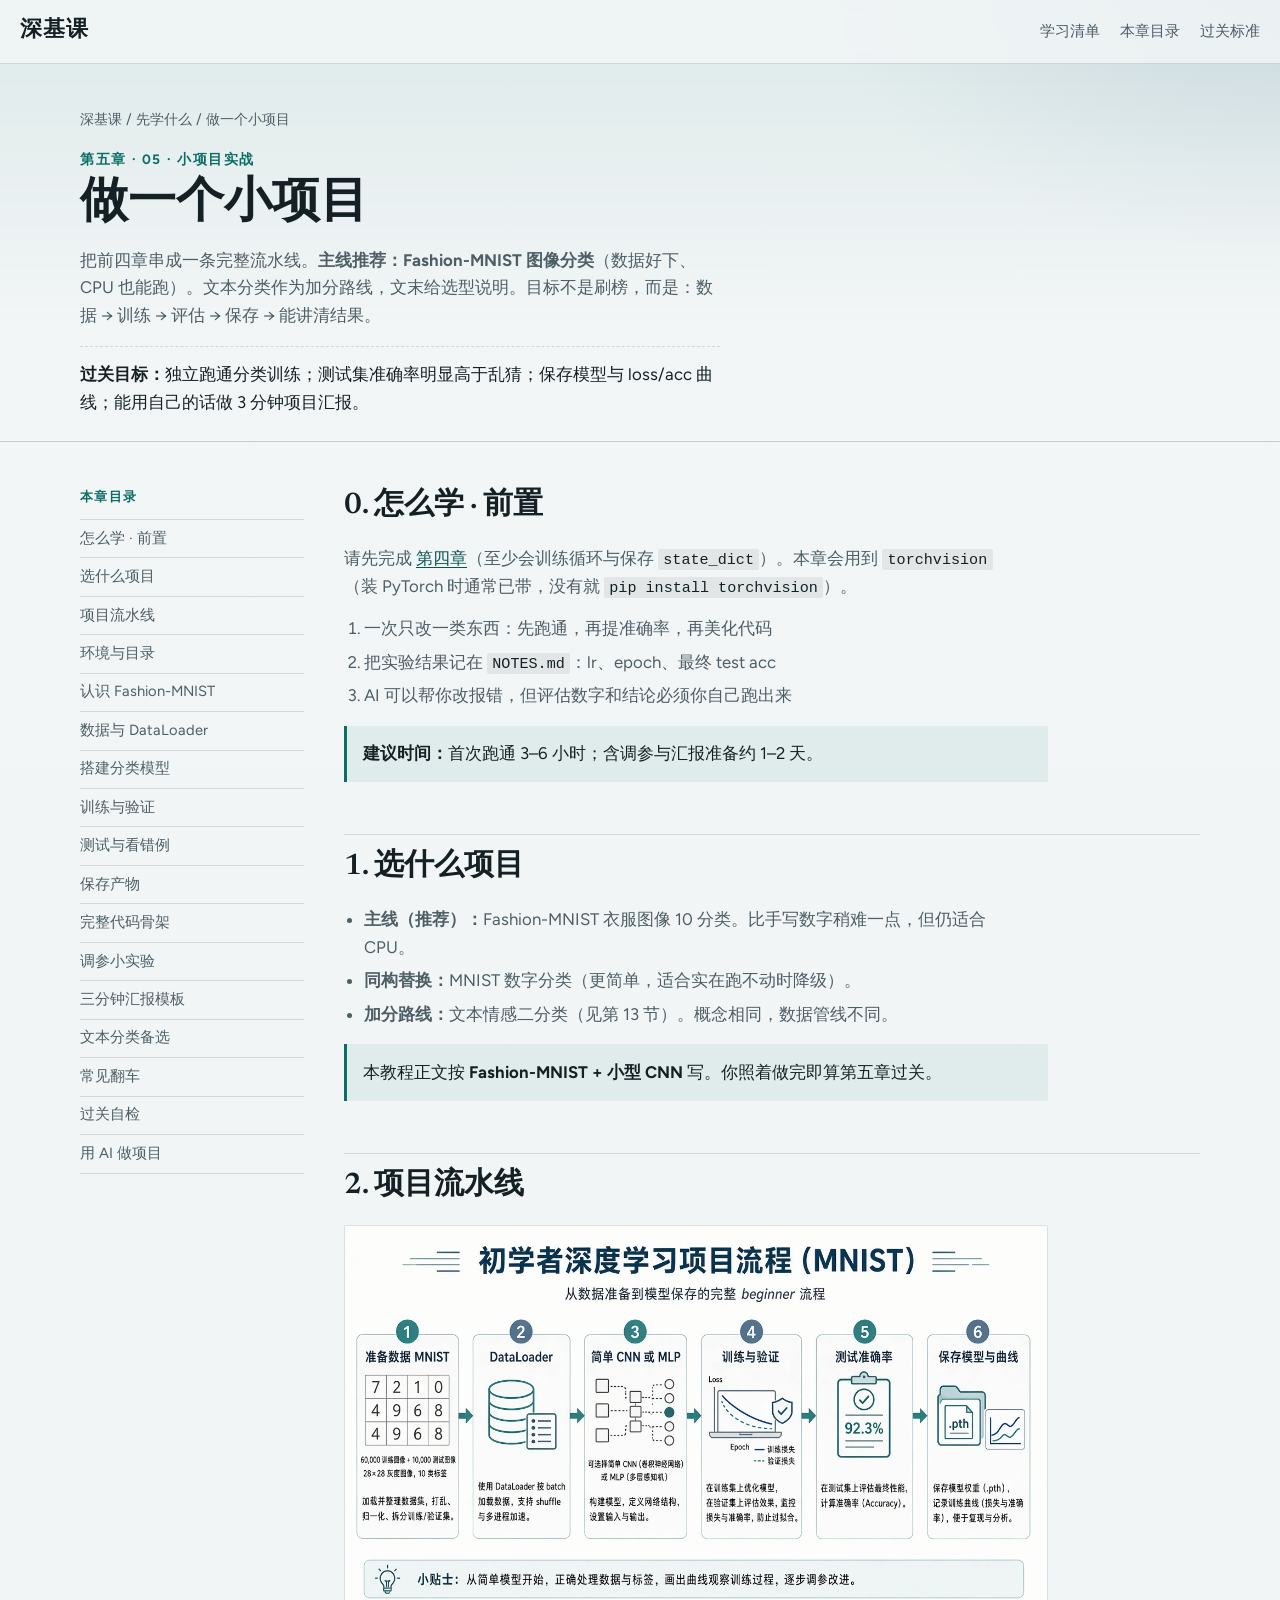
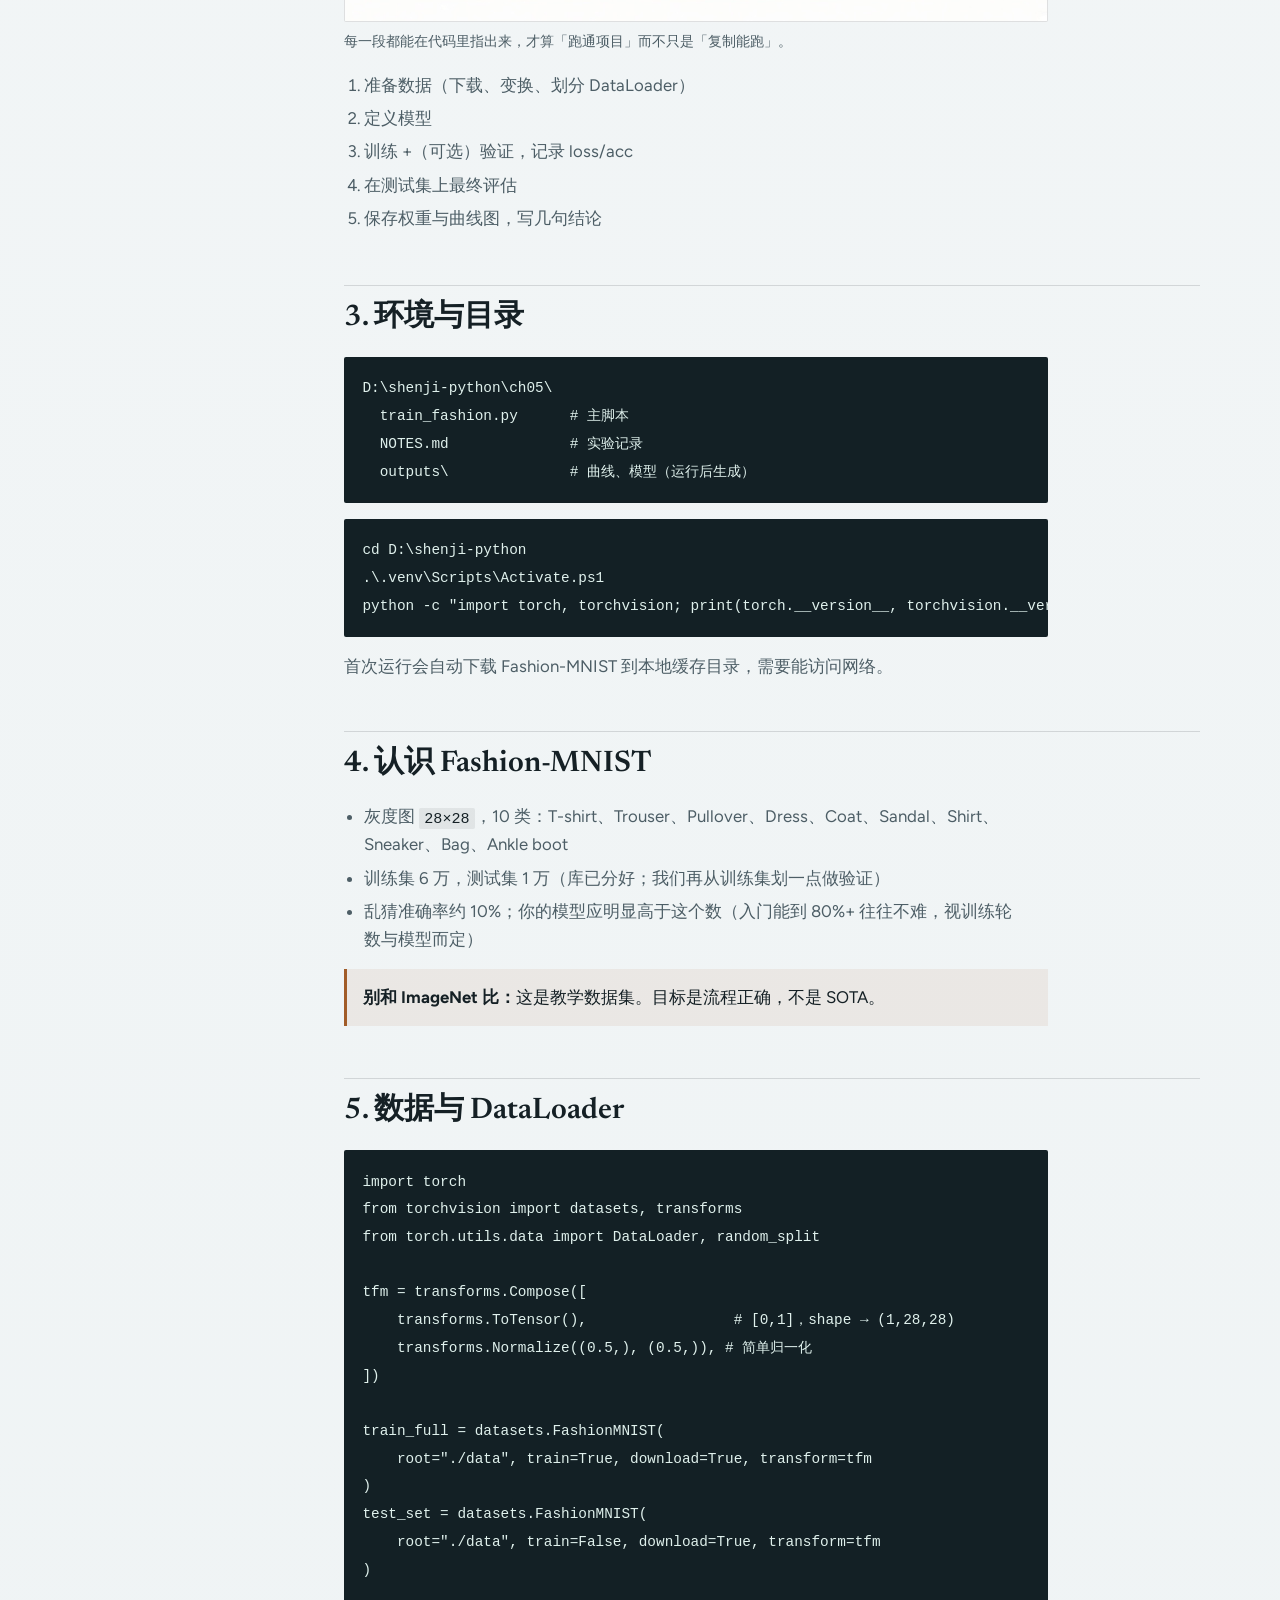
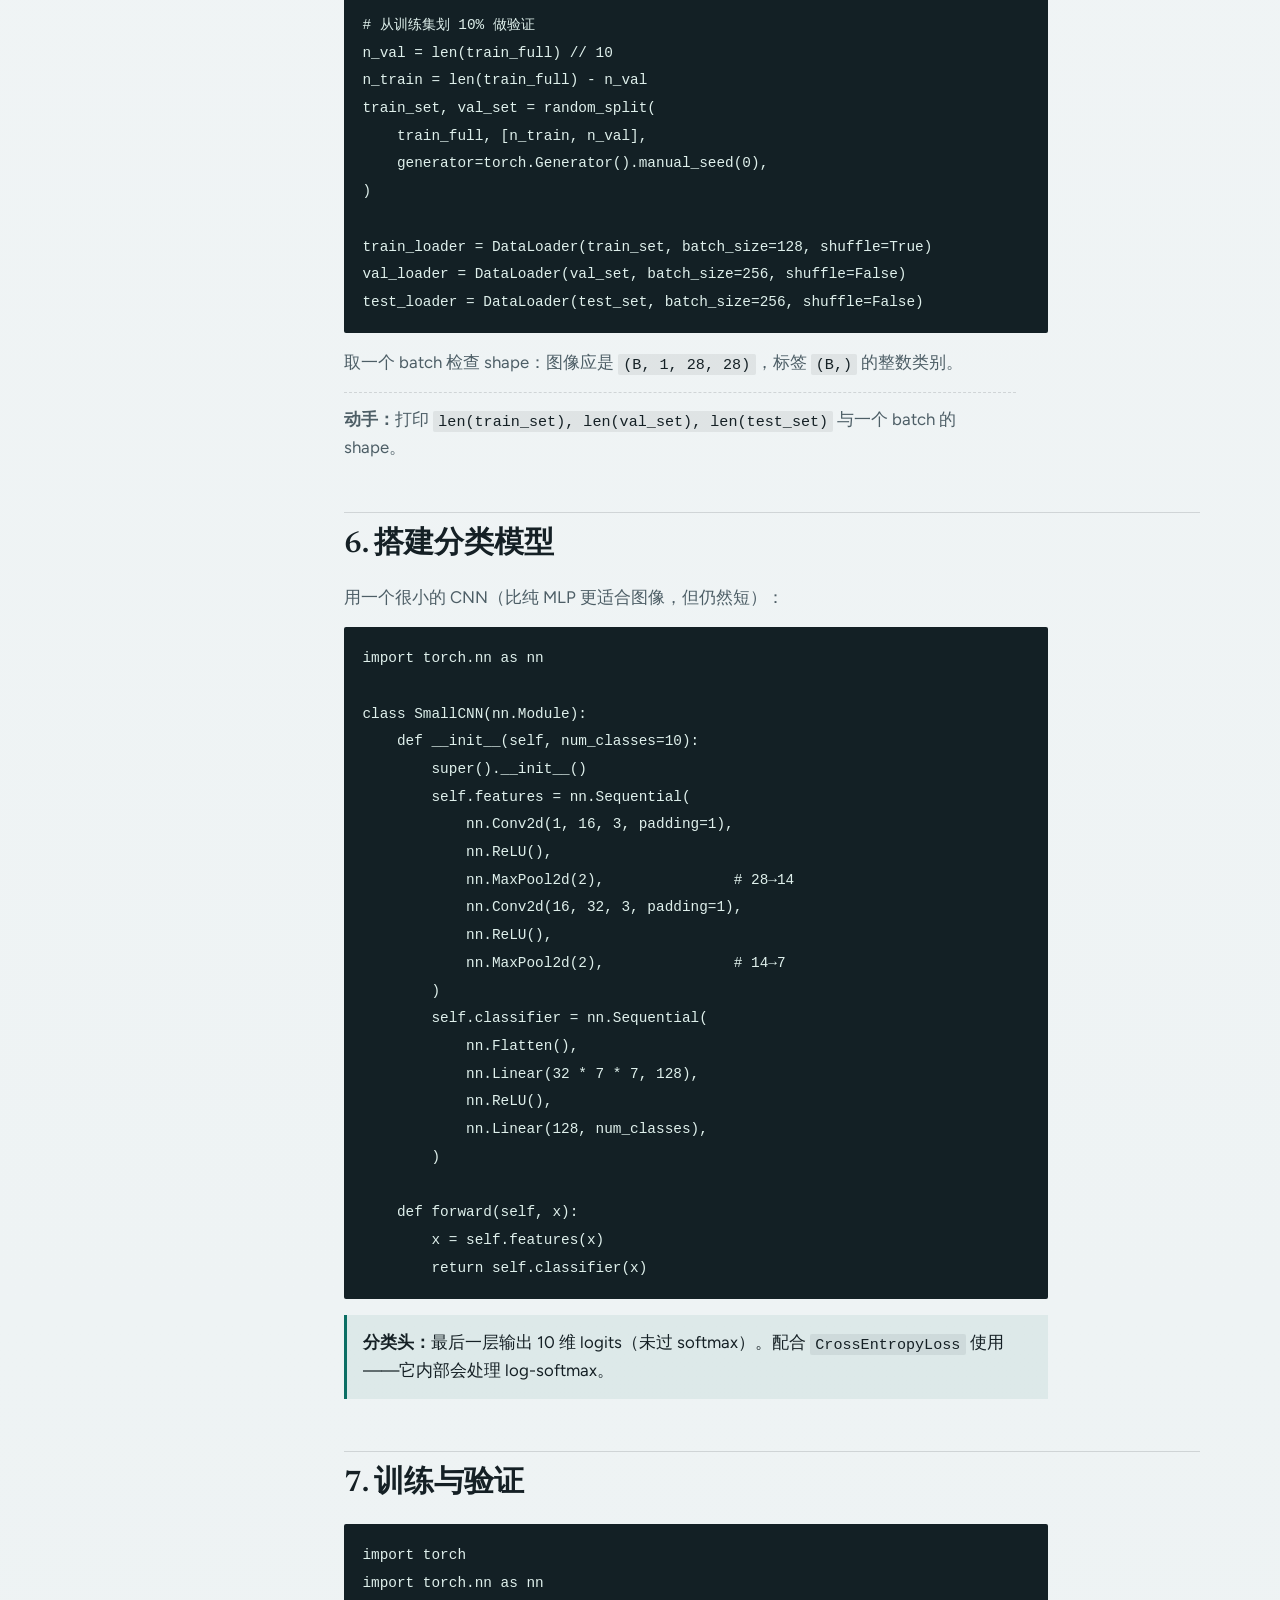
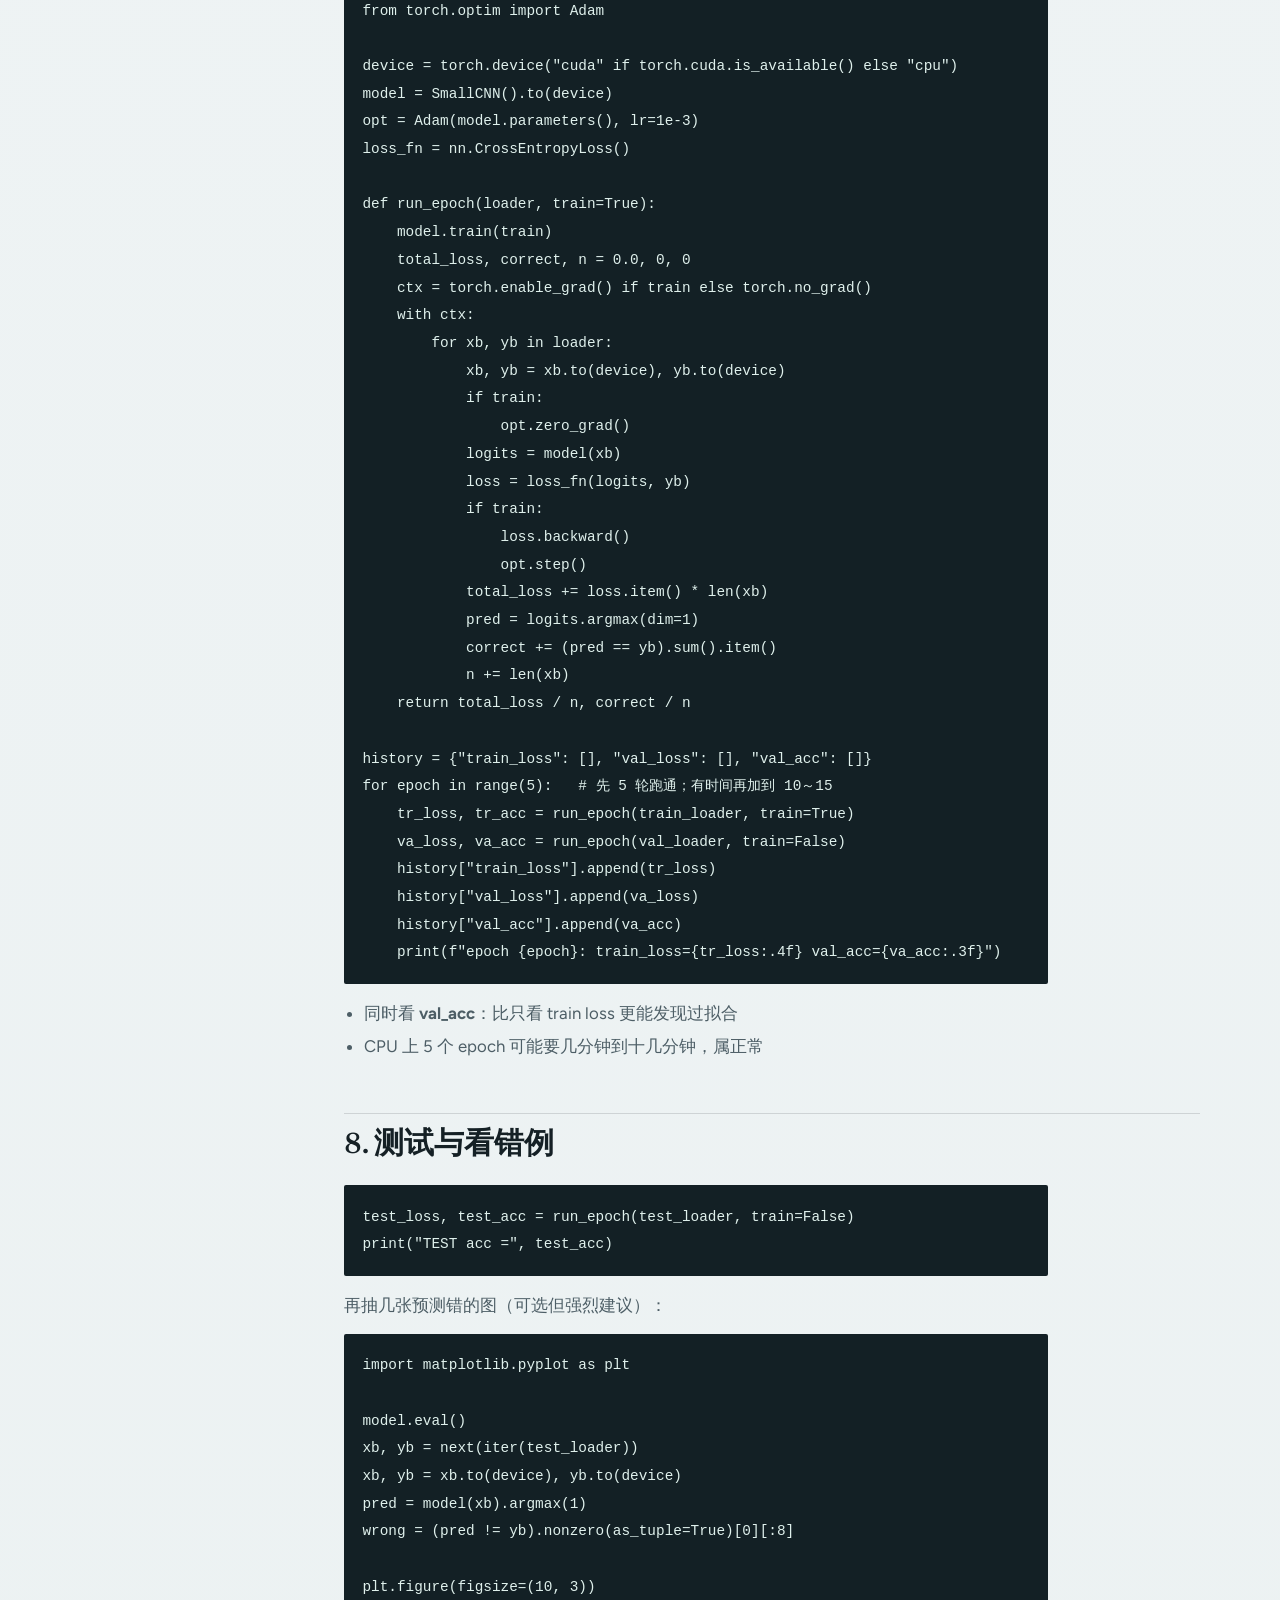
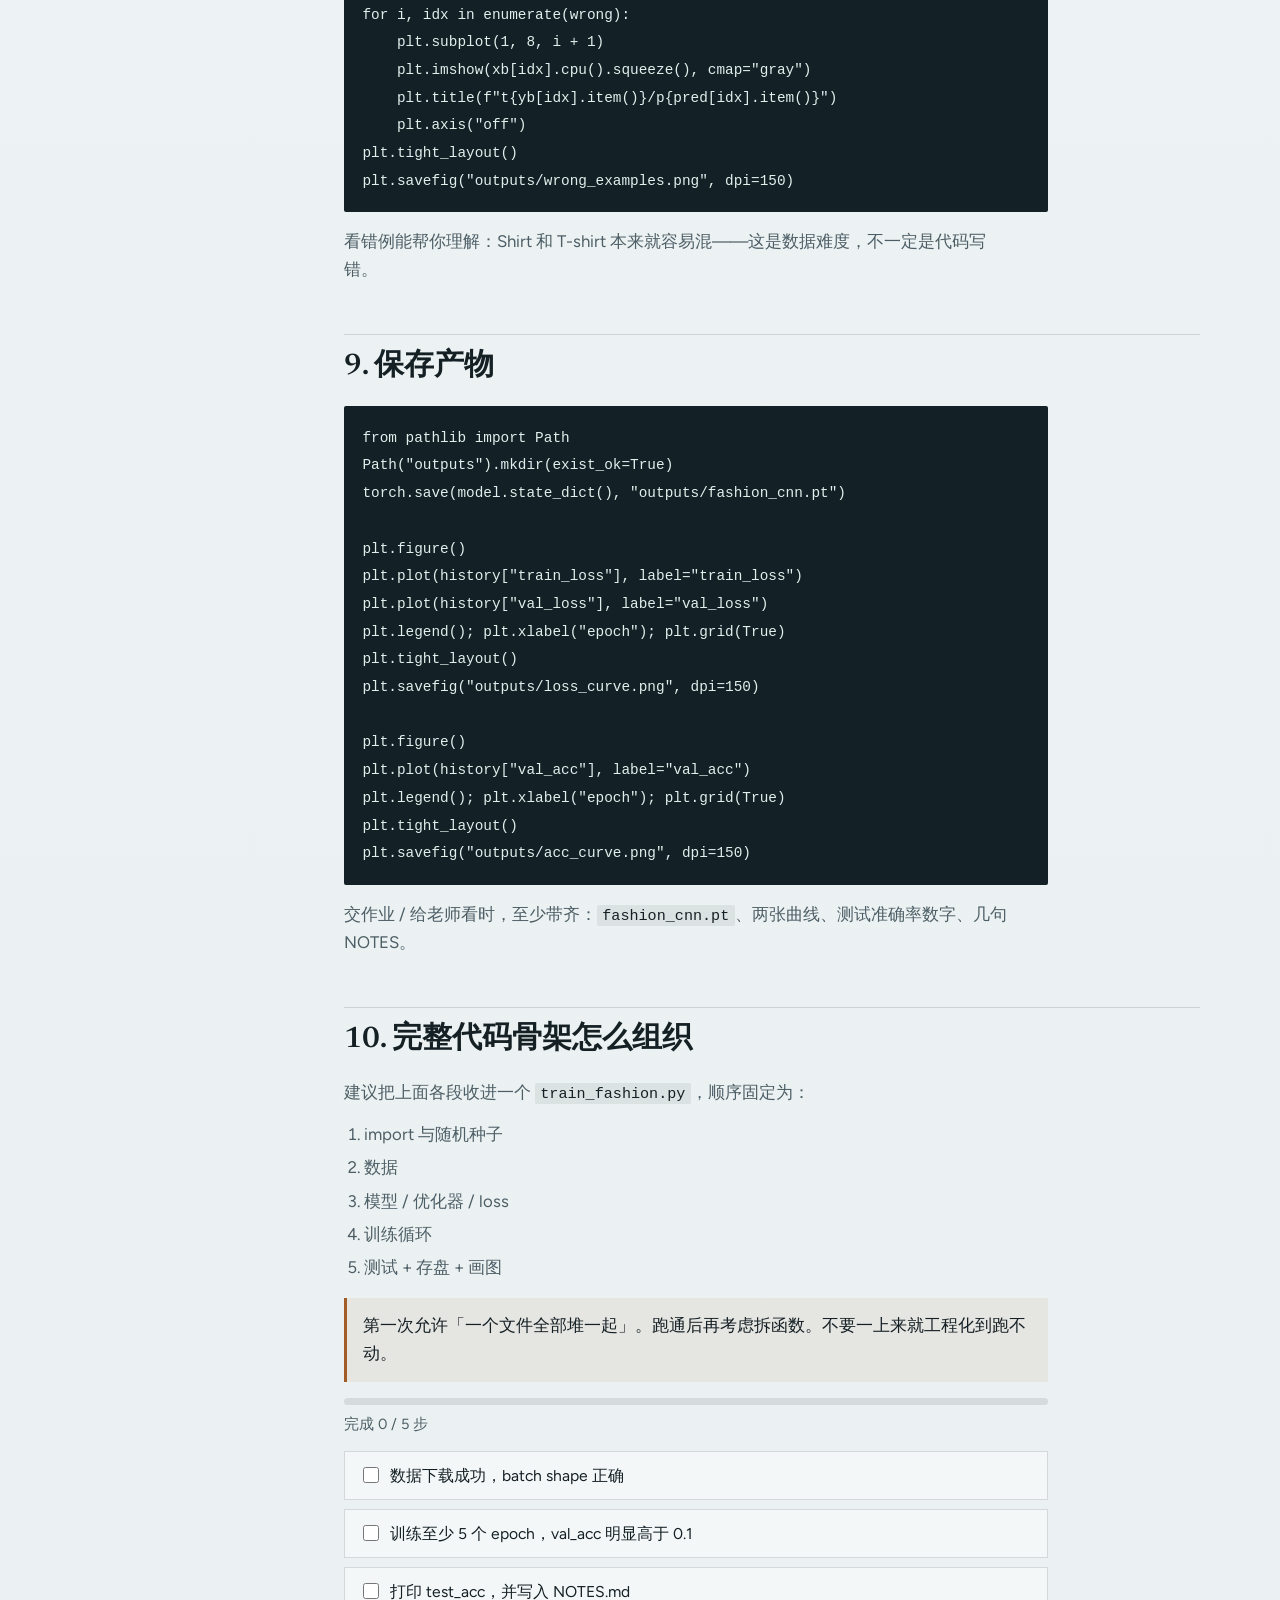
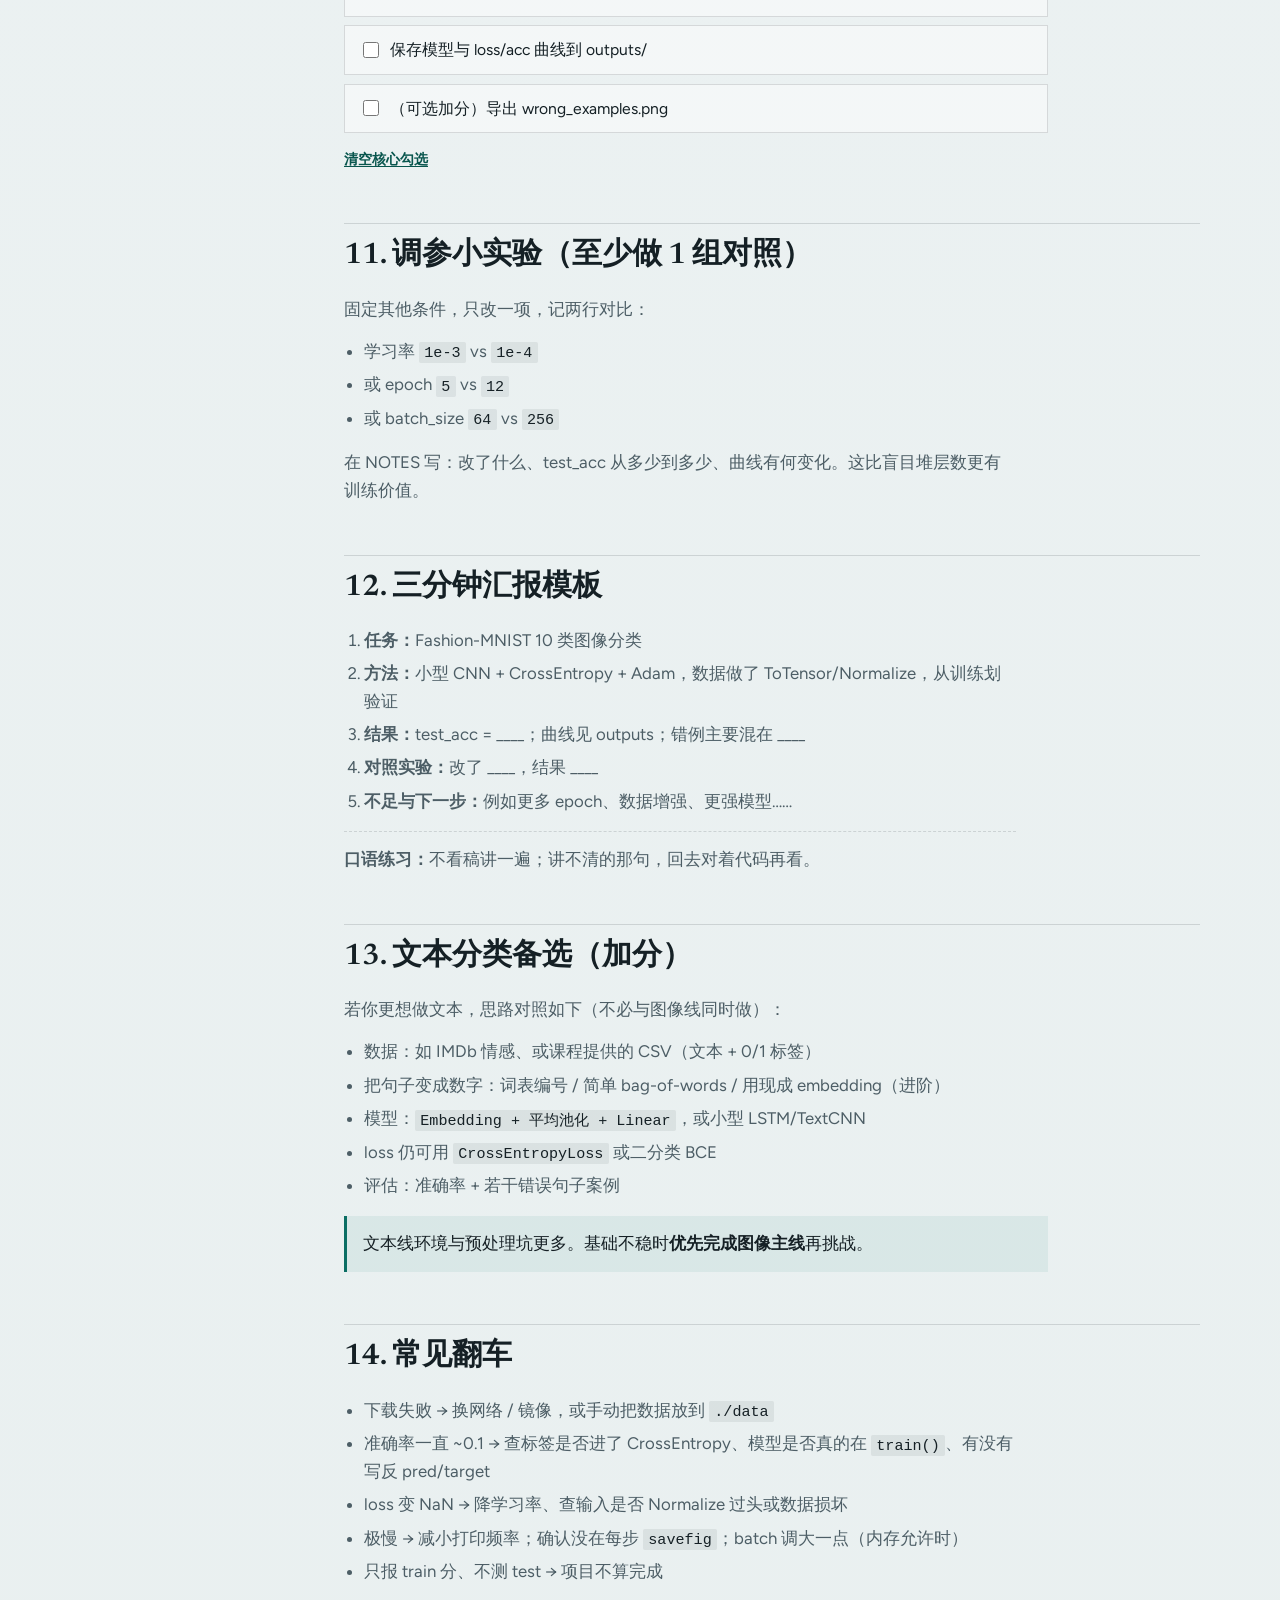
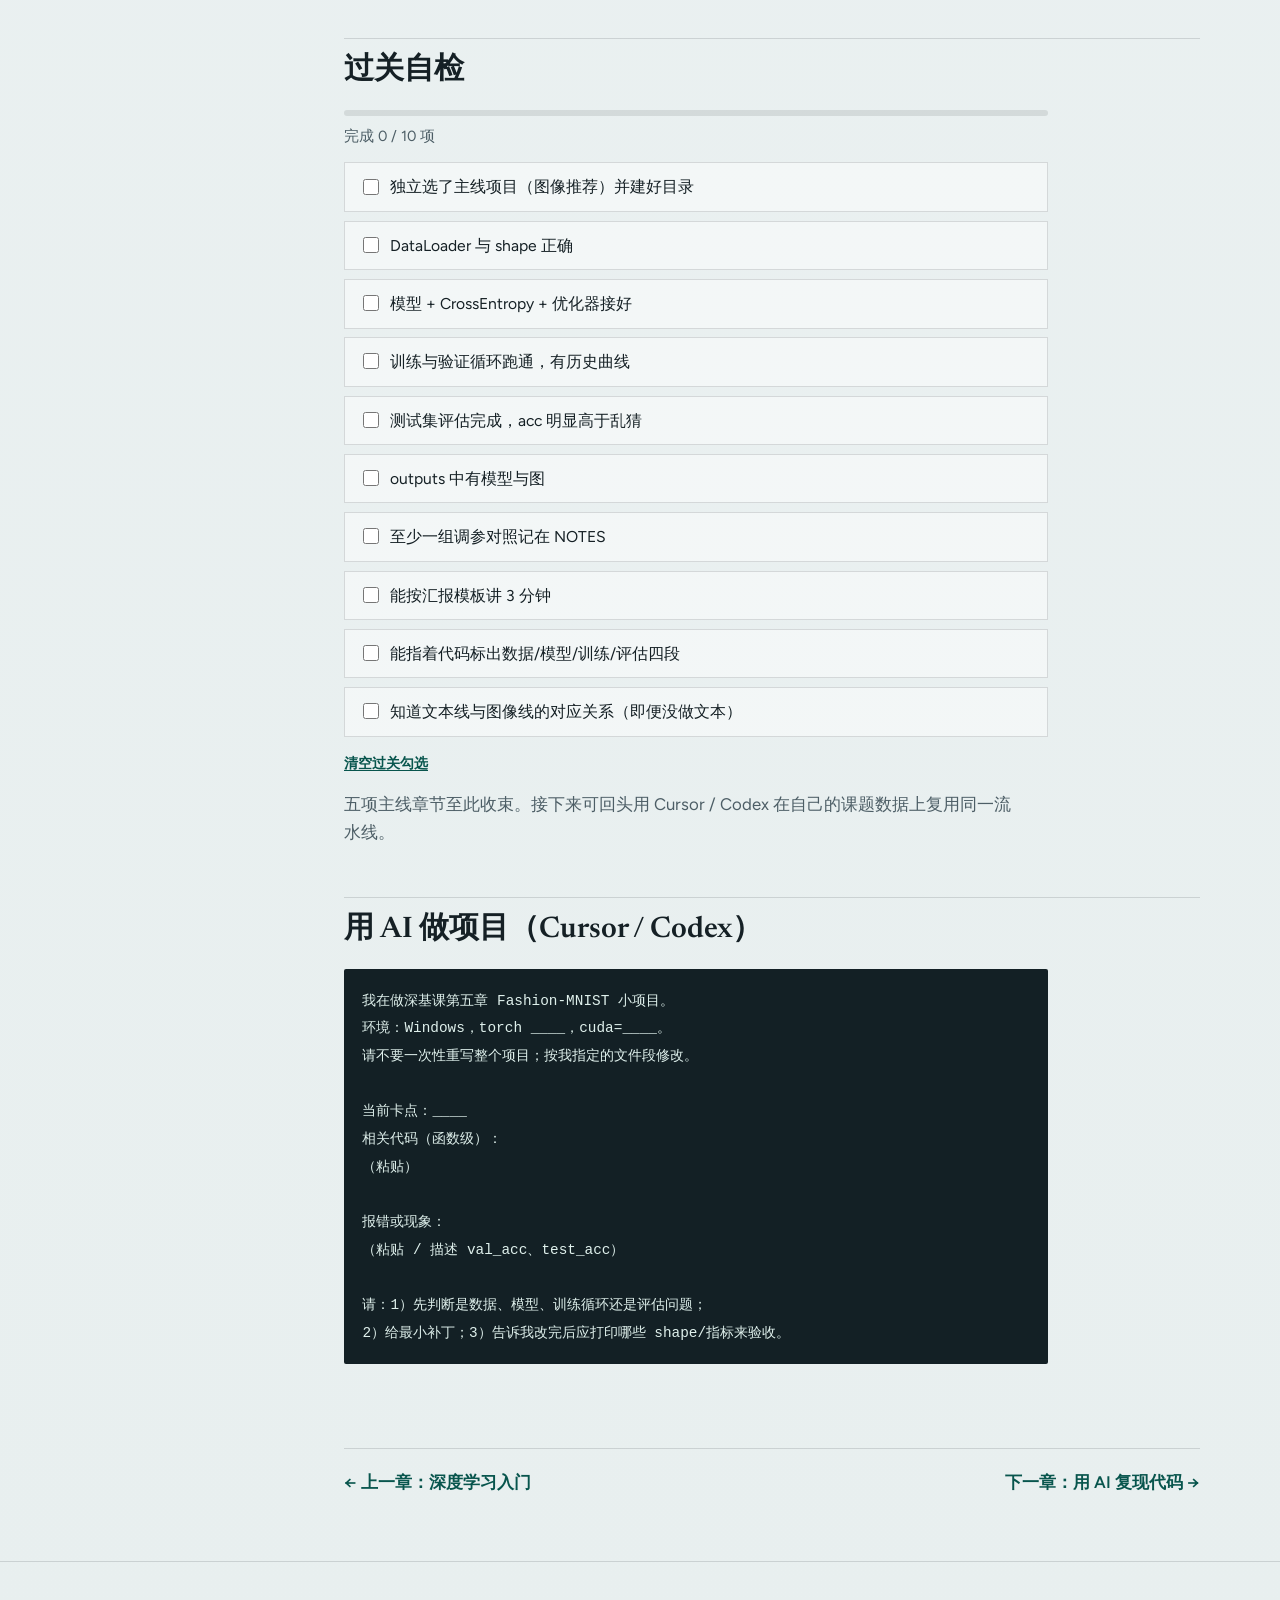
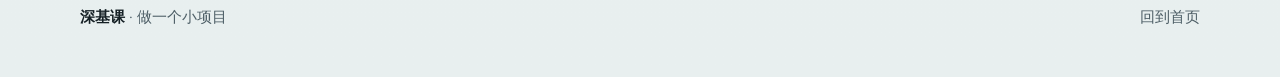
<file: web/project-mini.html>
<!DOCTYPE html>
<html lang="zh-CN">
<head>
  <meta charset="UTF-8" />
  <meta name="viewport" content="width=device-width, initial-scale=1" />
  <title>做一个小项目 · 深基课</title>
  <meta name="description" content="深基课第五章：用 Fashion-MNIST 跑通图像分类小项目——数据、模型、训练、评估、保存与报告。" />
  <link rel="preconnect" href="https://fonts.googleapis.com" />
  <link rel="preconnect" href="https://fonts.gstatic.com" crossorigin />
  <link href="https://fonts.googleapis.com/css2?family=Figtree:wght@400;500;600;700&family=Newsreader:opsz,wght@6..72,500;6..72,600;6..72,700&display=swap" rel="stylesheet" />
  <link rel="stylesheet" href="styles.css" />
</head>
<body class="page-chapter">
  <a class="skip" href="#chapter-main">跳到正文</a>

  <header class="top">
    <a class="brand-mark" href="index.html">深基课</a>
    <nav class="nav" aria-label="页面导航">
      <a href="index.html#learn">学习清单</a>
      <a href="#toc">本章目录</a>
      <a href="#ch-pass">过关标准</a>
    </nav>
  </header>

  <main id="chapter-main">
    <header class="chapter-hero">
      <div class="wrap">
        <p class="crumb"><a href="index.html">深基课</a> / <a href="index.html#learn">先学什么</a> / 做一个小项目</p>
        <p class="section-kicker">第五章 · 05 · 小项目实战</p>
        <h1>做一个小项目</h1>
        <p class="chapter-lead">把前四章串成一条完整流水线。<strong>主线推荐：Fashion-MNIST 图像分类</strong>（数据好下、CPU 也能跑）。文本分类作为加分路线，文末给选型说明。目标不是刷榜，而是：数据 → 训练 → 评估 → 保存 → 能讲清结果。</p>
        <p class="chapter-goal"><strong>过关目标：</strong>独立跑通分类训练；测试集准确率明显高于乱猜；保存模型与 loss/acc 曲线；能用自己的话做 3 分钟项目汇报。</p>
      </div>
    </header>

    <div class="chapter-layout wrap">
      <nav class="toc" id="toc" aria-label="章节目录">
        <p class="toc-title">本章目录</p>
        <ol>
          <li><a href="#ch-0">怎么学 · 前置</a></li>
          <li><a href="#ch-1">选什么项目</a></li>
          <li><a href="#ch-2">项目流水线</a></li>
          <li><a href="#ch-3">环境与目录</a></li>
          <li><a href="#ch-4">认识 Fashion-MNIST</a></li>
          <li><a href="#ch-5">数据与 DataLoader</a></li>
          <li><a href="#ch-6">搭建分类模型</a></li>
          <li><a href="#ch-7">训练与验证</a></li>
          <li><a href="#ch-8">测试与看错例</a></li>
          <li><a href="#ch-9">保存产物</a></li>
          <li><a href="#ch-10">完整代码骨架</a></li>
          <li><a href="#ch-11">调参小实验</a></li>
          <li><a href="#ch-12">三分钟汇报模板</a></li>
          <li><a href="#ch-13">文本分类备选</a></li>
          <li><a href="#ch-14">常见翻车</a></li>
          <li><a href="#ch-pass">过关自检</a></li>
          <li><a href="#ch-ai">用 AI 做项目</a></li>
        </ol>
      </nav>

      <article class="prose">

        <section id="ch-0" class="chapter-block reveal">
          <h2>0. 怎么学 · 前置</h2>
          <p>请先完成 <a href="pytorch-intro.html">第四章</a>（至少会训练循环与保存 <code>state_dict</code>）。本章会用到 <code>torchvision</code>（装 PyTorch 时通常已带，没有就 <code>pip install torchvision</code>）。</p>
          <ol>
            <li>一次只改一类东西：先跑通，再提准确率，再美化代码</li>
            <li>把实验结果记在 <code>NOTES.md</code>：lr、epoch、最终 test acc</li>
            <li>AI 可以帮你改报错，但评估数字和结论必须你自己跑出来</li>
          </ol>
          <div class="callout">
            <p><strong>建议时间：</strong>首次跑通 3–6 小时；含调参与汇报准备约 1–2 天。</p>
          </div>
        </section>

        <section id="ch-1" class="chapter-block reveal">
          <h2>1. 选什么项目</h2>
          <ul>
            <li><strong>主线（推荐）：</strong>Fashion-MNIST 衣服图像 10 分类。比手写数字稍难一点，但仍适合 CPU。</li>
            <li><strong>同构替换：</strong>MNIST 数字分类（更简单，适合实在跑不动时降级）。</li>
            <li><strong>加分路线：</strong>文本情感二分类（见第 13 节）。概念相同，数据管线不同。</li>
          </ul>
          <div class="callout">
            <p>本教程正文按 <strong>Fashion-MNIST + 小型 CNN</strong> 写。你照着做完即算第五章过关。</p>
          </div>
        </section>

        <section id="ch-2" class="chapter-block reveal">
          <h2>2. 项目流水线</h2>
          <figure class="figure">
            <img src="assets/project-pipeline.png" alt="小项目流水线：数据到保存模型" width="1600" height="900" loading="lazy" />
            <figcaption>每一段都能在代码里指出来，才算「跑通项目」而不只是「复制能跑」。</figcaption>
          </figure>
          <ol>
            <li>准备数据（下载、变换、划分 DataLoader）</li>
            <li>定义模型</li>
            <li>训练 +（可选）验证，记录 loss/acc</li>
            <li>在测试集上最终评估</li>
            <li>保存权重与曲线图，写几句结论</li>
          </ol>
        </section>

        <section id="ch-3" class="chapter-block reveal">
          <h2>3. 环境与目录</h2>
          <pre><code>D:\shenji-python\ch05\
  train_fashion.py      # 主脚本
  NOTES.md              # 实验记录
  outputs\              # 曲线、模型（运行后生成）</code></pre>
          <pre><code>cd D:\shenji-python
.\.venv\Scripts\Activate.ps1
python -c "import torch, torchvision; print(torch.__version__, torchvision.__version__)"</code></pre>
          <p>首次运行会自动下载 Fashion-MNIST 到本地缓存目录，需要能访问网络。</p>
        </section>

        <section id="ch-4" class="chapter-block reveal">
          <h2>4. 认识 Fashion-MNIST</h2>
          <ul>
            <li>灰度图 <code>28×28</code>，10 类：T-shirt、Trouser、Pullover、Dress、Coat、Sandal、Shirt、Sneaker、Bag、Ankle boot</li>
            <li>训练集 6 万，测试集 1 万（库已分好；我们再从训练集划一点做验证）</li>
            <li>乱猜准确率约 10%；你的模型应明显高于这个数（入门能到 80%+ 往往不难，视训练轮数与模型而定）</li>
          </ul>
          <div class="callout callout-warn">
            <p><strong>别和 ImageNet 比：</strong>这是教学数据集。目标是流程正确，不是 SOTA。</p>
          </div>
        </section>

        <section id="ch-5" class="chapter-block reveal">
          <h2>5. 数据与 DataLoader</h2>
          <pre><code>import torch
from torchvision import datasets, transforms
from torch.utils.data import DataLoader, random_split

tfm = transforms.Compose([
    transforms.ToTensor(),                 # [0,1]，shape → (1,28,28)
    transforms.Normalize((0.5,), (0.5,)), # 简单归一化
])

train_full = datasets.FashionMNIST(
    root="./data", train=True, download=True, transform=tfm
)
test_set = datasets.FashionMNIST(
    root="./data", train=False, download=True, transform=tfm
)

# 从训练集划 10% 做验证
n_val = len(train_full) // 10
n_train = len(train_full) - n_val
train_set, val_set = random_split(
    train_full, [n_train, n_val],
    generator=torch.Generator().manual_seed(0),
)

train_loader = DataLoader(train_set, batch_size=128, shuffle=True)
val_loader = DataLoader(val_set, batch_size=256, shuffle=False)
test_loader = DataLoader(test_set, batch_size=256, shuffle=False)</code></pre>
          <p>取一个 batch 检查 shape：图像应是 <code>(B, 1, 28, 28)</code>，标签 <code>(B,)</code> 的整数类别。</p>
          <p class="tip"><strong>动手：</strong>打印 <code>len(train_set), len(val_set), len(test_set)</code> 与一个 batch 的 shape。</p>
        </section>

        <section id="ch-6" class="chapter-block reveal">
          <h2>6. 搭建分类模型</h2>
          <p>用一个很小的 CNN（比纯 MLP 更适合图像，但仍然短）：</p>
          <pre><code>import torch.nn as nn

class SmallCNN(nn.Module):
    def __init__(self, num_classes=10):
        super().__init__()
        self.features = nn.Sequential(
            nn.Conv2d(1, 16, 3, padding=1),
            nn.ReLU(),
            nn.MaxPool2d(2),               # 28→14
            nn.Conv2d(16, 32, 3, padding=1),
            nn.ReLU(),
            nn.MaxPool2d(2),               # 14→7
        )
        self.classifier = nn.Sequential(
            nn.Flatten(),
            nn.Linear(32 * 7 * 7, 128),
            nn.ReLU(),
            nn.Linear(128, num_classes),
        )

    def forward(self, x):
        x = self.features(x)
        return self.classifier(x)</code></pre>
          <div class="callout">
            <p><strong>分类头：</strong>最后一层输出 10 维 logits（未过 softmax）。配合 <code>CrossEntropyLoss</code> 使用——它内部会处理 log-softmax。</p>
          </div>
        </section>

        <section id="ch-7" class="chapter-block reveal">
          <h2>7. 训练与验证</h2>
          <pre><code>import torch
import torch.nn as nn
from torch.optim import Adam

device = torch.device("cuda" if torch.cuda.is_available() else "cpu")
model = SmallCNN().to(device)
opt = Adam(model.parameters(), lr=1e-3)
loss_fn = nn.CrossEntropyLoss()

def run_epoch(loader, train=True):
    model.train(train)
    total_loss, correct, n = 0.0, 0, 0
    ctx = torch.enable_grad() if train else torch.no_grad()
    with ctx:
        for xb, yb in loader:
            xb, yb = xb.to(device), yb.to(device)
            if train:
                opt.zero_grad()
            logits = model(xb)
            loss = loss_fn(logits, yb)
            if train:
                loss.backward()
                opt.step()
            total_loss += loss.item() * len(xb)
            pred = logits.argmax(dim=1)
            correct += (pred == yb).sum().item()
            n += len(xb)
    return total_loss / n, correct / n

history = {"train_loss": [], "val_loss": [], "val_acc": []}
for epoch in range(5):   # 先 5 轮跑通；有时间再加到 10～15
    tr_loss, tr_acc = run_epoch(train_loader, train=True)
    va_loss, va_acc = run_epoch(val_loader, train=False)
    history["train_loss"].append(tr_loss)
    history["val_loss"].append(va_loss)
    history["val_acc"].append(va_acc)
    print(f"epoch {epoch}: train_loss={tr_loss:.4f} val_acc={va_acc:.3f}")</code></pre>
          <ul>
            <li>同时看 <strong>val_acc</strong>：比只看 train loss 更能发现过拟合</li>
            <li>CPU 上 5 个 epoch 可能要几分钟到十几分钟，属正常</li>
          </ul>
        </section>

        <section id="ch-8" class="chapter-block reveal">
          <h2>8. 测试与看错例</h2>
          <pre><code>test_loss, test_acc = run_epoch(test_loader, train=False)
print("TEST acc =", test_acc)</code></pre>
          <p>再抽几张预测错的图（可选但强烈建议）：</p>
          <pre><code>import matplotlib.pyplot as plt

model.eval()
xb, yb = next(iter(test_loader))
xb, yb = xb.to(device), yb.to(device)
pred = model(xb).argmax(1)
wrong = (pred != yb).nonzero(as_tuple=True)[0][:8]

plt.figure(figsize=(10, 3))
for i, idx in enumerate(wrong):
    plt.subplot(1, 8, i + 1)
    plt.imshow(xb[idx].cpu().squeeze(), cmap="gray")
    plt.title(f"t{yb[idx].item()}/p{pred[idx].item()}")
    plt.axis("off")
plt.tight_layout()
plt.savefig("outputs/wrong_examples.png", dpi=150)</code></pre>
          <p>看错例能帮你理解：Shirt 和 T-shirt 本来就容易混——这是数据难度，不一定是代码写错。</p>
        </section>

        <section id="ch-9" class="chapter-block reveal">
          <h2>9. 保存产物</h2>
          <pre><code>from pathlib import Path
Path("outputs").mkdir(exist_ok=True)
torch.save(model.state_dict(), "outputs/fashion_cnn.pt")

plt.figure()
plt.plot(history["train_loss"], label="train_loss")
plt.plot(history["val_loss"], label="val_loss")
plt.legend(); plt.xlabel("epoch"); plt.grid(True)
plt.tight_layout()
plt.savefig("outputs/loss_curve.png", dpi=150)

plt.figure()
plt.plot(history["val_acc"], label="val_acc")
plt.legend(); plt.xlabel("epoch"); plt.grid(True)
plt.tight_layout()
plt.savefig("outputs/acc_curve.png", dpi=150)</code></pre>
          <p>交作业 / 给老师看时，至少带齐：<code>fashion_cnn.pt</code>、两张曲线、测试准确率数字、几句 NOTES。</p>
        </section>

        <section id="ch-10" class="chapter-block reveal">
          <h2>10. 完整代码骨架怎么组织</h2>
          <p>建议把上面各段收进一个 <code>train_fashion.py</code>，顺序固定为：</p>
          <ol>
            <li>import 与随机种子</li>
            <li>数据</li>
            <li>模型 / 优化器 / loss</li>
            <li>训练循环</li>
            <li>测试 + 存盘 + 画图</li>
          </ol>
          <div class="callout callout-warn">
            <p>第一次允许「一个文件全部堆一起」。跑通后再考虑拆函数。不要一上来就工程化到跑不动。</p>
          </div>

          <div class="progress-bar" data-progress-for="proj-core" aria-hidden="true"><div class="progress-fill"></div></div>
          <p class="progress-text" data-progress-text-for="proj-core">完成 0 / 5 步</p>
          <div class="check-panel" data-check-group="proj-core">
            <label class="check-item"><input type="checkbox" data-key="pj-1" /><span>数据下载成功，batch shape 正确</span></label>
            <label class="check-item"><input type="checkbox" data-key="pj-2" /><span>训练至少 5 个 epoch，val_acc 明显高于 0.1</span></label>
            <label class="check-item"><input type="checkbox" data-key="pj-3" /><span>打印 test_acc，并写入 NOTES.md</span></label>
            <label class="check-item"><input type="checkbox" data-key="pj-4" /><span>保存模型与 loss/acc 曲线到 outputs/</span></label>
            <label class="check-item"><input type="checkbox" data-key="pj-5" /><span>（可选加分）导出 wrong_examples.png</span></label>
          </div>
          <p class="panel-actions"><button type="button" class="btn-text" data-reset-group="proj-core">清空核心勾选</button></p>
        </section>

        <section id="ch-11" class="chapter-block reveal">
          <h2>11. 调参小实验（至少做 1 组对照）</h2>
          <p>固定其他条件，只改一项，记两行对比：</p>
          <ul>
            <li>学习率 <code>1e-3</code> vs <code>1e-4</code></li>
            <li>或 epoch <code>5</code> vs <code>12</code></li>
            <li>或 batch_size <code>64</code> vs <code>256</code></li>
          </ul>
          <p>在 NOTES 写：改了什么、test_acc 从多少到多少、曲线有何变化。这比盲目堆层数更有训练价值。</p>
        </section>

        <section id="ch-12" class="chapter-block reveal">
          <h2>12. 三分钟汇报模板</h2>
          <ol>
            <li><strong>任务：</strong>Fashion-MNIST 10 类图像分类</li>
            <li><strong>方法：</strong>小型 CNN + CrossEntropy + Adam，数据做了 ToTensor/Normalize，从训练划验证</li>
            <li><strong>结果：</strong>test_acc = ____；曲线见 outputs；错例主要混在 ____</li>
            <li><strong>对照实验：</strong>改了 ____，结果 ____</li>
            <li><strong>不足与下一步：</strong>例如更多 epoch、数据增强、更强模型……</li>
          </ol>
          <p class="tip"><strong>口语练习：</strong>不看稿讲一遍；讲不清的那句，回去对着代码再看。</p>
        </section>

        <section id="ch-13" class="chapter-block reveal">
          <h2>13. 文本分类备选（加分）</h2>
          <p>若你更想做文本，思路对照如下（不必与图像线同时做）：</p>
          <ul>
            <li>数据：如 IMDb 情感、或课程提供的 CSV（文本 + 0/1 标签）</li>
            <li>把句子变成数字：词表编号 / 简单 bag-of-words / 用现成 embedding（进阶）</li>
            <li>模型：<code>Embedding + 平均池化 + Linear</code>，或小型 LSTM/TextCNN</li>
            <li>loss 仍可用 <code>CrossEntropyLoss</code> 或二分类 BCE</li>
            <li>评估：准确率 + 若干错误句子案例</li>
          </ul>
          <div class="callout">
            <p>文本线环境与预处理坑更多。基础不稳时<strong>优先完成图像主线</strong>再挑战。</p>
          </div>
        </section>

        <section id="ch-14" class="chapter-block reveal">
          <h2>14. 常见翻车</h2>
          <ul>
            <li>下载失败 → 换网络 / 镜像，或手动把数据放到 <code>./data</code></li>
            <li>准确率一直 ~0.1 → 查标签是否进了 CrossEntropy、模型是否真的在 <code>train()</code>、有没有写反 pred/target</li>
            <li>loss 变 NaN → 降学习率、查输入是否 Normalize 过头或数据损坏</li>
            <li>极慢 → 减小打印频率；确认没在每步 <code>savefig</code>；batch 调大一点（内存允许时）</li>
            <li>只报 train 分、不测 test → 项目不算完成</li>
          </ul>
        </section>

        <section id="ch-pass" class="chapter-block reveal">
          <h2>过关自检</h2>
          <div class="progress-bar" data-progress-for="proj-pass" aria-hidden="true"><div class="progress-fill"></div></div>
          <p class="progress-text" data-progress-text-for="proj-pass">完成 0 / 10 项</p>
          <div class="check-panel" data-check-group="proj-pass">
            <label class="check-item"><input type="checkbox" data-key="pp-1" /><span>独立选了主线项目（图像推荐）并建好目录</span></label>
            <label class="check-item"><input type="checkbox" data-key="pp-2" /><span>DataLoader 与 shape 正确</span></label>
            <label class="check-item"><input type="checkbox" data-key="pp-3" /><span>模型 + CrossEntropy + 优化器接好</span></label>
            <label class="check-item"><input type="checkbox" data-key="pp-4" /><span>训练与验证循环跑通，有历史曲线</span></label>
            <label class="check-item"><input type="checkbox" data-key="pp-5" /><span>测试集评估完成，acc 明显高于乱猜</span></label>
            <label class="check-item"><input type="checkbox" data-key="pp-6" /><span>outputs 中有模型与图</span></label>
            <label class="check-item"><input type="checkbox" data-key="pp-7" /><span>至少一组调参对照记在 NOTES</span></label>
            <label class="check-item"><input type="checkbox" data-key="pp-8" /><span>能按汇报模板讲 3 分钟</span></label>
            <label class="check-item"><input type="checkbox" data-key="pp-9" /><span>能指着代码标出数据/模型/训练/评估四段</span></label>
            <label class="check-item"><input type="checkbox" data-key="pp-10" /><span>知道文本线与图像线的对应关系（即便没做文本）</span></label>
          </div>
          <p class="panel-actions"><button type="button" class="btn-text" data-reset-group="proj-pass">清空过关勾选</button></p>
          <p>五项主线章节至此收束。接下来可回头用 Cursor / Codex 在自己的课题数据上复用同一流水线。</p>
        </section>

        <section id="ch-ai" class="chapter-block reveal">
          <h2>用 AI 做项目（Cursor / Codex）</h2>
          <pre><code>我在做深基课第五章 Fashion-MNIST 小项目。
环境：Windows，torch ____，cuda=____。
请不要一次性重写整个项目；按我指定的文件段修改。

当前卡点：____
相关代码（函数级）：
（粘贴）

报错或现象：
（粘贴 / 描述 val_acc、test_acc）

请：1）先判断是数据、模型、训练循环还是评估问题；
2）给最小补丁；3）告诉我改完后应打印哪些 shape/指标来验收。</code></pre>
        </section>

        <nav class="chapter-pager" aria-label="章节翻页">
          <a class="pager-link" href="pytorch-intro.html">← 上一章：深度学习入门</a>
          <a class="pager-link" href="ai-tools.html">下一章：用 AI 复现代码 →</a>
        </nav>
      </article>
    </div>
  </main>

  <footer class="foot">
    <div class="wrap foot-inner">
      <p><span class="brand-inline">深基课</span> · 做一个小项目</p>
      <p class="muted"><a href="index.html">回到首页</a></p>
    </div>
  </footer>

  <script src="main.js"></script>
</body>
</html>
</file>
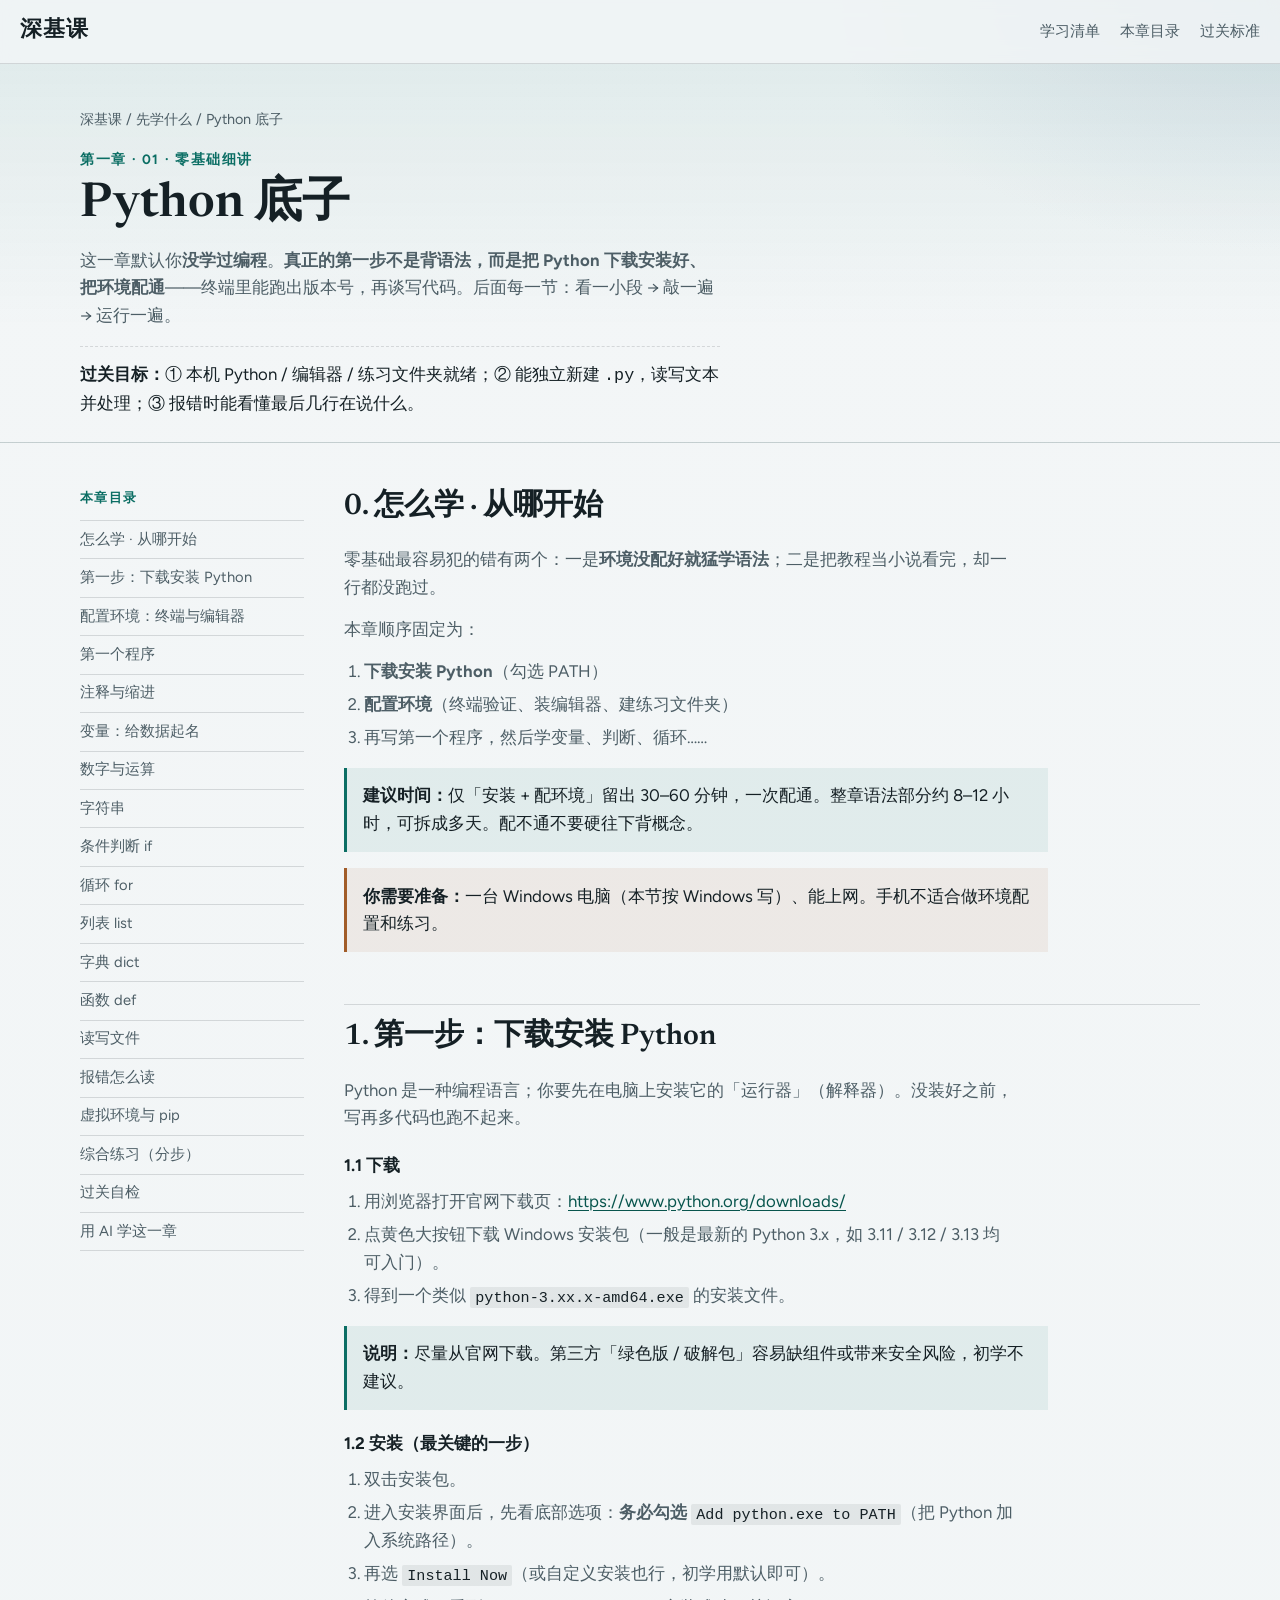
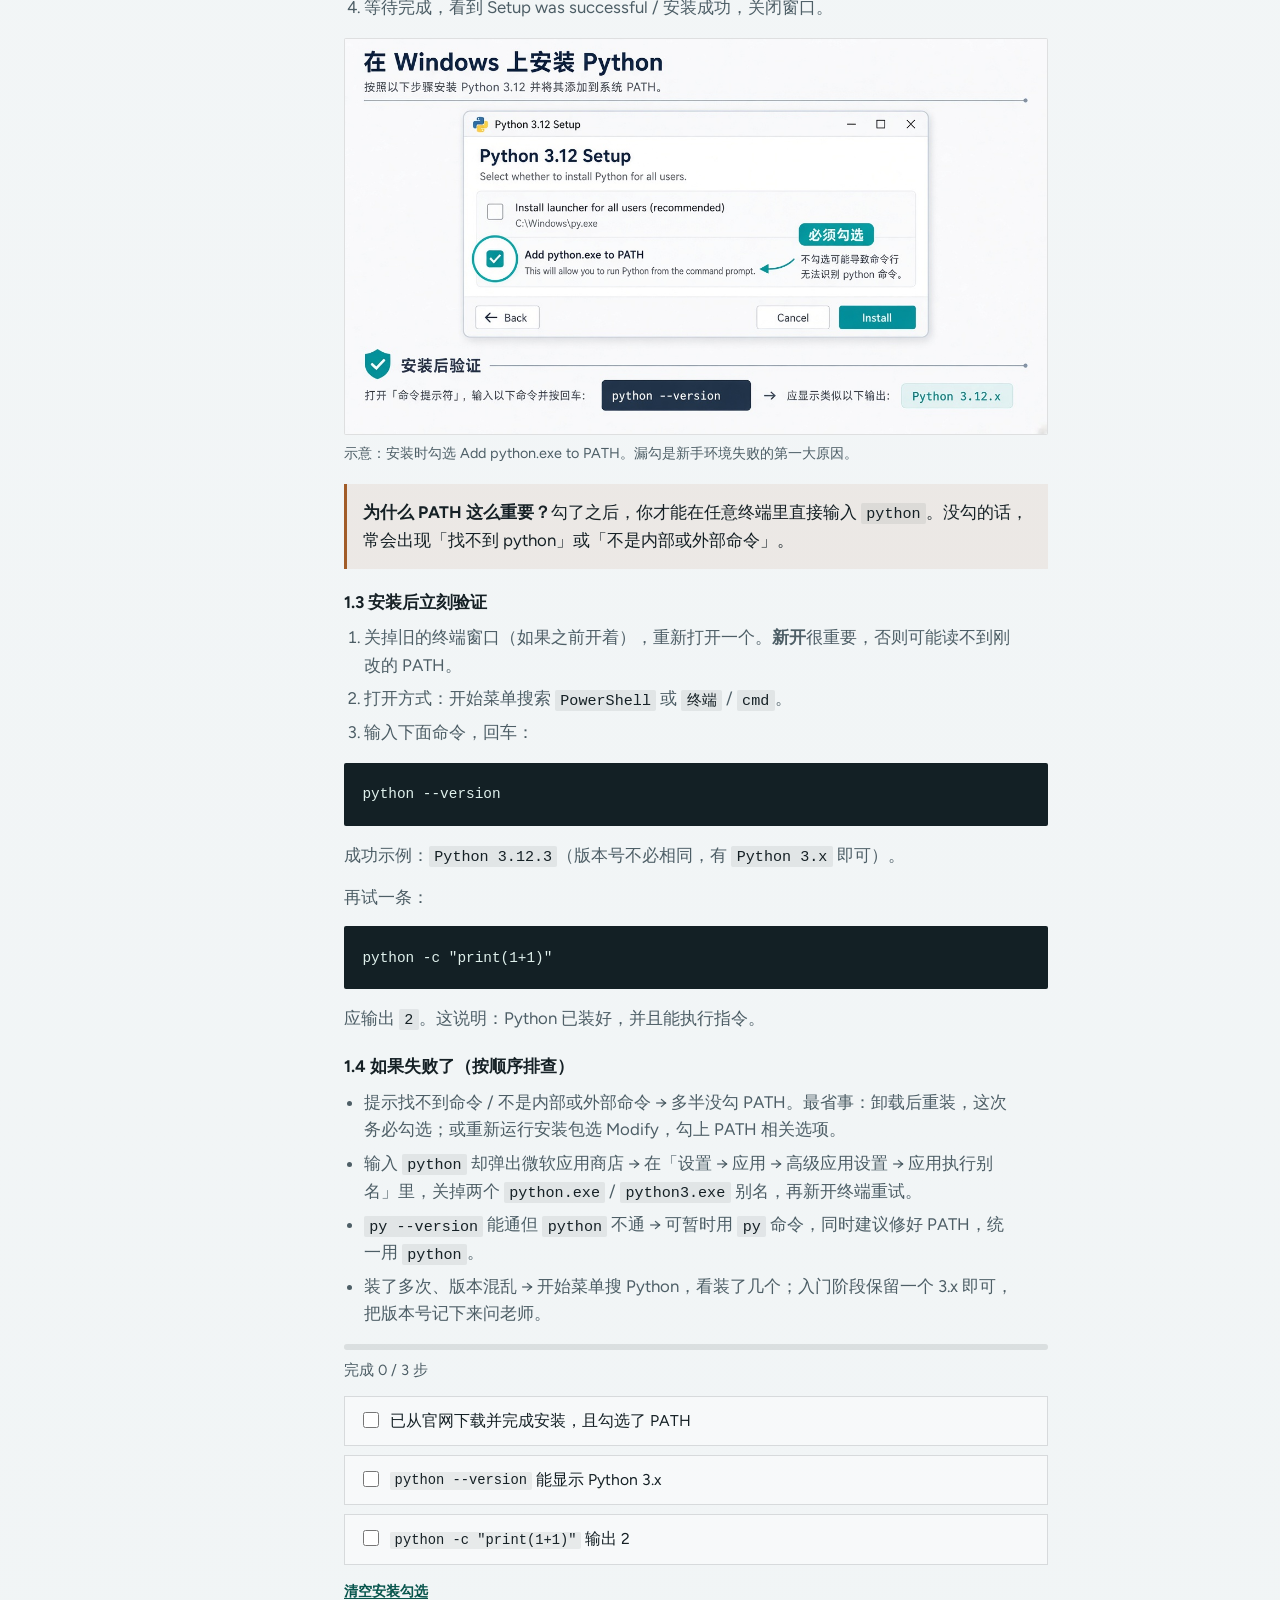
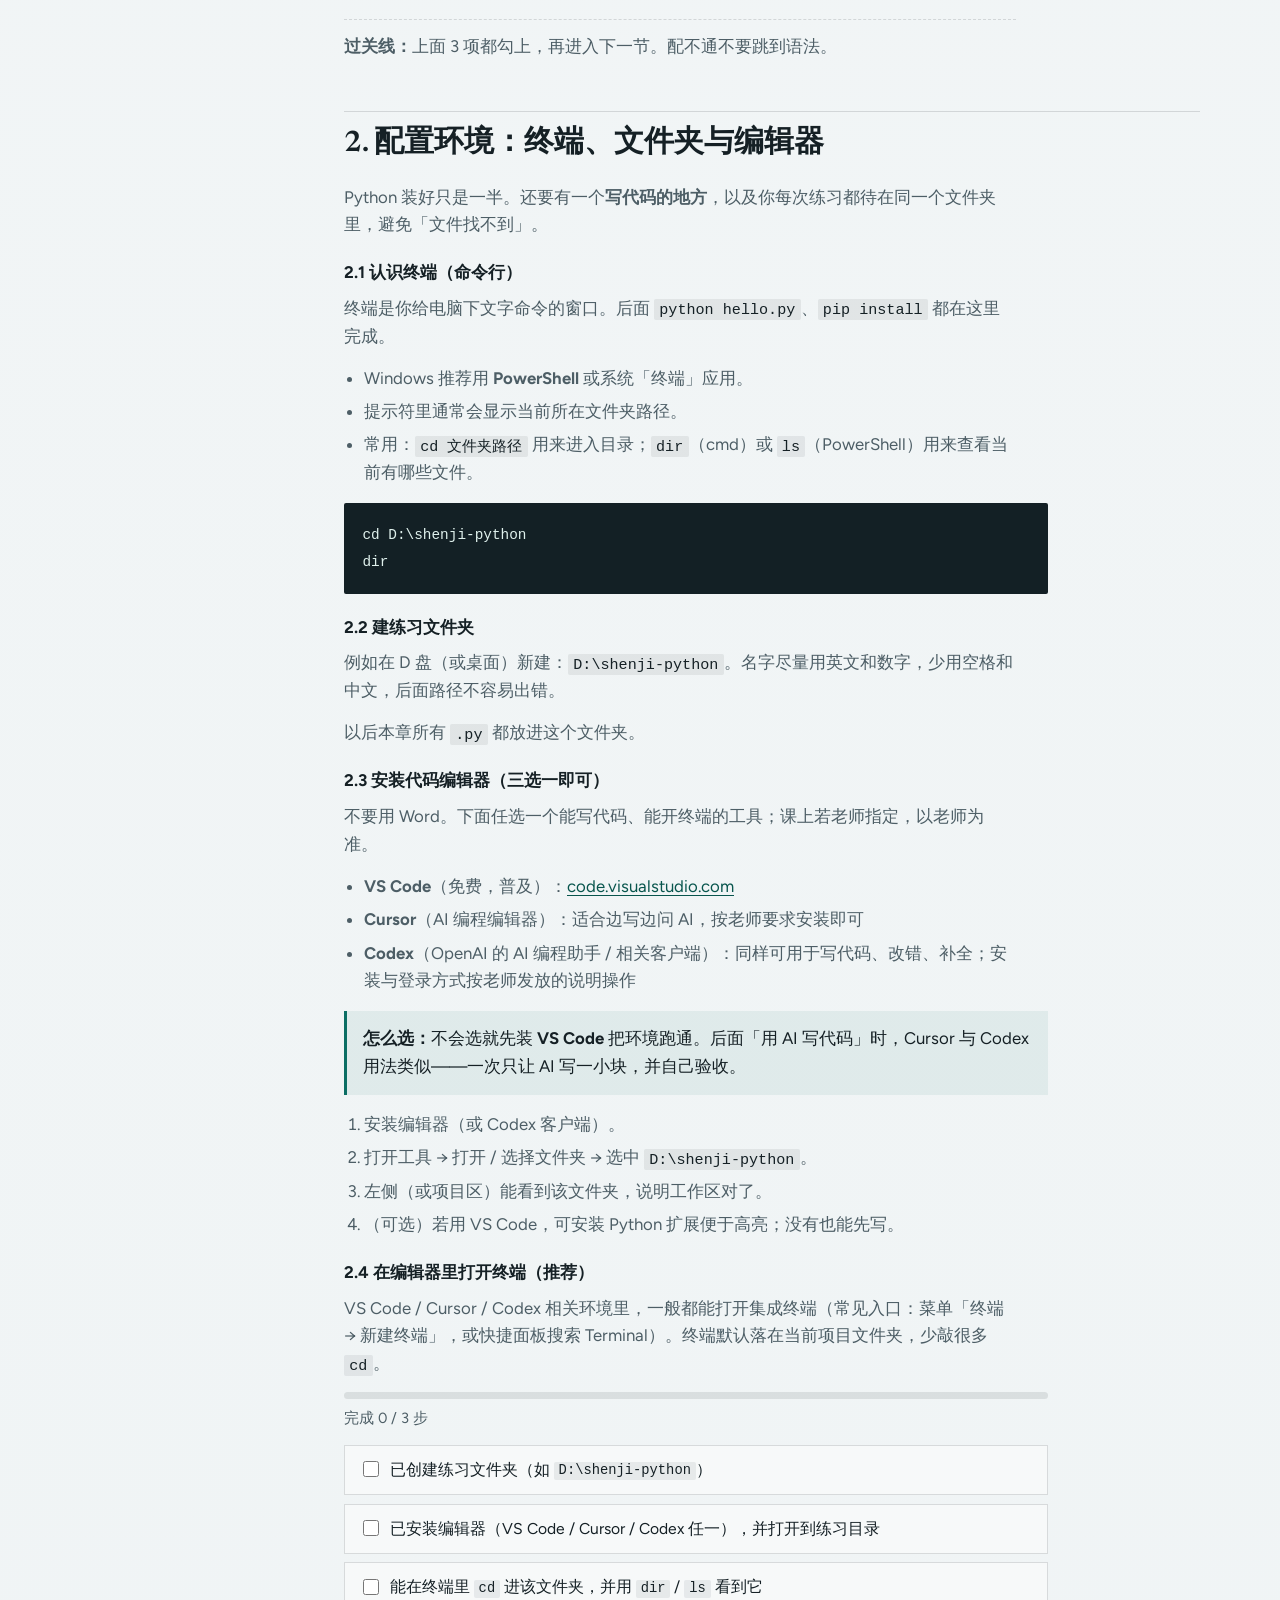
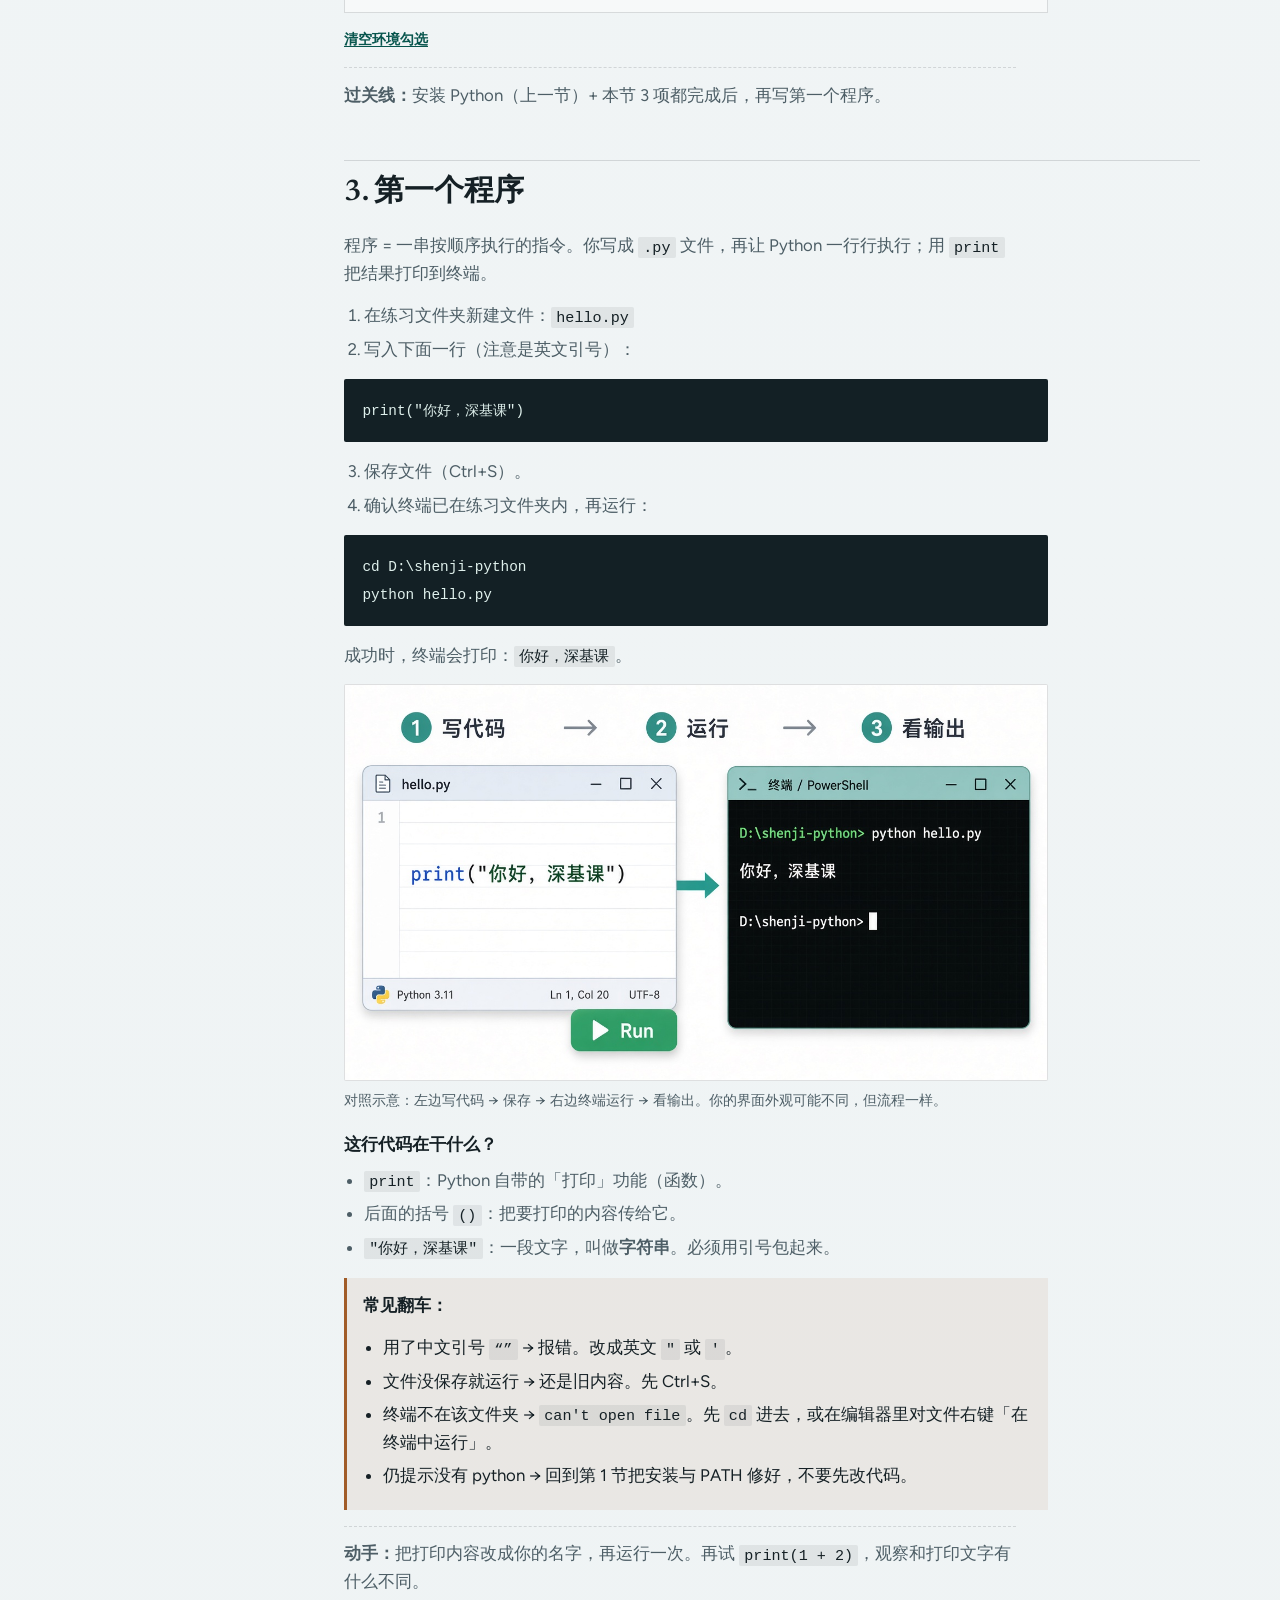
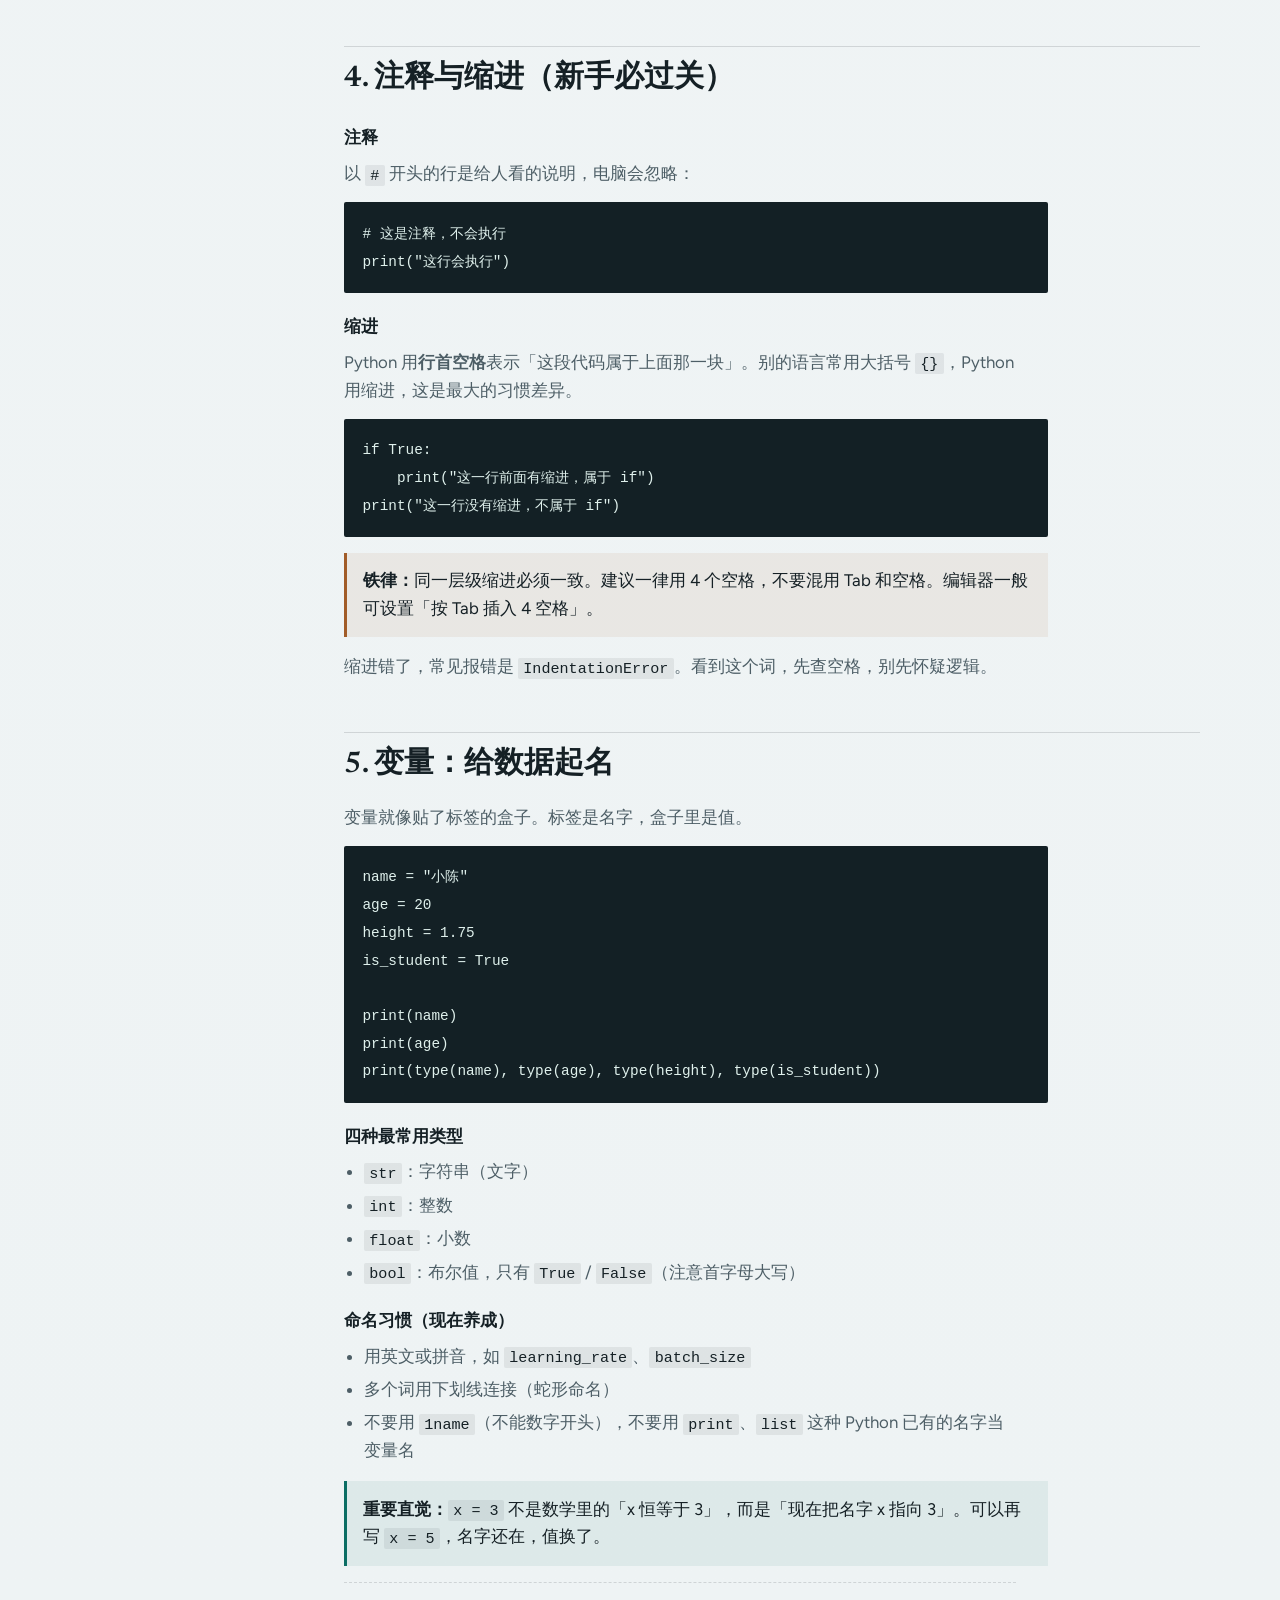
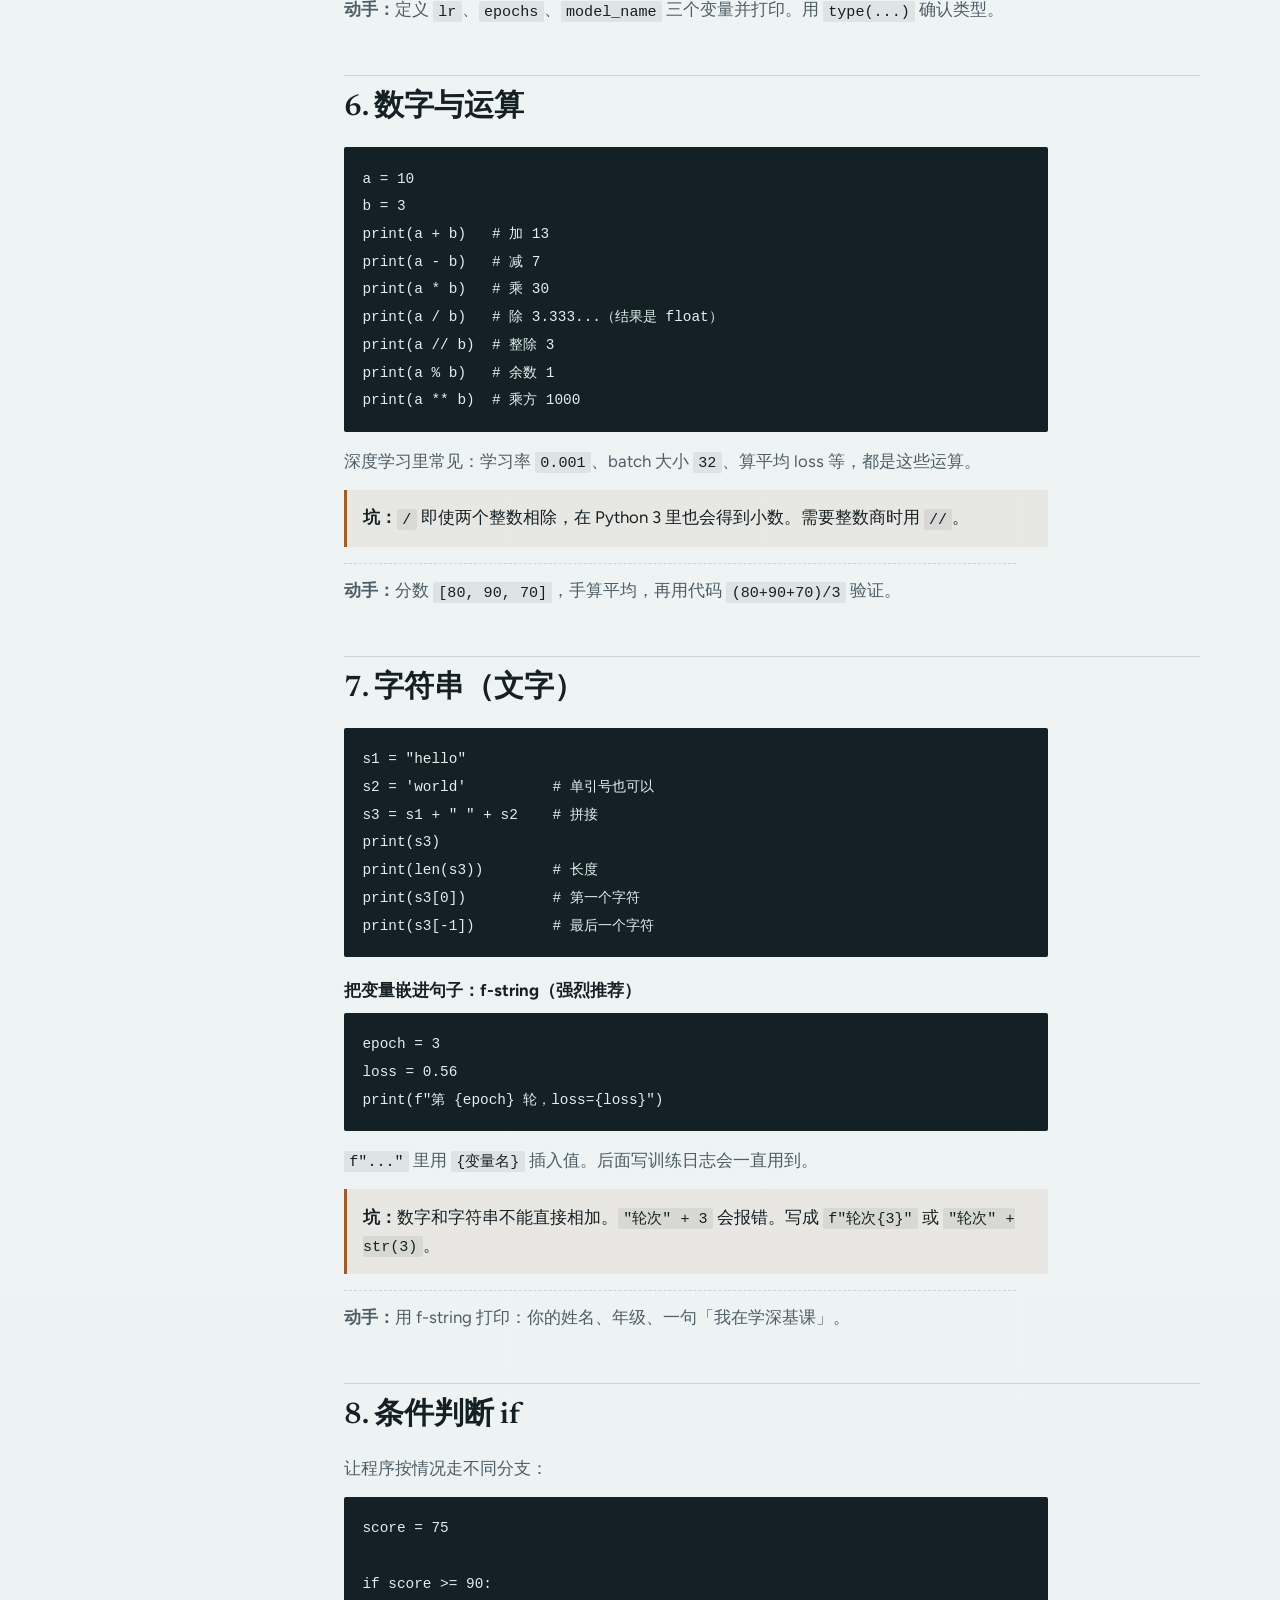
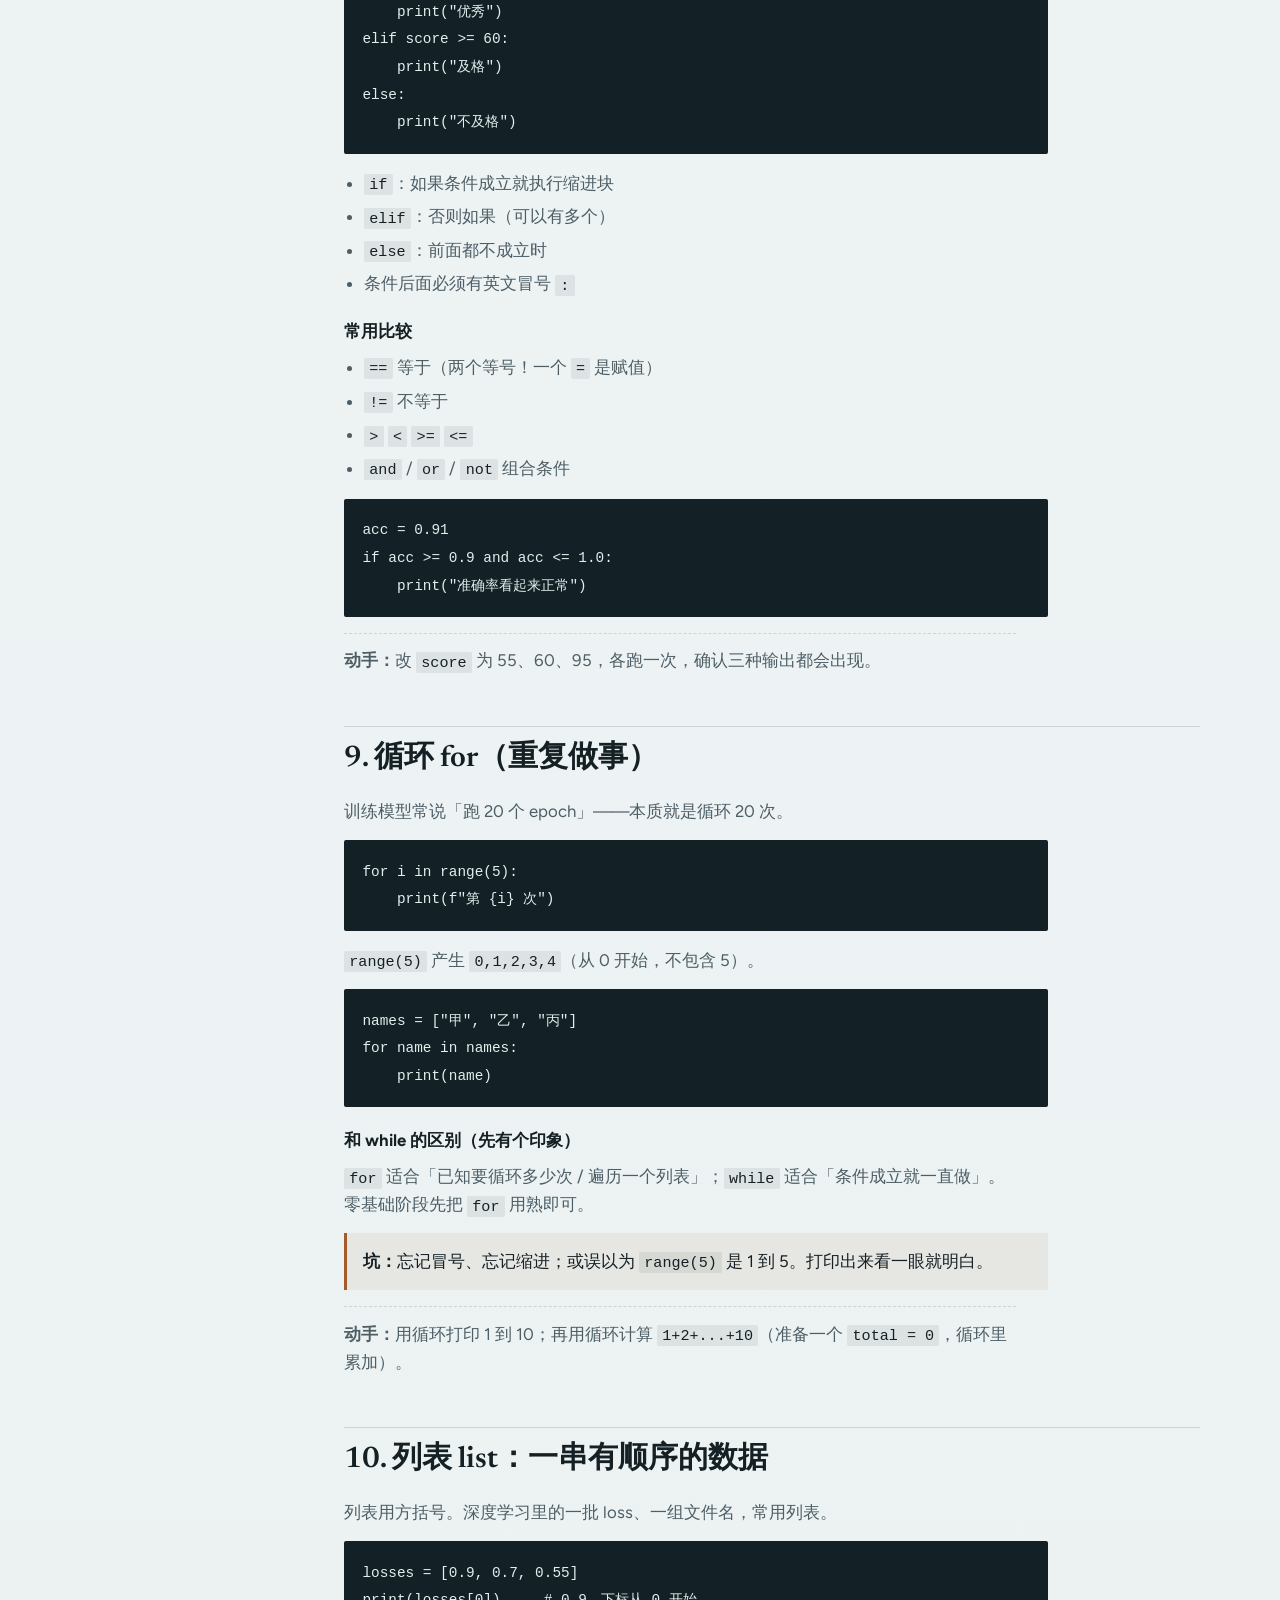
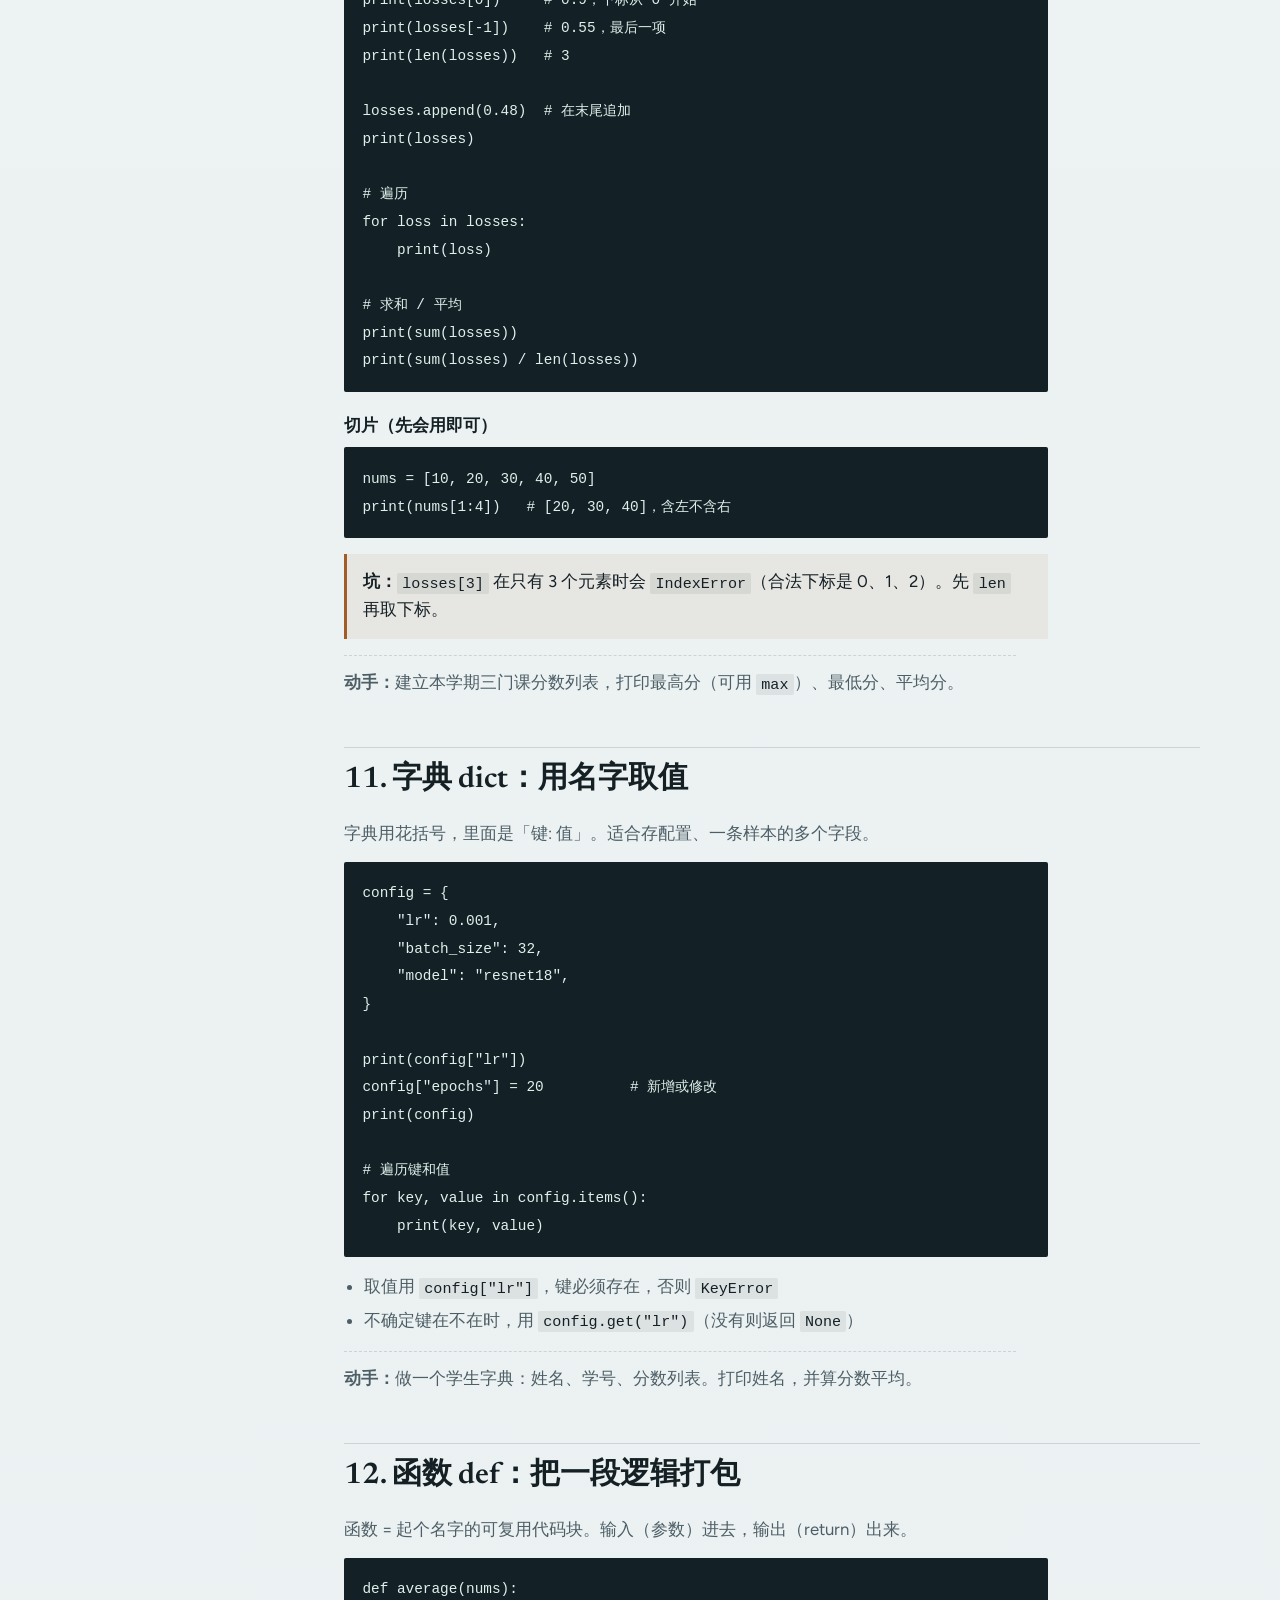
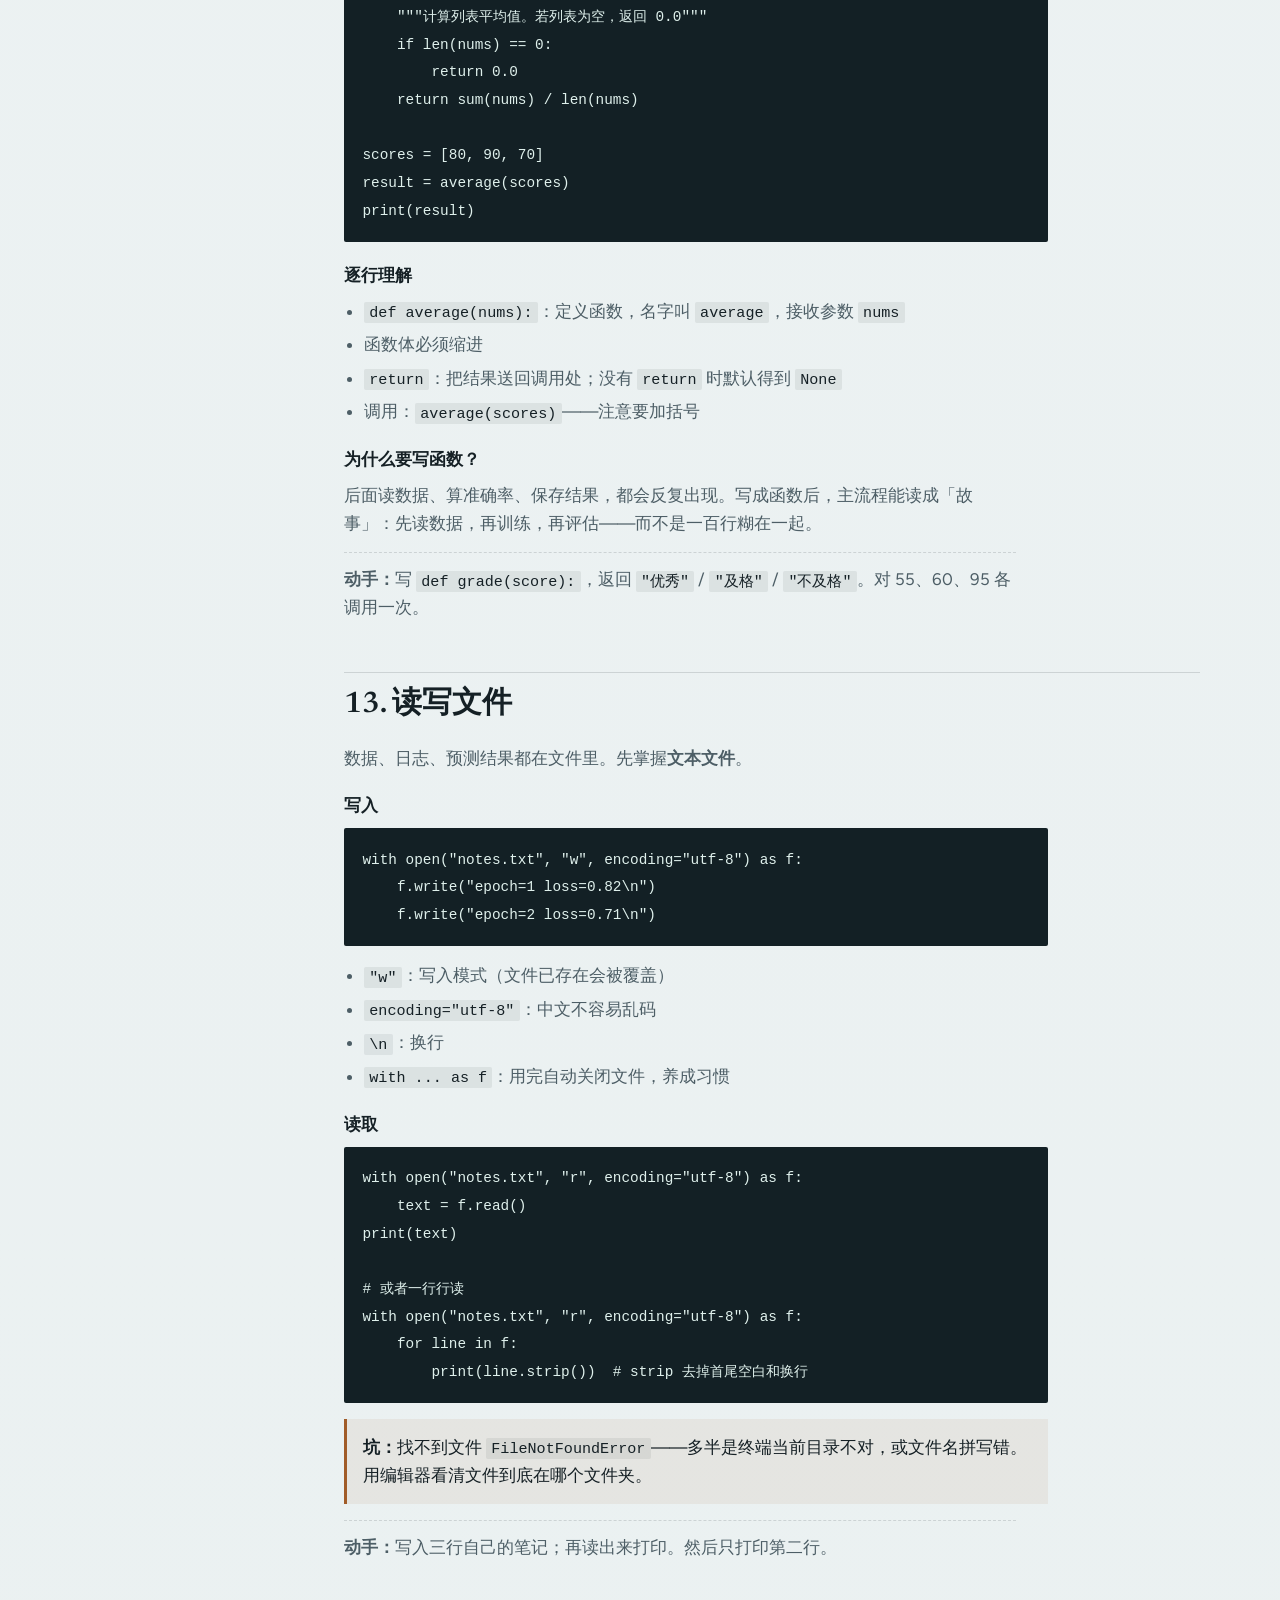
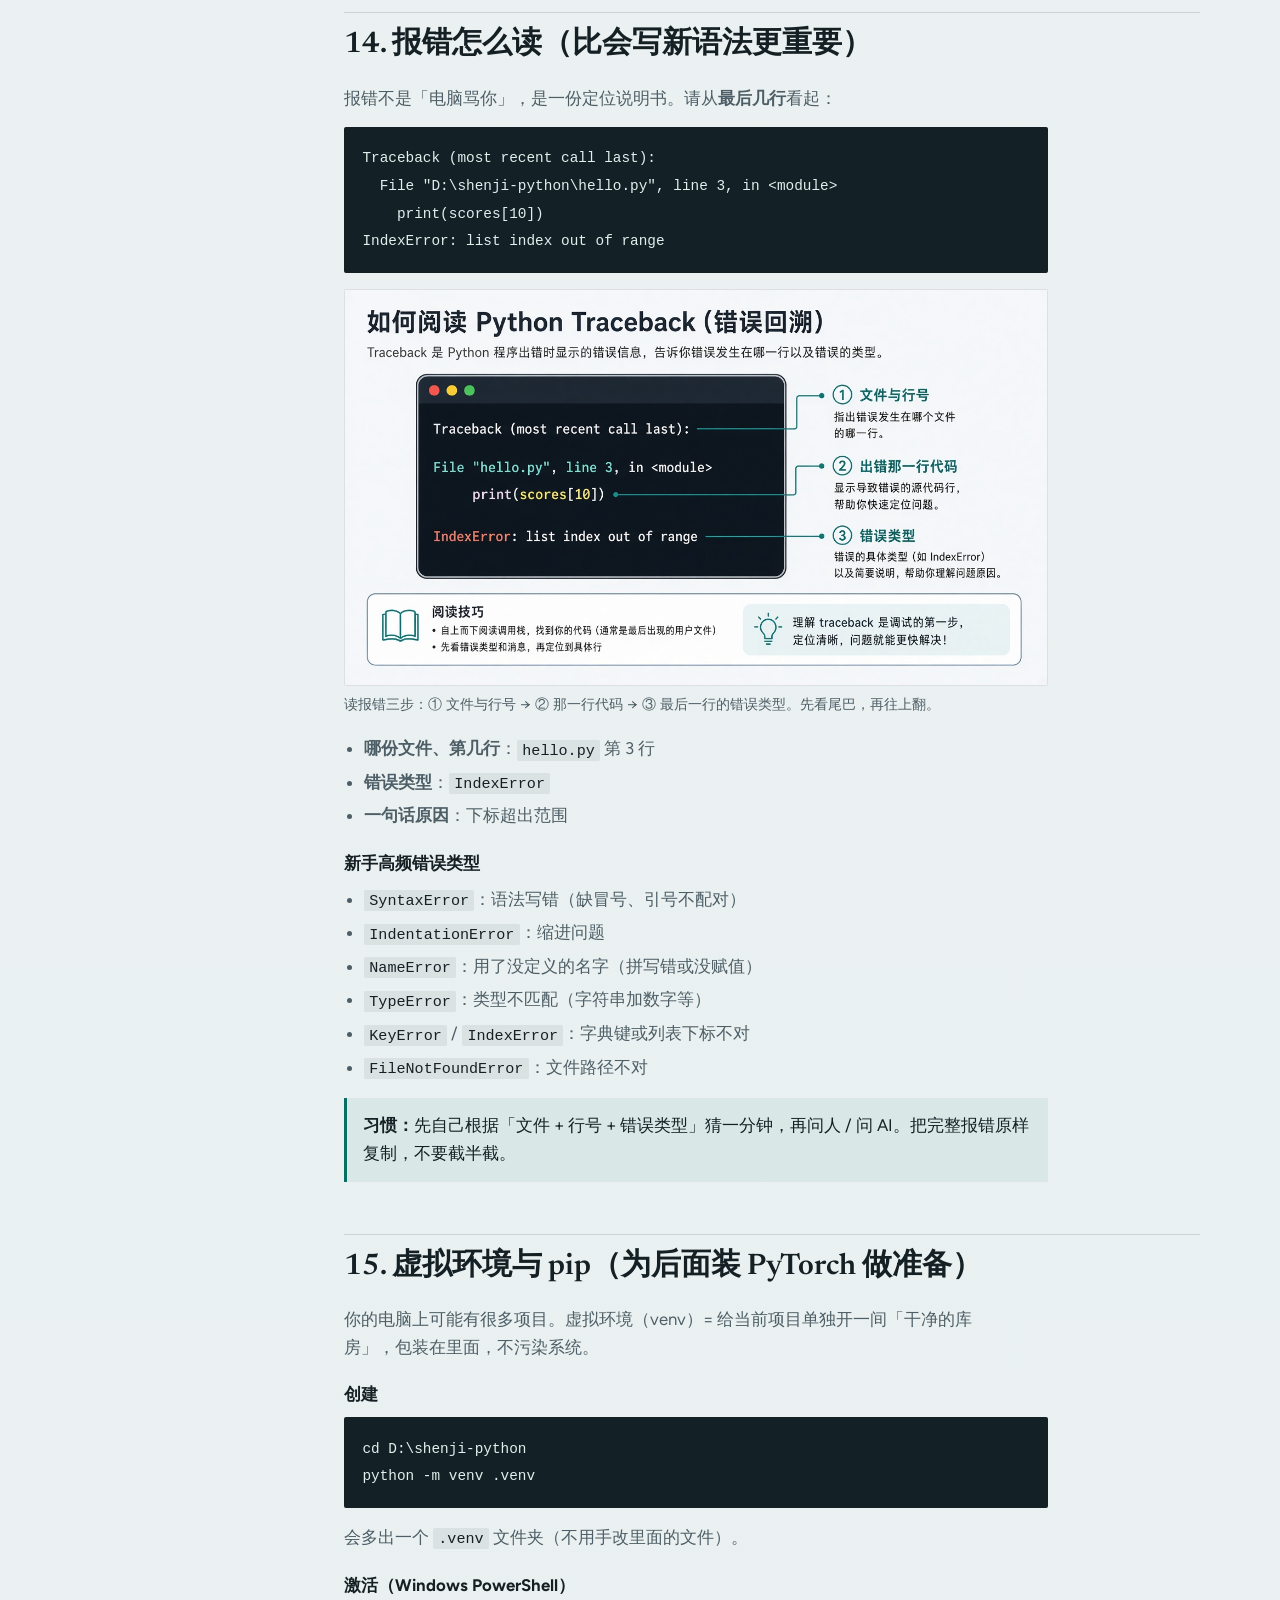
<file: web/python-basics.html>
<!DOCTYPE html>
<html lang="zh-CN">
<head>
  <meta charset="UTF-8" />
  <meta name="viewport" content="width=device-width, initial-scale=1" />
  <title>Python 底子（零基础）· 深基课</title>
  <meta name="description" content="给从未学过编程的本科生：从安装 Python、写第一行代码，到变量、判断、循环、列表、字典、函数、文件与虚拟环境。" />
  <link rel="preconnect" href="https://fonts.googleapis.com" />
  <link rel="preconnect" href="https://fonts.gstatic.com" crossorigin />
  <link href="https://fonts.googleapis.com/css2?family=Figtree:wght@400;500;600;700&family=Newsreader:opsz,wght@6..72,500;6..72,600;6..72,700&display=swap" rel="stylesheet" />
  <link rel="stylesheet" href="styles.css" />
</head>
<body class="page-chapter">
  <a class="skip" href="#chapter-main">跳到正文</a>

  <header class="top">
    <a class="brand-mark" href="index.html">深基课</a>
    <nav class="nav" aria-label="页面导航">
      <a href="index.html#learn">学习清单</a>
      <a href="#toc">本章目录</a>
      <a href="#ch-pass">过关标准</a>
    </nav>
  </header>

  <main id="chapter-main">
    <header class="chapter-hero">
      <div class="wrap">
        <p class="crumb"><a href="index.html">深基课</a> / <a href="index.html#learn">先学什么</a> / Python 底子</p>
        <p class="section-kicker">第一章 · 01 · 零基础细讲</p>
        <h1>Python 底子</h1>
        <p class="chapter-lead">这一章默认你<strong>没学过编程</strong>。<strong>真正的第一步不是背语法，而是把 Python 下载安装好、把环境配通</strong>——终端里能跑出版本号，再谈写代码。后面每一节：看一小段 → 敲一遍 → 运行一遍。</p>
        <p class="chapter-goal"><strong>过关目标：</strong>① 本机 Python / 编辑器 / 练习文件夹就绪；② 能独立新建 <code>.py</code>，读写文本并处理；③ 报错时能看懂最后几行在说什么。</p>
      </div>
    </header>

    <div class="chapter-layout wrap">
      <nav class="toc" id="toc" aria-label="章节目录">
        <p class="toc-title">本章目录</p>
        <ol>
          <li><a href="#ch-0">怎么学 · 从哪开始</a></li>
          <li><a href="#ch-1">第一步：下载安装 Python</a></li>
          <li><a href="#ch-2">配置环境：终端与编辑器</a></li>
          <li><a href="#ch-3">第一个程序</a></li>
          <li><a href="#ch-4">注释与缩进</a></li>
          <li><a href="#ch-5">变量：给数据起名</a></li>
          <li><a href="#ch-6">数字与运算</a></li>
          <li><a href="#ch-7">字符串</a></li>
          <li><a href="#ch-8">条件判断 if</a></li>
          <li><a href="#ch-9">循环 for</a></li>
          <li><a href="#ch-10">列表 list</a></li>
          <li><a href="#ch-11">字典 dict</a></li>
          <li><a href="#ch-12">函数 def</a></li>
          <li><a href="#ch-13">读写文件</a></li>
          <li><a href="#ch-14">报错怎么读</a></li>
          <li><a href="#ch-15">虚拟环境与 pip</a></li>
          <li><a href="#ch-16">综合练习（分步）</a></li>
          <li><a href="#ch-pass">过关自检</a></li>
          <li><a href="#ch-ai">用 AI 学这一章</a></li>
        </ol>
      </nav>

      <article class="prose">

        <section id="ch-0" class="chapter-block reveal">
          <h2>0. 怎么学 · 从哪开始</h2>
          <p>零基础最容易犯的错有两个：一是<strong>环境没配好就猛学语法</strong>；二是把教程当小说看完，却一行都没跑过。</p>
          <p>本章顺序固定为：</p>
          <ol>
            <li><strong>下载安装 Python</strong>（勾选 PATH）</li>
            <li><strong>配置环境</strong>（终端验证、装编辑器、建练习文件夹）</li>
            <li>再写第一个程序，然后学变量、判断、循环……</li>
          </ol>
          <div class="callout">
            <p><strong>建议时间：</strong>仅「安装 + 配环境」留出 30–60 分钟，一次配通。整章语法部分约 8–12 小时，可拆成多天。配不通不要硬往下背概念。</p>
          </div>
          <div class="callout callout-warn">
            <p><strong>你需要准备：</strong>一台 Windows 电脑（本节按 Windows 写）、能上网。手机不适合做环境配置和练习。</p>
          </div>
        </section>

        <section id="ch-1" class="chapter-block reveal">
          <h2>1. 第一步：下载安装 Python</h2>
          <p>Python 是一种编程语言；你要先在电脑上安装它的「运行器」（解释器）。没装好之前，写再多代码也跑不起来。</p>

          <h3>1.1 下载</h3>
          <ol>
            <li>用浏览器打开官网下载页：<a href="https://www.python.org/downloads/" target="_blank" rel="noopener">https://www.python.org/downloads/</a></li>
            <li>点黄色大按钮下载 Windows 安装包（一般是最新的 Python 3.x，如 3.11 / 3.12 / 3.13 均可入门）。</li>
            <li>得到一个类似 <code>python-3.xx.x-amd64.exe</code> 的安装文件。</li>
          </ol>
          <div class="callout">
            <p><strong>说明：</strong>尽量从官网下载。第三方「绿色版 / 破解包」容易缺组件或带来安全风险，初学不建议。</p>
          </div>

          <h3>1.2 安装（最关键的一步）</h3>
          <ol>
            <li>双击安装包。</li>
            <li>进入安装界面后，先看底部选项：<strong>务必勾选</strong> <code>Add python.exe to PATH</code>（把 Python 加入系统路径）。</li>
            <li>再选 <code>Install Now</code>（或自定义安装也行，初学用默认即可）。</li>
            <li>等待完成，看到 Setup was successful / 安装成功，关闭窗口。</li>
          </ol>
          <figure class="figure">
            <img src="assets/python-install-path.png" alt="安装界面示意：必须勾选 Add python.exe to PATH" width="1600" height="900" loading="lazy" />
            <figcaption>示意：安装时勾选 Add python.exe to PATH。漏勾是新手环境失败的第一大原因。</figcaption>
          </figure>
          <div class="callout callout-warn">
            <p><strong>为什么 PATH 这么重要？</strong>勾了之后，你才能在任意终端里直接输入 <code>python</code>。没勾的话，常会出现「找不到 python」或「不是内部或外部命令」。</p>
          </div>

          <h3>1.3 安装后立刻验证</h3>
          <ol>
            <li>关掉旧的终端窗口（如果之前开着），重新打开一个。<strong>新开</strong>很重要，否则可能读不到刚改的 PATH。</li>
            <li>打开方式：开始菜单搜索 <code>PowerShell</code> 或 <code>终端</code> / <code>cmd</code>。</li>
            <li>输入下面命令，回车：</li>
          </ol>
          <pre><code>python --version</code></pre>
          <p>成功示例：<code>Python 3.12.3</code>（版本号不必相同，有 <code>Python 3.x</code> 即可）。</p>
          <p>再试一条：</p>
          <pre><code>python -c "print(1+1)"</code></pre>
          <p>应输出 <code>2</code>。这说明：Python 已装好，并且能执行指令。</p>

          <h3>1.4 如果失败了（按顺序排查）</h3>
          <ul>
            <li>提示找不到命令 / 不是内部或外部命令 → 多半没勾 PATH。最省事：卸载后重装，这次务必勾选；或重新运行安装包选 Modify，勾上 PATH 相关选项。</li>
            <li>输入 <code>python</code> 却弹出微软应用商店 → 在「设置 → 应用 → 高级应用设置 → 应用执行别名」里，关掉两个 <code>python.exe</code> / <code>python3.exe</code> 别名，再新开终端重试。</li>
            <li><code>py --version</code> 能通但 <code>python</code> 不通 → 可暂时用 <code>py</code> 命令，同时建议修好 PATH，统一用 <code>python</code>。</li>
            <li>装了多次、版本混乱 → 开始菜单搜 Python，看装了几个；入门阶段保留一个 3.x 即可，把版本号记下来问老师。</li>
          </ul>

          <div class="progress-bar" data-progress-for="env-install" aria-hidden="true">
            <div class="progress-fill"></div>
          </div>
          <p class="progress-text" data-progress-text-for="env-install">完成 0 / 3 步</p>
          <div class="check-panel" data-check-group="env-install">
            <label class="check-item">
              <input type="checkbox" data-key="env-download" />
              <span>已从官网下载并完成安装，且勾选了 PATH</span>
            </label>
            <label class="check-item">
              <input type="checkbox" data-key="env-version" />
              <span><code>python --version</code> 能显示 Python 3.x</span>
            </label>
            <label class="check-item">
              <input type="checkbox" data-key="env-print" />
              <span><code>python -c "print(1+1)"</code> 输出 2</span>
            </label>
          </div>
          <p class="panel-actions">
            <button type="button" class="btn-text" data-reset-group="env-install">清空安装勾选</button>
          </p>
          <p class="tip"><strong>过关线：</strong>上面 3 项都勾上，再进入下一节。配不通不要跳到语法。</p>
        </section>

        <section id="ch-2" class="chapter-block reveal">
          <h2>2. 配置环境：终端、文件夹与编辑器</h2>
          <p>Python 装好只是一半。还要有一个<strong>写代码的地方</strong>，以及你每次练习都待在同一个文件夹里，避免「文件找不到」。</p>

          <h3>2.1 认识终端（命令行）</h3>
          <p>终端是你给电脑下文字命令的窗口。后面 <code>python hello.py</code>、<code>pip install</code> 都在这里完成。</p>
          <ul>
            <li>Windows 推荐用 <strong>PowerShell</strong> 或系统「终端」应用。</li>
            <li>提示符里通常会显示当前所在文件夹路径。</li>
            <li>常用：<code>cd 文件夹路径</code> 用来进入目录；<code>dir</code>（cmd）或 <code>ls</code>（PowerShell）用来查看当前有哪些文件。</li>
          </ul>
          <pre><code>cd D:\shenji-python
dir</code></pre>

          <h3>2.2 建练习文件夹</h3>
          <p>例如在 D 盘（或桌面）新建：<code>D:\shenji-python</code>。名字尽量用英文和数字，少用空格和中文，后面路径不容易出错。</p>
          <p>以后本章所有 <code>.py</code> 都放进这个文件夹。</p>

          <h3>2.3 安装代码编辑器（三选一即可）</h3>
          <p>不要用 Word。下面任选一个能写代码、能开终端的工具；课上若老师指定，以老师为准。</p>
          <ul>
            <li><strong>VS Code</strong>（免费，普及）：<a href="https://code.visualstudio.com/" target="_blank" rel="noopener">code.visualstudio.com</a></li>
            <li><strong>Cursor</strong>（AI 编程编辑器）：适合边写边问 AI，按老师要求安装即可</li>
            <li><strong>Codex</strong>（OpenAI 的 AI 编程助手 / 相关客户端）：同样可用于写代码、改错、补全；安装与登录方式按老师发放的说明操作</li>
          </ul>
          <div class="callout">
            <p><strong>怎么选：</strong>不会选就先装 <strong>VS Code</strong> 把环境跑通。后面「用 AI 写代码」时，Cursor 与 Codex 用法类似——一次只让 AI 写一小块，并自己验收。</p>
          </div>
          <ol>
            <li>安装编辑器（或 Codex 客户端）。</li>
            <li>打开工具 → 打开 / 选择文件夹 → 选中 <code>D:\shenji-python</code>。</li>
            <li>左侧（或项目区）能看到该文件夹，说明工作区对了。</li>
            <li>（可选）若用 VS Code，可安装 Python 扩展便于高亮；没有也能先写。</li>
          </ol>

          <h3>2.4 在编辑器里打开终端（推荐）</h3>
          <p>VS Code / Cursor / Codex 相关环境里，一般都能打开集成终端（常见入口：菜单「终端 → 新建终端」，或快捷面板搜索 Terminal）。终端默认落在当前项目文件夹，少敲很多 <code>cd</code>。</p>

          <div class="progress-bar" data-progress-for="env-setup" aria-hidden="true">
            <div class="progress-fill"></div>
          </div>
          <p class="progress-text" data-progress-text-for="env-setup">完成 0 / 3 步</p>
          <div class="check-panel" data-check-group="env-setup">
            <label class="check-item">
              <input type="checkbox" data-key="env-folder" />
              <span>已创建练习文件夹（如 <code>D:\shenji-python</code>）</span>
            </label>
            <label class="check-item">
              <input type="checkbox" data-key="env-editor" />
              <span>已安装编辑器（VS Code / Cursor / Codex 任一），并打开到练习目录</span>
            </label>
            <label class="check-item">
              <input type="checkbox" data-key="env-terminal" />
              <span>能在终端里 <code>cd</code> 进该文件夹，并用 <code>dir</code> / <code>ls</code> 看到它</span>
            </label>
          </div>
          <p class="panel-actions">
            <button type="button" class="btn-text" data-reset-group="env-setup">清空环境勾选</button>
          </p>
          <p class="tip"><strong>过关线：</strong>安装 Python（上一节）+ 本节 3 项都完成后，再写第一个程序。</p>
        </section>

        <section id="ch-3" class="chapter-block reveal">
          <h2>3. 第一个程序</h2>
          <p>程序 = 一串按顺序执行的指令。你写成 <code>.py</code> 文件，再让 Python 一行行执行；用 <code>print</code> 把结果打印到终端。</p>
          <ol>
            <li>在练习文件夹新建文件：<code>hello.py</code></li>
            <li>写入下面一行（注意是英文引号）：</li>
          </ol>
          <pre><code>print("你好，深基课")</code></pre>
          <ol start="3">
            <li>保存文件（Ctrl+S）。</li>
            <li>确认终端已在练习文件夹内，再运行：</li>
          </ol>
          <pre><code>cd D:\shenji-python
python hello.py</code></pre>
          <p>成功时，终端会打印：<code>你好，深基课</code>。</p>
          <figure class="figure">
            <img src="assets/python-workspace.png" alt="示意图：左侧编辑器写 hello.py，右侧终端运行并看到输出" width="1600" height="900" loading="lazy" />
            <figcaption>对照示意：左边写代码 → 保存 → 右边终端运行 → 看输出。你的界面外观可能不同，但流程一样。</figcaption>
          </figure>
          <h3>这行代码在干什么？</h3>
          <ul>
            <li><code>print</code>：Python 自带的「打印」功能（函数）。</li>
            <li>后面的括号 <code>()</code>：把要打印的内容传给它。</li>
            <li><code>"你好，深基课"</code>：一段文字，叫做<strong>字符串</strong>。必须用引号包起来。</li>
          </ul>
          <div class="callout callout-warn">
            <p><strong>常见翻车：</strong></p>
            <ul>
              <li>用了中文引号 <code>“”</code> → 报错。改成英文 <code>"</code> 或 <code>'</code>。</li>
              <li>文件没保存就运行 → 还是旧内容。先 Ctrl+S。</li>
              <li>终端不在该文件夹 → <code>can't open file</code>。先 <code>cd</code> 进去，或在编辑器里对文件右键「在终端中运行」。</li>
              <li>仍提示没有 python → 回到第 1 节把安装与 PATH 修好，不要先改代码。</li>
            </ul>
          </div>
          <p class="tip"><strong>动手：</strong>把打印内容改成你的名字，再运行一次。再试 <code>print(1 + 2)</code>，观察和打印文字有什么不同。</p>
        </section>

        <section id="ch-4" class="chapter-block reveal">
          <h2>4. 注释与缩进（新手必过关）</h2>
          <h3>注释</h3>
          <p>以 <code>#</code> 开头的行是给人看的说明，电脑会忽略：</p>
          <pre><code># 这是注释，不会执行
print("这行会执行")</code></pre>
          <h3>缩进</h3>
          <p>Python 用<strong>行首空格</strong>表示「这段代码属于上面那一块」。别的语言常用大括号 <code>{}</code>，Python 用缩进，这是最大的习惯差异。</p>
          <pre><code>if True:
    print("这一行前面有缩进，属于 if")
print("这一行没有缩进，不属于 if")</code></pre>
          <div class="callout callout-warn">
            <p><strong>铁律：</strong>同一层级缩进必须一致。建议一律用 4 个空格，不要混用 Tab 和空格。编辑器一般可设置「按 Tab 插入 4 空格」。</p>
          </div>
          <p>缩进错了，常见报错是 <code>IndentationError</code>。看到这个词，先查空格，别先怀疑逻辑。</p>
        </section>

        <section id="ch-5" class="chapter-block reveal">
          <h2>5. 变量：给数据起名</h2>
          <p>变量就像贴了标签的盒子。标签是名字，盒子里是值。</p>
          <pre><code>name = "小陈"
age = 20
height = 1.75
is_student = True

print(name)
print(age)
print(type(name), type(age), type(height), type(is_student))</code></pre>
          <h3>四种最常用类型</h3>
          <ul>
            <li><code>str</code>：字符串（文字）</li>
            <li><code>int</code>：整数</li>
            <li><code>float</code>：小数</li>
            <li><code>bool</code>：布尔值，只有 <code>True</code> / <code>False</code>（注意首字母大写）</li>
          </ul>
          <h3>命名习惯（现在养成）</h3>
          <ul>
            <li>用英文或拼音，如 <code>learning_rate</code>、<code>batch_size</code></li>
            <li>多个词用下划线连接（蛇形命名）</li>
            <li>不要用 <code>1name</code>（不能数字开头），不要用 <code>print</code>、<code>list</code> 这种 Python 已有的名字当变量名</li>
          </ul>
          <div class="callout">
            <p><strong>重要直觉：</strong><code>x = 3</code> 不是数学里的「x 恒等于 3」，而是「现在把名字 x 指向 3」。可以再写 <code>x = 5</code>，名字还在，值换了。</p>
          </div>
          <p class="tip"><strong>动手：</strong>定义 <code>lr</code>、<code>epochs</code>、<code>model_name</code> 三个变量并打印。用 <code>type(...)</code> 确认类型。</p>
        </section>

        <section id="ch-6" class="chapter-block reveal">
          <h2>6. 数字与运算</h2>
          <pre><code>a = 10
b = 3
print(a + b)   # 加 13
print(a - b)   # 减 7
print(a * b)   # 乘 30
print(a / b)   # 除 3.333...（结果是 float）
print(a // b)  # 整除 3
print(a % b)   # 余数 1
print(a ** b)  # 乘方 1000</code></pre>
          <p>深度学习里常见：学习率 <code>0.001</code>、batch 大小 <code>32</code>、算平均 loss 等，都是这些运算。</p>
          <div class="callout callout-warn">
            <p><strong>坑：</strong><code>/</code> 即使两个整数相除，在 Python 3 里也会得到小数。需要整数商时用 <code>//</code>。</p>
          </div>
          <p class="tip"><strong>动手：</strong>分数 <code>[80, 90, 70]</code>，手算平均，再用代码 <code>(80+90+70)/3</code> 验证。</p>
        </section>

        <section id="ch-7" class="chapter-block reveal">
          <h2>7. 字符串（文字）</h2>
          <pre><code>s1 = "hello"
s2 = 'world'          # 单引号也可以
s3 = s1 + " " + s2    # 拼接
print(s3)
print(len(s3))        # 长度
print(s3[0])          # 第一个字符
print(s3[-1])         # 最后一个字符</code></pre>
          <h3>把变量嵌进句子：f-string（强烈推荐）</h3>
          <pre><code>epoch = 3
loss = 0.56
print(f"第 {epoch} 轮，loss={loss}")</code></pre>
          <p><code>f"..."</code> 里用 <code>{变量名}</code> 插入值。后面写训练日志会一直用到。</p>
          <div class="callout callout-warn">
            <p><strong>坑：</strong>数字和字符串不能直接相加。<code>"轮次" + 3</code> 会报错。写成 <code>f"轮次{3}"</code> 或 <code>"轮次" + str(3)</code>。</p>
          </div>
          <p class="tip"><strong>动手：</strong>用 f-string 打印：你的姓名、年级、一句「我在学深基课」。</p>
        </section>

        <section id="ch-8" class="chapter-block reveal">
          <h2>8. 条件判断 if</h2>
          <p>让程序按情况走不同分支：</p>
          <pre><code>score = 75

if score >= 90:
    print("优秀")
elif score >= 60:
    print("及格")
else:
    print("不及格")</code></pre>
          <ul>
            <li><code>if</code>：如果条件成立就执行缩进块</li>
            <li><code>elif</code>：否则如果（可以有多个）</li>
            <li><code>else</code>：前面都不成立时</li>
            <li>条件后面必须有英文冒号 <code>:</code></li>
          </ul>
          <h3>常用比较</h3>
          <ul>
            <li><code>==</code> 等于（两个等号！一个 <code>=</code> 是赋值）</li>
            <li><code>!=</code> 不等于</li>
            <li><code>&gt;</code> <code>&lt;</code> <code>&gt;=</code> <code>&lt;=</code></li>
            <li><code>and</code> / <code>or</code> / <code>not</code> 组合条件</li>
          </ul>
          <pre><code>acc = 0.91
if acc >= 0.9 and acc <= 1.0:
    print("准确率看起来正常")</code></pre>
          <p class="tip"><strong>动手：</strong>改 <code>score</code> 为 55、60、95，各跑一次，确认三种输出都会出现。</p>
        </section>

        <section id="ch-9" class="chapter-block reveal">
          <h2>9. 循环 for（重复做事）</h2>
          <p>训练模型常说「跑 20 个 epoch」——本质就是循环 20 次。</p>
          <pre><code>for i in range(5):
    print(f"第 {i} 次")</code></pre>
          <p><code>range(5)</code> 产生 <code>0,1,2,3,4</code>（从 0 开始，不包含 5）。</p>
          <pre><code>names = ["甲", "乙", "丙"]
for name in names:
    print(name)</code></pre>
          <h3>和 while 的区别（先有个印象）</h3>
          <p><code>for</code> 适合「已知要循环多少次 / 遍历一个列表」；<code>while</code> 适合「条件成立就一直做」。零基础阶段先把 <code>for</code> 用熟即可。</p>
          <div class="callout callout-warn">
            <p><strong>坑：</strong>忘记冒号、忘记缩进；或误以为 <code>range(5)</code> 是 1 到 5。打印出来看一眼就明白。</p>
          </div>
          <p class="tip"><strong>动手：</strong>用循环打印 1 到 10；再用循环计算 <code>1+2+...+10</code>（准备一个 <code>total = 0</code>，循环里累加）。</p>
        </section>

        <section id="ch-10" class="chapter-block reveal">
          <h2>10. 列表 list：一串有顺序的数据</h2>
          <p>列表用方括号。深度学习里的一批 loss、一组文件名，常用列表。</p>
          <pre><code>losses = [0.9, 0.7, 0.55]
print(losses[0])     # 0.9，下标从 0 开始
print(losses[-1])    # 0.55，最后一项
print(len(losses))   # 3

losses.append(0.48)  # 在末尾追加
print(losses)

# 遍历
for loss in losses:
    print(loss)

# 求和 / 平均
print(sum(losses))
print(sum(losses) / len(losses))</code></pre>
          <h3>切片（先会用即可）</h3>
          <pre><code>nums = [10, 20, 30, 40, 50]
print(nums[1:4])   # [20, 30, 40]，含左不含右</code></pre>
          <div class="callout callout-warn">
            <p><strong>坑：</strong><code>losses[3]</code> 在只有 3 个元素时会 <code>IndexError</code>（合法下标是 0、1、2）。先 <code>len</code> 再取下标。</p>
          </div>
          <p class="tip"><strong>动手：</strong>建立本学期三门课分数列表，打印最高分（可用 <code>max</code>）、最低分、平均分。</p>
        </section>

        <section id="ch-11" class="chapter-block reveal">
          <h2>11. 字典 dict：用名字取值</h2>
          <p>字典用花括号，里面是「键: 值」。适合存配置、一条样本的多个字段。</p>
          <pre><code>config = {
    "lr": 0.001,
    "batch_size": 32,
    "model": "resnet18",
}

print(config["lr"])
config["epochs"] = 20          # 新增或修改
print(config)

# 遍历键和值
for key, value in config.items():
    print(key, value)</code></pre>
          <ul>
            <li>取值用 <code>config["lr"]</code>，键必须存在，否则 <code>KeyError</code></li>
            <li>不确定键在不在时，用 <code>config.get("lr")</code>（没有则返回 <code>None</code>）</li>
          </ul>
          <p class="tip"><strong>动手：</strong>做一个学生字典：姓名、学号、分数列表。打印姓名，并算分数平均。</p>
        </section>

        <section id="ch-12" class="chapter-block reveal">
          <h2>12. 函数 def：把一段逻辑打包</h2>
          <p>函数 = 起个名字的可复用代码块。输入（参数）进去，输出（return）出来。</p>
          <pre><code>def average(nums):
    """计算列表平均值。若列表为空，返回 0.0"""
    if len(nums) == 0:
        return 0.0
    return sum(nums) / len(nums)

scores = [80, 90, 70]
result = average(scores)
print(result)</code></pre>
          <h3>逐行理解</h3>
          <ul>
            <li><code>def average(nums):</code>：定义函数，名字叫 <code>average</code>，接收参数 <code>nums</code></li>
            <li>函数体必须缩进</li>
            <li><code>return</code>：把结果送回调用处；没有 <code>return</code> 时默认得到 <code>None</code></li>
            <li>调用：<code>average(scores)</code>——注意要加括号</li>
          </ul>
          <h3>为什么要写函数？</h3>
          <p>后面读数据、算准确率、保存结果，都会反复出现。写成函数后，主流程能读成「故事」：先读数据，再训练，再评估——而不是一百行糊在一起。</p>
          <p class="tip"><strong>动手：</strong>写 <code>def grade(score):</code>，返回 <code>"优秀"</code> / <code>"及格"</code> / <code>"不及格"</code>。对 55、60、95 各调用一次。</p>
        </section>

        <section id="ch-13" class="chapter-block reveal">
          <h2>13. 读写文件</h2>
          <p>数据、日志、预测结果都在文件里。先掌握<strong>文本文件</strong>。</p>
          <h3>写入</h3>
          <pre><code>with open("notes.txt", "w", encoding="utf-8") as f:
    f.write("epoch=1 loss=0.82\n")
    f.write("epoch=2 loss=0.71\n")</code></pre>
          <ul>
            <li><code>"w"</code>：写入模式（文件已存在会被覆盖）</li>
            <li><code>encoding="utf-8"</code>：中文不容易乱码</li>
            <li><code>\n</code>：换行</li>
            <li><code>with ... as f</code>：用完自动关闭文件，养成习惯</li>
          </ul>
          <h3>读取</h3>
          <pre><code>with open("notes.txt", "r", encoding="utf-8") as f:
    text = f.read()
print(text)

# 或者一行行读
with open("notes.txt", "r", encoding="utf-8") as f:
    for line in f:
        print(line.strip())  # strip 去掉首尾空白和换行</code></pre>
          <div class="callout callout-warn">
            <p><strong>坑：</strong>找不到文件 <code>FileNotFoundError</code>——多半是终端当前目录不对，或文件名拼写错。用编辑器看清文件到底在哪个文件夹。</p>
          </div>
          <p class="tip"><strong>动手：</strong>写入三行自己的笔记；再读出来打印。然后只打印第二行。</p>
        </section>

        <section id="ch-14" class="chapter-block reveal">
          <h2>14. 报错怎么读（比会写新语法更重要）</h2>
          <p>报错不是「电脑骂你」，是一份定位说明书。请从<strong>最后几行</strong>看起：</p>
          <pre><code>Traceback (most recent call last):
  File "D:\shenji-python\hello.py", line 3, in &lt;module&gt;
    print(scores[10])
IndexError: list index out of range</code></pre>
          <figure class="figure">
            <img src="assets/python-error-read.png" alt="示意图：报错信息中标注文件行号、出错代码、错误类型三处" width="1600" height="900" loading="lazy" />
            <figcaption>读报错三步：① 文件与行号 → ② 那一行代码 → ③ 最后一行的错误类型。先看尾巴，再往上翻。</figcaption>
          </figure>
          <ul>
            <li><strong>哪份文件、第几行</strong>：<code>hello.py</code> 第 3 行</li>
            <li><strong>错误类型</strong>：<code>IndexError</code></li>
            <li><strong>一句话原因</strong>：下标超出范围</li>
          </ul>
          <h3>新手高频错误类型</h3>
          <ul>
            <li><code>SyntaxError</code>：语法写错（缺冒号、引号不配对）</li>
            <li><code>IndentationError</code>：缩进问题</li>
            <li><code>NameError</code>：用了没定义的名字（拼写错或没赋值）</li>
            <li><code>TypeError</code>：类型不匹配（字符串加数字等）</li>
            <li><code>KeyError</code> / <code>IndexError</code>：字典键或列表下标不对</li>
            <li><code>FileNotFoundError</code>：文件路径不对</li>
          </ul>
          <div class="callout">
            <p><strong>习惯：</strong>先自己根据「文件 + 行号 + 错误类型」猜一分钟，再问人 / 问 AI。把完整报错原样复制，不要截半截。</p>
          </div>
        </section>

        <section id="ch-15" class="chapter-block reveal">
          <h2>15. 虚拟环境与 pip（为后面装 PyTorch 做准备）</h2>
          <p>你的电脑上可能有很多项目。虚拟环境（venv）= 给当前项目单独开一间「干净的库房」，包装在里面，不污染系统。</p>
          <h3>创建</h3>
          <pre><code>cd D:\shenji-python
python -m venv .venv</code></pre>
          <p>会多出一个 <code>.venv</code> 文件夹（不用手改里面的文件）。</p>
          <h3>激活（Windows PowerShell）</h3>
          <pre><code>.\.venv\Scripts\Activate.ps1</code></pre>
          <p>成功后，行首通常出现 <code>(.venv)</code>。若提示无法运行脚本，可能是执行策略限制，可在老师指导下调整，或改用：</p>
          <pre><code>.\.venv\Scripts\activate.bat</code></pre>
          <h3>用 pip 装包</h3>
          <pre><code>python -m pip install -U pip
python -m pip install numpy</code></pre>
          <p>验证：</p>
          <pre><code>python -c "import numpy; print(numpy.__version__)"</code></pre>
          <div class="callout callout-warn">
            <p><strong>铁律：</strong>装包前先看终端有没有 <code>(.venv)</code>。没有的话，可能装到系统 Python 里去了，后面项目会乱。</p>
          </div>
          <p class="tip"><strong>动手：</strong>创建并激活 venv，安装 numpy，打印版本号。退出环境可输入 <code>deactivate</code>。</p>
        </section>

        <section id="ch-16" class="chapter-block reveal">
          <h2>16. 综合练习（请分步做完）</h2>
          <p>在练习文件夹新建 <code>score_report.py</code>。按步骤实现，<strong>每做完一步就在下面打勾</strong>（进度会保存在本机浏览器里，刷新不丢）。</p>

          <div class="progress-bar" data-progress-for="practice-python" aria-hidden="true">
            <div class="progress-fill"></div>
          </div>
          <p class="progress-text" data-progress-text-for="practice-python">完成 0 / 4 步</p>

          <div class="check-panel" data-check-group="practice-python">
            <label class="check-item">
              <input type="checkbox" data-key="practice-a" />
              <span><strong>步骤 A · 数据</strong>：用字典保存一名学生（姓名 + 三门分数列表），并能 <code>print</code> 出来。</span>
            </label>
            <label class="check-item">
              <input type="checkbox" data-key="practice-b" />
              <span><strong>步骤 B · 函数</strong>：写好 <code>mean(scores)</code> 与 <code>level(avg)</code>，对你的分数调用一次并打印结果。</span>
            </label>
            <label class="check-item">
              <input type="checkbox" data-key="practice-c" />
              <span><strong>步骤 C · 写文件</strong>：把姓名、分数、平均分、等级写入 <code>report.txt</code>（UTF-8），用资源管理器能打开看到内容。</span>
            </label>
            <label class="check-item">
              <input type="checkbox" data-key="practice-d" />
              <span><strong>步骤 D · 读文件</strong>：用代码读回 <code>report.txt</code> 并打印，确认与写入一致。</span>
            </label>
          </div>
          <p class="panel-actions">
            <button type="button" class="btn-text" data-reset-group="practice-python">清空本练习勾选</button>
          </p>

          <p>参考实现（先自己写；实在卡住再对照，对照后合上重写一遍）：</p>
          <pre><code>def mean(scores):
    return sum(scores) / len(scores)

def level(avg):
    if avg >= 90:
        return "优秀"
    elif avg >= 60:
        return "及格"
    else:
        return "不及格"

student = {"name": "小陈", "scores": [88, 76, 93]}
avg = mean(student["scores"])
grade = level(avg)

lines = [
    f"name={student['name']}",
    f"scores={student['scores']}",
    f"mean={avg:.2f}",
    f"level={grade}",
]

with open("report.txt", "w", encoding="utf-8") as f:
    f.write("\n".join(lines) + "\n")

with open("report.txt", "r", encoding="utf-8") as f:
    print(f.read())</code></pre>
        </section>

        <section id="ch-pass" class="chapter-block reveal">
          <h2>过关自检（请逐条打勾）</h2>
          <p>全部勾完再进下一章。勾选会保存在本机浏览器；换电脑或清缓存会丢失，属正常。</p>

          <div class="progress-bar" data-progress-for="pass-python" aria-hidden="true">
            <div class="progress-fill"></div>
          </div>
          <p class="progress-text" data-progress-text-for="pass-python">完成 0 / 11 项</p>

          <div class="check-panel" data-check-group="pass-python">
            <label class="check-item">
              <input type="checkbox" data-key="pass-0a" />
              <span>已下载安装 Python，勾选 PATH，<code>python --version</code> 正常</span>
            </label>
            <label class="check-item">
              <input type="checkbox" data-key="pass-0b" />
              <span>已配置练习文件夹 + 编辑器（VS Code / Cursor / Codex 任一），能在终端进入该目录</span>
            </label>
            <label class="check-item">
              <input type="checkbox" data-key="pass-1" />
              <span>能用 <code>python 某文件.py</code> 跑通第一个脚本</span>
            </label>
            <label class="check-item">
              <input type="checkbox" data-key="pass-2" />
              <span>知道 <code>print</code>、变量、四种基本类型，会用 f-string</span>
            </label>
            <label class="check-item">
              <input type="checkbox" data-key="pass-3" />
              <span>理解缩进；能写简单的 <code>if</code> / <code>for</code></span>
            </label>
            <label class="check-item">
              <input type="checkbox" data-key="pass-4" />
              <span>会创建、读取、追加列表；会用字典存配置或一条记录</span>
            </label>
            <label class="check-item">
              <input type="checkbox" data-key="pass-5" />
              <span>能自己写带 <code>return</code> 的函数并调用</span>
            </label>
            <label class="check-item">
              <input type="checkbox" data-key="pass-6" />
              <span>会用 <code>with open</code> 读写 UTF-8 文本</span>
            </label>
            <label class="check-item">
              <input type="checkbox" data-key="pass-7" />
              <span>看到报错会先看「文件、行号、错误类型」</span>
            </label>
            <label class="check-item">
              <input type="checkbox" data-key="pass-8" />
              <span>会创建/激活 venv，会用 <code>python -m pip install</code></span>
            </label>
            <label class="check-item">
              <input type="checkbox" data-key="pass-9" />
              <span>综合练习能独立跑通，并能向别人讲清每一段在干什么</span>
            </label>
          </div>
          <p class="panel-actions">
            <button type="button" class="btn-text" data-reset-group="pass-python">清空过关勾选</button>
          </p>
          <p>缺哪条就回到对应小节重做「动手」。全部勾完，再进入下一章「数据与计算（NumPy）」。</p>
        </section>

        <section id="ch-ai" class="chapter-block reveal">
          <h2>用 AI 学这一章（零基础专用规矩）</h2>
          <p>可以问 AI（ChatGPT、Cursor、Codex 等），但目标是<strong>你自己会跑、会改</strong>，不是「有一段能交的代码」。Cursor 与 Codex 都是「在写代码的环境里问 AI」，提问规矩相同。</p>
          <ol>
            <li>一次只问一个问题（例如「为什么报 NameError」）。</li>
            <li>先自己根据行号改一版，再让 AI 看。</li>
            <li>禁止：把整章综合练习直接丢给 AI 生成后交差。</li>
            <li>AI 给的每一行，你要能说清作用；说不清就删掉重写。</li>
          </ol>
          <pre><code>我是零基础本科生，在学 Python。
环境：Windows，Python 版本是 ____，编辑器是 VS Code / Cursor / Codex（选填）。
请不要直接给完整作业答案。
我的目标是理解，请用初中生能懂的话解释。

我的代码：
（粘贴）

完整报错：
（粘贴）

请：1）指出最可能的一处错误；2）只建议修改哪几行；3）给我一个最小的对照例子。</code></pre>
        </section>

        <nav class="chapter-pager" aria-label="章节翻页">
          <a class="pager-link" href="index.html#learn">← 返回学习清单</a>
          <a class="pager-link" href="data-computing.html">下一章：数据与计算 →</a>
        </nav>
      </article>
    </div>
  </main>

  <footer class="foot">
    <div class="wrap foot-inner">
      <p><span class="brand-inline">深基课</span> · Python 底子（零基础细讲）</p>
      <p class="muted"><a href="index.html">回到首页</a></p>
    </div>
  </footer>

  <script src="main.js"></script>
</body>
</html>
</file>
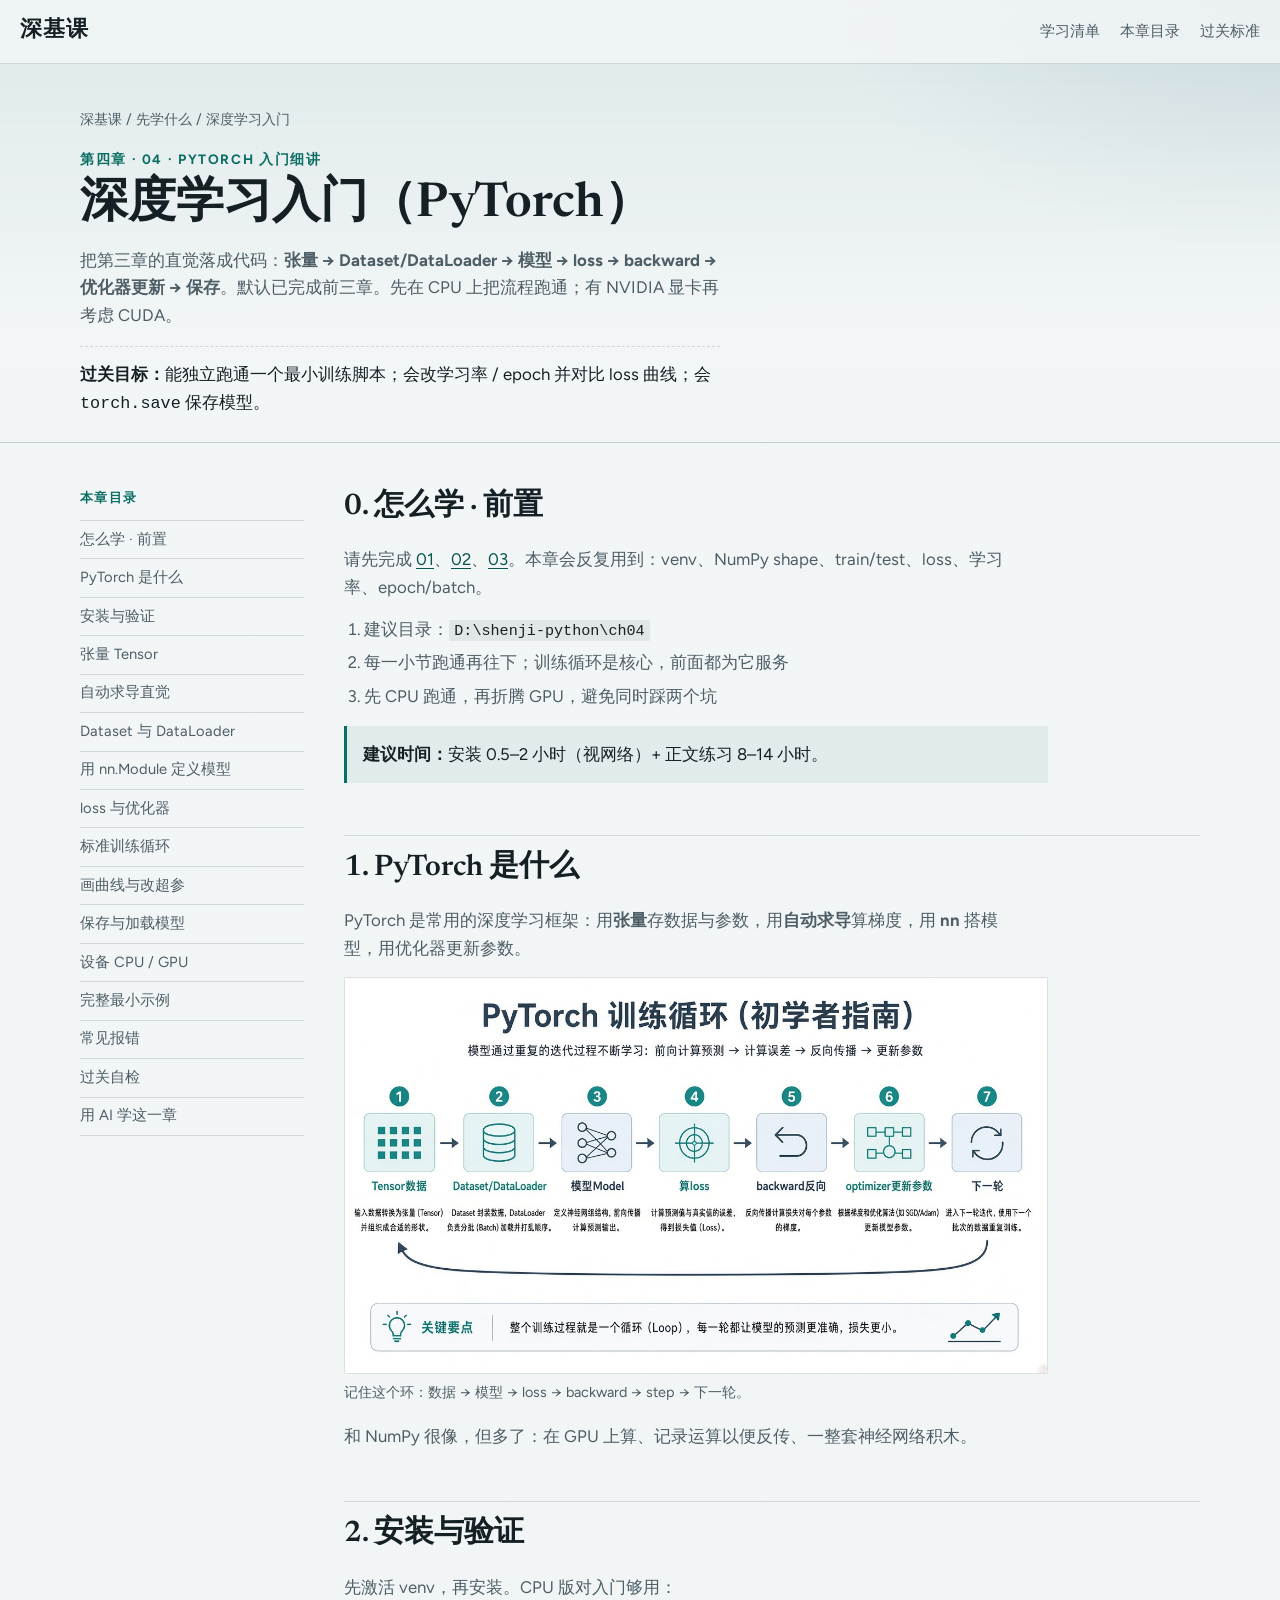
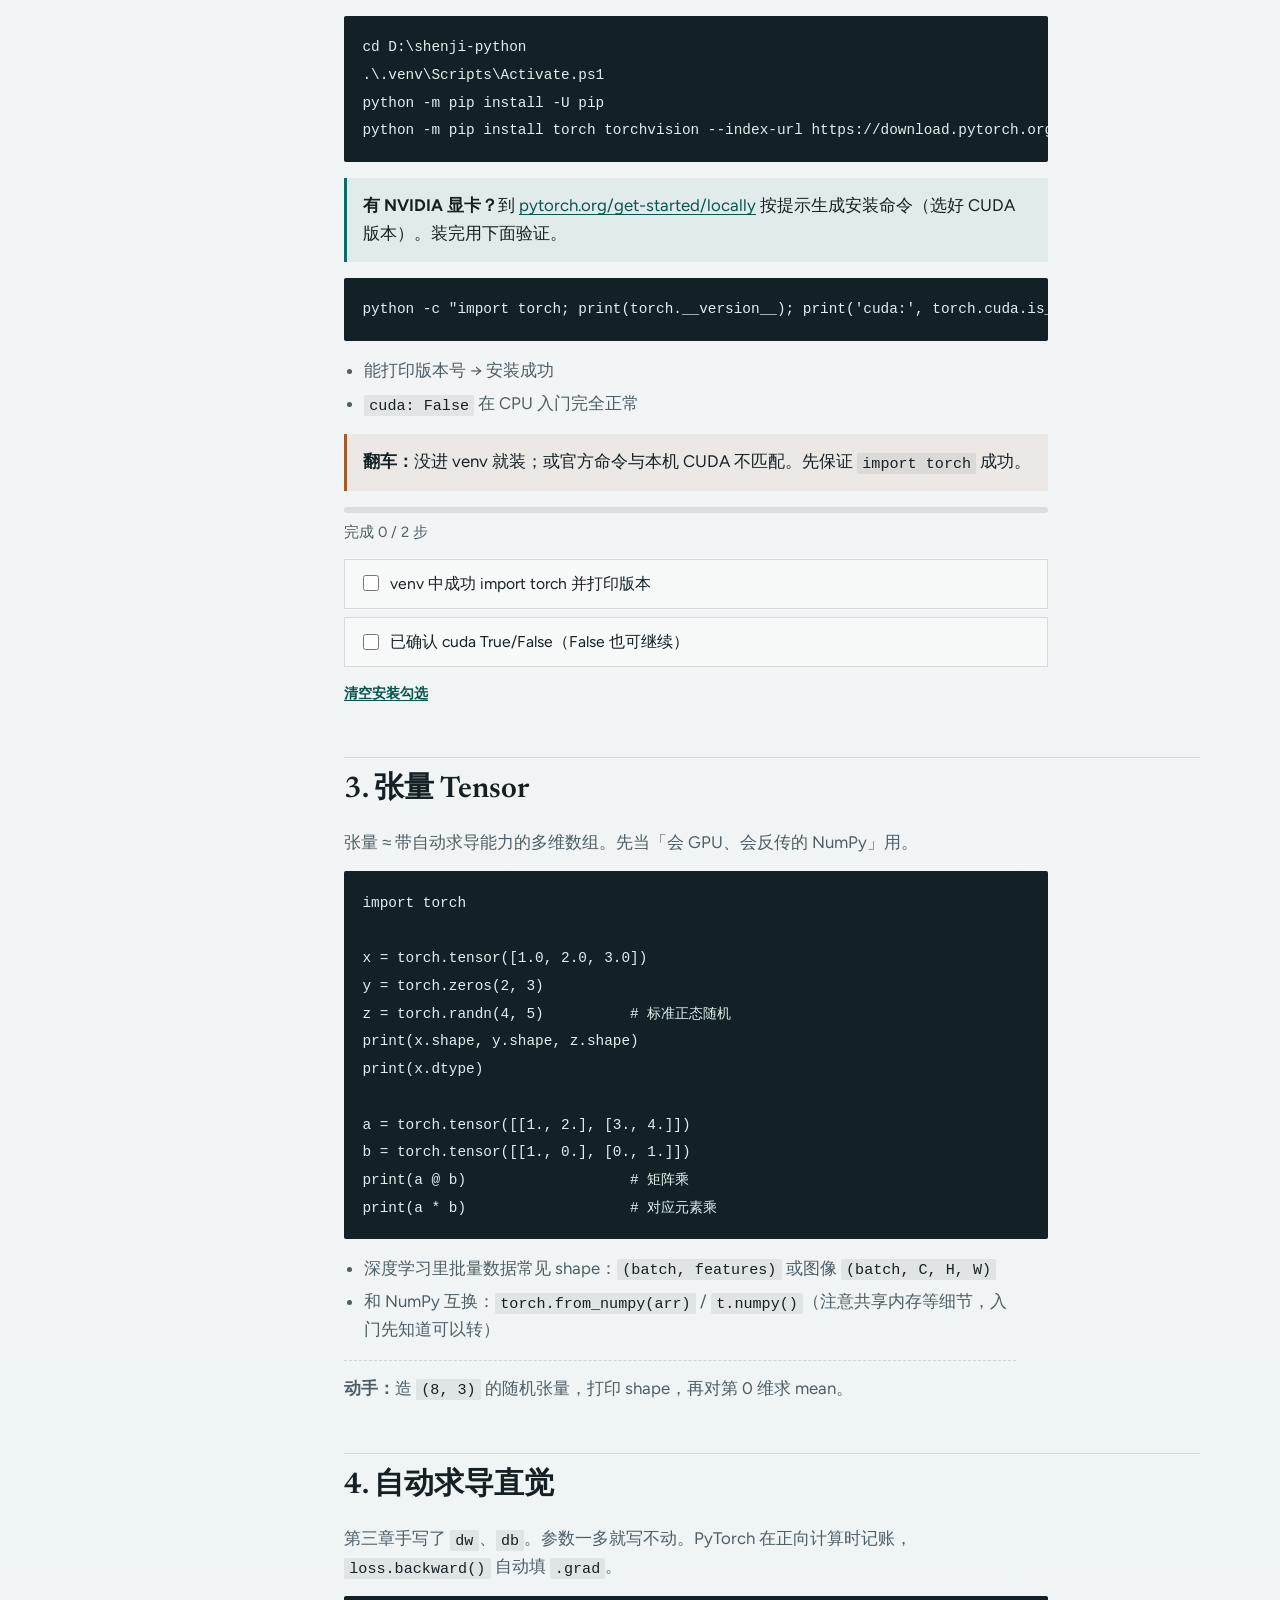
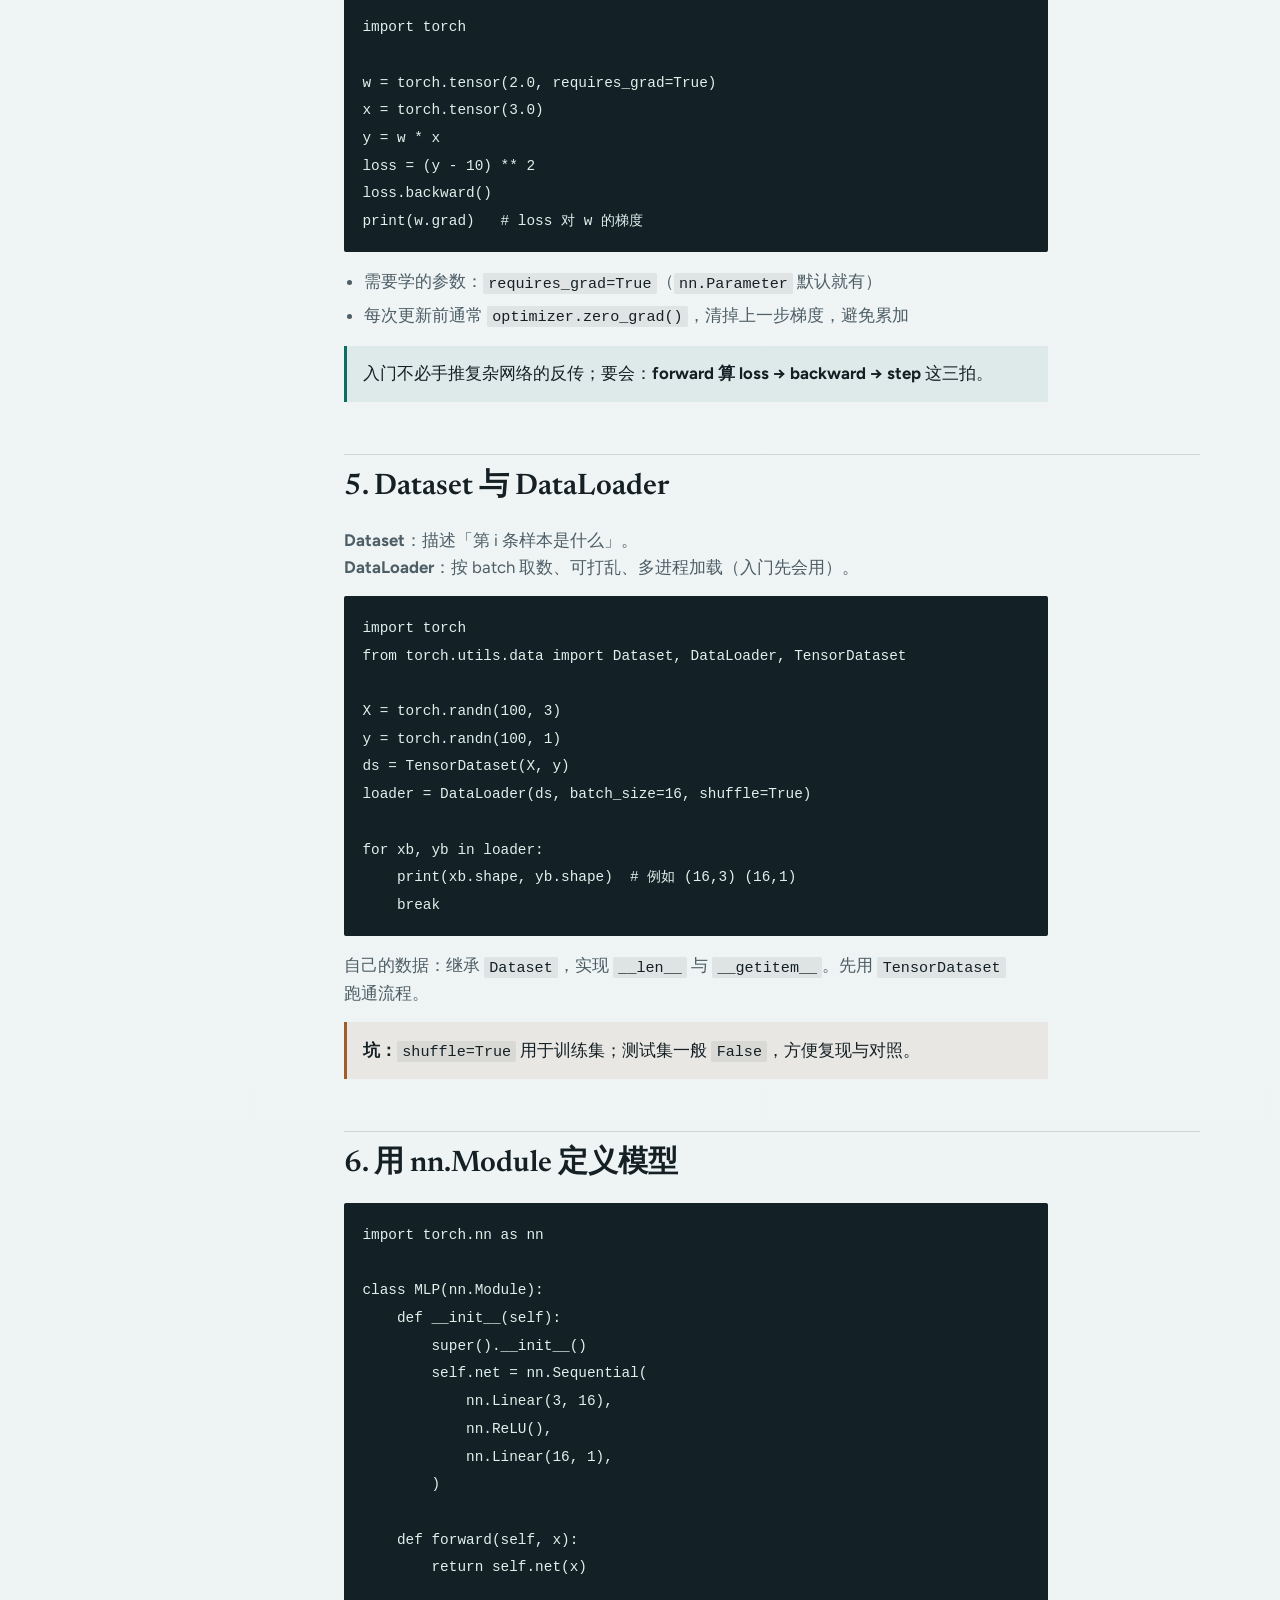
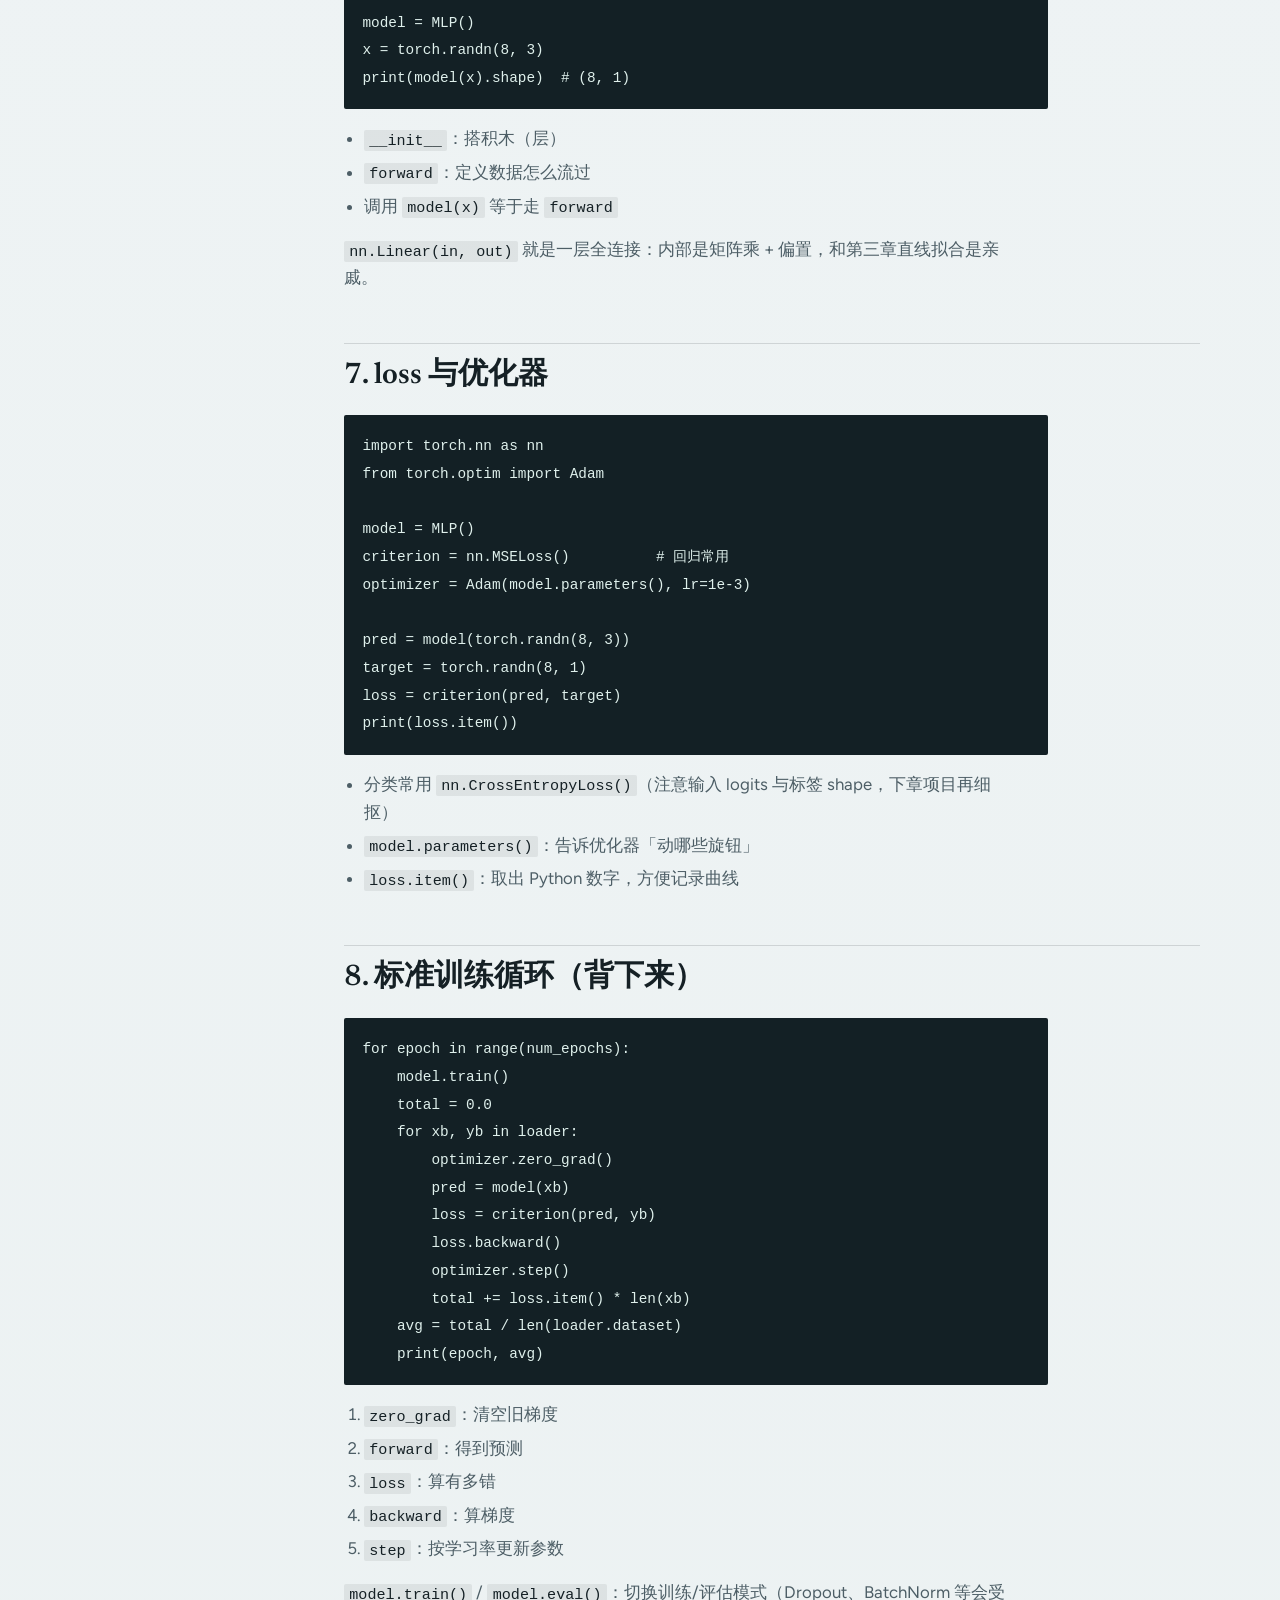
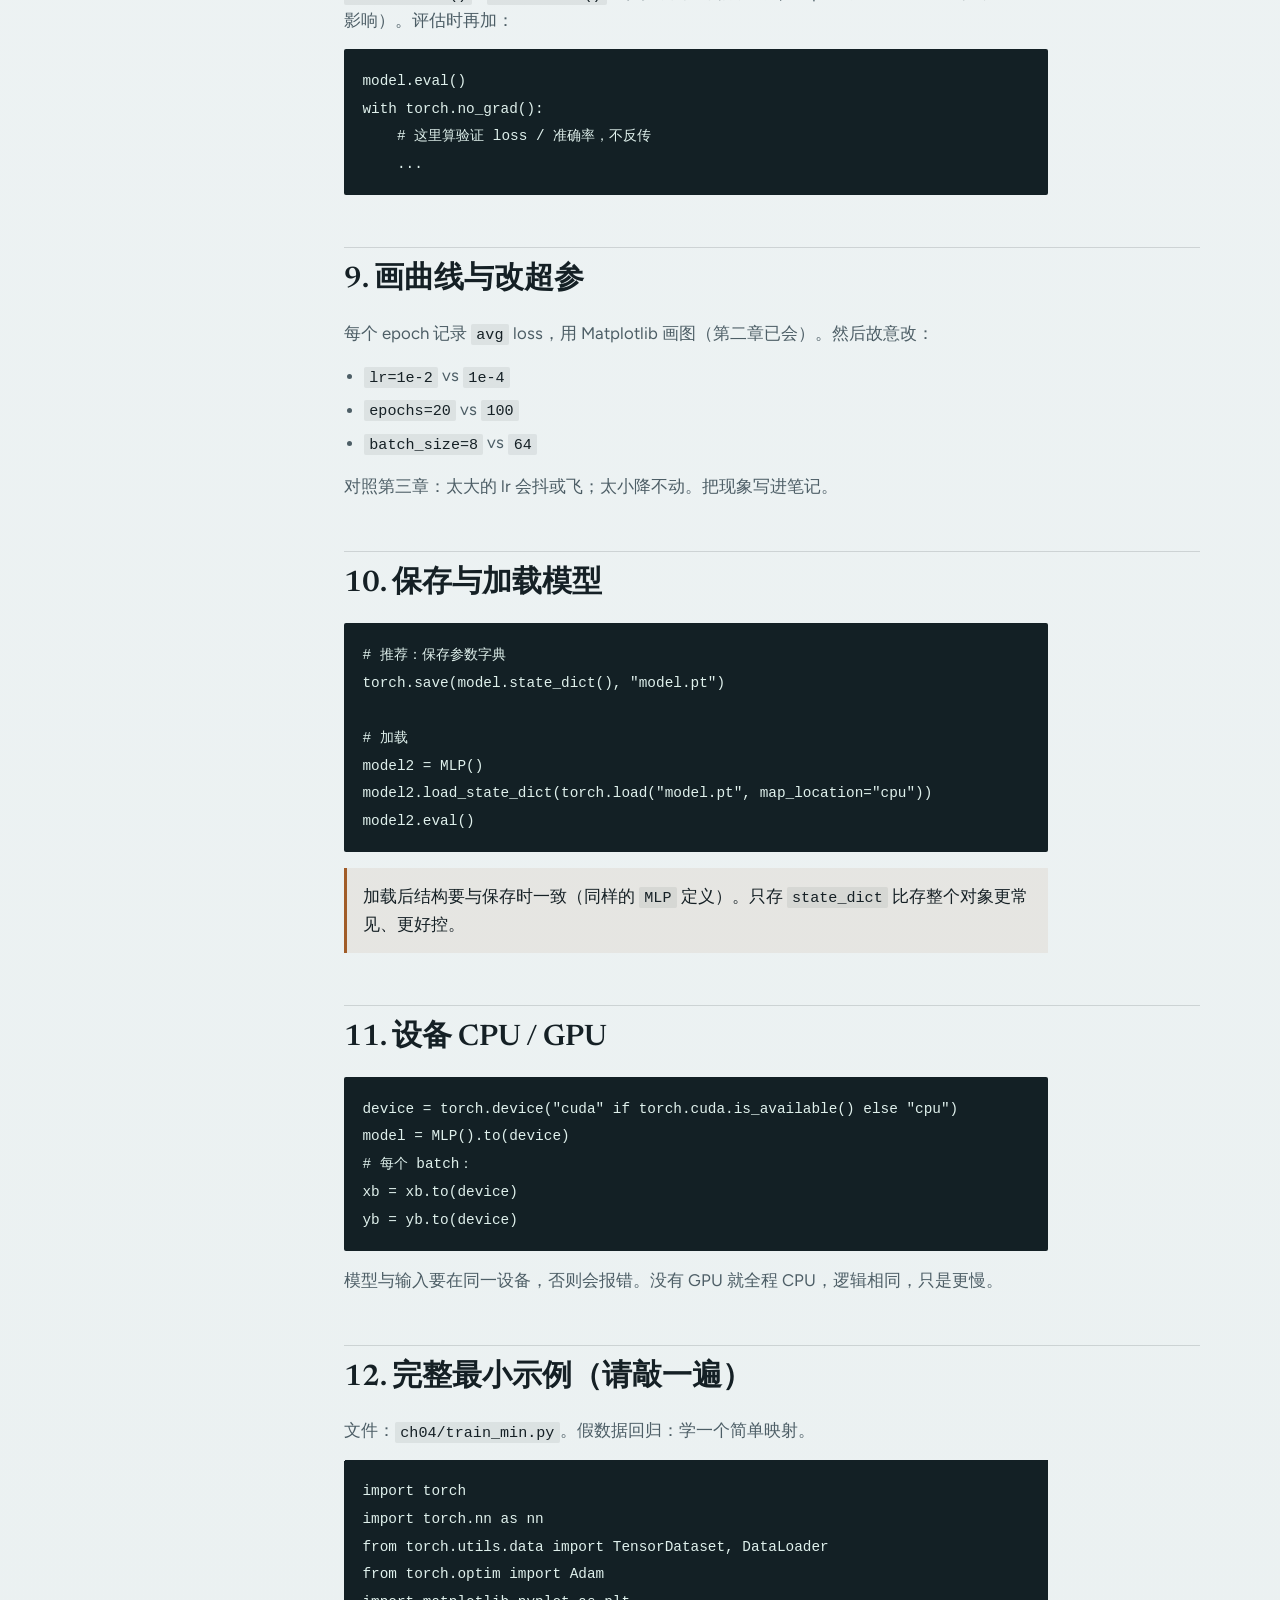
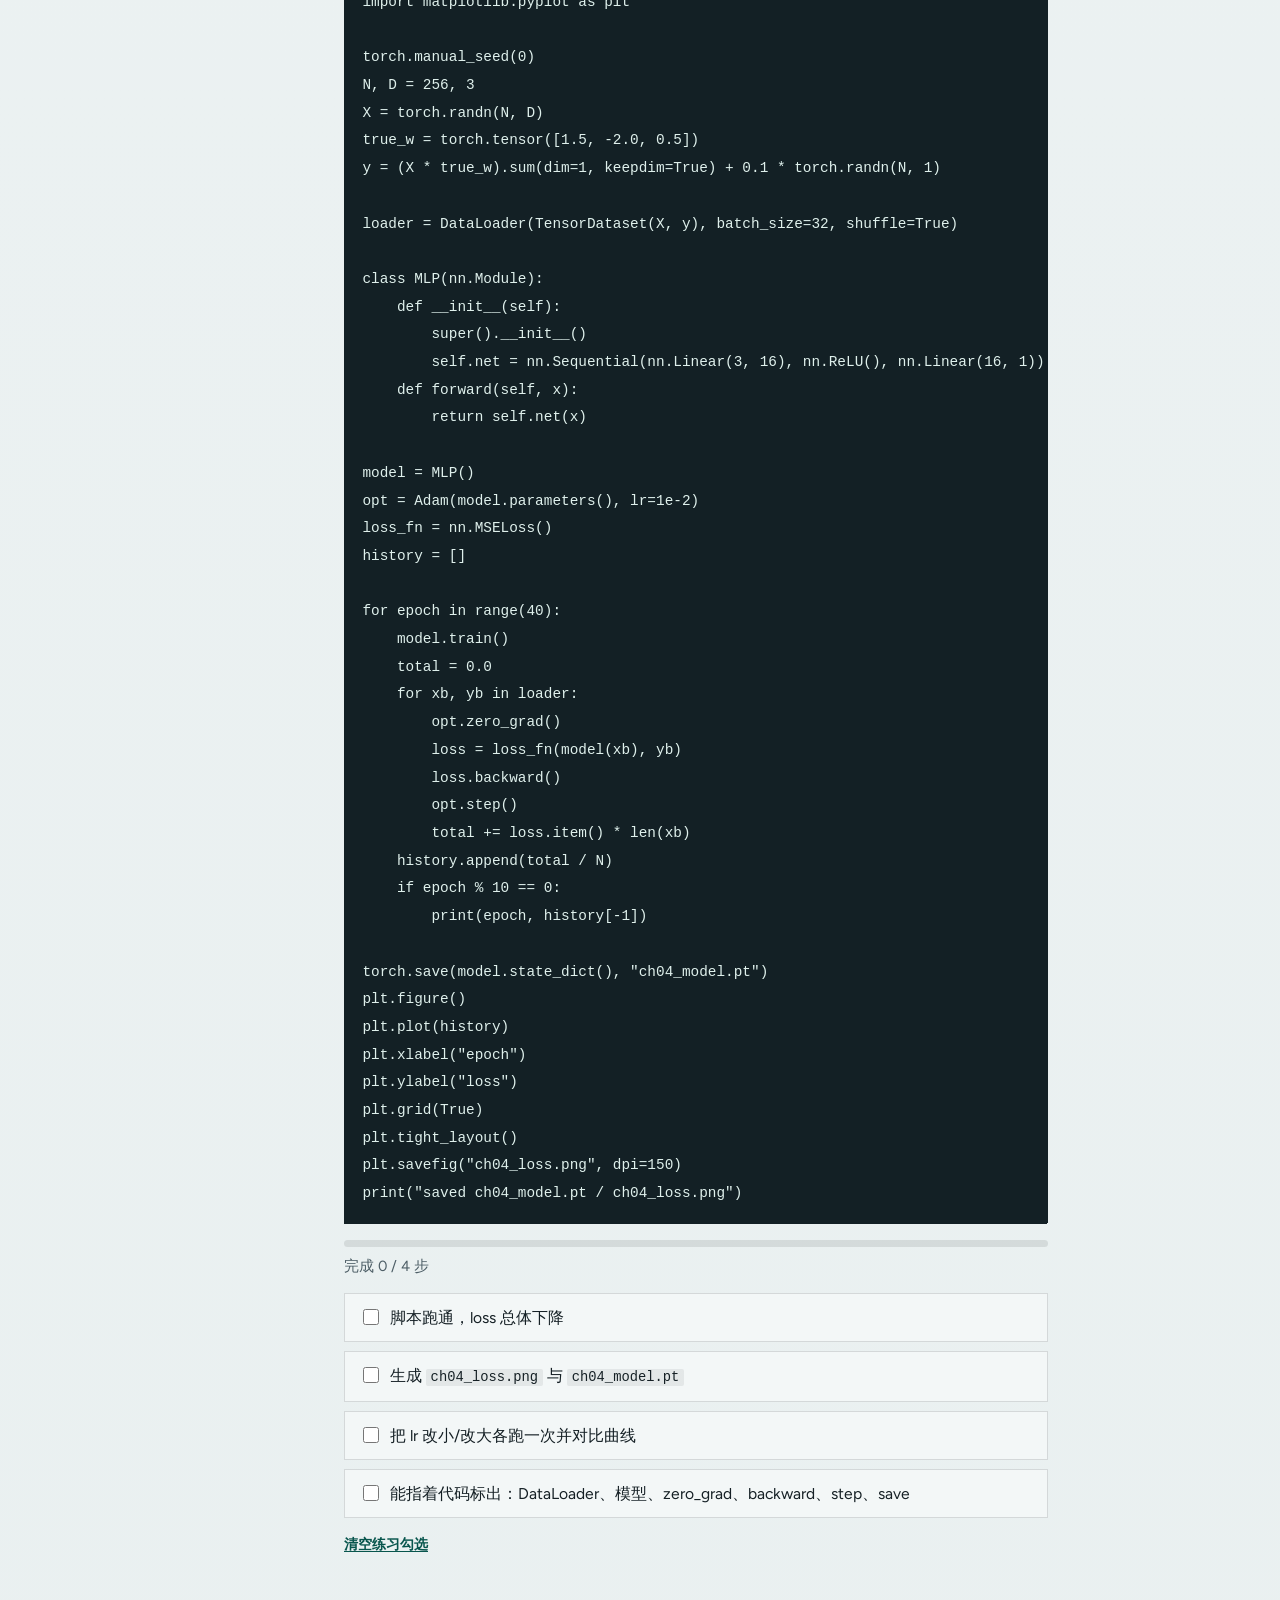
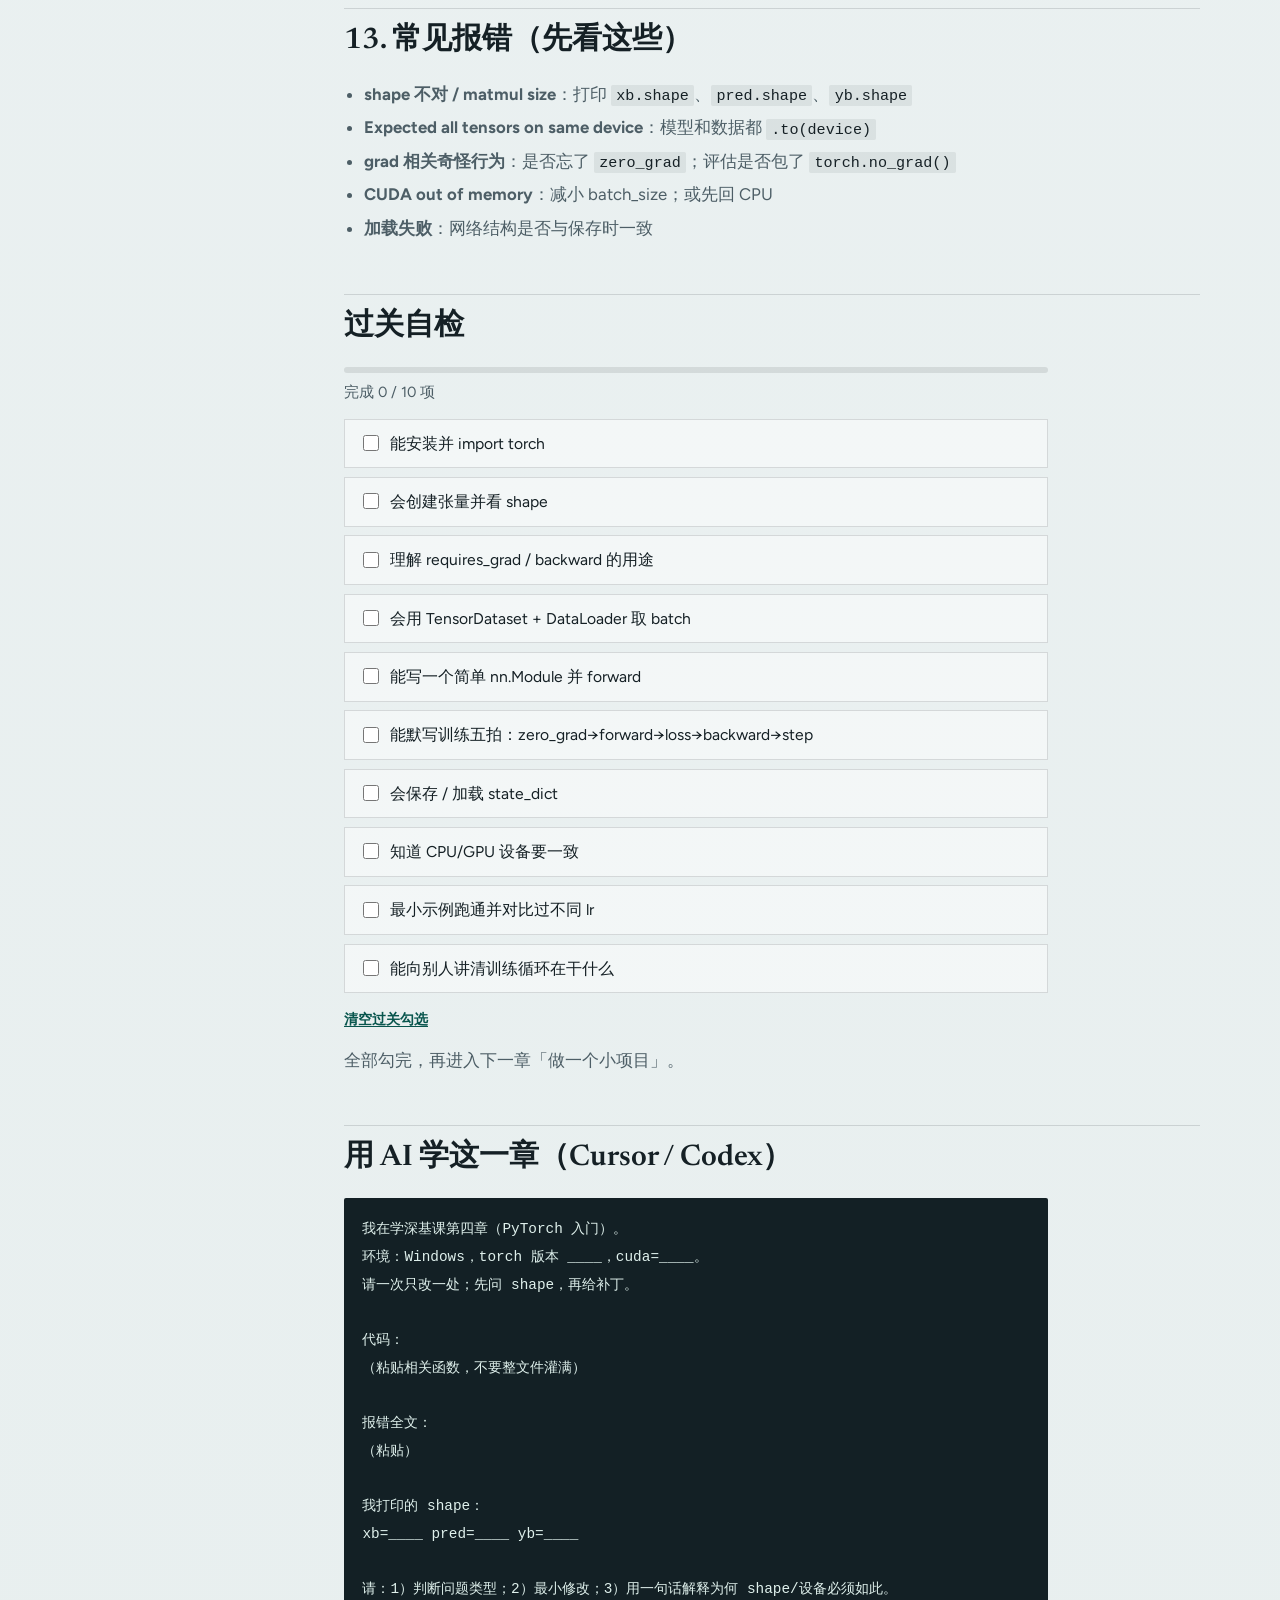
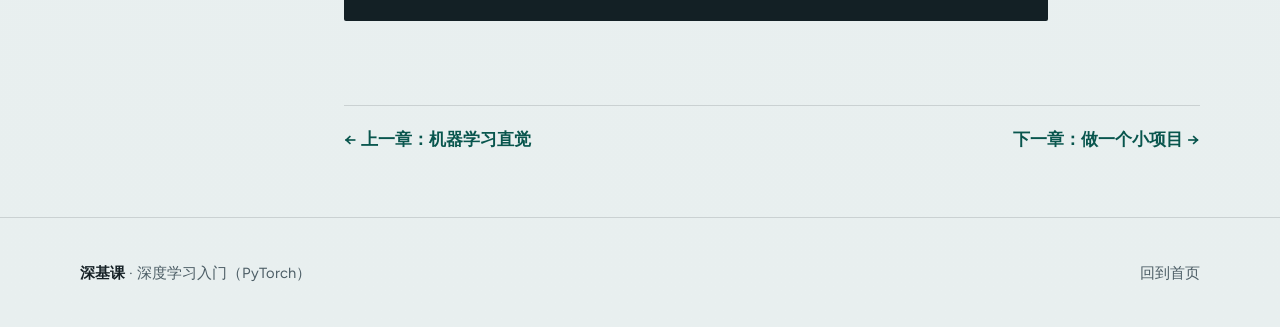
<file: web/pytorch-intro.html>
<!DOCTYPE html>
<html lang="zh-CN">
<head>
  <meta charset="UTF-8" />
  <meta name="viewport" content="width=device-width, initial-scale=1" />
  <title>深度学习入门（PyTorch）· 深基课</title>
  <meta name="description" content="深基课第四章：安装 PyTorch、张量、Dataset/DataLoader、nn.Module、训练循环、保存模型与改超参看曲线。" />
  <link rel="preconnect" href="https://fonts.googleapis.com" />
  <link rel="preconnect" href="https://fonts.gstatic.com" crossorigin />
  <link href="https://fonts.googleapis.com/css2?family=Figtree:wght@400;500;600;700&family=Newsreader:opsz,wght@6..72,500;6..72,600;6..72,700&display=swap" rel="stylesheet" />
  <link rel="stylesheet" href="styles.css" />
</head>
<body class="page-chapter">
  <a class="skip" href="#chapter-main">跳到正文</a>

  <header class="top">
    <a class="brand-mark" href="index.html">深基课</a>
    <nav class="nav" aria-label="页面导航">
      <a href="index.html#learn">学习清单</a>
      <a href="#toc">本章目录</a>
      <a href="#ch-pass">过关标准</a>
    </nav>
  </header>

  <main id="chapter-main">
    <header class="chapter-hero">
      <div class="wrap">
        <p class="crumb"><a href="index.html">深基课</a> / <a href="index.html#learn">先学什么</a> / 深度学习入门</p>
        <p class="section-kicker">第四章 · 04 · PyTorch 入门细讲</p>
        <h1>深度学习入门（PyTorch）</h1>
        <p class="chapter-lead">把第三章的直觉落成代码：<strong>张量 → Dataset/DataLoader → 模型 → loss → backward → 优化器更新 → 保存</strong>。默认已完成前三章。先在 CPU 上把流程跑通；有 NVIDIA 显卡再考虑 CUDA。</p>
        <p class="chapter-goal"><strong>过关目标：</strong>能独立跑通一个最小训练脚本；会改学习率 / epoch 并对比 loss 曲线；会 <code>torch.save</code> 保存模型。</p>
      </div>
    </header>

    <div class="chapter-layout wrap">
      <nav class="toc" id="toc" aria-label="章节目录">
        <p class="toc-title">本章目录</p>
        <ol>
          <li><a href="#ch-0">怎么学 · 前置</a></li>
          <li><a href="#ch-1">PyTorch 是什么</a></li>
          <li><a href="#ch-2">安装与验证</a></li>
          <li><a href="#ch-3">张量 Tensor</a></li>
          <li><a href="#ch-4">自动求导直觉</a></li>
          <li><a href="#ch-5">Dataset 与 DataLoader</a></li>
          <li><a href="#ch-6">用 nn.Module 定义模型</a></li>
          <li><a href="#ch-7">loss 与优化器</a></li>
          <li><a href="#ch-8">标准训练循环</a></li>
          <li><a href="#ch-9">画曲线与改超参</a></li>
          <li><a href="#ch-10">保存与加载模型</a></li>
          <li><a href="#ch-11">设备 CPU / GPU</a></li>
          <li><a href="#ch-12">完整最小示例</a></li>
          <li><a href="#ch-13">常见报错</a></li>
          <li><a href="#ch-pass">过关自检</a></li>
          <li><a href="#ch-ai">用 AI 学这一章</a></li>
        </ol>
      </nav>

      <article class="prose">

        <section id="ch-0" class="chapter-block reveal">
          <h2>0. 怎么学 · 前置</h2>
          <p>请先完成 <a href="python-basics.html">01</a>、<a href="data-computing.html">02</a>、<a href="ml-intuition.html">03</a>。本章会反复用到：venv、NumPy shape、train/test、loss、学习率、epoch/batch。</p>
          <ol>
            <li>建议目录：<code>D:\shenji-python\ch04</code></li>
            <li>每一小节跑通再往下；训练循环是核心，前面都为它服务</li>
            <li>先 CPU 跑通，再折腾 GPU，避免同时踩两个坑</li>
          </ol>
          <div class="callout">
            <p><strong>建议时间：</strong>安装 0.5–2 小时（视网络）+ 正文练习 8–14 小时。</p>
          </div>
        </section>

        <section id="ch-1" class="chapter-block reveal">
          <h2>1. PyTorch 是什么</h2>
          <p>PyTorch 是常用的深度学习框架：用<strong>张量</strong>存数据与参数，用<strong>自动求导</strong>算梯度，用 <strong>nn</strong> 搭模型，用优化器更新参数。</p>
          <figure class="figure">
            <img src="assets/pytorch-loop.png" alt="PyTorch 训练循环示意" width="1600" height="900" loading="lazy" />
            <figcaption>记住这个环：数据 → 模型 → loss → backward → step → 下一轮。</figcaption>
          </figure>
          <p>和 NumPy 很像，但多了：在 GPU 上算、记录运算以便反传、一整套神经网络积木。</p>
        </section>

        <section id="ch-2" class="chapter-block reveal">
          <h2>2. 安装与验证</h2>
          <p>先激活 venv，再安装。CPU 版对入门够用：</p>
          <pre><code>cd D:\shenji-python
.\.venv\Scripts\Activate.ps1
python -m pip install -U pip
python -m pip install torch torchvision --index-url https://download.pytorch.org/whl/cpu</code></pre>
          <div class="callout">
            <p><strong>有 NVIDIA 显卡？</strong>到 <a href="https://pytorch.org/get-started/locally/" target="_blank" rel="noopener">pytorch.org/get-started/locally</a> 按提示生成安装命令（选好 CUDA 版本）。装完用下面验证。</p>
          </div>
          <pre><code>python -c "import torch; print(torch.__version__); print('cuda:', torch.cuda.is_available())"</code></pre>
          <ul>
            <li>能打印版本号 → 安装成功</li>
            <li><code>cuda: False</code> 在 CPU 入门完全正常</li>
          </ul>
          <div class="callout callout-warn">
            <p><strong>翻车：</strong>没进 venv 就装；或官方命令与本机 CUDA 不匹配。先保证 <code>import torch</code> 成功。</p>
          </div>

          <div class="progress-bar" data-progress-for="pt-install" aria-hidden="true"><div class="progress-fill"></div></div>
          <p class="progress-text" data-progress-text-for="pt-install">完成 0 / 2 步</p>
          <div class="check-panel" data-check-group="pt-install">
            <label class="check-item"><input type="checkbox" data-key="pt-i1" /><span>venv 中成功 import torch 并打印版本</span></label>
            <label class="check-item"><input type="checkbox" data-key="pt-i2" /><span>已确认 cuda True/False（False 也可继续）</span></label>
          </div>
          <p class="panel-actions"><button type="button" class="btn-text" data-reset-group="pt-install">清空安装勾选</button></p>
        </section>

        <section id="ch-3" class="chapter-block reveal">
          <h2>3. 张量 Tensor</h2>
          <p>张量 ≈ 带自动求导能力的多维数组。先当「会 GPU、会反传的 NumPy」用。</p>
          <pre><code>import torch

x = torch.tensor([1.0, 2.0, 3.0])
y = torch.zeros(2, 3)
z = torch.randn(4, 5)          # 标准正态随机
print(x.shape, y.shape, z.shape)
print(x.dtype)

a = torch.tensor([[1., 2.], [3., 4.]])
b = torch.tensor([[1., 0.], [0., 1.]])
print(a @ b)                   # 矩阵乘
print(a * b)                   # 对应元素乘</code></pre>
          <ul>
            <li>深度学习里批量数据常见 shape：<code>(batch, features)</code> 或图像 <code>(batch, C, H, W)</code></li>
            <li>和 NumPy 互换：<code>torch.from_numpy(arr)</code> / <code>t.numpy()</code>（注意共享内存等细节，入门先知道可以转）</li>
          </ul>
          <p class="tip"><strong>动手：</strong>造 <code>(8, 3)</code> 的随机张量，打印 shape，再对第 0 维求 mean。</p>
        </section>

        <section id="ch-4" class="chapter-block reveal">
          <h2>4. 自动求导直觉</h2>
          <p>第三章手写了 <code>dw</code>、<code>db</code>。参数一多就写不动。PyTorch 在正向计算时记账，<code>loss.backward()</code> 自动填 <code>.grad</code>。</p>
          <pre><code>import torch

w = torch.tensor(2.0, requires_grad=True)
x = torch.tensor(3.0)
y = w * x
loss = (y - 10) ** 2
loss.backward()
print(w.grad)   # loss 对 w 的梯度</code></pre>
          <ul>
            <li>需要学的参数：<code>requires_grad=True</code>（<code>nn.Parameter</code> 默认就有）</li>
            <li>每次更新前通常 <code>optimizer.zero_grad()</code>，清掉上一步梯度，避免累加</li>
          </ul>
          <div class="callout">
            <p>入门不必手推复杂网络的反传；要会：<strong>forward 算 loss → backward → step</strong> 这三拍。</p>
          </div>
        </section>

        <section id="ch-5" class="chapter-block reveal">
          <h2>5. Dataset 与 DataLoader</h2>
          <p><strong>Dataset</strong>：描述「第 i 条样本是什么」。<br />
          <strong>DataLoader</strong>：按 batch 取数、可打乱、多进程加载（入门先会用）。</p>
          <pre><code>import torch
from torch.utils.data import Dataset, DataLoader, TensorDataset

X = torch.randn(100, 3)
y = torch.randn(100, 1)
ds = TensorDataset(X, y)
loader = DataLoader(ds, batch_size=16, shuffle=True)

for xb, yb in loader:
    print(xb.shape, yb.shape)  # 例如 (16,3) (16,1)
    break</code></pre>
          <p>自己的数据：继承 <code>Dataset</code>，实现 <code>__len__</code> 与 <code>__getitem__</code>。先用 <code>TensorDataset</code> 跑通流程。</p>
          <div class="callout callout-warn">
            <p><strong>坑：</strong><code>shuffle=True</code> 用于训练集；测试集一般 <code>False</code>，方便复现与对照。</p>
          </div>
        </section>

        <section id="ch-6" class="chapter-block reveal">
          <h2>6. 用 nn.Module 定义模型</h2>
          <pre><code>import torch.nn as nn

class MLP(nn.Module):
    def __init__(self):
        super().__init__()
        self.net = nn.Sequential(
            nn.Linear(3, 16),
            nn.ReLU(),
            nn.Linear(16, 1),
        )

    def forward(self, x):
        return self.net(x)

model = MLP()
x = torch.randn(8, 3)
print(model(x).shape)  # (8, 1)</code></pre>
          <ul>
            <li><code>__init__</code>：搭积木（层）</li>
            <li><code>forward</code>：定义数据怎么流过</li>
            <li>调用 <code>model(x)</code> 等于走 <code>forward</code></li>
          </ul>
          <p><code>nn.Linear(in, out)</code> 就是一层全连接：内部是矩阵乘 + 偏置，和第三章直线拟合是亲戚。</p>
        </section>

        <section id="ch-7" class="chapter-block reveal">
          <h2>7. loss 与优化器</h2>
          <pre><code>import torch.nn as nn
from torch.optim import Adam

model = MLP()
criterion = nn.MSELoss()          # 回归常用
optimizer = Adam(model.parameters(), lr=1e-3)

pred = model(torch.randn(8, 3))
target = torch.randn(8, 1)
loss = criterion(pred, target)
print(loss.item())</code></pre>
          <ul>
            <li>分类常用 <code>nn.CrossEntropyLoss()</code>（注意输入 logits 与标签 shape，下章项目再细抠）</li>
            <li><code>model.parameters()</code>：告诉优化器「动哪些旋钮」</li>
            <li><code>loss.item()</code>：取出 Python 数字，方便记录曲线</li>
          </ul>
        </section>

        <section id="ch-8" class="chapter-block reveal">
          <h2>8. 标准训练循环（背下来）</h2>
          <pre><code>for epoch in range(num_epochs):
    model.train()
    total = 0.0
    for xb, yb in loader:
        optimizer.zero_grad()
        pred = model(xb)
        loss = criterion(pred, yb)
        loss.backward()
        optimizer.step()
        total += loss.item() * len(xb)
    avg = total / len(loader.dataset)
    print(epoch, avg)</code></pre>
          <ol>
            <li><code>zero_grad</code>：清空旧梯度</li>
            <li><code>forward</code>：得到预测</li>
            <li><code>loss</code>：算有多错</li>
            <li><code>backward</code>：算梯度</li>
            <li><code>step</code>：按学习率更新参数</li>
          </ol>
          <p><code>model.train()</code> / <code>model.eval()</code>：切换训练/评估模式（Dropout、BatchNorm 等会受影响）。评估时再加：</p>
          <pre><code>model.eval()
with torch.no_grad():
    # 这里算验证 loss / 准确率，不反传
    ...</code></pre>
        </section>

        <section id="ch-9" class="chapter-block reveal">
          <h2>9. 画曲线与改超参</h2>
          <p>每个 epoch 记录 <code>avg</code> loss，用 Matplotlib 画图（第二章已会）。然后故意改：</p>
          <ul>
            <li><code>lr=1e-2</code> vs <code>1e-4</code></li>
            <li><code>epochs=20</code> vs <code>100</code></li>
            <li><code>batch_size=8</code> vs <code>64</code></li>
          </ul>
          <p>对照第三章：太大的 lr 会抖或飞；太小降不动。把现象写进笔记。</p>
        </section>

        <section id="ch-10" class="chapter-block reveal">
          <h2>10. 保存与加载模型</h2>
          <pre><code># 推荐：保存参数字典
torch.save(model.state_dict(), "model.pt")

# 加载
model2 = MLP()
model2.load_state_dict(torch.load("model.pt", map_location="cpu"))
model2.eval()</code></pre>
          <div class="callout callout-warn">
            <p>加载后结构要与保存时一致（同样的 <code>MLP</code> 定义）。只存 <code>state_dict</code> 比存整个对象更常见、更好控。</p>
          </div>
        </section>

        <section id="ch-11" class="chapter-block reveal">
          <h2>11. 设备 CPU / GPU</h2>
          <pre><code>device = torch.device("cuda" if torch.cuda.is_available() else "cpu")
model = MLP().to(device)
# 每个 batch：
xb = xb.to(device)
yb = yb.to(device)</code></pre>
          <p>模型与输入要在同一设备，否则会报错。没有 GPU 就全程 CPU，逻辑相同，只是更慢。</p>
        </section>

        <section id="ch-12" class="chapter-block reveal">
          <h2>12. 完整最小示例（请敲一遍）</h2>
          <p>文件：<code>ch04/train_min.py</code>。假数据回归：学一个简单映射。</p>
          <pre><code>import torch
import torch.nn as nn
from torch.utils.data import TensorDataset, DataLoader
from torch.optim import Adam
import matplotlib.pyplot as plt

torch.manual_seed(0)
N, D = 256, 3
X = torch.randn(N, D)
true_w = torch.tensor([1.5, -2.0, 0.5])
y = (X * true_w).sum(dim=1, keepdim=True) + 0.1 * torch.randn(N, 1)

loader = DataLoader(TensorDataset(X, y), batch_size=32, shuffle=True)

class MLP(nn.Module):
    def __init__(self):
        super().__init__()
        self.net = nn.Sequential(nn.Linear(3, 16), nn.ReLU(), nn.Linear(16, 1))
    def forward(self, x):
        return self.net(x)

model = MLP()
opt = Adam(model.parameters(), lr=1e-2)
loss_fn = nn.MSELoss()
history = []

for epoch in range(40):
    model.train()
    total = 0.0
    for xb, yb in loader:
        opt.zero_grad()
        loss = loss_fn(model(xb), yb)
        loss.backward()
        opt.step()
        total += loss.item() * len(xb)
    history.append(total / N)
    if epoch % 10 == 0:
        print(epoch, history[-1])

torch.save(model.state_dict(), "ch04_model.pt")
plt.figure()
plt.plot(history)
plt.xlabel("epoch")
plt.ylabel("loss")
plt.grid(True)
plt.tight_layout()
plt.savefig("ch04_loss.png", dpi=150)
print("saved ch04_model.pt / ch04_loss.png")</code></pre>

          <div class="progress-bar" data-progress-for="pt-lab" aria-hidden="true"><div class="progress-fill"></div></div>
          <p class="progress-text" data-progress-text-for="pt-lab">完成 0 / 4 步</p>
          <div class="check-panel" data-check-group="pt-lab">
            <label class="check-item"><input type="checkbox" data-key="pt-l1" /><span>脚本跑通，loss 总体下降</span></label>
            <label class="check-item"><input type="checkbox" data-key="pt-l2" /><span>生成 <code>ch04_loss.png</code> 与 <code>ch04_model.pt</code></span></label>
            <label class="check-item"><input type="checkbox" data-key="pt-l3" /><span>把 lr 改小/改大各跑一次并对比曲线</span></label>
            <label class="check-item"><input type="checkbox" data-key="pt-l4" /><span>能指着代码标出：DataLoader、模型、zero_grad、backward、step、save</span></label>
          </div>
          <p class="panel-actions"><button type="button" class="btn-text" data-reset-group="pt-lab">清空练习勾选</button></p>
        </section>

        <section id="ch-13" class="chapter-block reveal">
          <h2>13. 常见报错（先看这些）</h2>
          <ul>
            <li><strong>shape 不对 / matmul size</strong>：打印 <code>xb.shape</code>、<code>pred.shape</code>、<code>yb.shape</code></li>
            <li><strong>Expected all tensors on same device</strong>：模型和数据都 <code>.to(device)</code></li>
            <li><strong>grad 相关奇怪行为</strong>：是否忘了 <code>zero_grad</code>；评估是否包了 <code>torch.no_grad()</code></li>
            <li><strong>CUDA out of memory</strong>：减小 batch_size；或先回 CPU</li>
            <li><strong>加载失败</strong>：网络结构是否与保存时一致</li>
          </ul>
        </section>

        <section id="ch-pass" class="chapter-block reveal">
          <h2>过关自检</h2>
          <div class="progress-bar" data-progress-for="pt-pass" aria-hidden="true"><div class="progress-fill"></div></div>
          <p class="progress-text" data-progress-text-for="pt-pass">完成 0 / 10 项</p>
          <div class="check-panel" data-check-group="pt-pass">
            <label class="check-item"><input type="checkbox" data-key="pt-p1" /><span>能安装并 import torch</span></label>
            <label class="check-item"><input type="checkbox" data-key="pt-p2" /><span>会创建张量并看 shape</span></label>
            <label class="check-item"><input type="checkbox" data-key="pt-p3" /><span>理解 requires_grad / backward 的用途</span></label>
            <label class="check-item"><input type="checkbox" data-key="pt-p4" /><span>会用 TensorDataset + DataLoader 取 batch</span></label>
            <label class="check-item"><input type="checkbox" data-key="pt-p5" /><span>能写一个简单 nn.Module 并 forward</span></label>
            <label class="check-item"><input type="checkbox" data-key="pt-p6" /><span>能默写训练五拍：zero_grad→forward→loss→backward→step</span></label>
            <label class="check-item"><input type="checkbox" data-key="pt-p7" /><span>会保存 / 加载 state_dict</span></label>
            <label class="check-item"><input type="checkbox" data-key="pt-p8" /><span>知道 CPU/GPU 设备要一致</span></label>
            <label class="check-item"><input type="checkbox" data-key="pt-p9" /><span>最小示例跑通并对比过不同 lr</span></label>
            <label class="check-item"><input type="checkbox" data-key="pt-p10" /><span>能向别人讲清训练循环在干什么</span></label>
          </div>
          <p class="panel-actions"><button type="button" class="btn-text" data-reset-group="pt-pass">清空过关勾选</button></p>
          <p>全部勾完，再进入下一章「做一个小项目」。</p>
        </section>

        <section id="ch-ai" class="chapter-block reveal">
          <h2>用 AI 学这一章（Cursor / Codex）</h2>
          <pre><code>我在学深基课第四章（PyTorch 入门）。
环境：Windows，torch 版本 ____，cuda=____。
请一次只改一处；先问 shape，再给补丁。

代码：
（粘贴相关函数，不要整文件灌满）

报错全文：
（粘贴）

我打印的 shape：
xb=____ pred=____ yb=____

请：1）判断问题类型；2）最小修改；3）用一句话解释为何 shape/设备必须如此。</code></pre>
        </section>

        <nav class="chapter-pager" aria-label="章节翻页">
          <a class="pager-link" href="ml-intuition.html">← 上一章：机器学习直觉</a>
          <a class="pager-link" href="project-mini.html">下一章：做一个小项目 →</a>
        </nav>
      </article>
    </div>
  </main>

  <footer class="foot">
    <div class="wrap foot-inner">
      <p><span class="brand-inline">深基课</span> · 深度学习入门（PyTorch）</p>
      <p class="muted"><a href="index.html">回到首页</a></p>
    </div>
  </footer>

  <script src="main.js"></script>
</body>
</html>
</file>
<file: web/styles.css>
:root {
  --bg: #eef3f4;
  --bg-tint: #e2ecea;
  --ink: #152025;
  --muted: #4d5e66;
  --line: rgba(21, 32, 37, 0.14);
  --accent: #0b6e64;
  --accent-deep: #08554d;
  --surface: rgba(255, 255, 255, 0.55);
  --hero-ink: #f4f8f7;
  --radius: 2px;
  --font-display: "Newsreader", "Songti SC", "Noto Serif SC", serif;
  --font-body: "Figtree", "PingFang SC", "Microsoft YaHei", sans-serif;
  --measure: 38rem;
  --wrap: min(1120px, calc(100% - 2.5rem));
}

*,
*::before,
*::after {
  box-sizing: border-box;
}

html {
  scroll-behavior: smooth;
}

body {
  margin: 0;
  font-family: var(--font-body);
  color: var(--ink);
  background:
    radial-gradient(1200px 600px at 10% -10%, #d7e8e4 0%, transparent 55%),
    radial-gradient(900px 500px at 100% 0%, #dce4ea 0%, transparent 50%),
    linear-gradient(180deg, #f3f6f7 0%, var(--bg) 40%, #e8efef 100%);
  line-height: 1.65;
  font-size: 1.05rem;
  text-rendering: optimizeLegibility;
}

img {
  max-width: 100%;
  display: block;
}

a {
  color: inherit;
}

.skip {
  position: absolute;
  left: -999px;
  top: 0;
  background: #fff;
  padding: 0.5rem 1rem;
  z-index: 20;
}

.skip:focus {
  left: 1rem;
  top: 1rem;
}

.wrap {
  width: var(--wrap);
  margin-inline: auto;
}

.top {
  position: sticky;
  top: 0;
  z-index: 10;
  display: flex;
  align-items: center;
  justify-content: space-between;
  gap: 1rem;
  padding: 0.85rem 1.25rem;
  backdrop-filter: blur(10px);
  background: rgba(238, 243, 244, 0.82);
  border-bottom: 1px solid var(--line);
}

.brand-mark {
  font-family: var(--font-display);
  font-weight: 600;
  font-size: 1.35rem;
  letter-spacing: 0.04em;
  text-decoration: none;
}

.nav {
  display: flex;
  gap: 1.25rem;
  flex-wrap: wrap;
  font-size: 0.92rem;
}

.nav a {
  text-decoration: none;
  color: var(--muted);
  position: relative;
}

.nav a::after {
  content: "";
  position: absolute;
  left: 0;
  bottom: -0.2rem;
  width: 100%;
  height: 1px;
  background: var(--accent);
  transform: scaleX(0);
  transform-origin: left;
  transition: transform 220ms ease;
}

.nav a:hover,
.nav a:focus-visible {
  color: var(--ink);
}

.nav a:hover::after,
.nav a:focus-visible::after {
  transform: scaleX(1);
}

.hero {
  position: relative;
  min-height: 100svh;
  display: grid;
  align-items: end;
  overflow: hidden;
  color: var(--hero-ink);
}

.hero-media {
  position: absolute;
  inset: 0;
}

.hero-media img {
  width: 100%;
  height: 100%;
  object-fit: cover;
  transform: scale(1.06);
  animation: hero-drift 18s ease-out forwards;
}

@keyframes hero-drift {
  to {
    transform: scale(1);
  }
}

.hero-veil {
  position: absolute;
  inset: 0;
  background:
    linear-gradient(90deg, rgba(10, 22, 24, 0.78) 0%, rgba(10, 22, 24, 0.45) 48%, rgba(10, 22, 24, 0.2) 100%),
    linear-gradient(0deg, rgba(8, 18, 20, 0.72) 0%, rgba(8, 18, 20, 0.15) 42%, transparent 70%);
}

.hero-copy {
  position: relative;
  z-index: 1;
  width: var(--wrap);
  margin: 0 auto 4.5rem;
  padding-top: 6rem;
  animation: rise 900ms cubic-bezier(0.2, 0.7, 0.2, 1) both;
}

@keyframes rise {
  from {
    opacity: 0;
    transform: translateY(18px);
  }
  to {
    opacity: 1;
    transform: translateY(0);
  }
}

.brand {
  margin: 0 0 0.85rem;
  font-family: var(--font-display);
  font-size: clamp(2.8rem, 7vw, 5rem);
  font-weight: 600;
  letter-spacing: 0.06em;
  line-height: 1;
}

.hero h1 {
  margin: 0 0 1rem;
  max-width: 14ch;
  font-family: var(--font-display);
  font-size: clamp(1.7rem, 3.4vw, 2.55rem);
  font-weight: 550;
  line-height: 1.25;
}

.lede {
  margin: 0 0 1.75rem;
  max-width: 34rem;
  font-size: 1.08rem;
  color: rgba(244, 248, 247, 0.86);
}

.cta-row {
  display: flex;
  flex-wrap: wrap;
  gap: 0.75rem 1rem;
}

.btn {
  display: inline-flex;
  align-items: center;
  justify-content: center;
  min-height: 2.85rem;
  padding: 0.65rem 1.2rem;
  border: 1px solid transparent;
  border-radius: var(--radius);
  text-decoration: none;
  font-weight: 600;
  font-size: 0.98rem;
  transition: background 180ms ease, color 180ms ease, border-color 180ms ease, transform 180ms ease;
}

.btn:active {
  transform: translateY(1px);
}

.btn-primary {
  background: #dff3ef;
  color: var(--accent-deep);
}

.btn-primary:hover,
.btn-primary:focus-visible {
  background: #fff;
}

.btn-ghost {
  border-color: rgba(244, 248, 247, 0.45);
  color: var(--hero-ink);
  background: transparent;
}

.btn-ghost:hover,
.btn-ghost:focus-visible {
  border-color: #fff;
  background: rgba(255, 255, 255, 0.08);
}

.band {
  padding: 5rem 0 4.5rem;
  border-top: 1px solid var(--line);
}

.band-tint {
  background: linear-gradient(180deg, var(--bg-tint), transparent 70%);
}

.intro {
  padding-top: 3.5rem;
}

.site-guide {
  list-style: none;
  margin: 2rem 0 1.25rem;
  padding: 0;
  display: grid;
  gap: 1.15rem;
  max-width: 46rem;
}

.site-guide li {
  display: grid;
  grid-template-columns: auto 1fr;
  gap: 0.9rem 1.1rem;
  align-items: start;
  padding-bottom: 1.1rem;
  border-bottom: 1px solid var(--line);
}

.site-guide li:last-child {
  border-bottom: 0;
  padding-bottom: 0;
}

.site-guide-num {
  font-family: var(--font-display);
  font-size: 1.15rem;
  font-weight: 700;
  color: var(--accent);
  line-height: 1.3;
  padding-top: 0.15rem;
}

.site-guide h3 {
  margin: 0 0 0.35rem;
  font-size: 1.12rem;
  font-weight: 650;
}

.site-guide p {
  margin: 0;
  color: var(--muted);
  line-height: 1.65;
  font-size: 0.98rem;
}

.site-guide-foot {
  margin: 1.75rem 0 0;
  padding-top: 1.25rem;
  border-top: 1px solid var(--line);
  color: var(--muted);
}

.sister-list {
  list-style: none;
  margin: 2rem 0 0;
  padding: 0;
  display: grid;
  gap: 0.75rem;
  max-width: 46rem;
}

.sister-list > li {
  border-top: 1px solid var(--line);
}

.sister-list > li:first-child {
  border-top: 0;
}

.sister-hit {
  display: block;
  padding: 1rem 0;
  text-decoration: none;
  color: inherit;
  transition: color 0.15s ease;
}

.sister-hit:hover .sister-name {
  color: var(--accent);
}

.sister-current {
  padding: 1rem 0;
}

.sister-name {
  margin: 0 0 0.3rem;
  font-size: 1.08rem;
  font-weight: 650;
}

.sister-tag {
  margin-left: 0.45rem;
  font-size: 0.72rem;
  font-weight: 700;
  letter-spacing: 0.06em;
  color: var(--accent);
  vertical-align: middle;
}

.sister-desc {
  margin: 0 0 0.25rem;
  color: var(--muted);
  line-height: 1.55;
  font-size: 0.95rem;
}

.sister-url {
  margin: 0;
  font-size: 0.82rem;
  color: var(--muted);
  opacity: 0.85;
  font-family: ui-monospace, Consolas, monospace;
}

.section-kicker {
  margin: 0 0 0.5rem;
  color: var(--accent);
  font-size: 0.85rem;
  font-weight: 700;
  letter-spacing: 0.12em;
  text-transform: uppercase;
}

.band h2 {
  margin: 0 0 0.85rem;
  font-family: var(--font-display);
  font-size: clamp(1.9rem, 3vw, 2.6rem);
  font-weight: 600;
  line-height: 1.2;
}

.section-lead,
.measure {
  max-width: var(--measure);
  color: var(--muted);
}

.section-lead {
  margin: 0;
  max-width: 36rem;
  color: var(--muted);
}

/* —— 学习清单布局 —— */
.learn-band {
  padding-top: 4.25rem;
}

.learn-head {
  display: flex;
  align-items: flex-end;
  justify-content: space-between;
  gap: 1.5rem;
  margin-bottom: 2.25rem;
  padding-bottom: 1.5rem;
  border-bottom: 1px solid var(--line);
}

.learn-head .section-lead {
  margin-top: 0.65rem;
}

.learn-count {
  margin: 0;
  font-family: var(--font-display);
  color: var(--muted);
  font-size: 0.95rem;
  letter-spacing: 0.04em;
  white-space: nowrap;
}

.learn-count span {
  display: block;
  font-size: clamp(2.4rem, 5vw, 3.4rem);
  line-height: 1;
  color: var(--accent);
  font-weight: 600;
}

.learn-stages {
  display: grid;
  gap: 2.75rem;
}

.learn-stage-head {
  margin-bottom: 1rem;
}

.learn-stage-label {
  margin: 0 0 0.35rem;
  font-size: 0.82rem;
  font-weight: 700;
  letter-spacing: 0.12em;
  text-transform: uppercase;
  color: var(--accent);
}

.learn-stage-desc {
  margin: 0;
  max-width: 40rem;
  color: var(--muted);
  font-size: 0.98rem;
}

.path-grid {
  list-style: none;
  margin: 0;
  padding: 0;
  display: grid;
  grid-template-columns: repeat(2, minmax(0, 1fr));
  gap: 0.75rem;
}

.path-grid-3 {
  grid-template-columns: repeat(3, minmax(0, 1fr));
}

.path-span {
  grid-column: 1 / -1;
}

.path-tile {
  display: grid;
  grid-template-columns: auto 1fr auto;
  gap: 0.85rem;
  align-items: center;
  min-height: 5.25rem;
  padding: 1rem 1.1rem;
  text-decoration: none;
  border: 1px solid var(--line);
  background: rgba(255, 255, 255, 0.42);
  transition: border-color 160ms ease, background 160ms ease, transform 160ms ease;
}

.path-tile:hover,
.path-tile:focus-visible {
  border-color: rgba(11, 110, 100, 0.45);
  background: rgba(11, 110, 100, 0.07);
  outline: none;
  transform: translateY(-1px);
}

.path-num {
  font-family: var(--font-display);
  font-size: 1.45rem;
  color: var(--accent);
  line-height: 1;
  min-width: 2rem;
}

.path-body {
  display: grid;
  gap: 0.2rem;
  min-width: 0;
}

.path-title {
  font-size: 1.05rem;
  font-weight: 650;
  color: var(--ink);
  line-height: 1.25;
}

.path-sum {
  font-size: 0.88rem;
  color: var(--muted);
  line-height: 1.4;
}

.path-go {
  font-size: 0.82rem;
  font-weight: 650;
  color: var(--accent-deep);
  letter-spacing: 0.04em;
  opacity: 0.75;
  transition: opacity 160ms ease, transform 160ms ease;
}

.path-tile:hover .path-go,
.path-tile:focus-visible .path-go {
  opacity: 1;
  transform: translateX(2px);
}

.note {
  margin-top: 2.5rem;
  padding: 1.4rem 0 0;
  border-top: 1px dashed var(--line);
}

.learn-note {
  margin-top: 2.75rem;
  display: grid;
  grid-template-columns: 8rem 1fr;
  gap: 1rem;
  align-items: start;
  padding: 1.25rem 0 0;
}

.note h3 {
  margin: 0;
  font-size: 1.05rem;
}

.note p {
  margin: 0;
  max-width: 40rem;
  color: var(--muted);
}

.flow {
  display: grid;
  gap: 0;
  border-top: 1px solid var(--line);
}

.flow-step {
  padding: 1.35rem 0;
  border-bottom: 1px solid var(--line);
}

.flow-step h3 {
  margin: 0 0 0.4rem;
  font-size: 1.12rem;
}

.flow-step p {
  margin: 0;
  max-width: 42rem;
  color: var(--muted);
}

.prompt-block {
  margin-top: 2.5rem;
}

.prompt-block h3 {
  margin: 0 0 0.75rem;
  font-size: 1.05rem;
}

.prompt-block pre {
  margin: 0;
  padding: 1.2rem 1.25rem;
  overflow-x: auto;
  background: #132025;
  color: #dff0ec;
  border-radius: var(--radius);
  font-size: 0.92rem;
  line-height: 1.55;
}

.prompt-block code {
  font-family: "Cascadia Code", "SF Mono", "Consolas", monospace;
  white-space: pre;
}

.weeks {
  list-style: none;
  margin: 0;
  padding: 0;
}

.weeks li {
  display: grid;
  grid-template-columns: 7.5rem 1fr;
  gap: 1rem;
  padding: 1.1rem 0;
  border-top: 1px solid var(--line);
  color: var(--muted);
}

.weeks li:last-child {
  border-bottom: 1px solid var(--line);
}

.weeks strong {
  color: var(--ink);
  font-weight: 650;
}

.close {
  background:
    linear-gradient(135deg, rgba(11, 110, 100, 0.1), transparent 55%),
    var(--bg);
}

.close-inner {
  padding: 0.5rem 0 0.25rem;
}

.close .btn-primary {
  margin-top: 1.25rem;
  background: var(--accent);
  color: #f4fffc;
}

.close .btn-primary:hover,
.close .btn-primary:focus-visible {
  background: var(--accent-deep);
}

.foot {
  border-top: 1px solid var(--line);
  padding: 1.75rem 0 2.25rem;
}

.foot-inner {
  display: flex;
  flex-wrap: wrap;
  gap: 0.5rem 1.5rem;
  justify-content: space-between;
  color: var(--muted);
  font-size: 0.92rem;
}

.brand-inline {
  font-family: var(--font-display);
  color: var(--ink);
  font-weight: 600;
}

.muted {
  color: var(--muted);
}

.reveal {
  opacity: 0;
  transform: translateY(14px);
  transition: opacity 650ms ease, transform 650ms ease;
}

.reveal.is-in {
  opacity: 1;
  transform: translateY(0);
}

/* —— 章节页 —— */
.chapter-hero {
  padding: 2.75rem 0 1.5rem;
  border-bottom: 1px solid var(--line);
  background:
    linear-gradient(180deg, rgba(11, 110, 100, 0.08), transparent 70%);
}

.crumb {
  margin: 0 0 1rem;
  font-size: 0.9rem;
  color: var(--muted);
}

.crumb a {
  color: var(--muted);
  text-decoration: none;
  border-bottom: 1px solid transparent;
}

.crumb a:hover,
.crumb a:focus-visible {
  color: var(--ink);
  border-bottom-color: var(--accent);
}

.chapter-hero h1 {
  margin: 0 0 0.85rem;
  font-family: var(--font-display);
  font-size: clamp(2rem, 4vw, 3rem);
  font-weight: 600;
  line-height: 1.15;
}

.chapter-lead {
  margin: 0 0 1rem;
  max-width: 40rem;
  color: var(--muted);
}

.chapter-goal {
  margin: 0;
  max-width: 40rem;
  padding: 0.9rem 0 0;
  border-top: 1px dashed var(--line);
  color: var(--ink);
}

.chapter-layout {
  display: grid;
  grid-template-columns: 14rem minmax(0, 1fr);
  gap: 2.5rem;
  padding: 2.5rem 0 4rem;
  align-items: start;
}

.toc {
  position: sticky;
  top: 4.2rem;
  padding: 0.25rem 0;
}

.toc-title {
  margin: 0 0 0.75rem;
  font-size: 0.8rem;
  font-weight: 700;
  letter-spacing: 0.1em;
  text-transform: uppercase;
  color: var(--accent);
}

.toc ol {
  margin: 0;
  padding: 0;
  list-style: none;
  border-top: 1px solid var(--line);
}

.toc li {
  border-bottom: 1px solid var(--line);
}

.toc a {
  display: block;
  padding: 0.55rem 0;
  text-decoration: none;
  color: var(--muted);
  font-size: 0.92rem;
  line-height: 1.35;
}

.toc a:hover,
.toc a:focus-visible {
  color: var(--ink);
}

.prose {
  min-width: 0;
}

.chapter-block {
  padding: 0 0 2.25rem;
  margin: 0 0 0.5rem;
  border-bottom: 1px solid var(--line);
}

.chapter-block:last-of-type {
  border-bottom: none;
}

.chapter-block h2 {
  margin: 0 0 0.9rem;
  font-family: var(--font-display);
  font-size: clamp(1.45rem, 2.4vw, 1.85rem);
  font-weight: 600;
  scroll-margin-top: 5rem;
}

.chapter-block h3 {
  margin: 1.25rem 0 0.5rem;
  font-size: 1.05rem;
}

.chapter-block p,
.chapter-block li {
  color: var(--muted);
}

.chapter-block p {
  margin: 0 0 0.9rem;
  max-width: 42rem;
}

.chapter-block ul,
.chapter-block ol {
  margin: 0 0 1rem;
  padding-left: 1.25rem;
  max-width: 42rem;
}

.chapter-block li {
  margin: 0.35rem 0;
}

.chapter-block code {
  font-family: "Cascadia Code", "SF Mono", "Consolas", monospace;
  font-size: 0.9em;
  background: rgba(19, 32, 37, 0.07);
  padding: 0.1em 0.35em;
  border-radius: var(--radius);
  color: var(--ink);
}

.chapter-block pre {
  margin: 0 0 1rem;
  padding: 1.1rem 1.15rem;
  overflow-x: auto;
  background: #132025;
  color: #dff0ec;
  border-radius: var(--radius);
  max-width: 44rem;
}

.chapter-block pre code {
  background: none;
  padding: 0;
  color: inherit;
  font-size: 0.9rem;
  line-height: 1.55;
  white-space: pre;
}

.tip {
  padding: 0.85rem 0 0;
  border-top: 1px dashed var(--line);
}

.callout {
  margin: 0 0 1rem;
  padding: 0.9rem 1rem;
  max-width: 44rem;
  border-left: 3px solid var(--accent);
  background: rgba(11, 110, 100, 0.07);
}

.callout p,
.callout li {
  color: var(--ink);
}

.callout p:last-child,
.callout ul:last-child {
  margin-bottom: 0;
}

.callout-warn {
  border-left-color: #a15c28;
  background: rgba(161, 92, 40, 0.08);
}

.figure {
  margin: 0 0 1.25rem;
  max-width: 44rem;
}

.figure img {
  width: 100%;
  height: auto;
  border: 1px solid var(--line);
  border-radius: var(--radius);
  background: #fff;
}

.figure figcaption {
  margin-top: 0.55rem;
  font-size: 0.9rem;
  color: var(--muted);
  line-height: 1.45;
}

.check-panel {
  display: grid;
  gap: 0.55rem;
  margin: 0 0 0.75rem;
  max-width: 44rem;
}

.check-item {
  display: grid;
  grid-template-columns: 1.25rem 1fr;
  gap: 0.7rem;
  align-items: start;
  padding: 0.75rem 0.85rem;
  border: 1px solid var(--line);
  background: rgba(255, 255, 255, 0.45);
  cursor: pointer;
  transition: border-color 160ms ease, background 160ms ease;
}

.check-item:hover {
  border-color: rgba(11, 110, 100, 0.35);
}

.check-item:has(input:checked) {
  border-color: rgba(11, 110, 100, 0.45);
  background: rgba(11, 110, 100, 0.08);
}

.check-item input {
  margin-top: 0.2rem;
  width: 1rem;
  height: 1rem;
  accent-color: var(--accent);
}

.check-item span {
  color: var(--ink);
  font-size: 0.98rem;
  line-height: 1.5;
}

.check-item code {
  font-size: 0.88em;
}

.progress-bar {
  max-width: 44rem;
  height: 0.4rem;
  margin: 0 0 0.45rem;
  background: rgba(21, 32, 37, 0.1);
  border-radius: 999px;
  overflow: hidden;
}

.progress-fill {
  height: 100%;
  width: 0%;
  background: var(--accent);
  transition: width 220ms ease;
}

.progress-text {
  margin: 0 0 1rem;
  font-size: 0.92rem;
  color: var(--muted);
}

.panel-actions {
  margin: 0 0 1.25rem;
}

.btn-text {
  appearance: none;
  border: none;
  background: none;
  padding: 0;
  color: var(--accent-deep);
  font: inherit;
  font-size: 0.9rem;
  font-weight: 600;
  cursor: pointer;
  text-decoration: underline;
  text-underline-offset: 0.15em;
}

.btn-text:hover,
.btn-text:focus-visible {
  color: var(--ink);
}

.chapter-block a {
  color: var(--accent-deep);
  text-decoration: underline;
  text-underline-offset: 0.15em;
}

.checklist {
  list-style: none;
  padding-left: 0 !important;
}

.checklist li {
  position: relative;
  padding-left: 1.5rem;
}

.checklist li::before {
  content: "";
  position: absolute;
  left: 0;
  top: 0.45rem;
  width: 0.75rem;
  height: 0.75rem;
  border: 1.5px solid var(--accent);
  border-radius: 1px;
}

.chapter-pager {
  display: flex;
  flex-wrap: wrap;
  justify-content: space-between;
  gap: 1rem;
  margin-top: 2rem;
  padding-top: 1.25rem;
  border-top: 1px solid var(--line);
}

.pager-link {
  color: var(--accent-deep);
  font-weight: 600;
  text-decoration: none;
}

.pager-link:hover,
.pager-link:focus-visible {
  text-decoration: underline;
}

.chapter-pager .pager-link:last-child {
  margin-left: auto;
}

.pager-next {
  color: var(--muted);
  font-weight: 500;
}

.pager-next.is-disabled {
  opacity: 0.55;
}

.foot a {
  color: var(--muted);
  text-decoration: none;
  border-bottom: 1px solid transparent;
}

.foot a:hover,
.foot a:focus-visible {
  color: var(--ink);
  border-bottom-color: var(--accent);
}

@media (max-width: 720px) {
  :root {
    --wrap: min(1120px, calc(100% - 1.5rem));
  }

  .top {
    align-items: flex-start;
    flex-direction: column;
  }

  .hero-copy {
    margin-bottom: 3rem;
  }

  .hero h1 {
    max-width: 12ch;
  }

  .learn-head {
    flex-direction: column;
    align-items: flex-start;
  }

  .path-grid,
  .path-grid-3 {
    grid-template-columns: 1fr;
  }

  .path-span {
    grid-column: auto;
  }

  .learn-note {
    grid-template-columns: 1fr;
    gap: 0.4rem;
  }

  .weeks li {
    grid-template-columns: 1fr;
    gap: 0.35rem;
  }

  .path-tile {
    min-height: 0;
  }

  .path-go {
    opacity: 1;
  }

  .chapter-layout {
    grid-template-columns: 1fr;
    gap: 1.5rem;
  }

  .toc {
    position: static;
  }
}

@media (prefers-reduced-motion: reduce) {
  html {
    scroll-behavior: auto;
  }

  .hero-media img,
  .hero-copy,
  .reveal {
    animation: none !important;
    transition: none !important;
    opacity: 1 !important;
    transform: none !important;
  }
}
</file>
